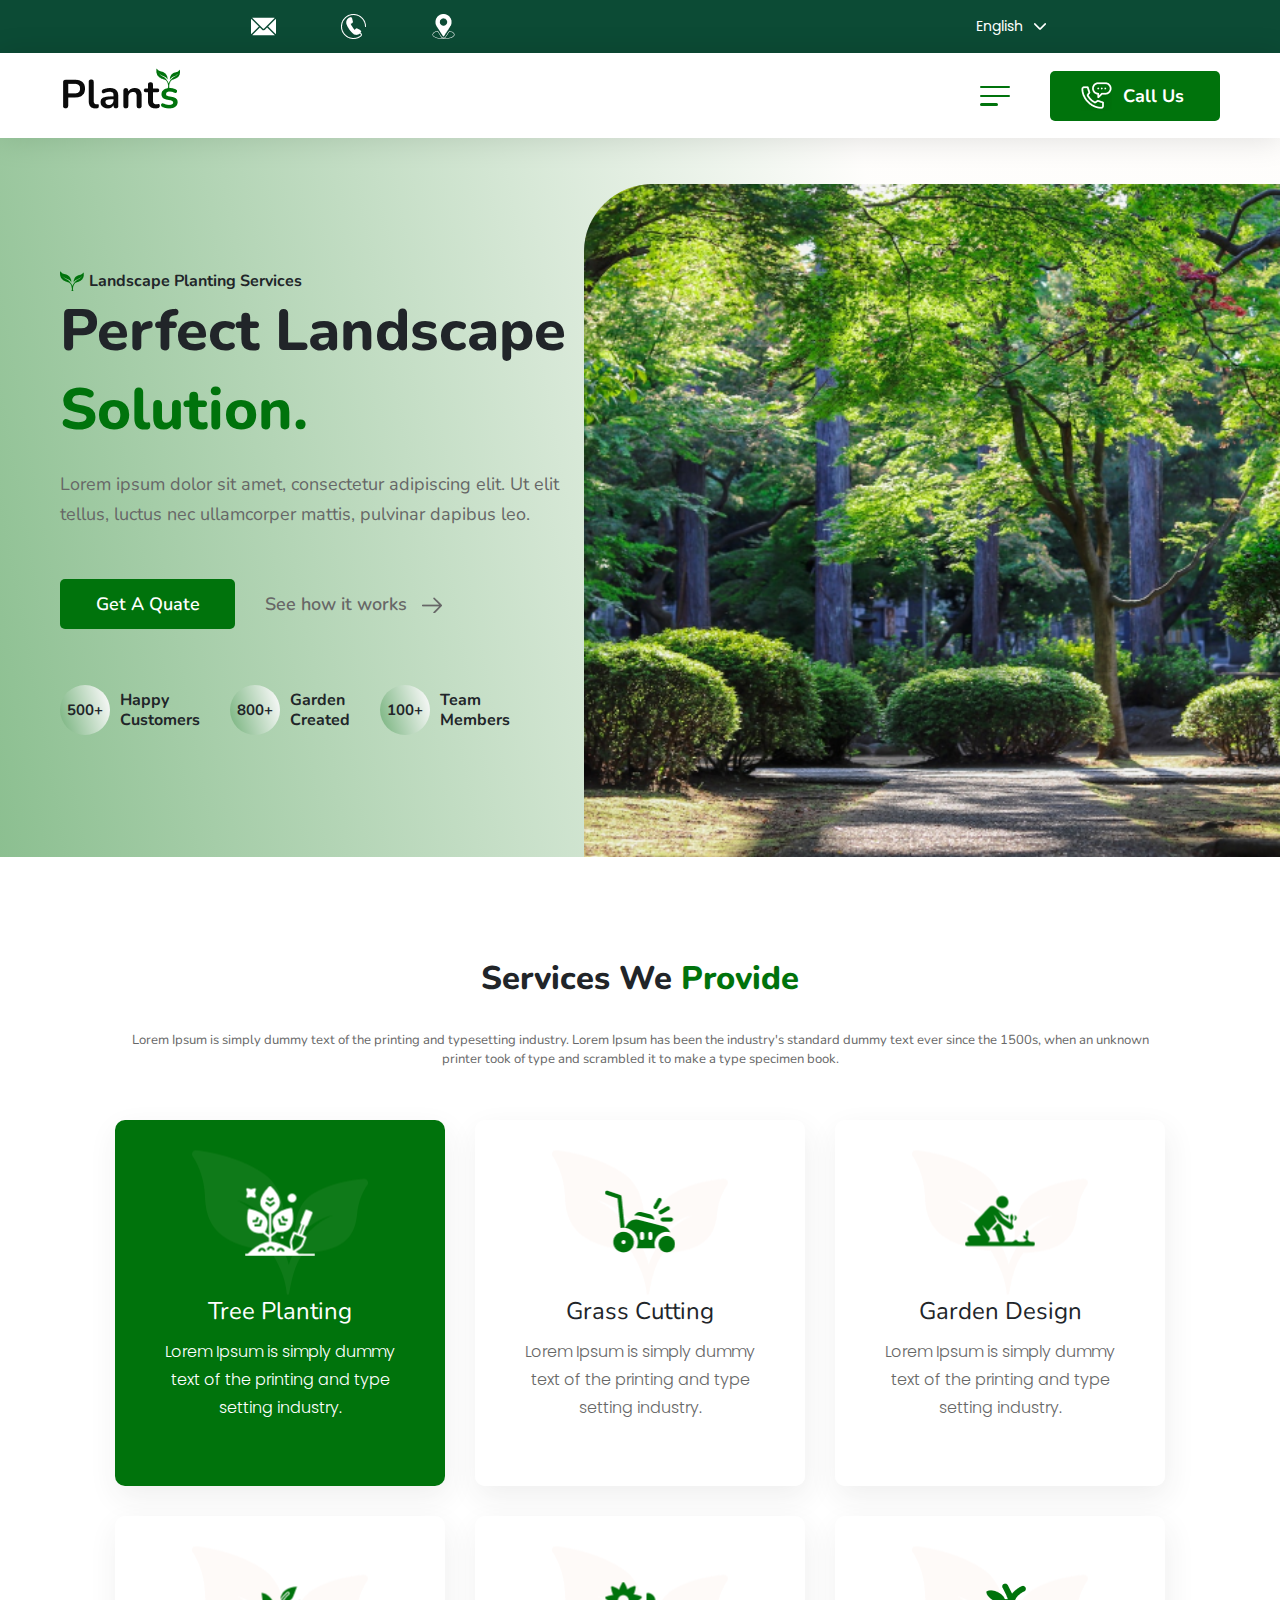
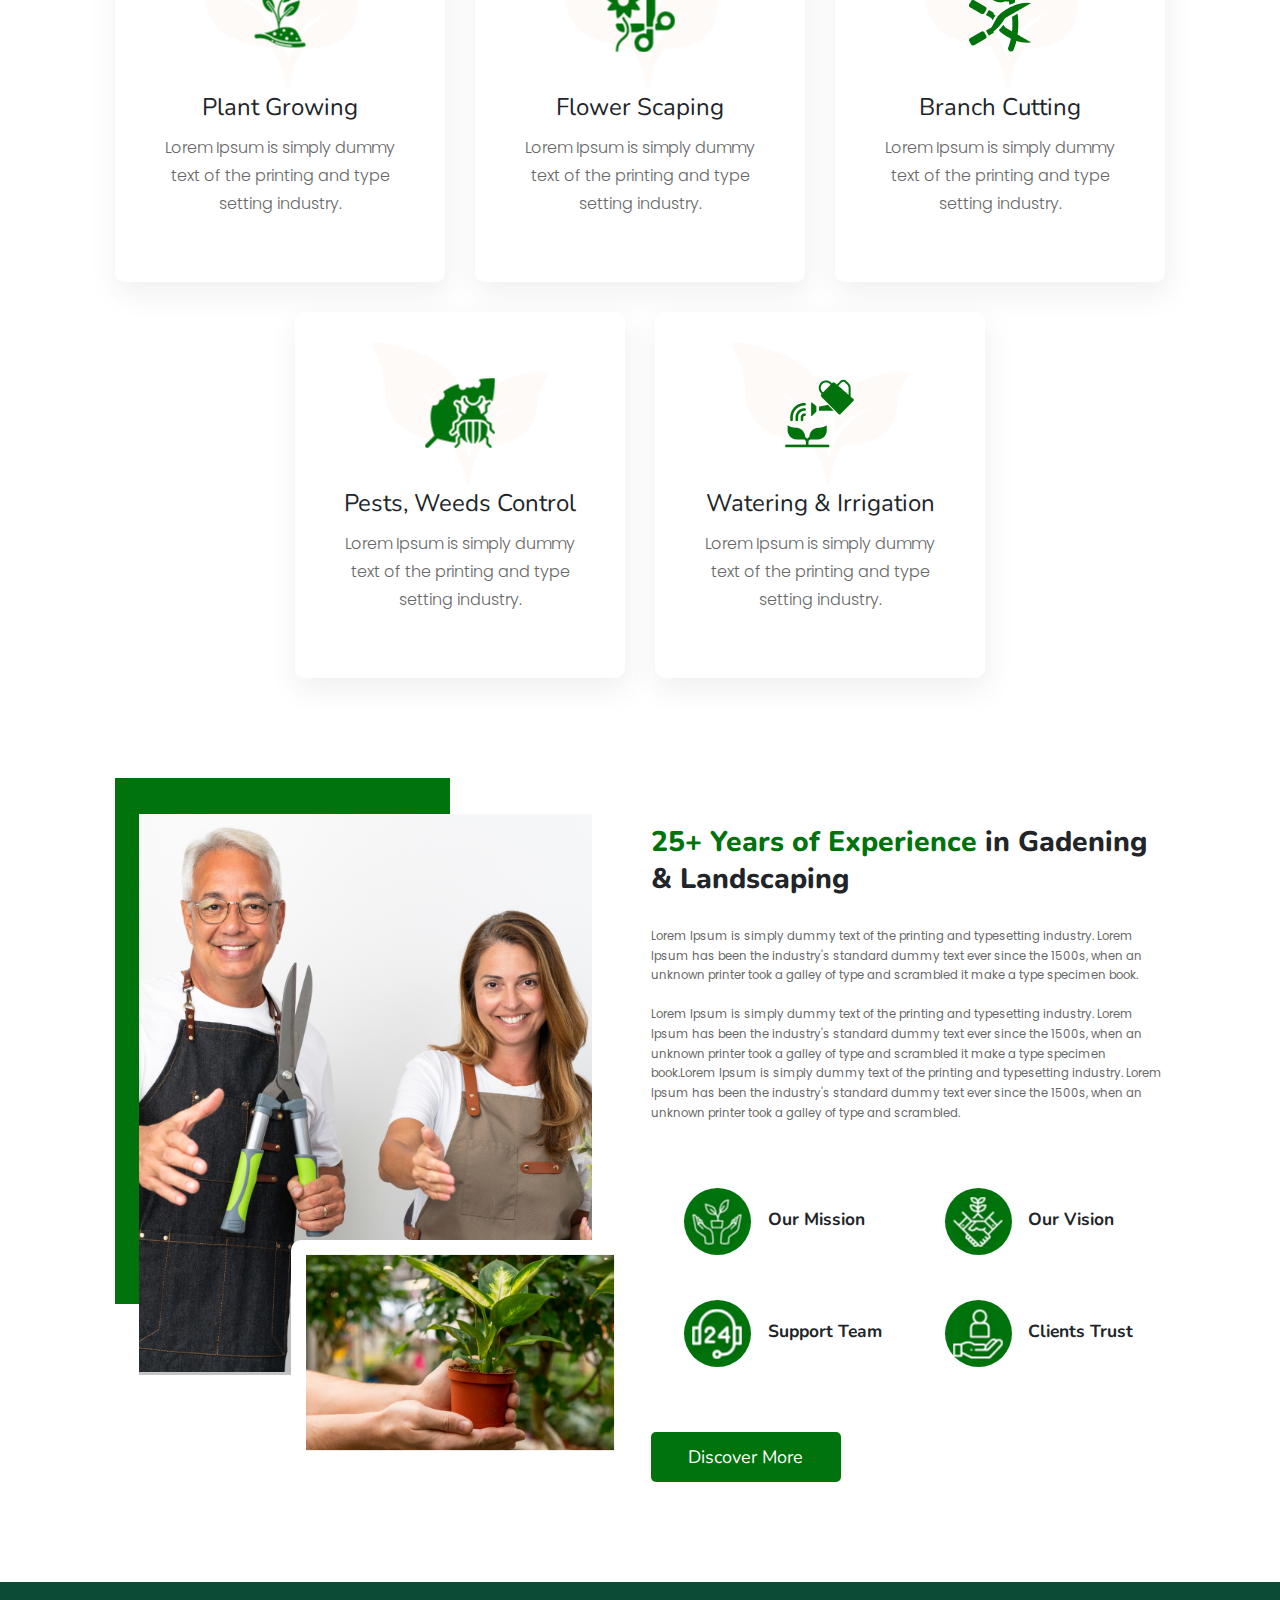
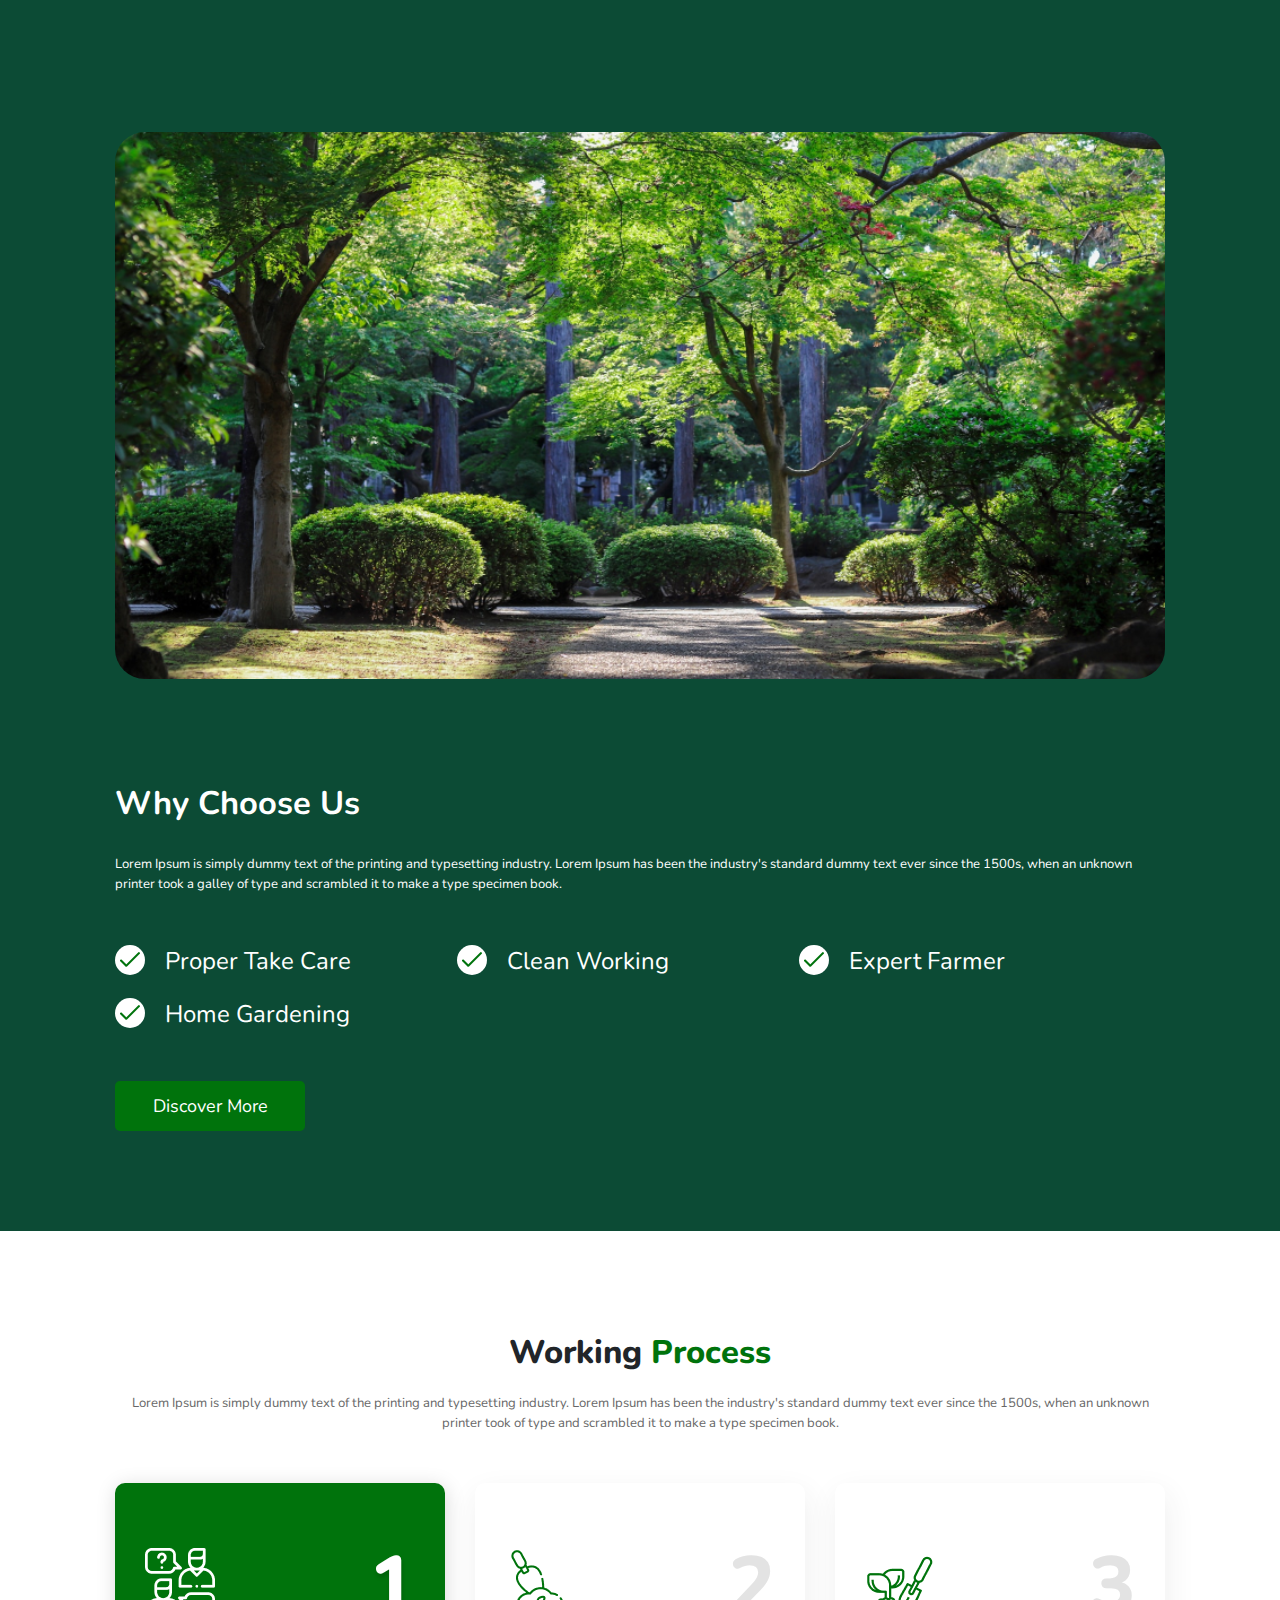
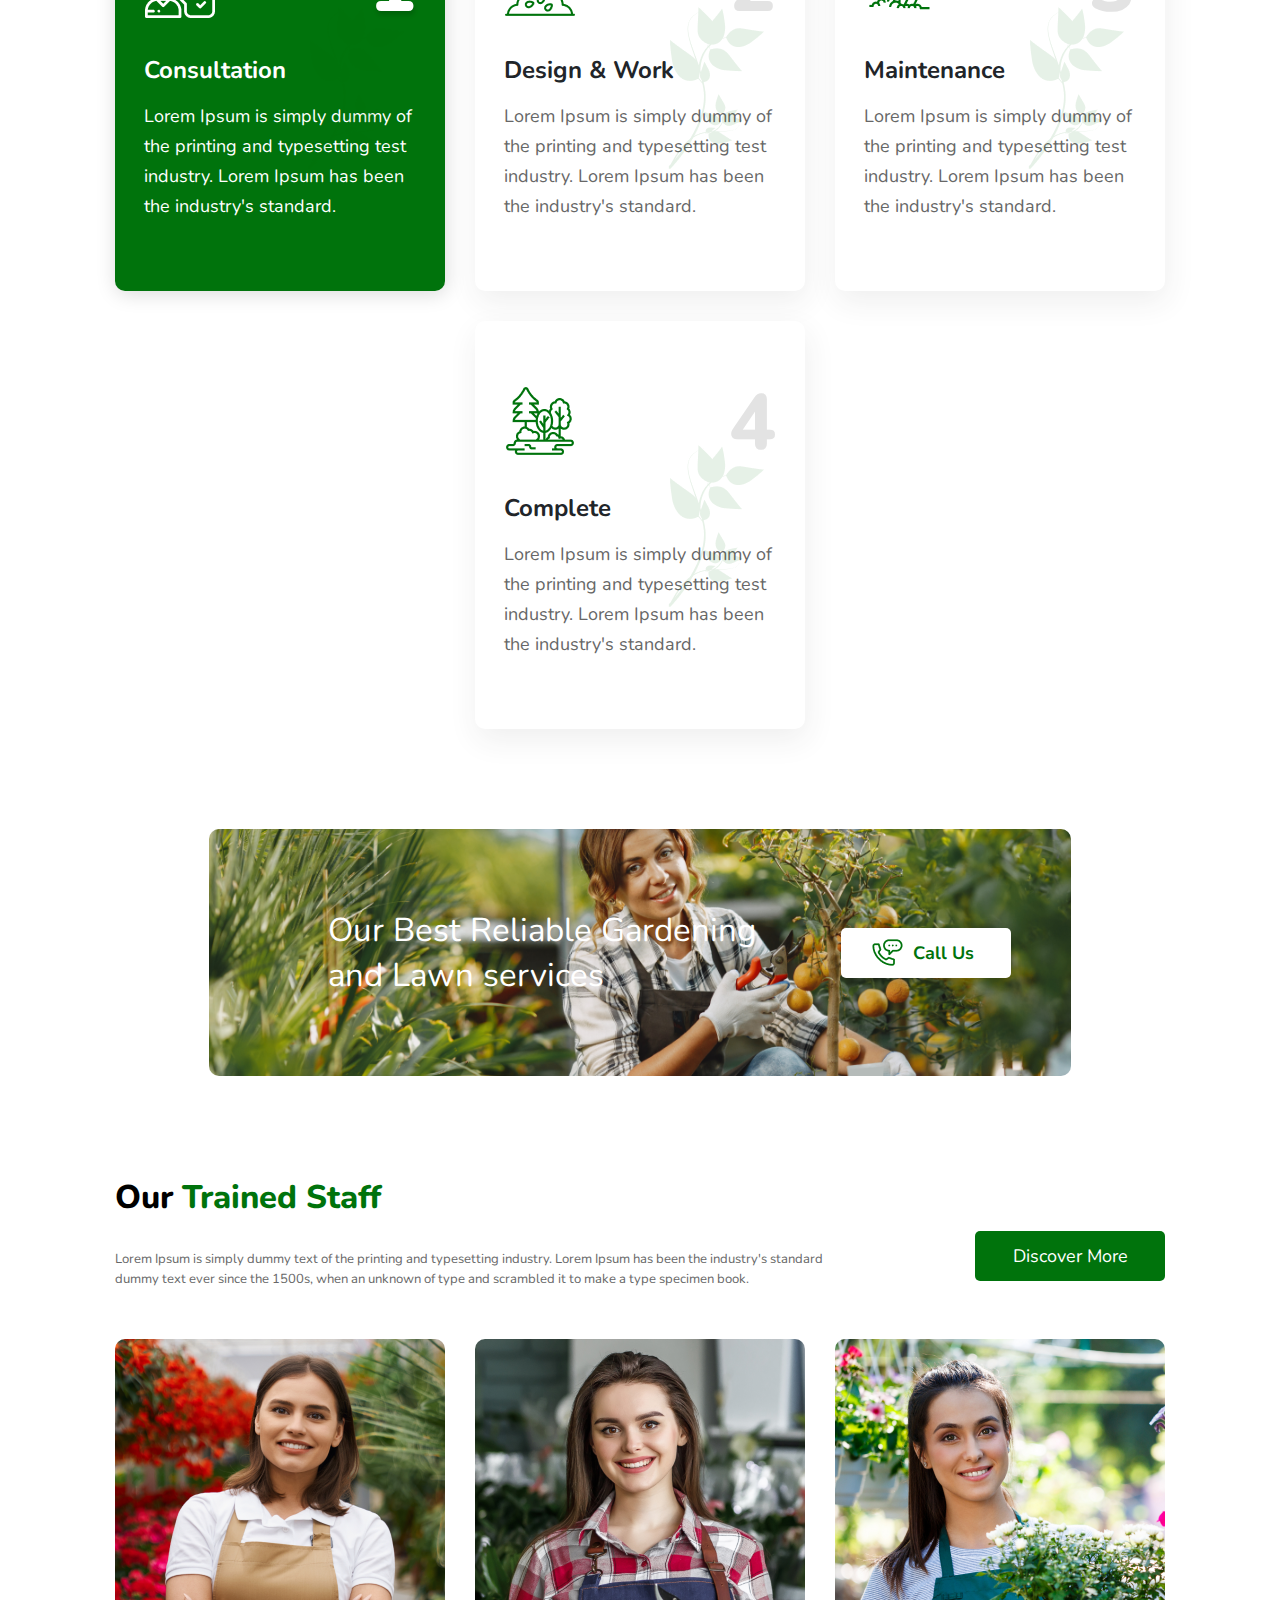
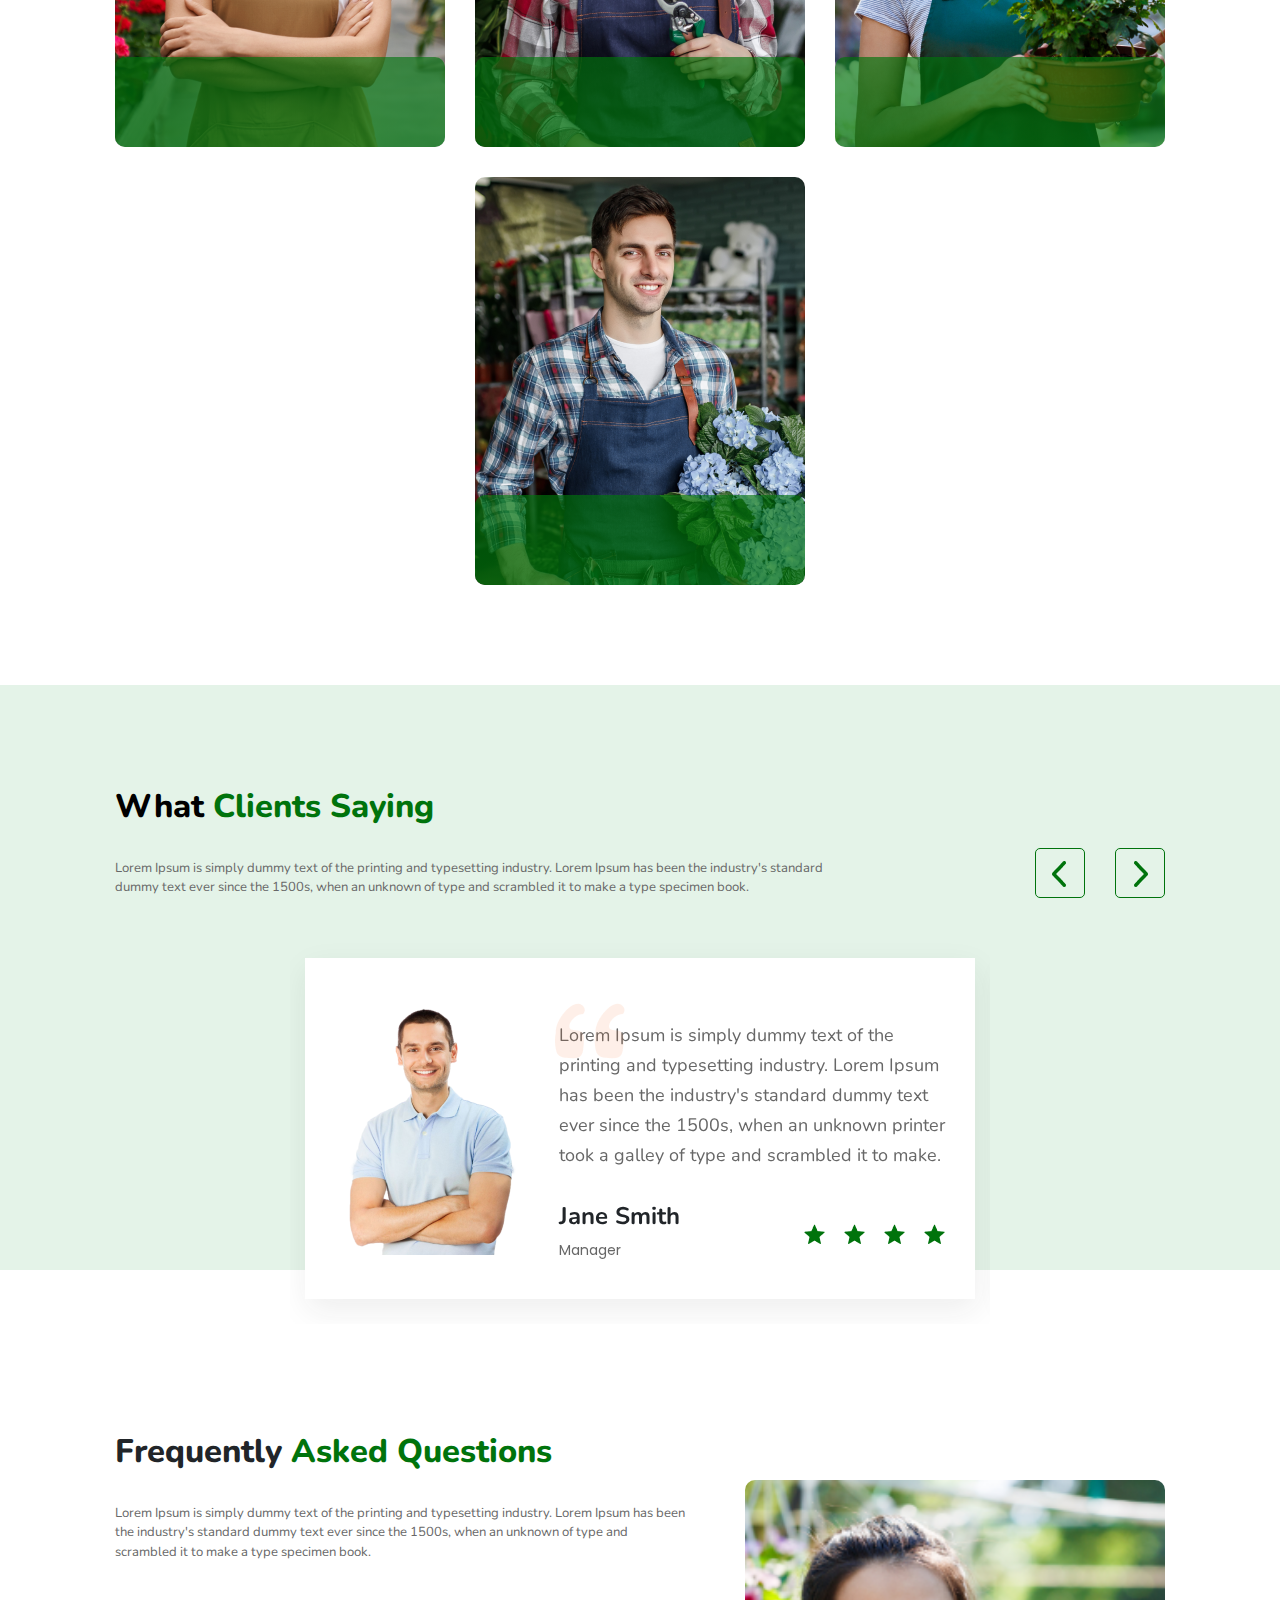
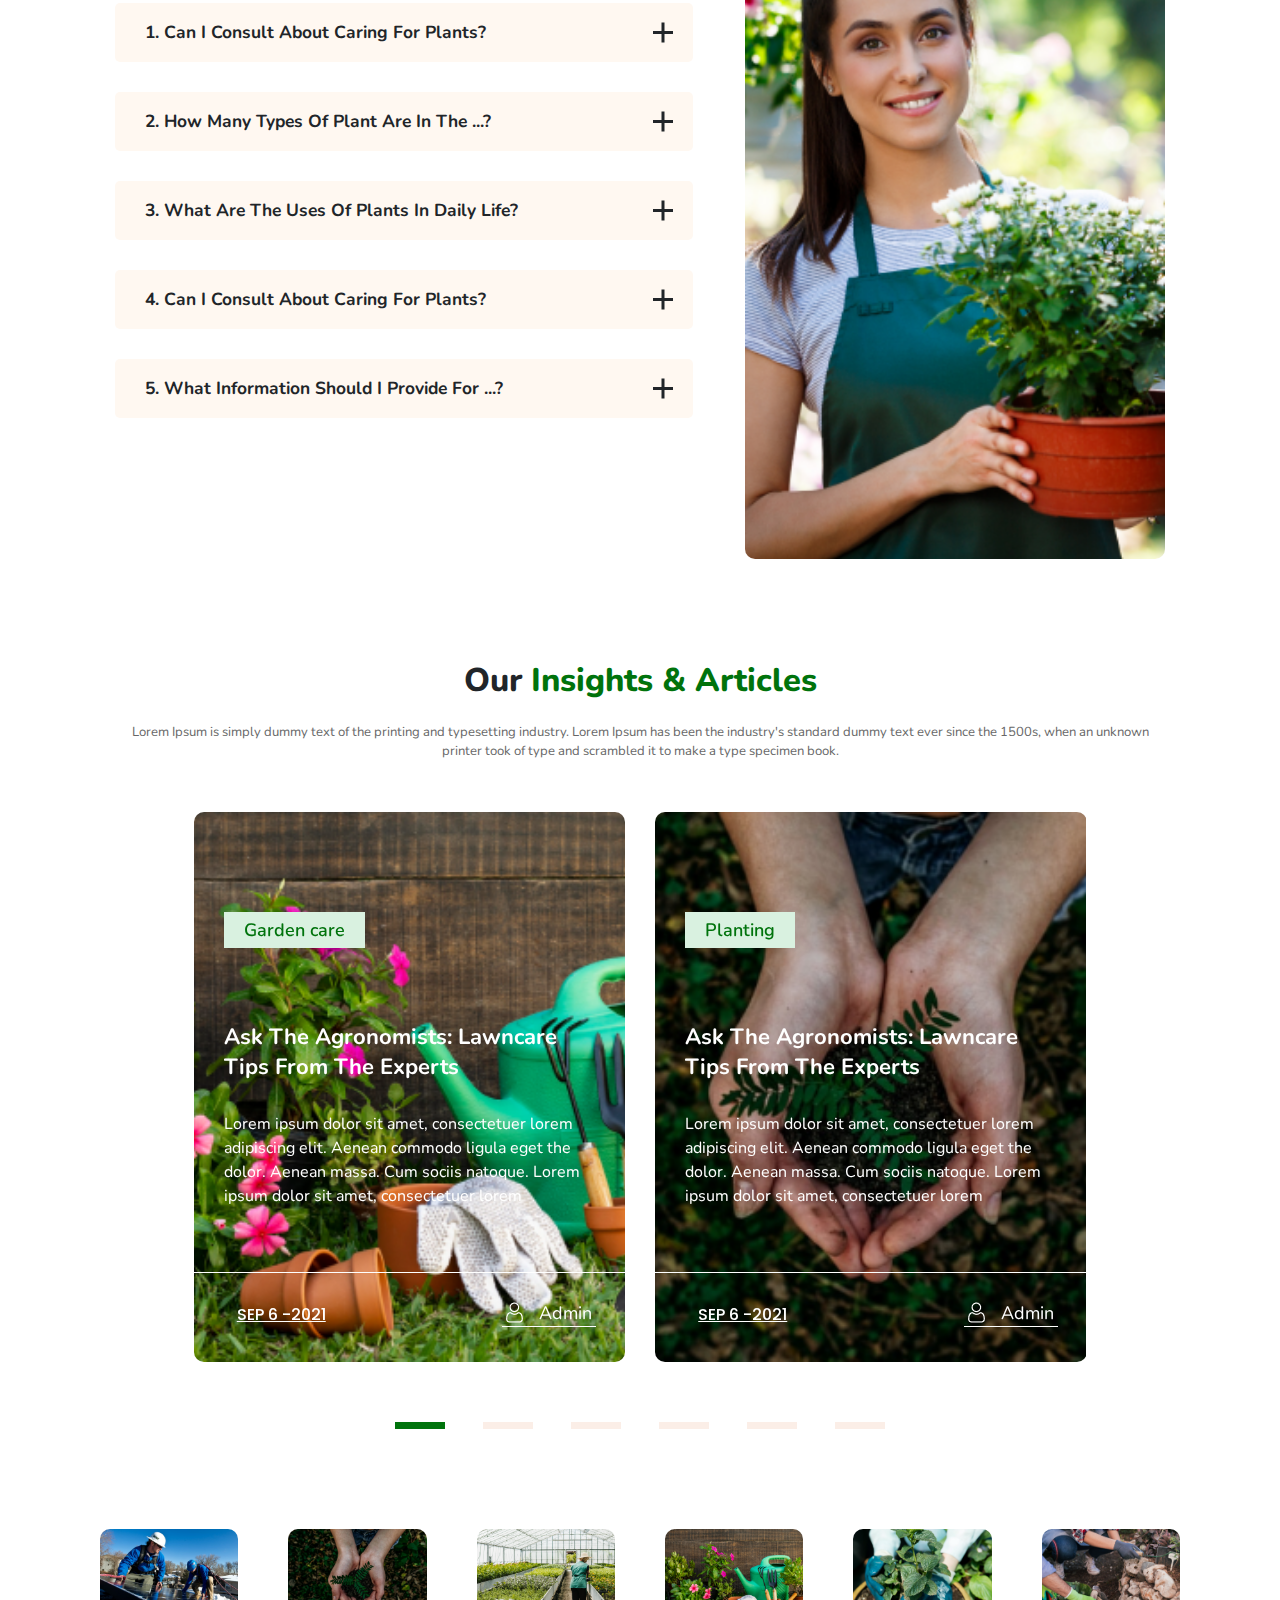
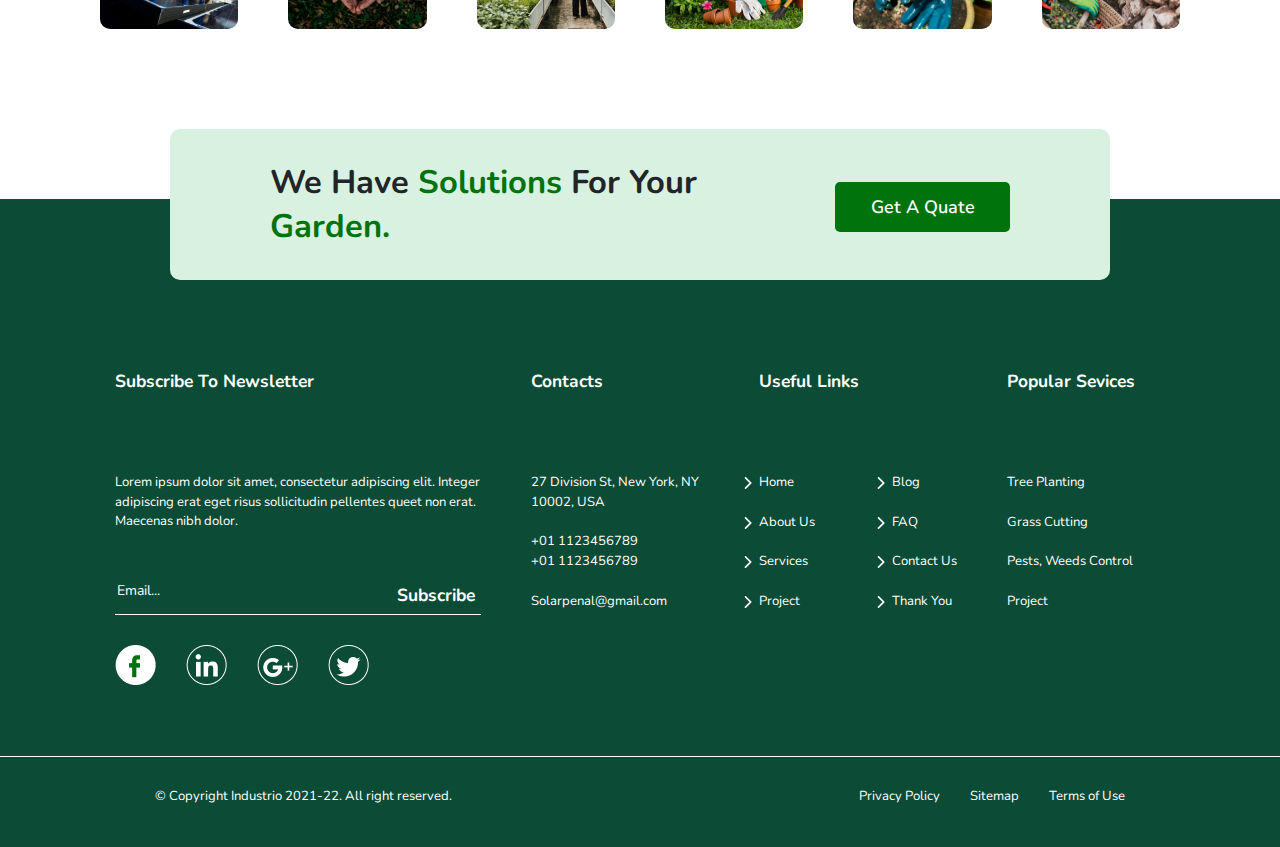
<file: index.html>
<!DOCTYPE html>
<html lang="en">
<head>
    <meta charset="UTF-8">
    <meta http-equiv="X-UA-Compatible" content="IE=edge">
    <meta name="viewport" content="width=device-width, initial-scale=1.0">
    <title>Home</title>
    <link rel="stylesheet" href="https://cdn.jsdelivr.net/npm/swiper@8/swiper-bundle.min.css"/>
    <link rel="stylesheet" href="home-page/style.css">
    <link rel="stylesheet" href="additionals/reset.css">
</head>
<body>
    
    <header class="header">
        <nav class="inform">
            <div class="container-inform">
                <div class="email"><div class="img-header-contacts-email"></div><span class="element-header-text" id="header-contacts-1">Email: Plantingservice@7oroof.com</span></div>
                <div class="number"><div class="img-header-contacts-number"></div><span class="element-header-text" id="header-contacts-2">+01 123456789</span></div>
                <div class="location"><div class="img-header-contacts-location"></div><span class="element-header-text" id="header-contacts-3">2072 Pinnickinick Street, WA 98370</span></div>
            </div>
            <div class="change-lang">
                <button class="change-lang-btn">English</button>
                <ul class="change-lang-list">
                    <li class="change-lang-item" data-value="Ukrainian">Ukrainian</li>
                    <li class="change-lang-item" data-value="French">French</li>
                    <li class="change-lang-item" data-value="Spanish">Spanish</li>
                </ul>
                <input type="text" name="change-lang" value="" class="change-lang-input">
            </div>
        </nav>
        <div class="container-logo-menu">
            <a href="index.html" class="logo"><img src="assets/home-page-02/LOGO.png" alt="Plants-logo"></a>
            <div class="container-menu-btn">
                <div class="container-scroll-mobile-menu">
                    <div class="menu">
                        <ul>
                            <li class="submenu">
                                <a href="index.html">Home</a>
                                <p></p>
                            </li>
                            <li class="submenu hoverMenu">
                                <a>Company</a>
                                <p></p>
                                <ul class="submenu-2">
                                    <li>
                                        <a href="about-us/about.html">About Us</a>
                                    </li>
                                    <li>
                                        <a href="#">Thank you</a>
                                    </li>
                                    <li>
                                        <a href="#">Terms & Conditions</a>
                                    </li>
                                    <li>
                                        <a href="#">Privacy Policy</a>
                                    </li>
                                    <li>
                                        <a href="#">Site Map</a>
                                    </li>
                                    <li>
                                        <a href="#">Disclaimer</a>
                                    </li>
                                    <li>
                                        <a href="#">404 Error</a>
                                    </li>
                                </ul>
                            </li>
                            <li class="submenu hoverMenu">
                                <a>More</a>
                                <p></p>
                                <ul class="submenu-6">
                                    <li class="sub-submenu">
                                        <a href="projects/projects.html">Project</a>
                                        <ul class="sub-submenu-1">
                                            <li>
                                                <a href="./projects/project-details.html">Project details</a>
                                            </li>
                                        </ul>
                                    </li>
                                    <li class="sub-submenu">
                                        <a href="#">Blog</a>
                                        <ul class="sub-submenu-2">
                                            <li>
                                                <a href="#">Blog details</a>
                                            </li>
                                        </ul>
                                    </li>
                                    <li>
                                        <a href="contact-us/contact.html">Contact</a>
                                    </li>
                                </ul>
                            </li>
                            <li class="submenu hoverMenu">
                                <a>Services</a>
                                <p></p>
                                <ul class="submenu-3">
                                    <li>
                                        <a href="services/service.html">Service</a>
                                    </li>
                                    <li>
                                        <a href="services/service-details.html">Service details</a>
                                    </li>
                                </ul>
                            </li>
                            <li class="submenu hoverMenu">
                                <a>Project</a>
                                <p></p>
                                <ul class="submenu-4">
                                    <li>
                                        <a href="projects/projects.html">Project</a>
                                    </li>
                                    <li>
                                        <a href="projects/project-details.html">Project Details</a>
                                    </li>
                                </ul>
                            </li>
                            <li class="submenu hoverMenu">
                                <a>Blog</a>
                                <p></p>
                                <ul class="submenu-5">
                                    <li>
                                        <a href="#">Blog</a>
                                    </li>
                                    <li>
                                        <a href="#">Blog details</a>
                                    </li>
                                </ul>
                            </li>
                            <li class="menu-contacts-func"><a href="contact-us/contact.html">Contact</a></li>
                        </ul>
                        <div class="contacts-links-mobile-menu">
                            <div>
                                <a href="#" class="fb-mobile-menu"></a>
                                <a href="#" class="in-mobile-menu"></a>
                                <a href="#" class="gplus-mobile-menu"></a>
                                <a href="#" class="tw-mobile-menu"></a>
                            </div>
                            <div>
                                © Copyright Plant Store 2021-22. All right reserved.<br>Design by Themadbrains
                            </div>
                        </div>
                    </div>
                </div>
                <div class="hb-menu">
                    <span></span>
                </div>
                <div class="btn-call-us">
                    <button><i>Call Us</i></button>
                </div>
            </div>
        </div>
        <div class="container-big-inform">
            <div class="aside-img">
                <img src="assets/backgrounds/plents-mario.png" alt="197 x 278">
            </div>
            <div class="big-inform">
                <h4>landscape planting services</h4>
                <h2>Perfect Landscape <br><span>Solution.</span></h2>
                <p>Lorem ipsum dolor sit amet, consectetur adipiscing elit. Ut elit tellus, luctus nec ullamcorper mattis, pulvinar dapibus leo.</p>
                <div class="btn-link">
                    <button>Get A Quate</button>
                    <a href="#">See how it works</a>
                </div>
                <div class="container-that-was-done">
                    <div>
                        <div class="field">500+</div>
                        <p>Happy <br>Customers</p>
                        <p>Happy Customers</p>
                    </div>
                    <div>
                        <div class="field">800+</div>
                        <p>Garden <br>Created</p>
                        <p>Garden Created</p>
                    </div>
                    <div>
                        <div class="field">100+</div>
                        <p>Team <br>Members</p>
                        <p>Team Members</p>
                    </div>
                </div>
            </div>
            <div>
                <div class="aside-img-right">
                    <img src="assets/backgrounds/unsplash_o7BeB6LE04E.png" alt="1013 x 673">
                </div>
            </div>
        </div>
    </header>

    <main class="main">
        <div class="services">
            <h3>Services We <span>Provide</span></h3>
            <p>Lorem Ipsum is simply dummy text of the printing and typesetting industry. Lorem Ipsum has been the industry's standard dummy text ever since the 1500s, when an unknown printer took of type and scrambled it to make a type specimen book.</p>
            <div class="container-to-services-block">
                <div class="block-serv">
                    <div class="icon-descr-1"></div>
                    <h5>Tree Planting</h5>
                    <p>Lorem Ipsum is simply dummy text of the printing and type setting industry.</p>
                </div>
                <div class="block-serv">
                    <div class="icon-descr-2"></div>
                    <h5>Grass Cutting</h5>
                    <p>Lorem Ipsum is simply dummy text of the printing and type setting industry.</p>
                </div>
                <div class="block-serv">
                    <div class="icon-descr-3"></div>
                    <h5>Garden Design</h5>
                    <p>Lorem Ipsum is simply dummy text of the printing and type setting industry.</p>
                </div>
                <div class="block-serv">
                    <div class="icon-descr-4"></div>
                    <h5>Plant Growing</h5>
                    <p>Lorem Ipsum is simply dummy text of the printing and type setting industry.</p>
                </div>
                <div class="block-serv">
                    <div class="icon-descr-5"></div>
                    <h5>Flower Scaping</h5>
                    <p>Lorem Ipsum is simply dummy text of the printing and type setting industry.</p>
                </div>
                <div class="block-serv">
                    <div class="icon-descr-6"></div>
                    <h5>Branch cutting</h5>
                    <p>Lorem Ipsum is simply dummy text of the printing and type setting industry.</p>
                </div>
                <div class="block-serv">
                    <div class="icon-descr-7"></div>
                    <h5>Pests, Weeds Control</h5>
                    <p>Lorem Ipsum is simply dummy text of the printing and type setting industry.</p>
                </div>
                <div class="block-serv">
                    <div class="icon-descr-8"></div>
                    <h5>Watering & Irrigation</h5>
                    <p>Lorem Ipsum is simply dummy text of the printing and type setting industry.</p>
                </div>
            </div>
        </div>
        <div class="time-of-companys-existence-container">
            <div class="time-of-companys-existence">
                <div class="images">
                    <div></div>
                    <div class="img-compn-exstnc-1">
                        <img src="assets/backgrounds/middle-age-gardeners-holding-plant-scissors-isolated-white-background-shaking-hands-closing-good-deal 1.png" alt="601 x 741">
                    </div>
                    <div class="img-compn-exstnc-2">
                        <img src="assets/backgrounds/close-up-hands-holding-house-plant.png" alt="456 x 356">
                    </div>
                </div>
                <div class="about-our-exp">
                    <div class="descr-inf">
                        <h3><span>25+ Years of Experience</span> in Gadening & Landscaping</h3>
                        <p>
                            Lorem Ipsum is simply dummy text of the printing and typesetting industry. Lorem Ipsum has been the industry's standard dummy text ever since the 1500s, when an unknown printer took a galley of type and scrambled it make a type specimen book.
                            <br>
                            <br>
                            Lorem Ipsum is simply dummy text of the printing and typesetting industry. Lorem Ipsum has been the industry's standard dummy text ever since the 1500s, when an unknown printer took a galley of type and scrambled it make a type specimen book.Lorem Ipsum is simply dummy text of the printing and typesetting industry. Lorem Ipsum has been the industry's standard dummy text ever since the 1500s, when an unknown printer took a galley of type and scrambled.
                        </p>
                    </div>
                    <div class="container-our-goals-functions">
                        <div>
                            <a href="#">Our Mission</a>
                        </div>
                        <div>
                            <a href="#">Our Vision</a>
                        </div>
                        <div>
                            <a href="#">Support Team</a>
                        </div>
                        <div>
                            <a href="#">Clients Trust</a>
                        </div>
                    </div>
                    <div class="btn-more">
                        <button>Discover More</button>
                    </div>
                </div>
            </div>
        </div>
        <div class="why-choose-us">
            <div class="container-choose-us">
                <div>
                    <h3>Why Choose Us</h3>
                    <p>
                        Lorem Ipsum is simply dummy text of the printing and typesetting industry. Lorem Ipsum has been the industry's standard dummy text ever since the 1500s, when an unknown printer took a galley of type and scrambled it to make a type specimen book.
                    </p>
                </div>
                <div class="given-functs">
                    <div class="func-1">Proper Take Care</div>
                    <div class="func-2">Clean Working</div>
                    <div class="func-3">Expert Farmer</div>
                    <div class="func-4">Home Gardening</div>
                </div>
                <div class="btn-more">
                    <button>Discover More</button>
                </div>
            </div>
            <div class="container-image-choose-us">
                <div class="image-choose-us">
                    <img src="assets/backgrounds/unsplash_o7BeB6LE04E.png" alt="672 x 426">
                </div>
                
            </div>
        </div>
        <div class="working-process">
            <div class="descr-work-proc">
                <h3>Working <span>Process</span></h3>
                <p>
                    Lorem Ipsum is simply dummy text of the printing and typesetting industry. Lorem Ipsum has been the industry's
                    standard dummy text ever since the 1500s, when an unknown printer took of type and scrambled it to make a type
                    specimen book.
                </p>
            </div>
            <div class="blocks-work-proc">
                <div class="block-work-proc-1">
                    <div>1</div>
                    <h4>Consultation</h4>
                    <p>
                        Lorem Ipsum is simply dummy of the printing and typesetting test industry. Lorem Ipsum has been the industry's standard.
                    </p>
                </div>
                <div class="block-work-proc-2">
                    <div>2</div>
                    <h4>Design & Work</h4>
                    <p>
                        Lorem Ipsum is simply dummy of the printing and typesetting test industry. Lorem Ipsum has been the industry's standard.
                    </p>
                </div>
                <div class="block-work-proc-3">
                    <div>3</div>
                    <h4>Maintenance</h4>
                    <p>
                        Lorem Ipsum is simply dummy of the printing and typesetting test industry. Lorem Ipsum has been the industry's standard.
                    </p>
                </div>
                <div class="block-work-proc-4">
                    <div>4</div>
                    <h4>Complete </h4>
                    <p>
                        Lorem Ipsum is simply dummy of the printing and typesetting test industry. Lorem Ipsum has been the industry's standard.
                    </p>
                </div>
            </div>
        </div>
        <div class="img-propose-to-call">
            <div class="container-propose">
                <div class="img-propose">
                    <h4>Our Best Reliable Gardening<br>and Lawn services</h4>
                    <div class="btn-call-us white-color">
                        <button><i>Call Us</i></button>
                    </div>
                </div>
            </div>
        </div>
        <div class="trained-staff">
            <div class="descrb-btn-train-staff">
                <div class="descrb-train">
                    <h3>Our <span>Trained Staff</span></h3>
                    <p>
                        Lorem Ipsum is simply dummy text of the printing and typesetting industry. Lorem Ipsum has been the industry's standard dummy text ever since the 1500s, when an unknown of type and scrambled it to make a type specimen book.
                    </p>
                </div>
                <div class="btn-more">
                    <button>Discover More</button>
                </div>
            </div>
            <div class="slider-train-container">
                <div class="slider-train swiper">
                    <div class="blocks-train-staff swiper-wrapper">
                        <div class="block-personal-1 swiper-slide">
                            <div class="inner-block-1">
                                <h4>Doris Jordan</h4>
                                <p>Design Expert</p>
                                <div class="links-member-of-pers">
                                    <a href="#"></a>
                                    <a href="#"></a>
                                    <a href="#"></a>
                                    <a href="#"></a>
                                    <a href="#"></a>
                                </div>
                            </div>
                        </div>
                        <div class="block-personal-2 swiper-slide">
                            <div class="inner-block-2">
                                <h4>Doris Jordan</h4>
                                <p>Design Expert</p>
                                <div class="links-member-of-pers">
                                    <a href="#"></a>
                                    <a href="#"></a>
                                    <a href="#"></a>
                                    <a href="#"></a>
                                    <a href="#"></a>
                                </div>
                            </div>
                        </div>
                        <div class="block-personal-3 swiper-slide">
                            <div class="inner-block-3">
                                <h4>Doris Jordan</h4>
                                <p>Design Expert</p>
                                <div class="links-member-of-pers">
                                    <a href="#"></a>
                                    <a href="#"></a>
                                    <a href="#"></a>
                                    <a href="#"></a>
                                    <a href="#"></a>
                                </div>
                            </div>
                        </div>
                        <div class="block-personal-4 swiper-slide">
                            <div class="inner-block-4">
                                <h4>Doris Jordan</h4>
                                <p>Design Expert</p>
                                <div class="links-member-of-pers">
                                    <a href="#"></a>
                                    <a href="#"></a>
                                    <a href="#"></a>
                                    <a href="#"></a>
                                    <a href="#"></a>
                                </div>
                            </div>
                        </div>
                    </div>
                    <div class="slider-switchers swiper-pagination">
                        <div class="slider-switch-1"></div>
                        <div class="slider-switch-2"></div>
                        <div class="slider-switch-3"></div>
                        <div class="slider-switch-4"></div>
                        <div class="slider-switch-5"></div>
                    </div>
                </div>
            </div>
            
        </div>
        <div class="customer-feedback">
            <div class="cust-feedb-descr-btn">
                <div class="cust-feedb-descr">
                    <h3>What <span>Clients Saying</span></h3>
                    <p>
                        Lorem Ipsum is simply dummy text of the printing and typesetting industry. Lorem Ipsum has been the industry's standard dummy text ever since the 1500s, when an unknown of type and scrambled it to make a type specimen book.
                    </p>
                </div>
                <div class="btns-slider">
                    <div class="prev"></div>
                    <div class="next"></div>
                </div>
            </div>
            <div class="container-slider">
                <div class="slider-1 swiper">
                    <div class="slider-line swiper-wrapper">
                        <div class="slide swiper-slide">
                            <div class="container-details-slide">
                                <div class="img-slide">
                                    <img src="assets/backgrounds/client.png" alt="193 x 276">
                                </div>
                                <div class="inform-slide">
                                    <p>
                                        Lorem Ipsum is simply dummy text of the printing and typesetting industry. Lorem Ipsum has been the industry's standard dummy text ever since the 1500s, when an unknown printer took a galley of type and scrambled it to make.
                                    </p>
                                    <div class="name-rating">
                                        <div class="name-position">
                                            <h4>Jane Smith</h4>
                                            <p>Manager</p>
                                        </div>
                                        <div class="rating">
                                            <div class="star"></div>
                                            <div class="star"></div>
                                            <div class="star"></div>
                                            <div class="star"></div>
                                        </div>
                                    </div>
                                </div>
                            </div>
                        </div>
                        <div class="slide swiper-slide">
                            <div class="container-details-slide">
                                <div class="img-slide">
                                    <img src="assets/backgrounds/client2.png"" alt="193 x 276">
                                </div>
                                <div class="inform-slide">
                                    <p>
                                        Lorem Ipsum is simply dummy text of the printing and typesetting industry. Lorem Ipsum has been the industry's standard dummy text ever since the 1500s, when an unknown printer took a galley of type and scrambled it to make.
                                    </p>
                                    <div class="name-rating">
                                        <div class="name-position">
                                            <h4>Jane Smith</h4>
                                            <p>Manager</p>
                                        </div>
                                        <div class="rating">
                                            <div class="star"></div>
                                            <div class="star"></div>
                                            <div class="star"></div>
                                            <div class="star"></div>
                                        </div>
                                    </div>
                                </div>
                            </div>
                        </div>
                        <div class="slide swiper-slide">
                            <div class="container-details-slide">
                                <div class="img-slide">
                                    <img src="assets/backgrounds/client.png"" alt="193 x 276">
                                </div>
                                <div class="inform-slide">
                                    <p>
                                        Lorem Ipsum is simply dummy text of the printing and typesetting industry. Lorem Ipsum has been the industry's standard dummy text ever since the 1500s, when an unknown printer took a galley of type and scrambled it to make.
                                    </p>
                                    <div class="name-rating">
                                        <div class="name-position">
                                            <h4>Jane Smith</h4>
                                            <p>Manager</p>
                                        </div>
                                        <div class="rating">
                                            <div class="star"></div>
                                            <div class="star"></div>
                                            <div class="star"></div>
                                            <div class="star"></div>
                                        </div>
                                    </div>
                                </div>
                            </div>
                        </div>
                        <div class="slide swiper-slide">
                            <div class="container-details-slide">
                                <div class="img-slide">
                                    <img src="assets/backgrounds/client2.png"" alt="193 x 276">
                                </div>
                                <div class="inform-slide">
                                    <p>
                                        Lorem Ipsum is simply dummy text of the printing and typesetting industry. Lorem Ipsum has been the industry's standard dummy text ever since the 1500s, when an unknown printer took a galley of type and scrambled it to make.
                                    </p>
                                    <div class="name-rating">
                                        <div class="name-position">
                                            <h4>Jane Smith</h4>
                                            <p>Manager</p>
                                        </div>
                                        <div class="rating">
                                            <div class="star"></div>
                                            <div class="star"></div>
                                            <div class="star"></div>
                                            <div class="star"></div>
                                        </div>
                                    </div>
                                </div>
                            </div>
                        </div>
                        <div class="slide swiper-slide">
                            <div class="container-details-slide">
                                <div class="img-slide">
                                    <img src="assets/backgrounds/client.png"" alt="193 x 276">
                                </div>
                                <div class="inform-slide">
                                    <p>
                                        Lorem Ipsum is simply dummy text of the printing and typesetting industry. Lorem Ipsum has been the industry's standard dummy text ever since the 1500s, when an unknown printer took a galley of type and scrambled it to make.
                                    </p>
                                    <div class="name-rating">
                                        <div class="name-position">
                                            <h4>Jane Smith</h4>
                                            <p>Manager</p>
                                        </div>
                                        <div class="rating">
                                            <div class="star"></div>
                                            <div class="star"></div>
                                            <div class="star"></div>
                                            <div class="star"></div>
                                        </div>
                                    </div>
                                </div>
                            </div>
                        </div>
                        <div class="slide swiper-slide">
                            <div class="container-details-slide">
                                <div class="img-slide">
                                    <img src="assets/backgrounds/client2.png"" alt="193 x 276">
                                </div>
                                <div class="inform-slide">
                                    <p>
                                        Lorem Ipsum is simply dummy text of the printing and typesetting industry. Lorem Ipsum has been the industry's standard dummy text ever since the 1500s, when an unknown printer took a galley of type and scrambled it to make.
                                    </p>
                                    <div class="name-rating">
                                        <div class="name-position">
                                            <h4>Jane Smith</h4>
                                            <p>Manager</p>
                                        </div>
                                        <div class="rating">
                                            <div class="star"></div>
                                            <div class="star"></div>
                                            <div class="star"></div>
                                            <div class="star"></div>
                                        </div>
                                    </div>
                                </div>
                            </div>
                        </div>
                    </div>
                </div>
            </div>
        </div>
        <div class="faq">
            <div class="faq-details">
                <div class="title-decrb-faq">
                    <h3>Frequently <span>Asked Questions</span></h3>
                    <p>
                        Lorem Ipsum is simply dummy text of the printing and typesetting industry. Lorem Ipsum has been the industry's standard dummy text ever since the 1500s, when an unknown of type and scrambled it to make a type specimen book.
                    </p>
                </div>
                <div class="faq-descrb">
                    <div class="quest-answ">
                        <div class="accordion-trigger">
                            <h4><i>1. Can i consult about caring for Plants?</i></h4>
                            <div class="plus">
                                <span></span>
                                <span></span>
                            </div>
                        </div>
                        <div class="faq-detail">
                            Lorem ipsum dolor sit amet, consectetur adipiscing elit. Integer adipiscing erat eget risus sollicitudin pellentes queet non erat. Maecenas nibh dolor, malesuada et bibendum a, sagittis accumsan ipsum. Pellentesque ultrices ultrices sapien, nec tincidunt nunc posuere ut. Lorem ipsum dolor sit amet, consectetur adipiscing elit. Name ultrices scelerisque tristique dolor vitae tincidunt. Aenean quis massa uada mi elementum elementum. Nec sapien convallis vulputate rhoncus vel dui.
                        </div>
                    </div>
                    <div class="quest-answ">
                        <div class="accordion-trigger">
                            <h4><i>2. How many types of plant are in the ...?</i></h4>
                            <div class="plus">
                                <span></span>
                                <span></span>
                            </div>
                        </div>
                        <div class="faq-detail">
                            Lorem ipsum dolor sit amet, consectetur adipiscing elit. Integer adipiscing erat eget risus sollicitudin pellentes queet non erat. Maecenas nibh dolor, malesuada et bibendum a, sagittis accumsan ipsum. Pellentesque ultrices ultrices sapien, nec tincidunt nunc posuere ut. Lorem ipsum dolor sit amet, consectetur adipiscing elit. Name ultrices scelerisque tristique dolor vitae tincidunt. Aenean quis massa uada mi elementum elementum. Nec sapien convallis vulputate rhoncus vel dui.
                        </div>
                    </div>
                    <div class="quest-answ">
                        <div class="accordion-trigger">
                            <h4><i>3. What are the uses of plants in daily life?</i></h4>
                            <div class="plus">
                                <span></span>
                                <span></span>
                            </div>
                        </div>
                        <div class="faq-detail">
                            Lorem ipsum dolor sit amet, consectetur adipiscing elit. Integer adipiscing erat eget risus sollicitudin pellentes queet non erat. Maecenas nibh dolor, malesuada et bibendum a, sagittis accumsan ipsum. Pellentesque ultrices ultrices sapien, nec tincidunt nunc posuere ut. Lorem ipsum dolor sit amet, consectetur adipiscing elit. Name ultrices scelerisque tristique dolor vitae tincidunt. Aenean quis massa
                            uada mi elementum elementum. Nec sapien convallis vulputate rhoncus vel dui.
                        </div>
                    </div>
                    <div class="quest-answ">
                        <div class="accordion-trigger">
                            <h4><i>4. Can i consult about caring for Plants?</i></h4>
                            <div class="plus">
                                <span></span>
                                <span></span>
                            </div>
                        </div>
                        <div class="faq-detail">
                            Lorem ipsum dolor sit amet, consectetur adipiscing elit. Integer adipiscing erat eget risus sollicitudin pellentes queet non erat. Maecenas nibh dolor, malesuada et bibendum a, sagittis accumsan ipsum. Pellentesque ultrices ultrices sapien, nec tincidunt nunc posuere ut. Lorem ipsum dolor sit amet, consectetur adipiscing elit. Name ultrices scelerisque tristique dolor vitae tincidunt. Aenean quis massa uada mi elementum elementum. Nec sapien convallis vulputate rhoncus vel dui.
                        </div>
                    </div>
                    <div class="quest-answ">
                        <div class="accordion-trigger">
                            <h4><i>5. What Information should i provide for ...?</i></h4>
                            <div class="plus">
                                <span></span>
                                <span></span>
                            </div>
                        </div>
                        <div class="faq-detail">
                            Lorem ipsum dolor sit amet, consectetur adipiscing elit. Integer adipiscing erat eget risus sollicitudin pellentes queet non erat. Maecenas nibh dolor, malesuada et bibendum a, sagittis accumsan ipsum. Pellentesque ultrices ultrices sapien, nec tincidunt nunc posuere ut. Lorem ipsum dolor sit amet, consectetur adipiscing elit. Name ultrices scelerisque tristique dolor vitae tincidunt. Aenean quis massa uada mi elementum elementum. Nec sapien convallis vulputate rhoncus vel dui.
                        </div>
                    </div>
                </div>
            </div>
            <div class="img-faq">
                <img src="assets/backgrounds/young-beautiful-florist-posing-smiling-among-flowers.png" alt="guy-with-instr">
            </div>
        </div>
        <div class="insights-articles">
            <div class="descp-our-artcs-ingts">
                <h3>Our <span>Insights & Articles</span></h3>
                <p>
                    Lorem Ipsum is simply dummy text of the printing and typesetting industry. Lorem Ipsum has been the industry's standard dummy text ever since the 1500s, when an unknown printer took of type and scrambled it to make a type specimen book.
                </p>
            </div>
            <div class="slider-2 swiper">
                <div class="slider-2-line swiper-wrapper">
                    <div class="slide-2-1 swiper-slide">
                        <div class="container-for-shadow hover">
                            <div class="chapter">Garden care</div>
                            <div class="container-inform">
                                <div class="container-for-hide">
                                    <a href="#">Ask The Agronomists: Lawncare Tips From The Experts</a>
                                    <p>
                                        Lorem ipsum dolor sit amet, consectetuer lorem adipiscing elit. Aenean commodo ligula eget the dolor. Aenean massa. Cum sociis natoque. Lorem ipsum dolor sit amet, consectetuer lorem adipiscing elit. Aenean commodo ligula eget the dolor. Aenean massa. Cum sociis natoque
                                    </p>
                                </div>
                            </div>
                            <div class="writer-inform">
                                <div class="date">Sep 6 -2021</div>
                                <div class="writer">Admin</div>
                            </div>
                        </div>
                    </div>
                    <div class="slide-2-2 swiper-slide">
                        <div class="container-for-shadow hover">
                            <div class="chapter">Planting</div>
                            <div class="container-inform">
                                <div class="container-for-hide">
                                    <a href="#">Ask The Agronomists: Lawncare Tips From The Experts</a>
                                    <p>
                                        Lorem ipsum dolor sit amet, consectetuer lorem adipiscing elit. Aenean commodo ligula eget the dolor. Aenean massa. Cum sociis natoque. Lorem ipsum dolor sit amet, consectetuer lorem adipiscing elit. Aenean commodo ligula eget the dolor. Aenean massa. Cum sociis natoque
                                    </p>
                                </div>
                            </div>
                            <div class="writer-inform">
                                <div class="date">Sep 6 -2021</div>
                                <div class="writer">Admin</div>
                            </div>
                        </div>
                    </div>
                    <div class="slide-2-3 swiper-slide">
                        <div class="container-for-shadow hover">
                            <div class="chapter">Garden care</div>
                            <div class="container-inform">
                                <div class="container-for-hide">
                                    <a href="#">Ask The Agronomists: Lawncare Tips From The Experts</a>
                                    <p>
                                        Lorem ipsum dolor sit amet, consectetuer lorem adipiscing elit. Aenean commodo ligula eget the dolor. Aenean massa. Cum sociis natoque. Lorem ipsum dolor sit amet, consectetuer lorem adipiscing elit. Aenean commodo ligula eget the dolor. Aenean massa. Cum sociis natoque
                                    </p>
                                </div>
                            </div>
                            <div class="writer-inform">
                                <div class="date">Sep 6 -2021</div>
                                <div class="writer">Admin</div>
                            </div>
                        </div>
                    </div>
                    <div class="slide-2-4 swiper-slide">
                        <div class="container-for-shadow hover">
                            <div class="chapter">Garden care</div>
                            <div class="container-inform">
                                <div class="container-for-hide">
                                    <a href="#">Ask The Agronomists: Lawncare Tips From The Experts</a>
                                    <p>
                                        Lorem ipsum dolor sit amet, consectetuer lorem adipiscing elit. Aenean commodo ligula eget the dolor. Aenean massa. Cum sociis natoque. Lorem ipsum dolor sit amet, consectetuer lorem adipiscing elit. Aenean commodo ligula eget the dolor. Aenean massa. Cum sociis natoque
                                    </p>
                                </div>
                            </div>
                            <div class="writer-inform">
                                <div class="date">Sep 6 -2021</div>
                                <div class="writer">Admin</div>
                            </div>
                        </div>
                    </div>
                    <div class="slide-2-5 swiper-slide">
                        <div class="container-for-shadow hover">
                            <div class="chapter">Planting</div>
                            <div class="container-inform">
                                <div class="container-for-hide">
                                    <a href="#">Ask The Agronomists: Lawncare Tips From The Experts</a>
                                    <p>
                                        Lorem ipsum dolor sit amet, consectetuer lorem adipiscing elit. Aenean commodo ligula eget the dolor. Aenean massa. Cum sociis natoque. Lorem ipsum dolor sit amet, consectetuer lorem adipiscing elit. Aenean commodo ligula eget the dolor. Aenean massa. Cum sociis natoque
                                    </p>
                                </div>
                            </div>
                            <div class="writer-inform">
                                <div class="date">Sep 6 -2021</div>
                                <div class="writer">Admin</div>
                            </div>
                        </div>
                    </div>
                    <div class="slide-2-6 swiper-slide">
                        <div class="container-for-shadow hover">
                            <div class="chapter">Garden care</div>
                            <div class="container-inform">
                                <div class="container-for-hide">
                                    <a href="#">Ask The Agronomists: Lawncare Tips From The Experts</a>
                                    <p>
                                        Lorem ipsum dolor sit amet, consectetuer lorem adipiscing elit. Aenean commodo ligula eget the dolor. Aenean massa. Cum sociis natoque. Lorem ipsum dolor sit amet, consectetuer lorem adipiscing elit. Aenean commodo ligula eget the dolor. Aenean massa. Cum sociis natoque
                                    </p>
                                </div>
                            </div>
                            <div class="writer-inform">
                                <div class="date">Sep 6 -2021</div>
                                <div class="writer">Admin</div>
                            </div>
                        </div>
                    </div>
                    <div class="slide-2-7 swiper-slide">
                        <div class="container-for-shadow hover">
                            <div class="chapter">Garden care</div>
                            <div class="container-inform">
                                <div class="container-for-hide">
                                    <a href="#">Ask The Agronomists: Lawncare Tips From The Experts</a>
                                    <p>
                                        Lorem ipsum dolor sit amet, consectetuer lorem adipiscing elit. Aenean commodo ligula eget the dolor. Aenean massa. Cum sociis natoque. Lorem ipsum dolor sit amet, consectetuer lorem adipiscing elit. Aenean commodo ligula eget the dolor. Aenean massa. Cum sociis natoque
                                    </p>
                                </div>
                            </div>
                            <div class="writer-inform">
                                <div class="date">Sep 6 -2021</div>
                                <div class="writer">Admin</div>
                            </div>
                        </div>
                    </div>
                    <div class="slide-2-8 swiper-slide">
                        <div class="container-for-shadow hover">
                            <div class="chapter">Planting</div>
                            <div class="container-inform">
                                <div class="container-for-hide">
                                    <a href="#">Ask The Agronomists: Lawncare Tips From The Experts</a>
                                    <p>
                                        Lorem ipsum dolor sit amet, consectetuer lorem adipiscing elit. Aenean commodo ligula eget the dolor. Aenean massa. Cum sociis natoque. Lorem ipsum dolor sit amet, consectetuer lorem adipiscing elit. Aenean commodo ligula eget the dolor. Aenean massa. Cum sociis natoque
                                    </p>
                                </div>
                            </div>
                            <div class="writer-inform">
                                <div class="date">Sep 6 -2021</div>
                                <div class="writer">Admin</div>
                            </div>
                        </div>
                    </div>
                    <div class="slide-2-9 swiper-slide">
                        <div class="container-for-shadow hover">
                            <div class="chapter">Garden care</div>
                            <div class="container-inform">
                                <div class="container-for-hide">
                                    <a href="#">Ask The Agronomists: Lawncare Tips From The Experts</a>
                                    <p>
                                        Lorem ipsum dolor sit amet, consectetuer lorem adipiscing elit. Aenean commodo ligula eget the dolor. Aenean massa. Cum sociis natoque. Lorem ipsum dolor sit amet, consectetuer lorem adipiscing elit. Aenean commodo ligula eget the dolor. Aenean massa. Cum sociis natoque
                                    </p>
                                </div>
                            </div>
                            <div class="writer-inform">
                                <div class="date">Sep 6 -2021</div>
                                <div class="writer">Admin</div>
                            </div>
                        </div>
                    </div>
                    <div class="slide-2-10 swiper-slide">
                        <div class="container-for-shadow hover">
                            <div class="chapter">Garden care</div>
                            <div class="container-inform">
                                <div class="container-for-hide">
                                    <a href="#">Ask The Agronomists: Lawncare Tips From The Experts</a>
                                    <p>
                                        Lorem ipsum dolor sit amet, consectetuer lorem adipiscing elit. Aenean commodo ligula eget the dolor. Aenean massa. Cum sociis natoque. Lorem ipsum dolor sit amet, consectetuer lorem adipiscing elit. Aenean commodo ligula eget the dolor. Aenean massa. Cum sociis natoque
                                    </p>
                                </div>
                            </div>
                            <div class="writer-inform">
                                <div class="date">Sep 6 -2021</div>
                                <div class="writer">Admin</div>
                            </div>
                        </div>
                    </div>
                    <div class="slide-2-11 swiper-slide">
                        <div class="container-for-shadow hover">
                            <div class="chapter">Planting</div>
                            <div class="container-inform">
                                <div class="container-for-hide">
                                    <a href="#">Ask The Agronomists: Lawncare Tips From The Experts</a>
                                    <p>
                                        Lorem ipsum dolor sit amet, consectetuer lorem adipiscing elit. Aenean commodo ligula eget the dolor. Aenean massa. Cum sociis natoque. Lorem ipsum dolor sit amet, consectetuer lorem adipiscing elit. Aenean commodo ligula eget the dolor. Aenean massa. Cum sociis natoque
                                    </p>
                                </div>
                            </div>
                            <div class="writer-inform">
                                <div class="date">Sep 6 -2021</div>
                                <div class="writer">Admin</div>
                            </div>
                        </div>
                    </div>
                    <div class="slide-2-12 swiper-slide">
                        <div class="container-for-shadow hover">
                            <div class="chapter">Garden care</div>
                            <div class="container-inform">
                                <div class="container-for-hide">
                                    <a href="#">Ask The Agronomists: Lawncare Tips From The Experts</a>
                                    <p>
                                        Lorem ipsum dolor sit amet, consectetuer lorem adipiscing elit. Aenean commodo ligula eget the dolor. Aenean massa. Cum sociis natoque. Lorem ipsum dolor sit amet, consectetuer lorem adipiscing elit. Aenean commodo ligula eget the dolor. Aenean massa. Cum sociis natoque
                                    </p>
                                </div>
                            </div>
                            <div class="writer-inform">
                                <div class="date">Sep 6 -2021</div>
                                <div class="writer">Admin</div>
                            </div>
                        </div>
                    </div>
                </div>
                <div class="switch-lines swiper-pagination">
                    <div class="switch-1"></div>
                    <div class="switch-2"></div>
                    <div class="switch-3"></div>
                    <div class="switch-4"></div>
                </div>
            </div>
        </div>
    </main>

    <footer class="footer">
        <div class="img-mobile">
            <div><img src="assets/backgrounds/footer-img-Morris-mobile.png" alt=""></div>
            <div><img src="assets/backgrounds/footer-img-forest-mobile.png" alt=""></div>
        </div>
        <div class="footer-imgs">
            <div><img src="assets/backgrounds/workers.png" alt=""></div>
            <div><img src="assets/backgrounds/two-hands-keep-plant.png" alt=""></div>
            <div><img src="assets/backgrounds/garden.png" alt=""></div>
            <div><img src="assets/backgrounds/instr.png" alt=""></div>
            <div><img src="assets/backgrounds/plant-with-hands.png" alt=""></div>
            <div><img src="assets/backgrounds/choose-us.png" alt=""></div>
        </div>
        <div class="bottom-of-footer">
            <div class="solutions">
                <h4>We Have <span>Solutions</span> For Your <span>Garden.</span></h4>
                <div class="btn-link">
                    <button>Get A Quate</button>
                </div>
            </div>
            <div class="main-block-footer">
                <div class="main-inform-footer">
                    <div class="subscr">
                        <h5>Subscribe To Newsletter</h5>
                        <p>Lorem ipsum dolor sit amet, consectetur adipiscing elit. Integer adipiscing erat eget risus sollicitudin pellentes queet non erat. Maecenas nibh dolor.</p>
                        <form class="subsc-email" method="post">
                            <input class="form-field" type="email" id="Email" placeholder="Email..." required>
                            <button class="submit-form-email" type="submit">Subscribe</button>
                        </form>
                        <div class="links-social">
                            <a href="#" class="fb"></a>
                            <a href="#" class="ld"></a>
                            <a href="#" class="gp"></a>
                            <a href="#" class="tw"></a>
                        </div>
                    </div>
                    <div class="contacts">
                        <h5>Contacts</h5>
                        <p>27 Division St, New York, NY 10002, USA</p>
                        <p>+01 1123456789</p>
                        <p>+01 1123456789</p>
                        <p>Solarpenal@gmail.com</p>
                    </div>
                    <div class="useful-links">
                        <h5>Useful Links</h5>
                        <div class="container-useful-links">
                            <div>
                                <a href="">Home</a>
                                <a href="">About Us</a>
                                <a href="">Services</a>
                                <a href="">Project</a>
                            </div>
                            <div>
                                <a href="">Blog</a>
                                <a href="">FAQ</a>
                                <a href="">Contact Us</a>
                                <a href="">Thank You</a>
                            </div>
                        </div>
                    </div>
                    <div class="popular-services">
                        <h5>Popular Sevices</h5>
                        <a href="#">Tree Planting</a>
                        <a href="#">Grass Cutting</a>
                        <a href="#">Pests, Weeds Control</a>
                        <a href="#">Project</a>
                    </div>
                </div>
                <div class="end-footer">
                    <p>&#169; Copyright Industrio 2021-22. All right reserved.</p>
                    <div class="terms-privacy-map">
                        <a href="#">Privacy Policy</a>
                        <a href="#">Sitemap</a>
                        <a href="#">Terms of Use</a>
                    </div>
                </div>
            </div>
        </div>
    </footer>

    <script src="https://cdn.jsdelivr.net/npm/swiper@8/swiper-bundle.min.js"></script>
    <script src="slider.js"></script>
    <script src="script.js"></script>
</body>
</html>
</file>
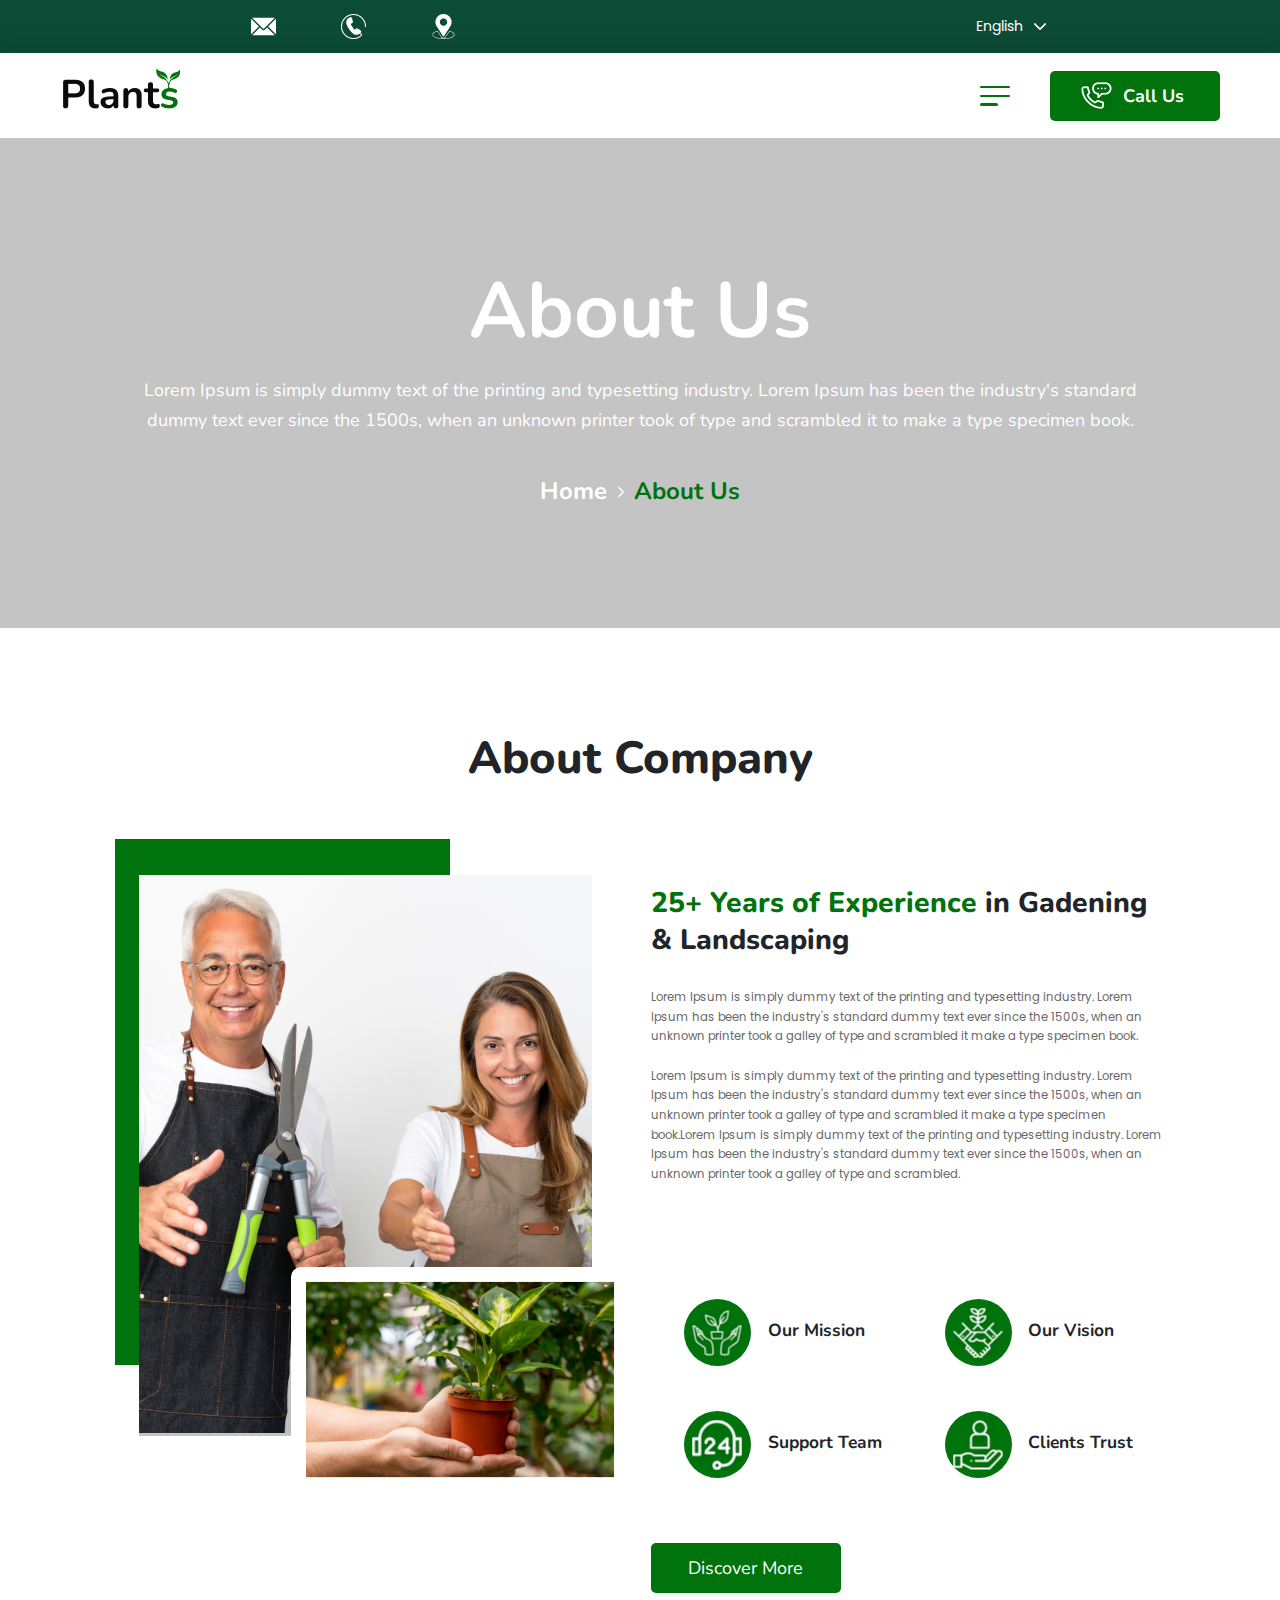
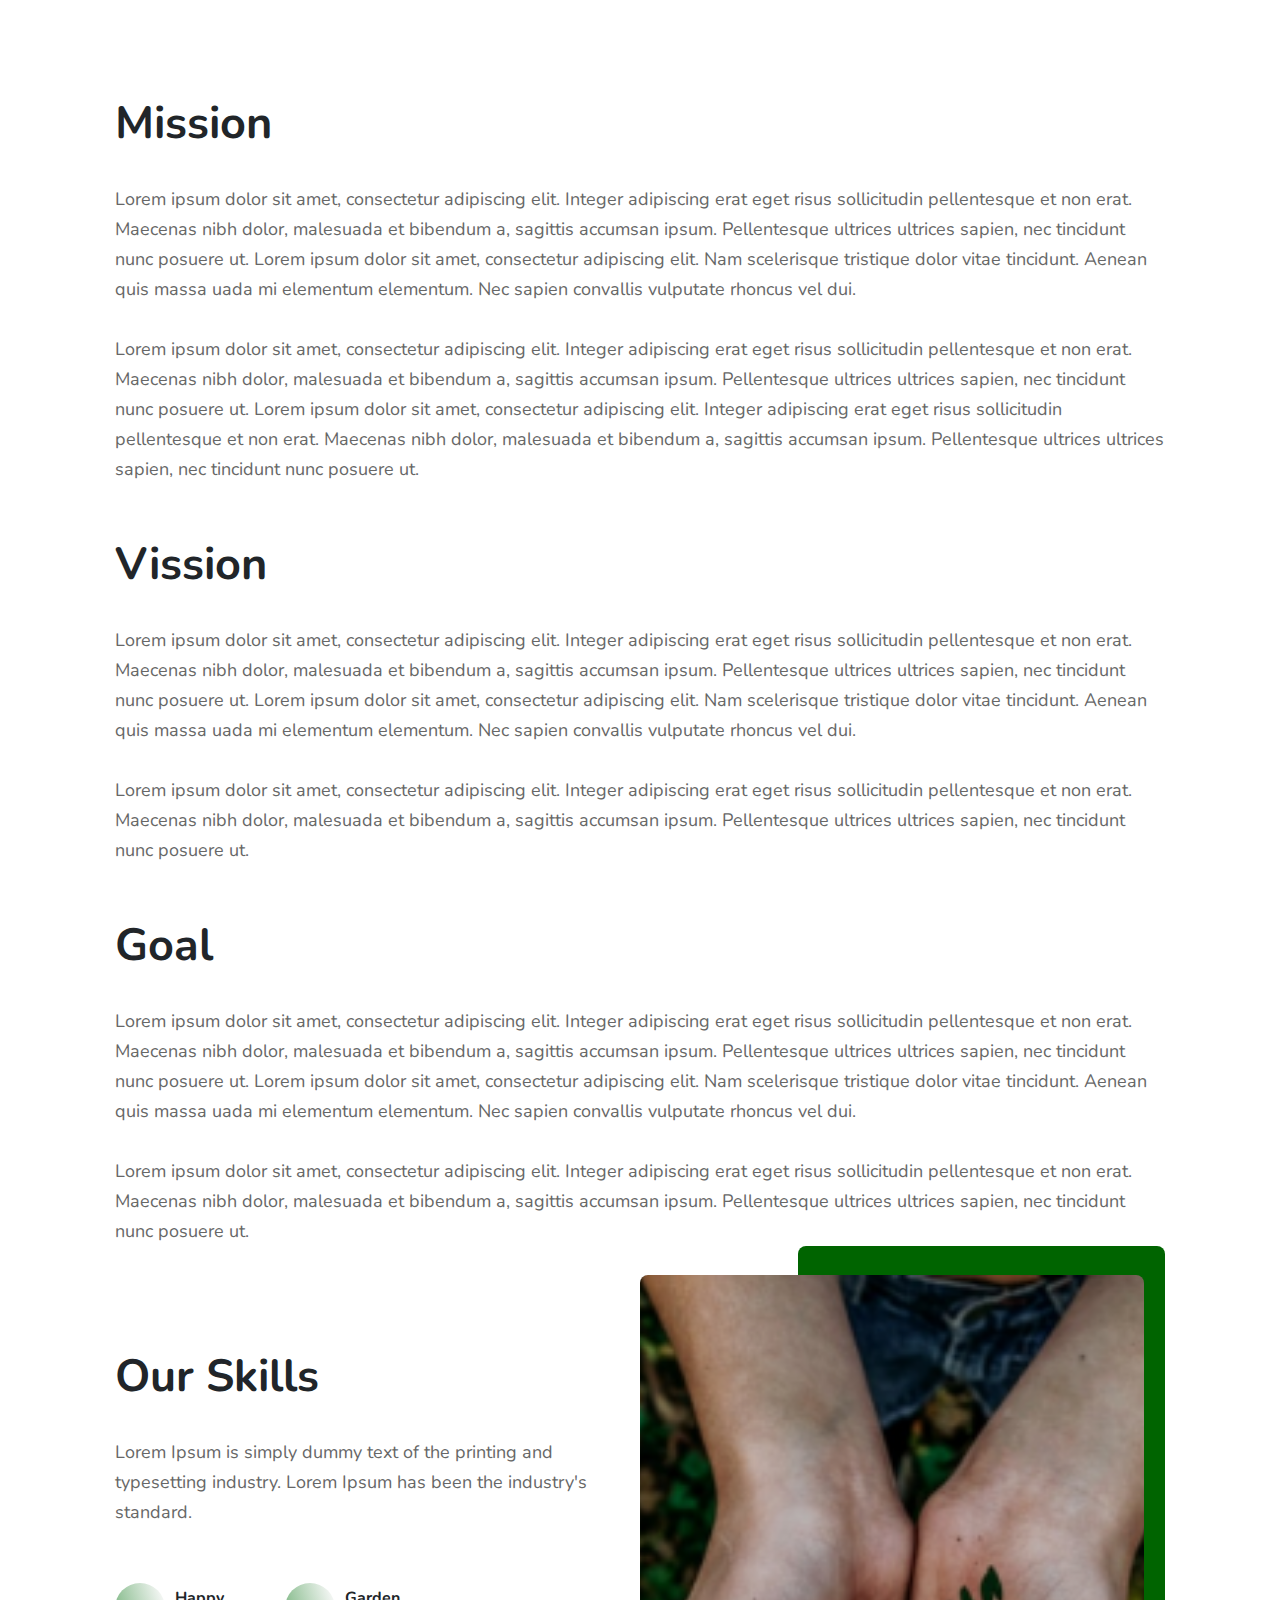
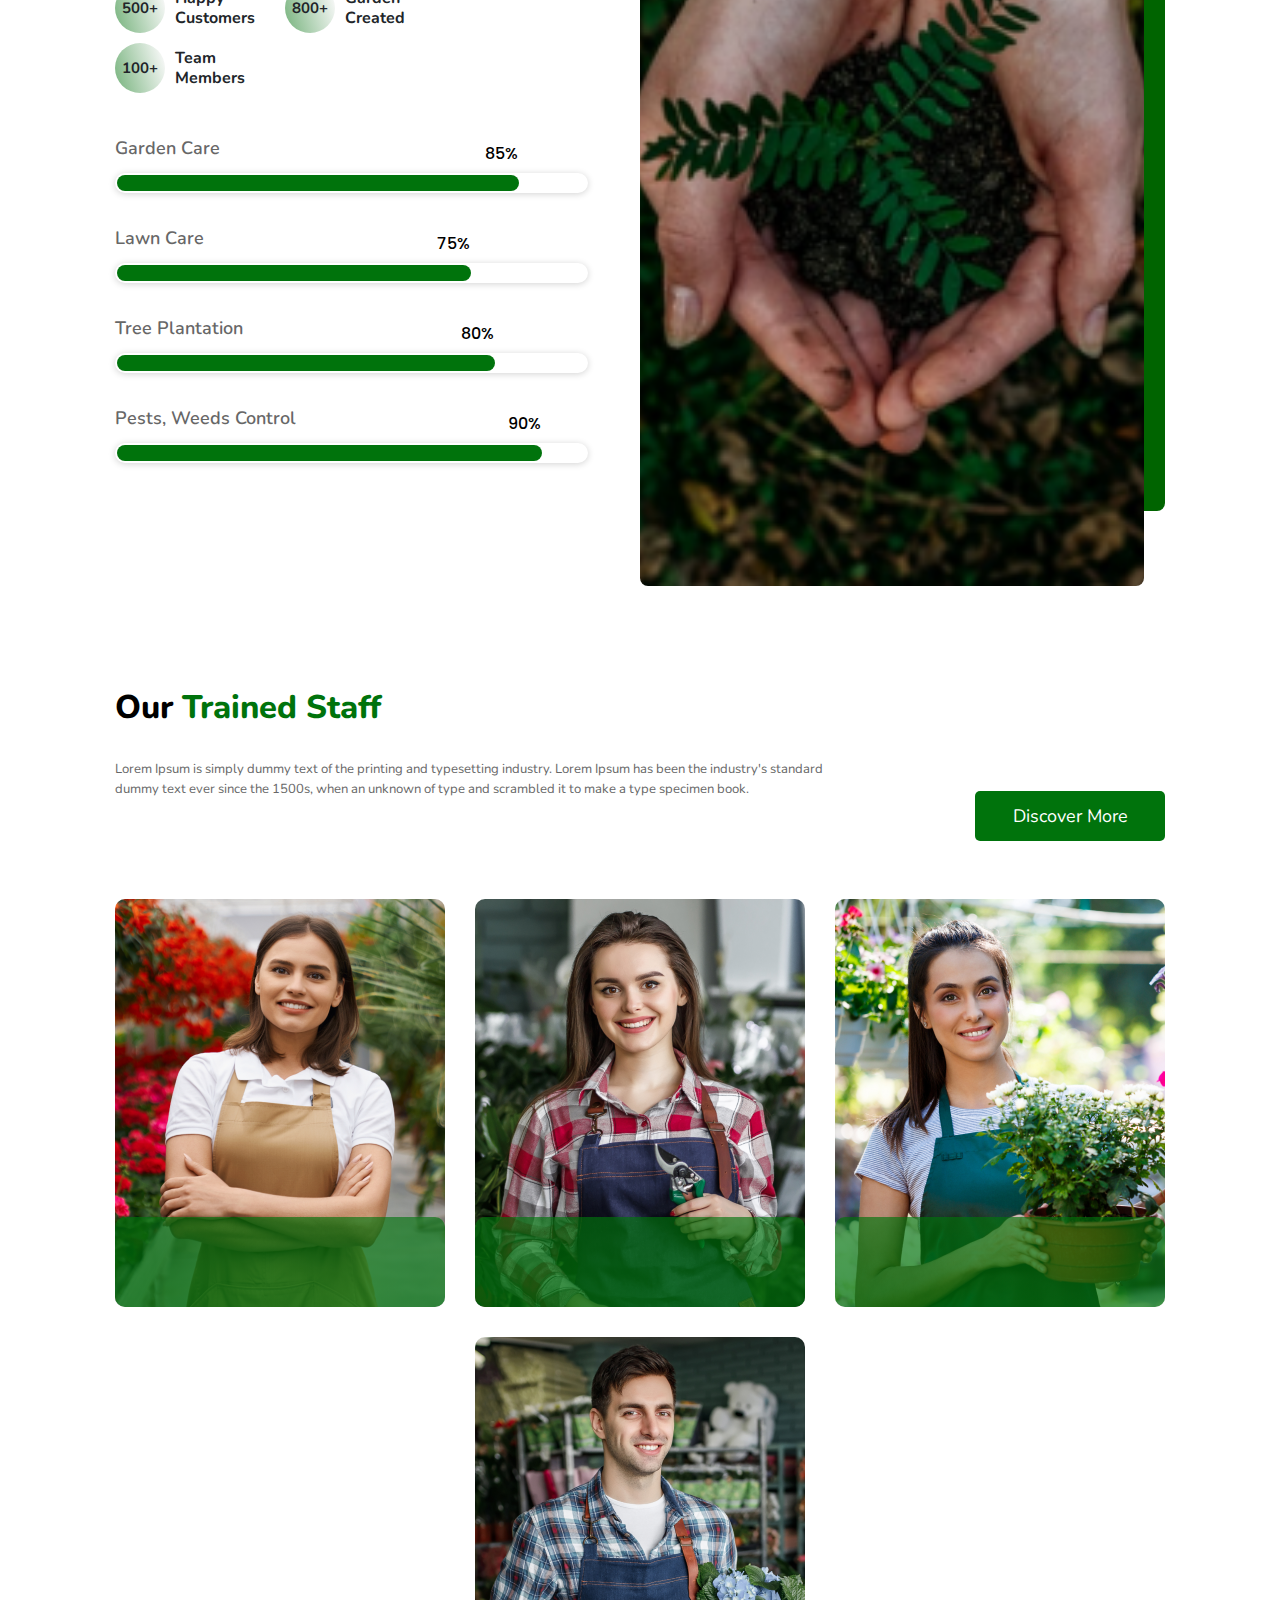
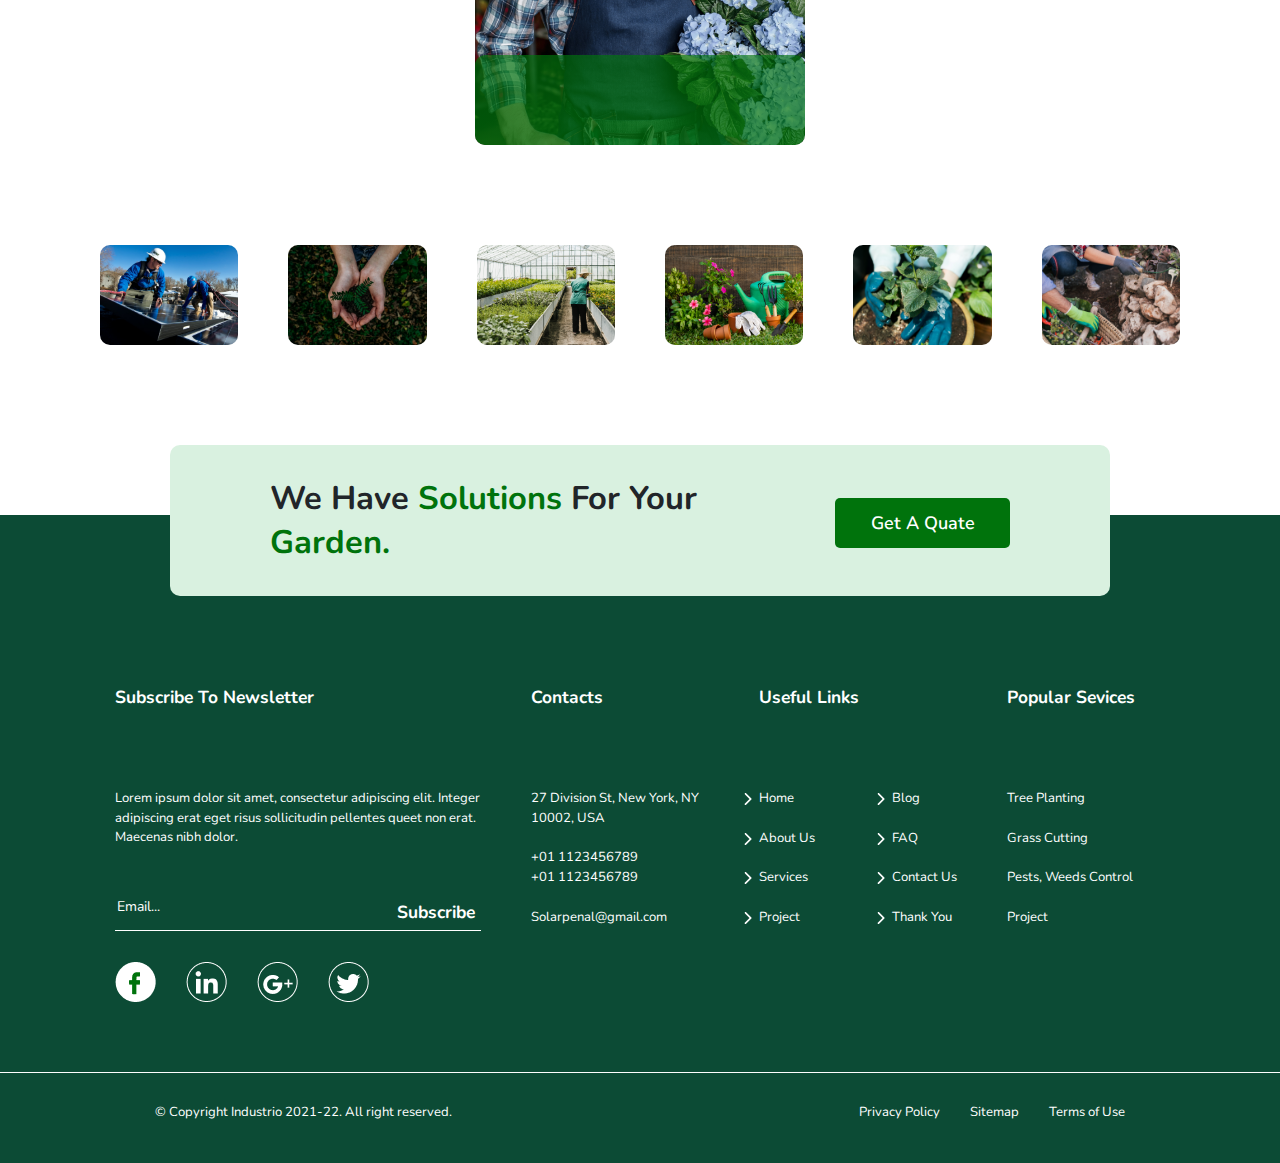
<file: about-us/about.html>
<!DOCTYPE html>
<html lang="en">
<head>
    <meta charset="UTF-8">
    <meta http-equiv="X-UA-Compatible" content="IE=edge">
    <meta name="viewport" content="width=device-width, initial-scale=1.0">
    <title>About Us</title>
    <link rel="stylesheet" href="https://cdn.jsdelivr.net/npm/swiper@8/swiper-bundle.min.css"/>
    <link rel="stylesheet" href="style.css">
    <link rel="stylesheet" href="../additionals/reset.css">
</head>
<body>

    <header class="header">
        <nav class="inform">
            <div class="container-inform">
                <div class="email"><div class="img-header-contacts-email"></div><span class="element-header-text" id="header-contacts-1">Email: Plantingservice@7oroof.com</span></div>
                <div class="number"><div class="img-header-contacts-number"></div><span class="element-header-text" id="header-contacts-2">+01 123456789</span></div>
                <div class="location"><div class="img-header-contacts-location"></div><span class="element-header-text" id="header-contacts-3">2072 Pinnickinick Street, WA 98370</span></div>
            </div>
            <div class="change-lang">
                <button class="change-lang-btn">English</button>
                <ul class="change-lang-list">
                    <li class="change-lang-item" data-value="Ukrainian">Ukrainian</li>
                    <li class="change-lang-item" data-value="French">French</li>
                    <li class="change-lang-item" data-value="Spanish">Spanish</li>
                </ul>
                <input type="text" name="change-lang" value="" class="change-lang-input">
            </div>
        </nav>
        <div class="container-logo-menu">
            <a href="about.html" class="logo"><img src="../assets/home-page-02/LOGO.png" alt="Plants-logo"></a>
            <div class="container-menu-btn">
                <div class="container-scroll-mobile-menu">
                    <div class="menu">
                        <ul>
                            <li class="submenu">
                                <a href="../index.html">Home</a>
                                <p></p>
                            </li>
                            <li class="submenu hoverMenu">
                                <a>Company</a>
                                <p></p>
                                <ul class="submenu-2">
                                    <li>
                                        <a href="about.html">About Us</a>
                                    </li>
                                    <li>
                                        <a href="#">Thank you</a>
                                    </li>
                                    <li>
                                        <a href="#">Terms & Conditions</a>
                                    </li>
                                    <li>
                                        <a href="#">Privacy Policy</a>
                                    </li>
                                    <li>
                                        <a href="#">Site Map</a>
                                    </li>
                                    <li>
                                        <a href="#">Disclaimer</a>
                                    </li>
                                    <li>
                                        <a href="#">404 Error</a>
                                    </li>
                                </ul>
                            </li>
                            <li class="submenu hoverMenu">
                                <a>More</a>
                                <p></p>
                                <ul class="submenu-6">
                                    <li class="sub-submenu">
                                        <a href="../projects/projects.html">Project</a>
                                        <ul class="sub-submenu-1">
                                            <li>
                                                <a href="../projects/project-details.html">Project details</a>
                                            </li>
                                        </ul>
                                    </li>
                                    <li class="sub-submenu">
                                        <a href="#">Blog</a>
                                        <ul class="sub-submenu-2">
                                            <li>
                                                <a href="#">Blog details</a>
                                            </li>
                                        </ul>
                                    </li>
                                    <li>
                                        <a href="../contact-us/contact.html">Contact</a>
                                    </li>
                                </ul>
                            </li>
                            <li class="submenu hoverMenu">
                                <a>Services</a>
                                <p></p>
                                <ul class="submenu-3">
                                    <li>
                                        <a href="../services/service.html">Service</a>
                                    </li>
                                    <li>
                                        <a href="../services/service-details.html">Service details</a>
                                    </li>
                                </ul>
                            </li>
                            <li class="submenu hoverMenu">
                                <a>Project</a>
                                <p></p>
                                <ul class="submenu-4">
                                    <li>
                                        <a href="../projects/projects.html">Project</a>
                                    </li>
                                    <li>
                                        <a href="../projects/project-details.html">Project Details</a>
                                    </li>
                                </ul>
                            </li>
                            <li class="submenu hoverMenu">
                                <a>Blog</a>
                                <p></p>
                                <ul class="submenu-5">
                                    <li>
                                        <a href="#">Blog</a>
                                    </li>
                                    <li>
                                        <a href="#">Blog details</a>
                                    </li>
                                </ul>
                            </li>
                            <li class="menu-contacts-func"><a href="../contact-us/contact.html">Contact</a></li>
                        </ul>
                        <div class="contacts-links-mobile-menu">
                            <div class="links-mobile">
                                <a href="#" class="fb-mobile-menu"></a>
                                <a href="#" class="in-mobile-menu"></a>
                                <a href="#" class="gplus-mobile-menu"></a>
                                <a href="#" class="tw-mobile-menu"></a>
                            </div>
                            <div>
                                © Copyright Plant Store 2021-22. All right reserved.<br>Design by Themadbrains
                            </div>
                        </div>
                    </div>
                </div>
                <div class="hb-menu">
                    <span></span>
                </div>
                <div class="btn-call-us">
                    <button><i>Call Us</i></button>
                </div>
            </div>
        </div>
       <div class="inform-about-page">
            <div class="container-position-inform">
                <h2>About Us</h2>
                <p>
                    Lorem Ipsum is simply dummy text of the printing and typesetting industry. Lorem Ipsum has been the industry's standard dummy text ever since the 1500s, when an unknown printer took of type and scrambled it to make a type specimen book.
                </p>
                <nav>
                    <a href="../index.html">Home</a>
                    <a href="about.html">About Us</a>
                </nav>
            </div>
       </div>
    </header>

    <main class="main">
        <h1><span>About</span> Company</h1>
        <div class="time-of-companys-existence-container">
            <div class="time-of-companys-existence">
                <div class="images">
                    <div></div>
                    <div class="img-compn-exstnc-1">
                        <img src="../assets/backgrounds/middle-age-gardeners-holding-plant-scissors-isolated-white-background-shaking-hands-closing-good-deal 1.png" alt="601 x 741">
                    </div>
                    <div class="img-compn-exstnc-2">
                        <img src="../assets/backgrounds/close-up-hands-holding-house-plant.png" alt="456 x 356">
                    </div>
                </div>
                <div class="about-our-exp">
                    <div class="descr-inf">
                        <h3><span>25+ Years of Experience</span> in Gadening & Landscaping</h3>
                        <p>
                            Lorem Ipsum is simply dummy text of the printing and typesetting industry. Lorem Ipsum has been the industry's standard dummy text ever since the 1500s, when an unknown printer took a galley of type and scrambled it make a type specimen book.
                            <br>
                            <br>
                            Lorem Ipsum is simply dummy text of the printing and typesetting industry. Lorem Ipsum has been the industry's standard dummy text ever since the 1500s, when an unknown printer took a galley of type and scrambled it make a type specimen book.Lorem Ipsum is simply dummy text of the printing and typesetting industry. Lorem Ipsum has been the industry's standard dummy text ever since the 1500s, when an unknown printer took a galley of type and scrambled.
                        </p>
                    </div>
                    <div class="container-our-goals-functions">
                        <div>
                            <a href="#">Our Mission</a>
                        </div>
                        <div>
                            <a href="#">Our Vision</a>
                        </div>
                        <div>
                            <a href="#">Support Team</a>
                        </div>
                        <div>
                            <a href="#">Clients Trust</a>
                        </div>
                    </div>
                    <div class="btn-more">
                        <button>Discover More</button>
                    </div>
                </div>
            </div>
        </div>
        <div class="descr-missions">
            <div class="mission">
                <h2>Mission</h2>
                <p>
                    Lorem ipsum dolor sit amet, consectetur adipiscing elit. Integer adipiscing erat eget risus sollicitudin pellentesque et non erat. Maecenas nibh dolor, malesuada et bibendum a, sagittis accumsan ipsum. Pellentesque ultrices ultrices sapien, nec tincidunt nunc posuere ut. Lorem ipsum dolor sit amet, consectetur adipiscing elit. Nam scelerisque tristique dolor vitae tincidunt. Aenean quis massa uada mi elementum elementum. Nec sapien convallis vulputate rhoncus vel dui.
                </p>
                <p>
                    Lorem ipsum dolor sit amet, consectetur adipiscing elit. Integer adipiscing erat eget risus sollicitudin pellentesque et non erat. Maecenas nibh dolor, malesuada et bibendum a, sagittis accumsan ipsum. Pellentesque ultrices ultrices sapien, nec tincidunt nunc posuere ut. Lorem ipsum dolor sit amet, consectetur adipiscing elit. Integer adipiscing erat eget risus sollicitudin pellentesque et non erat. Maecenas nibh dolor, malesuada et bibendum a, sagittis accumsan ipsum. Pellentesque ultrices ultrices sapien, nec tincidunt nunc posuere ut.
                </p>
            </div>
            <div class="vission">
                <h2>Vission</h2>
                <p>
                    Lorem ipsum dolor sit amet, consectetur adipiscing elit. Integer adipiscing erat eget risus sollicitudin pellentesque et non erat. Maecenas nibh dolor, malesuada et bibendum a, sagittis accumsan ipsum. Pellentesque ultrices ultrices sapien, nec tincidunt nunc posuere ut. Lorem ipsum dolor sit amet, consectetur adipiscing elit. Nam scelerisque tristique dolor vitae tincidunt. Aenean quis massa uada mi elementum elementum. Nec sapien convallis vulputate rhoncus vel dui.
                </p>
                <p>
                    Lorem ipsum dolor sit amet, consectetur adipiscing elit. Integer adipiscing erat eget risus sollicitudin pellentesque et non erat. Maecenas nibh dolor, malesuada et bibendum a, sagittis accumsan ipsum. Pellentesque ultrices ultrices sapien, nec tincidunt nunc posuere ut. 
                </p>
            </div>
            <div class="goal">
                <h2>Goal</h2>
                <p>
                    Lorem ipsum dolor sit amet, consectetur adipiscing elit. Integer adipiscing erat eget risus sollicitudin pellentesque et non erat. Maecenas nibh dolor, malesuada et bibendum a, sagittis accumsan ipsum. Pellentesque ultrices ultrices sapien, nec tincidunt nunc posuere ut. Lorem ipsum dolor sit amet, consectetur adipiscing elit. Nam scelerisque 
                    tristique dolor vitae tincidunt. Aenean quis massa uada mi elementum elementum. Nec sapien convallis vulputate rhoncus vel dui.
                </p>
                <p>
                    Lorem ipsum dolor sit amet, consectetur adipiscing elit. Integer adipiscing erat eget risus sollicitudin pellentesque et non erat. Maecenas nibh dolor, malesuada et bibendum a, sagittis accumsan ipsum. Pellentesque ultrices ultrices sapien, nec tincidunt nunc posuere ut. 
                </p>
            </div>
        </div>
        <div class="our-skills">
            <div class="skills-descr">
                <div class="descr-skills">
                    <h3>Our Skills</h3>
                    <p>
                        Lorem Ipsum is simply dummy text of the printing and typesetting industry. Lorem Ipsum has been the industry's standard.
                    </p>
                </div>
                <div class="container-that-was-done">
                    <div>
                        <div class="field">500+</div>
                        <p>Happy <br>Customers</p>
                        <p>Happy Customers</p>
                    </div>
                    <div>
                        <div class="field">800+</div>
                        <p>Garden <br>Created</p>
                        <p>Garden Created</p>
                    </div>
                    <div>
                        <div class="field">100+</div>
                        <p>Team <br>Members</p>
                        <p>Team Members</p>
                    </div>
                </div>
                <div class="skill-bars">
                    <div class="skill-bar">
                        <p>Garden Care</p>
                        <div class="bar">
                            <div class="filling-bar garden-care"></div>
                        </div>
                    </div>
                    <div class="skill-bar">
                        <p>Lawn Care</p>
                        <div class="bar">
                            <div class="filling-bar lawn-care"></div>
                        </div>
                    </div>
                    <div class="skill-bar">
                        <p>Tree Plantation</p>
                        <div class="bar">
                            <div class="filling-bar tree-plantation"></div>
                        </div>
                    </div>
                    <div class="skill-bar">
                        <p>Pests, Weeds Control</p>
                        <div class="bar">
                            <div class="filling-bar pests-weeds-control"></div>
                        </div>
                    </div>
                </div>
            </div>
            <div class="skills-img">
                <div></div>
                <img src="../assets/backgrounds/two-hands-keep-plant.png" alt="601x741">
            </div>
        </div>
        <div class="trained-staff">
            <div class="descrb-btn-train-staff">
                <div class="descrb-train">
                    <h3>Our <span>Trained Staff</span></h3>
                    <p>
                        Lorem Ipsum is simply dummy text of the printing and typesetting industry. Lorem Ipsum has been the industry's standard dummy text ever since the 1500s, when an unknown of type and scrambled it to make a type specimen book.
                    </p>
                </div>
                <div class="btn-more">
                    <button>Discover More</button>
                </div>
            </div>
            <div class="slider-train-container">
                <div class="slider-train swiper">
                    <div class="blocks-train-staff swiper-wrapper">
                        <div class="block-personal-1 swiper-slide">
                            <div class="inner-block-1">
                                <h4>Doris Jordan</h4>
                                <p>Design Expert</p>
                                <div class="links-member-of-pers">
                                    <a href="#"></a>
                                    <a href="#"></a>
                                    <a href="#"></a>
                                    <a href="#"></a>
                                    <a href="#"></a>
                                </div>
                            </div>
                        </div>
                        <div class="block-personal-2 swiper-slide">
                            <div class="inner-block-2">
                                <h4>Doris Jordan</h4>
                                <p>Design Expert</p>
                                <div class="links-member-of-pers">
                                    <a href="#"></a>
                                    <a href="#"></a>
                                    <a href="#"></a>
                                    <a href="#"></a>
                                    <a href="#"></a>
                                </div>
                            </div>
                        </div>
                        <div class="block-personal-3 swiper-slide">
                            <div class="inner-block-3">
                                <h4>Doris Jordan</h4>
                                <p>Design Expert</p>
                                <div class="links-member-of-pers">
                                    <a href="#"></a>
                                    <a href="#"></a>
                                    <a href="#"></a>
                                    <a href="#"></a>
                                    <a href="#"></a>
                                </div>
                            </div>
                        </div>
                        <div class="block-personal-4 swiper-slide">
                            <div class="inner-block-4">
                                <h4>Doris Jordan</h4>
                                <p>Design Expert</p>
                                <div class="links-member-of-pers">
                                    <a href="#"></a>
                                    <a href="#"></a>
                                    <a href="#"></a>
                                    <a href="#"></a>
                                    <a href="#"></a>
                                </div>
                            </div>
                        </div>
                    </div>
                    <div class="slider-switchers swiper-pagination">
                        <div class="slider-switch-1"></div>
                        <div class="slider-switch-2"></div>
                        <div class="slider-switch-3"></div>
                        <div class="slider-switch-4"></div>
                        <div class="slider-switch-5"></div>
                    </div>
                </div>
            </div>
            
        </div>
    </main>

    <footer class="footer">
        <div class="img-mobile">
            <div><img src="../assets/backgrounds/footer-img-Morris-mobile.png" alt=""></div>
            <div><img src="../assets/backgrounds/footer-img-forest-mobile.png" alt=""></div>
        </div>
        <div class="footer-imgs">
            <div><img src="../assets/backgrounds/workers.png" alt=""></div>
            <div><img src="../assets/backgrounds/two-hands-keep-plant.png" alt=""></div>
            <div><img src="../assets/backgrounds/garden.png" alt=""></div>
            <div><img src="../assets/backgrounds/instr.png" alt=""></div>
            <div><img src="../assets/backgrounds/plant-with-hands.png" alt=""></div>
            <div><img src="../assets/backgrounds/choose-us.png" alt=""></div>
        </div>
        <div class="bottom-of-footer">
            <div class="solutions">
                <h4>We Have <span>Solutions</span> For Your <span>Garden.</span></h4>
                <div class="btn-link">
                    <button>Get A Quate</button>
                </div>
            </div>
            <div class="main-block-footer">
                <div class="main-inform-footer">
                    <div class="subscr">
                        <h5>Subscribe To Newsletter</h5>
                        <p>Lorem ipsum dolor sit amet, consectetur adipiscing elit. Integer adipiscing erat eget risus sollicitudin pellentes queet non erat. Maecenas nibh dolor.</p>
                        <form class="subsc-email" method="post">
                            <input class="form-field" type="email" id="Email" placeholder="Email..." required>
                            <button class="submit-form-email" type="submit">Subscribe</button>
                        </form>
                        <div class="links-social">
                            <a href="#" class="fb"></a>
                            <a href="#" class="ld"></a>
                            <a href="#" class="gp"></a>
                            <a href="#" class="tw"></a>
                        </div>
                    </div>
                    <div class="contacts">
                        <h5>Contacts</h5>
                        <p>27 Division St, New York, NY 10002, USA</p>
                        <p>+01 1123456789</p>
                        <p>+01 1123456789</p>
                        <p>Solarpenal@gmail.com</p>
                    </div>
                    <div class="useful-links">
                        <h5>Useful Links</h5>
                        <div class="container-useful-links">
                            <div>
                                <a href="">Home</a>
                                <a href="">About Us</a>
                                <a href="">Services</a>
                                <a href="">Project</a>
                            </div>
                            <div>
                                <a href="">Blog</a>
                                <a href="">FAQ</a>
                                <a href="">Contact Us</a>
                                <a href="">Thank You</a>
                            </div>
                        </div>
                    </div>
                    <div class="popular-services">
                        <h5>Popular Sevices</h5>
                        <a href="#">Tree Planting</a>
                        <a href="#">Grass Cutting</a>
                        <a href="#">Pests, Weeds Control</a>
                        <a href="#">Project</a>
                    </div>
                </div>
                <div class="end-footer">
                    <p>&#169; Copyright Industrio 2021-22. All right reserved.</p>
                    <div class="terms-privacy-map">
                        <a href="#">Privacy Policy</a>
                        <a href="#">Sitemap</a>
                        <a href="#">Terms of Use</a>
                    </div>
                </div>
            </div>
        </div>
    </footer>

    <script src="https://cdn.jsdelivr.net/npm/swiper@8/swiper-bundle.min.js"></script>
    <script src="../script.js"></script>
    <script src="../slider.js"></script>
</body>
</html>
</file>
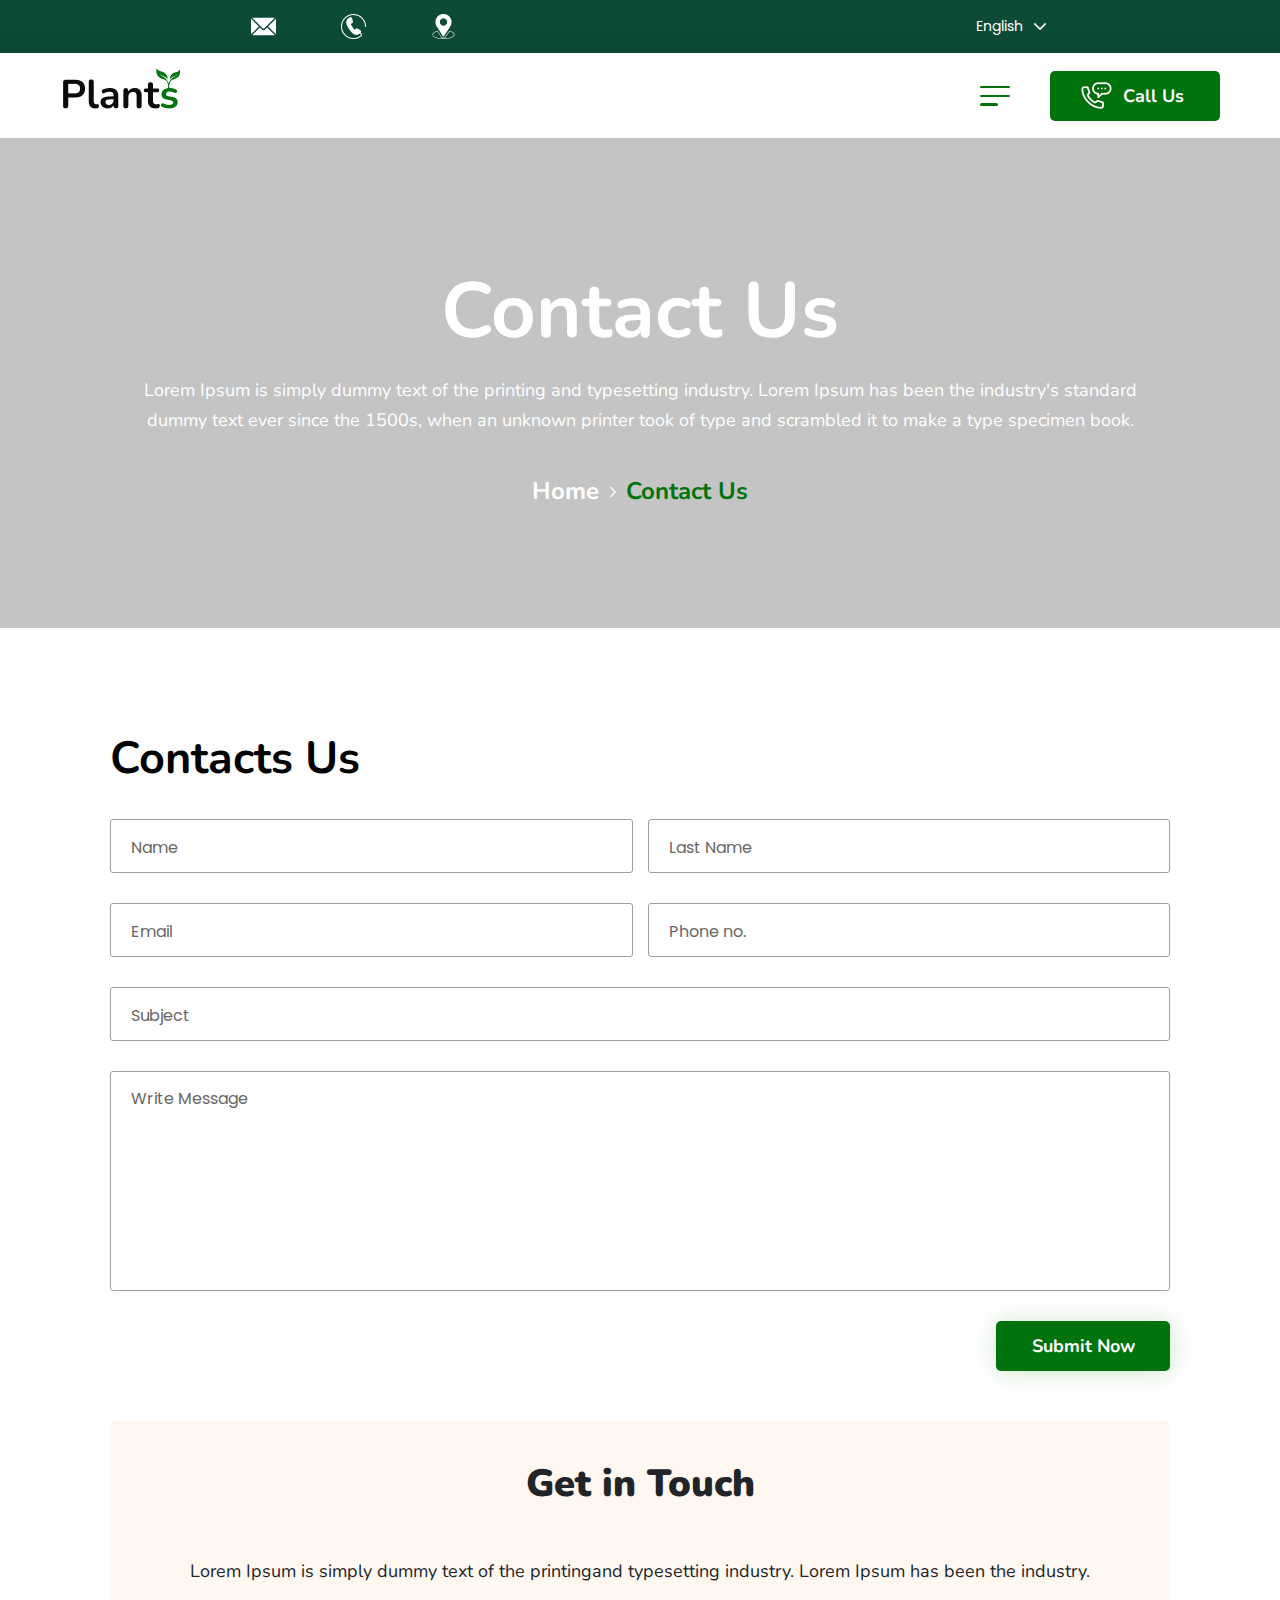
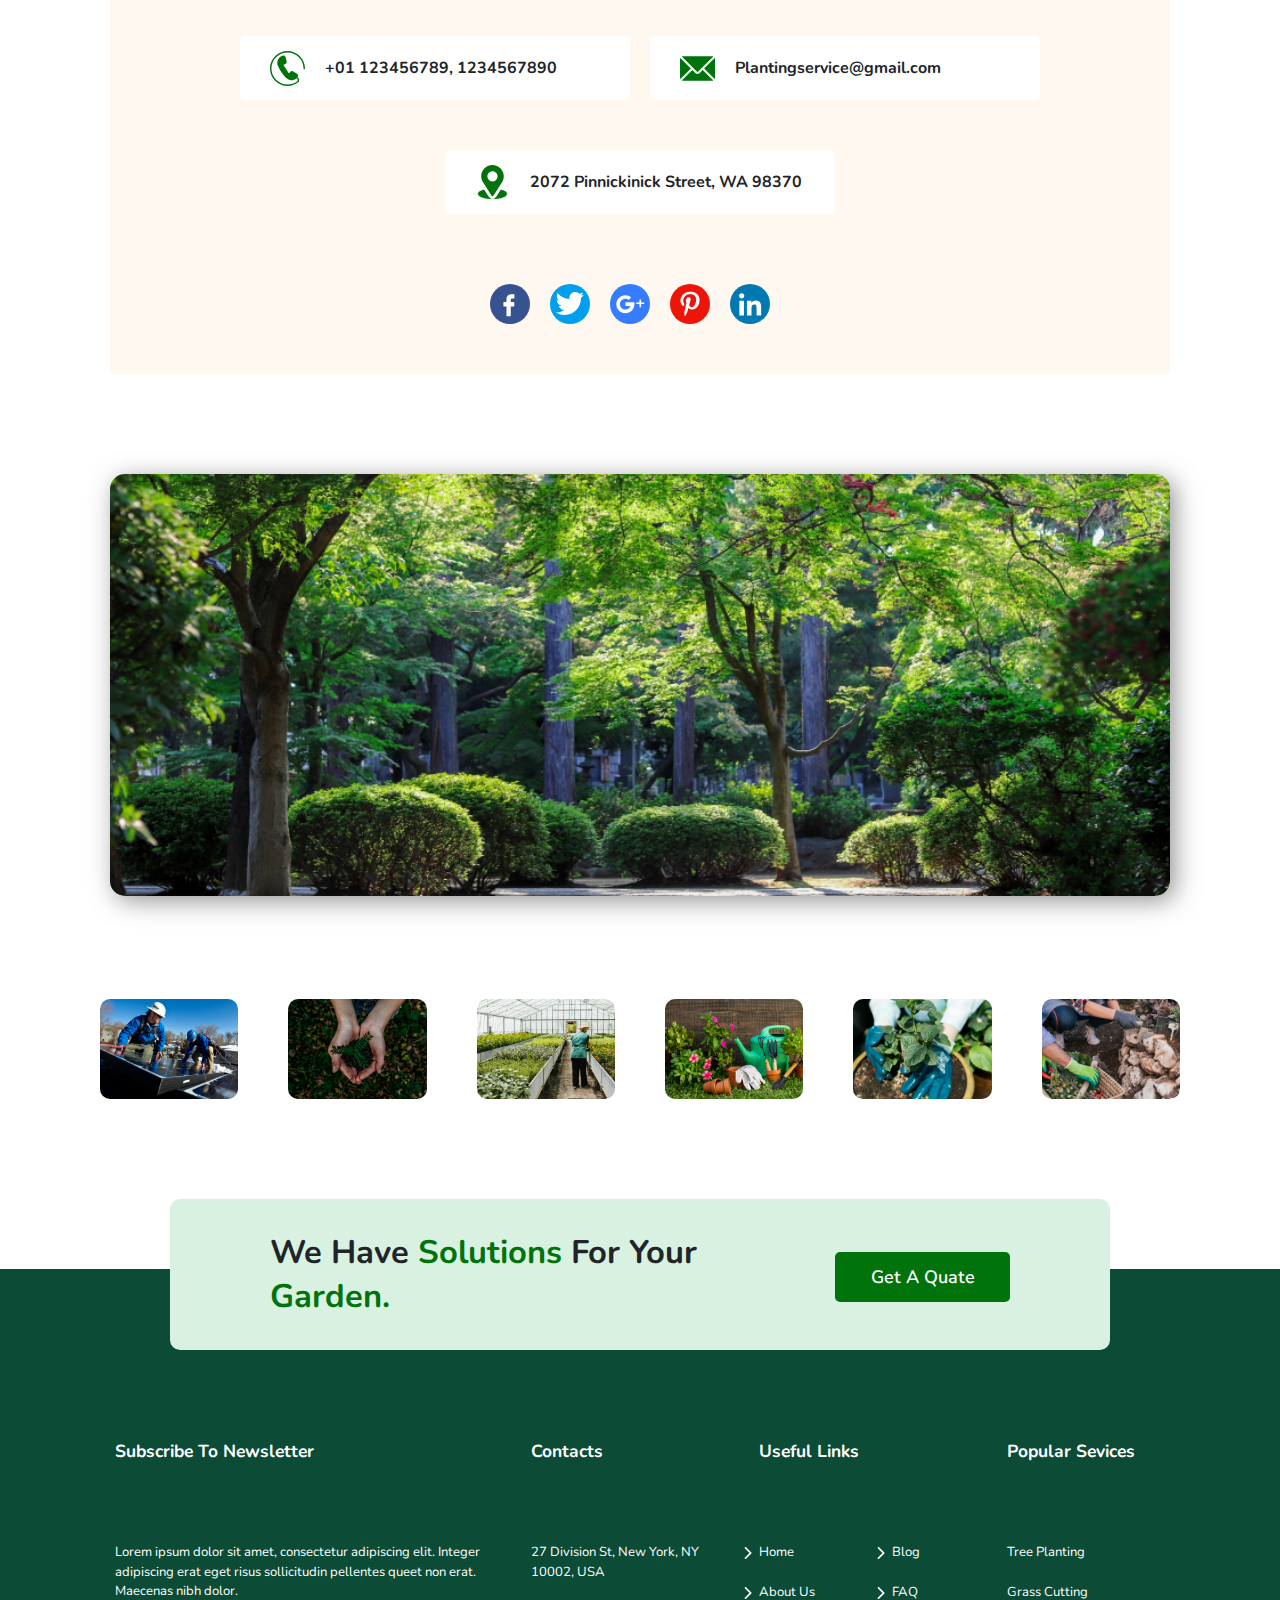
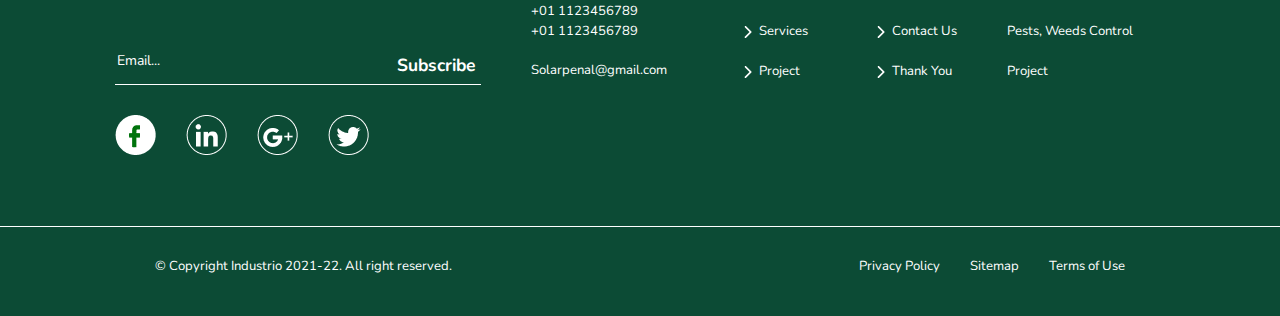
<file: contact-us/contact.html>
<!DOCTYPE html>
<html lang="en">
<head>
    <meta charset="UTF-8">
    <meta http-equiv="X-UA-Compatible" content="IE=edge">
    <meta name="viewport" content="width=device-width, initial-scale=1.0">
    <title>Contact Us</title>
    <link rel="stylesheet" href="style.css">
    <link rel="stylesheet" href="../additionals/reset.css">
</head>
<body>

    <header class="header">
        <nav class="inform">
            <div class="container-inform">
                <div class="email"><div class="img-header-contacts-email"></div><span class="element-header-text" id="header-contacts-1">Email: Plantingservice@7oroof.com</span></div>
                <div class="number"><div class="img-header-contacts-number"></div><span class="element-header-text" id="header-contacts-2">+01 123456789</span></div>
                <div class="location"><div class="img-header-contacts-location"></div><span class="element-header-text" id="header-contacts-3">2072 Pinnickinick Street, WA 98370</span></div>
            </div>
            <div class="change-lang">
                <button class="change-lang-btn">English</button>
                <ul class="change-lang-list">
                    <li class="change-lang-item" data-value="Ukrainian">Ukrainian</li>
                    <li class="change-lang-item" data-value="French">French</li>
                    <li class="change-lang-item" data-value="Spanish">Spanish</li>
                </ul>
                <input type="text" name="change-lang" value="" class="change-lang-input">
            </div>
        </nav>
        <div class="container-logo-menu">
            <a href="contact.html" class="logo"><img src="../assets/home-page-02/LOGO.png" alt="Plants-logo"></a>
            <div class="container-menu-btn">
                <div class="container-scroll-mobile-menu">
                    <div class="menu">
                        <ul>
                            <li class="submenu">
                                <a href="../index.html">Home</a>
                                <p></p>
                            </li>
                            <li class="submenu hoverMenu">
                                <a>Company</a>
                                <p></p>
                                <ul class="submenu-2">
                                    <li>
                                        <a href="../about-us/about.html">About Us</a>
                                    </li>
                                    <li>
                                        <a href="#">Thank you</a>
                                    </li>
                                    <li>
                                        <a href="#">Terms & Conditions</a>
                                    </li>
                                    <li>
                                        <a href="#">Privacy Policy</a>
                                    </li>
                                    <li>
                                        <a href="#">Site Map</a>
                                    </li>
                                    <li>
                                        <a href="#">Disclaimer</a>
                                    </li>
                                    <li>
                                        <a href="#">404 Error</a>
                                    </li>
                                </ul>
                            </li>
                            <li class="submenu hoverMenu">
                                <a>More</a>
                                <p></p>
                                <ul class="submenu-6">
                                    <li class="sub-submenu">
                                        <a href="../projects/projects.html">Project</a>
                                        <ul class="sub-submenu-1">
                                            <li>
                                                <a href="../projects/project-details.html">Project details</a>
                                            </li>
                                        </ul>
                                    </li>
                                    <li class="sub-submenu">
                                        <a href="#">Blog</a>
                                        <ul class="sub-submenu-2">
                                            <li>
                                                <a href="#">Blog details</a>
                                            </li>
                                        </ul>
                                    </li>
                                    <li>
                                        <a href="contact.html">Contact</a>
                                    </li>
                                </ul>
                            </li>
                            <li class="submenu hoverMenu">
                                <a>Services</a>
                                <p></p>
                                <ul class="submenu-3">
                                    <li>
                                        <a href="../services/service.html">Service</a>
                                    </li>
                                    <li>
                                        <a href="../services/service-details.html">Service details</a>
                                    </li>
                                </ul>
                            </li>
                            <li class="submenu hoverMenu">
                                <a>Project</a>
                                <p></p>
                                <ul class="submenu-4">
                                    <li>
                                        <a href="../projects/projects.html">Project</a>
                                    </li>
                                    <li>
                                        <a href="../projects/project-details.html">Project Details</a>
                                    </li>
                                </ul>
                            </li>
                            <li class="submenu hoverMenu">
                                <a>Blog</a>
                                <p></p>
                                <ul class="submenu-5">
                                    <li>
                                        <a href="#">Blog</a>
                                    </li>
                                    <li>
                                        <a href="#">Blog details</a>
                                    </li>
                                </ul>
                            </li>
                            <li class="menu-contacts-func"><a href="contact.html">Contact</a></li>
                        </ul>
                        <div class="contacts-links-mobile-menu">
                            <div class="links-mobile">
                                <a href="#" class="fb-mobile-menu"></a>
                                <a href="#" class="in-mobile-menu"></a>
                                <a href="#" class="gplus-mobile-menu"></a>
                                <a href="#" class="tw-mobile-menu"></a>
                            </div>
                            <div>
                                © Copyright Plant Store 2021-22. All right reserved.<br>Design by Themadbrains
                            </div>
                        </div>
                    </div>
                </div>
                <div class="hb-menu">
                    <span></span>
                </div>
                <div class="btn-call-us">
                    <button><i>Call Us</i></button>
                </div>
            </div>
        </div>
       <div class="inform-about-page">
            <div class="container-position-inform">
                <h2>Contact Us</h2>
                <p>
                    Lorem Ipsum is simply dummy text of the printing and typesetting industry. Lorem Ipsum has been the industry's standard dummy text ever since the 1500s, when an unknown printer took of type and scrambled it to make a type specimen book.
                </p>
                <nav>
                    <a href="../index.html">Home</a>
                    <a href="contact.html">Contact Us</a>
                </nav>
            </div>
       </div>
    </header>

    <main class="main">
        <div class="form-contacts">
            <div class="form-contact">
                <h3>Contacts Us</h3>
                <form method="post">
                    <div class="full-name">
                        <input type="text" placeholder="Name" value="" required>
                        <input type="text" placeholder="Last Name" value="" required>
                    </div>
                    <div class="contacts">
                        <input type="text" placeholder="Email" value="" required>
                        <input type="text" placeholder="Phone no." value="" required>
                    </div>
                    <input type="text" placeholder="Subject" value="" required>
                    <textarea name="message" id="message" cols="30" rows="10" placeholder="Write Message" maxlength="300" required></textarea>
                    <div class="container-btn">
                        <button class="submit" type="submit">Submit Now</button>
                    </div>
                </form>
            </div>
            <div class="get-in-touch">
                <h4>Get in Touch</h4>
                <p>
                    Lorem Ipsum is simply dummy text of the printingand typesetting industry. Lorem Ipsum has been the industry.
                </p>
                <div class="contact-container">
                    <div class="contact">
                        <svg width="20" height="20" viewBox="0 0 20 20" fill="none" xmlns="http://www.w3.org/2000/svg">
                            <path d="M9.99916 0.000976562C4.48544 0.000976562 0 4.48642 0 10.0001C0 15.5139 4.48544 19.9993 9.99916 19.9993C12.2223 19.9993 14.3271 19.2852 16.107 17.9162C16.8136 17.2962 16.8011 16.4113 16.4744 15.8096C16.2678 15.4289 15.9528 15.168 15.587 15.0397L15.7545 14.8522C16.0045 14.5714 16.1145 14.1973 16.0553 13.8265C15.997 13.4557 15.777 13.1332 15.4528 12.9424L13.2522 11.6542C12.7531 11.3625 12.0715 11.47 11.6873 11.9017L11.1991 12.4508C11.1191 12.5408 11.0083 12.5908 10.8883 12.5908C10.7458 12.5908 10.6191 12.5225 10.5408 12.4041L7.85852 8.35695C7.79021 8.25446 7.77185 8.13197 7.8052 8.01366C7.83852 7.89449 7.91851 7.80118 8.031 7.74951L8.79844 7.39286C9.33757 7.1437 9.62755 6.54293 9.48838 5.9663L8.89093 3.48818C8.71263 2.74743 7.8477 2.32328 7.15026 2.64743L6.46532 2.96491C5.4529 3.43487 4.70714 4.32229 4.41881 5.40052L4.29382 5.87048C4.06802 6.71623 4.14633 7.61952 4.51462 8.41359L5.13039 9.7418C6.03363 11.6908 7.26689 13.444 8.79508 14.9539L9.30336 15.4555C10.0583 16.2013 11.0574 16.6312 12.1181 16.6654L12.2556 16.6679C13.1739 16.6679 14.0588 16.3637 14.7812 15.8196C14.7954 15.8171 14.8095 15.8205 14.8245 15.8163C15.3912 15.658 15.6711 16.0763 15.7428 16.208C15.9111 16.5196 15.9194 16.9746 15.5795 17.2746C13.9679 18.5128 12.0389 19.1677 10.0008 19.1677C4.94701 19.1677 0.834852 15.0556 0.834852 10.0018C0.834852 4.94806 4.94708 0.835906 10.0008 0.835906C15.0546 0.835906 19.1667 4.94806 19.1667 10.0018C19.1667 10.2318 19.3534 10.4185 19.5834 10.4185C19.8134 10.4185 20 10.2318 20 10.0018C19.9983 4.48646 15.512 0.000976562 9.99916 0.000976562Z" fill="white"/>
                        </svg>
                        <i>+01 123456789, 1234567890</i>
                    </div>
                    <div class="contact">
                        <svg width="20" height="20" viewBox="0 0 20 20" fill="none" xmlns="http://www.w3.org/2000/svg">
                            <path d="M12.9592 10.8301L11.2841 12.5108C10.6049 13.1924 9.40973 13.2071 8.71578 12.5108L7.04066 10.8301L1.02441 16.8659C1.24836 16.9694 1.49527 17.0312 1.75777 17.0312H18.2421C18.5046 17.0312 18.7515 16.9695 18.9753 16.8659L12.9592 10.8301Z" fill="white"/>
                            <path d="M18.2421 2.96875H1.7577C1.4952 2.96875 1.24828 3.03055 1.02441 3.1341L7.4532 9.58422C7.45363 9.58465 7.45414 9.58473 7.45457 9.58516C7.455 9.58559 7.45508 9.58617 7.45508 9.58617L9.54543 11.6834C9.76746 11.9055 10.2324 11.9055 10.4544 11.6834L12.5443 9.58652C12.5443 9.58652 12.5448 9.58559 12.5453 9.58516C12.5453 9.58516 12.5462 9.58465 12.5466 9.58422L18.9753 3.13406C18.7514 3.03047 18.5046 2.96875 18.2421 2.96875Z" fill="white"/>
                            <path d="M0.186953 3.95361C0.0710937 4.18791 0 4.44799 0 4.72658V15.2735C0 15.552 0.0710156 15.8121 0.186914 16.0464L6.21359 10.0002L0.186953 3.95361Z" fill="white"/>
                            <path d="M19.8127 3.95361L13.7861 10.0003L19.8127 16.0466C19.9286 15.8123 19.9997 15.5522 19.9997 15.2735V4.72666C19.9997 4.44799 19.9286 4.18791 19.8127 3.95361Z" fill="white"/>
                        </svg>
                        <i>Plantingservice@gmail.com</i>
                    </div>
                    <div class="contact">
                        <svg width="20" height="20" viewBox="0 0 20 20" fill="none" xmlns="http://www.w3.org/2000/svg">
                            <path d="M10 0C6.48574 0 3.55469 2.83086 3.55469 6.44531C3.55469 7.82039 3.96789 9.04656 4.7609 10.1955L9.50676 17.601C9.73699 17.961 10.2635 17.9603 10.4932 17.601L15.2597 10.1704C16.0356 9.07344 16.4453 7.78543 16.4453 6.44531C16.4453 2.89137 13.5539 0 10 0ZM10 9.375C8.38465 9.375 7.07031 8.06066 7.07031 6.44531C7.07031 4.82996 8.38465 3.51562 10 3.51562C11.6154 3.51562 12.9297 4.82996 12.9297 6.44531C12.9297 8.06066 11.6154 9.375 10 9.375Z" fill="white"/>
                            <path d="M11.8406 18.2126L11.8408 18.2123L14.6956 13.749C15.8989 14.0422 16.857 14.4425 17.5165 14.9101C18.2082 15.4005 18.5391 15.939 18.5391 16.4846C18.5391 16.9635 18.3042 17.4056 17.8488 17.8105C17.3907 18.2178 16.7243 18.5724 15.9083 18.8633C14.2779 19.4445 12.1106 19.7502 10 19.7502C7.88938 19.7502 5.72214 19.4445 4.09168 18.8633C3.27567 18.5724 2.60928 18.2178 2.15119 17.8105C1.6958 17.4056 1.46094 16.9635 1.46094 16.4846C1.46094 15.9394 1.7913 15.4013 2.48208 14.9111C3.14068 14.4438 4.09743 14.0436 5.29918 13.7503L8.15872 18.2136L8.15875 18.2137C9.01699 19.5525 10.9784 19.5569 11.8406 18.2126Z" stroke="white" stroke-width="0.5"/>
                        </svg>
                        <i>2072 Pinnickinick Street, WA 98370</i>
                    </div>
                </div>
                <div class="links">
                    <a href="#" class="fb"></a>
                    <a href="#" class="tw"></a>
                    <a href="#" class="gplus"></a>
                    <a href="#" class="pinterest"></a>
                    <a href="#" class="in"></a>
                </div>
            </div>
        </div>
        <img src="../assets/backgrounds/unsplash_o7BeB6LE04E.png" alt="contact us">
    </main>

    <footer class="footer">
        <div class="img-mobile">
            <div><img src="../assets/backgrounds/footer-img-Morris-mobile.png" alt=""></div>
            <div><img src="../assets/backgrounds/footer-img-forest-mobile.png" alt=""></div>
        </div>
        <div class="footer-imgs">
            <div><img src="../assets/backgrounds/workers.png" alt=""></div>
            <div><img src="../assets/backgrounds/two-hands-keep-plant.png" alt=""></div>
            <div><img src="../assets/backgrounds/garden.png" alt=""></div>
            <div><img src="../assets/backgrounds/instr.png" alt=""></div>
            <div><img src="../assets/backgrounds/plant-with-hands.png" alt=""></div>
            <div><img src="../assets/backgrounds/choose-us.png" alt=""></div>
        </div>
        <div class="bottom-of-footer">
            <div class="solutions">
                <h4>We Have <span>Solutions</span> For Your <span>Garden.</span></h4>
                <div class="btn-link">
                    <button>Get A Quate</button>
                </div>
            </div>
            <div class="main-block-footer">
                <div class="main-inform-footer">
                    <div class="subscr">
                        <h5>Subscribe To Newsletter</h5>
                        <p>Lorem ipsum dolor sit amet, consectetur adipiscing elit. Integer adipiscing erat eget risus sollicitudin pellentes queet non erat. Maecenas nibh dolor.</p>
                        <form class="subsc-email" method="post">
                            <input class="form-field" type="email" id="Email" placeholder="Email..." required>
                            <button class="submit-form-email" type="submit">Subscribe</button>
                        </form>
                        <div class="links-social">
                            <a href="#" class="fb"></a>
                            <a href="#" class="ld"></a>
                            <a href="#" class="gp"></a>
                            <a href="#" class="tw"></a>
                        </div>
                    </div>
                    <div class="contacts">
                        <h5>Contacts</h5>
                        <p>27 Division St, New York, NY 10002, USA</p>
                        <p>+01 1123456789</p>
                        <p>+01 1123456789</p>
                        <p>Solarpenal@gmail.com</p>
                    </div>
                    <div class="useful-links">
                        <h5>Useful Links</h5>
                        <div class="container-useful-links">
                            <div>
                                <a href="">Home</a>
                                <a href="">About Us</a>
                                <a href="">Services</a>
                                <a href="">Project</a>
                            </div>
                            <div>
                                <a href="">Blog</a>
                                <a href="">FAQ</a>
                                <a href="">Contact Us</a>
                                <a href="">Thank You</a>
                            </div>
                        </div>
                    </div>
                    <div class="popular-services">
                        <h5>Popular Sevices</h5>
                        <a href="#">Tree Planting</a>
                        <a href="#">Grass Cutting</a>
                        <a href="#">Pests, Weeds Control</a>
                        <a href="#">Project</a>
                    </div>
                </div>
                <div class="end-footer">
                    <p>&#169; Copyright Industrio 2021-22. All right reserved.</p>
                    <div class="terms-privacy-map">
                        <a href="#">Privacy Policy</a>
                        <a href="#">Sitemap</a>
                        <a href="#">Terms of Use</a>
                    </div>
                </div>
            </div>
        </div>
    </footer>

    <script src="../script.js"></script>
</body>
</html>
</file>
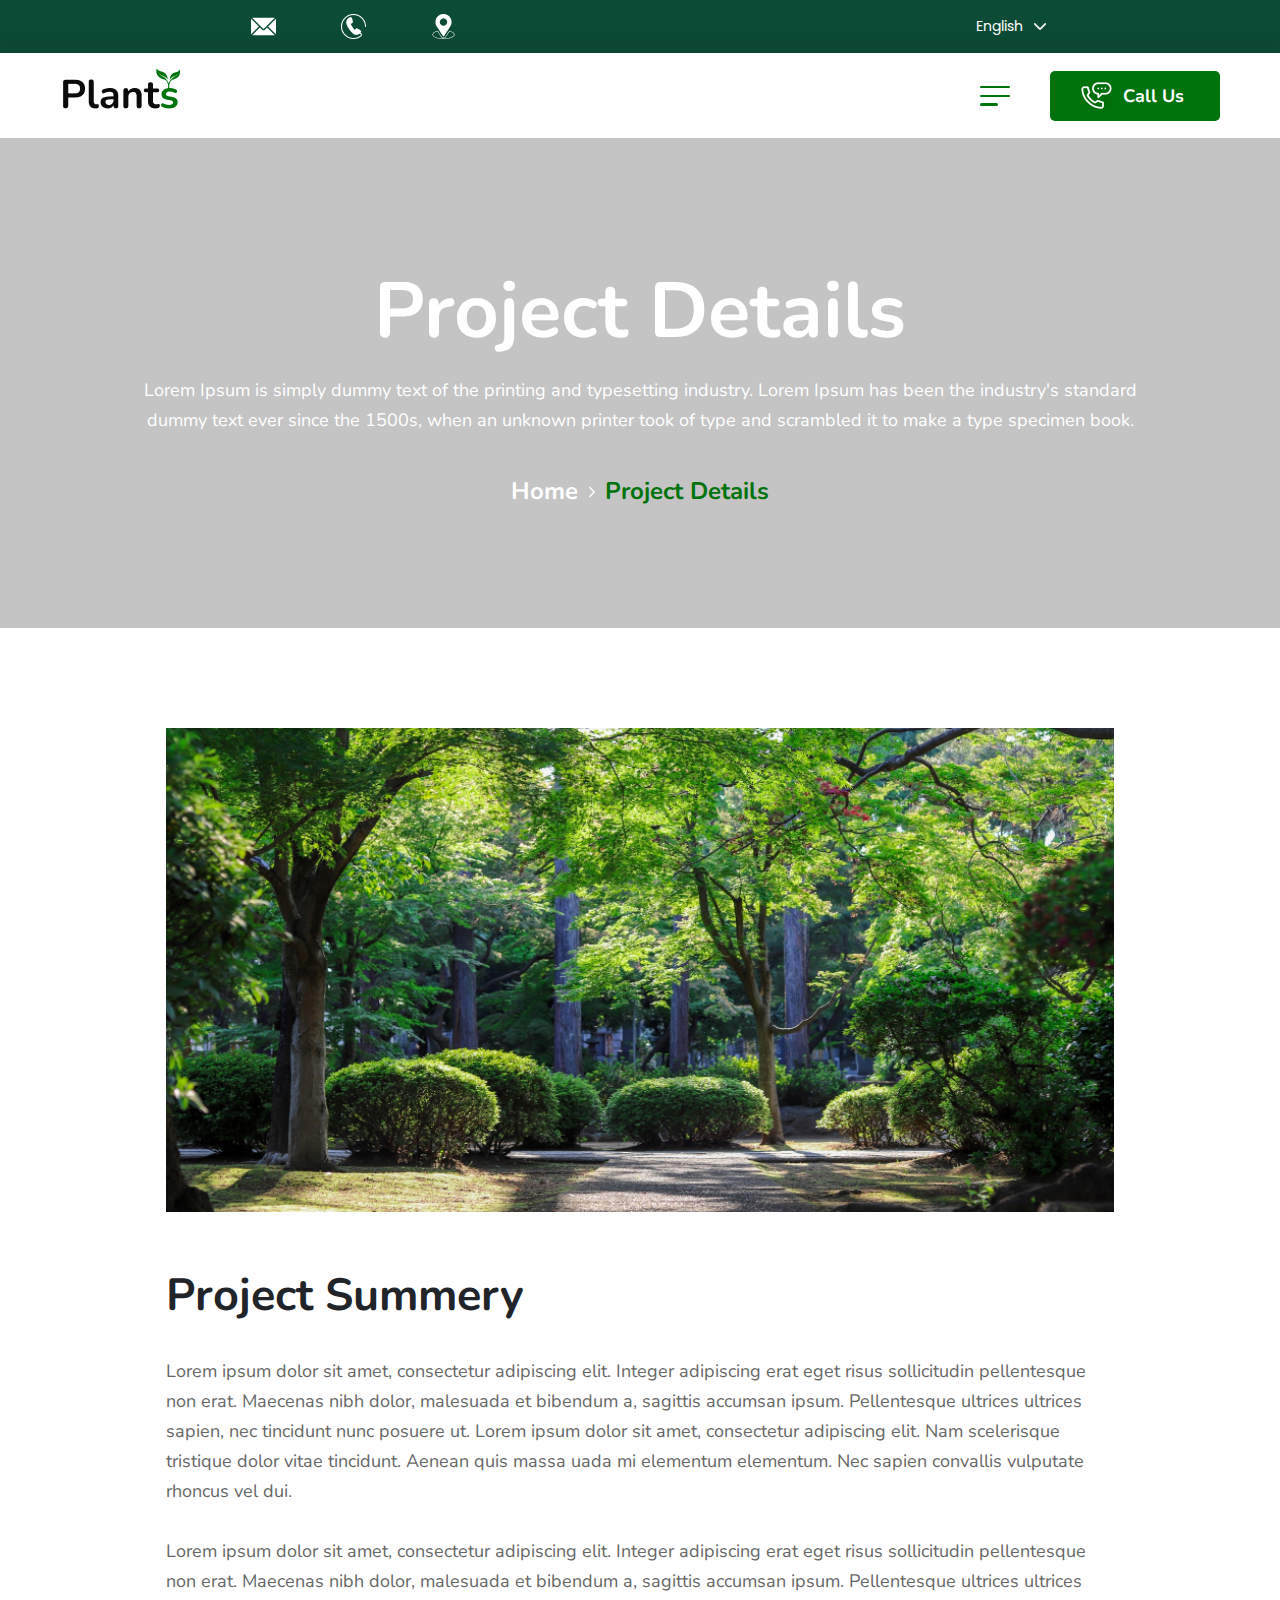
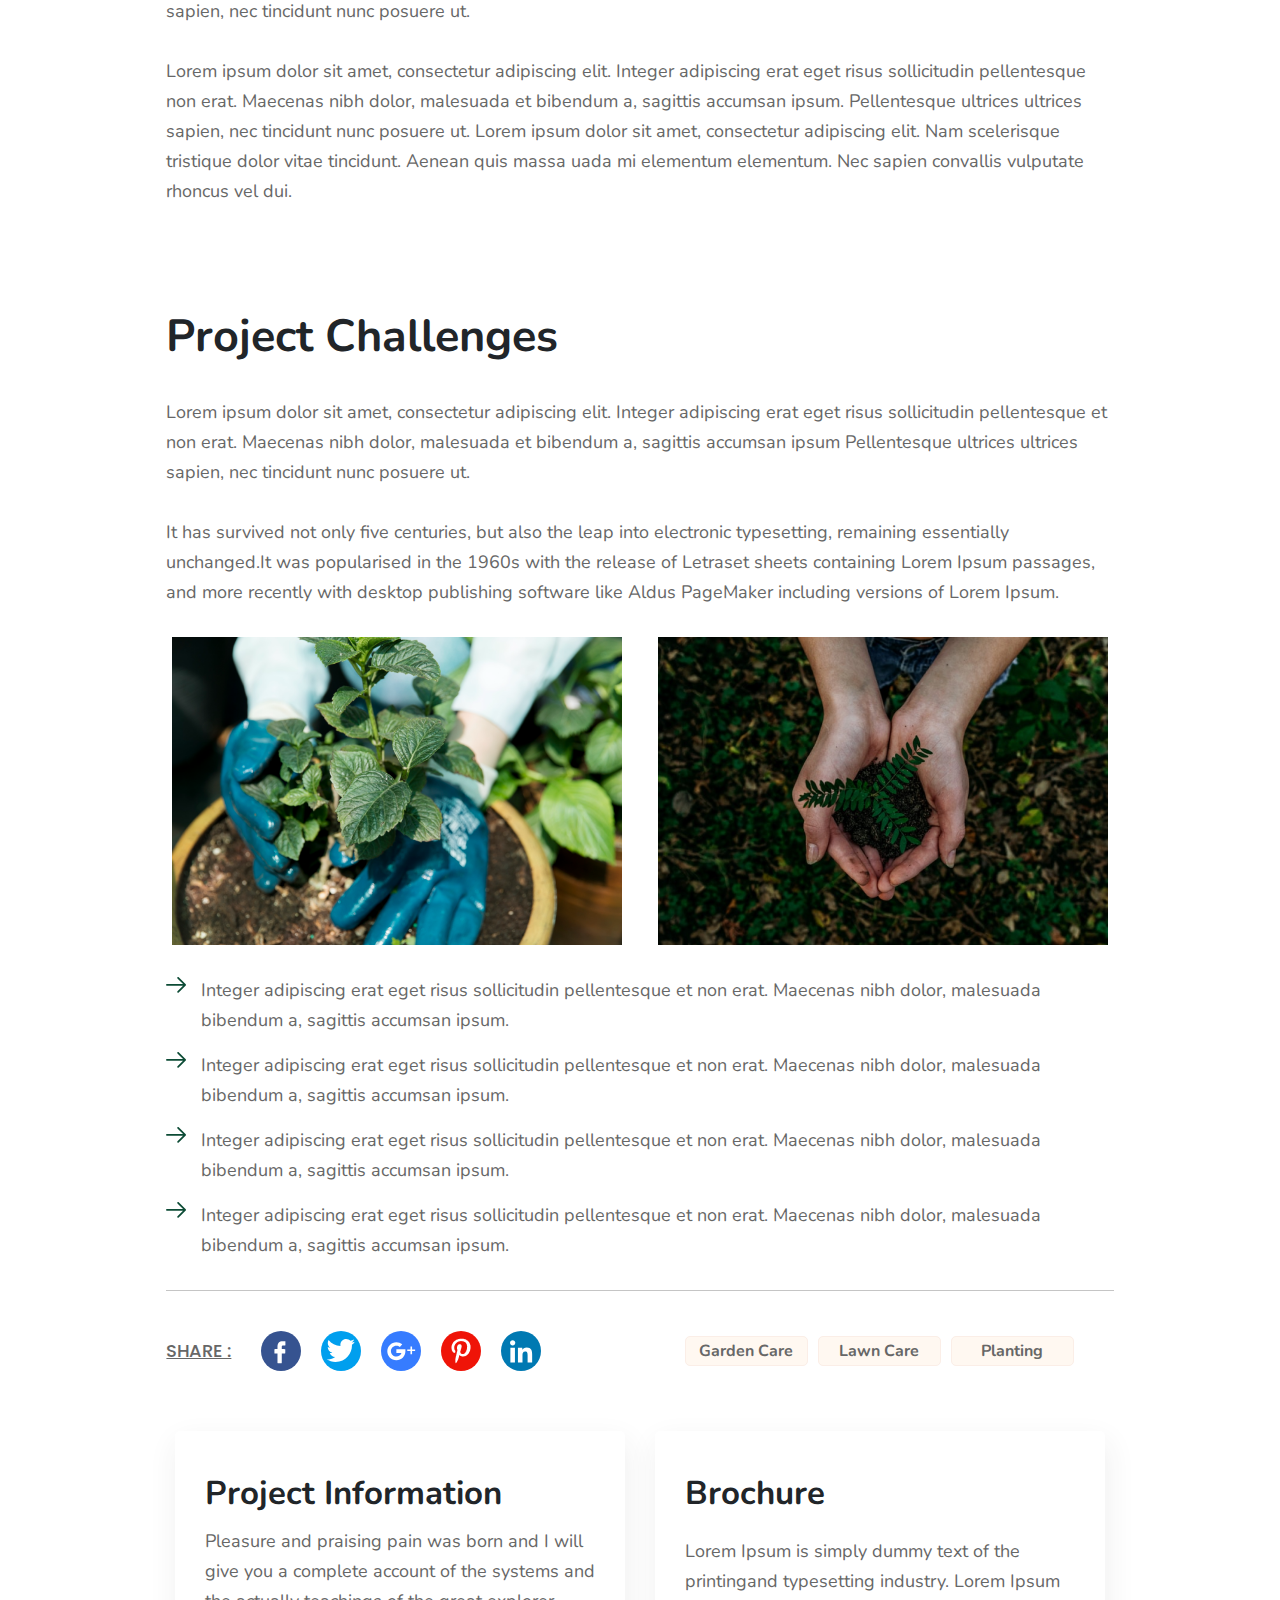
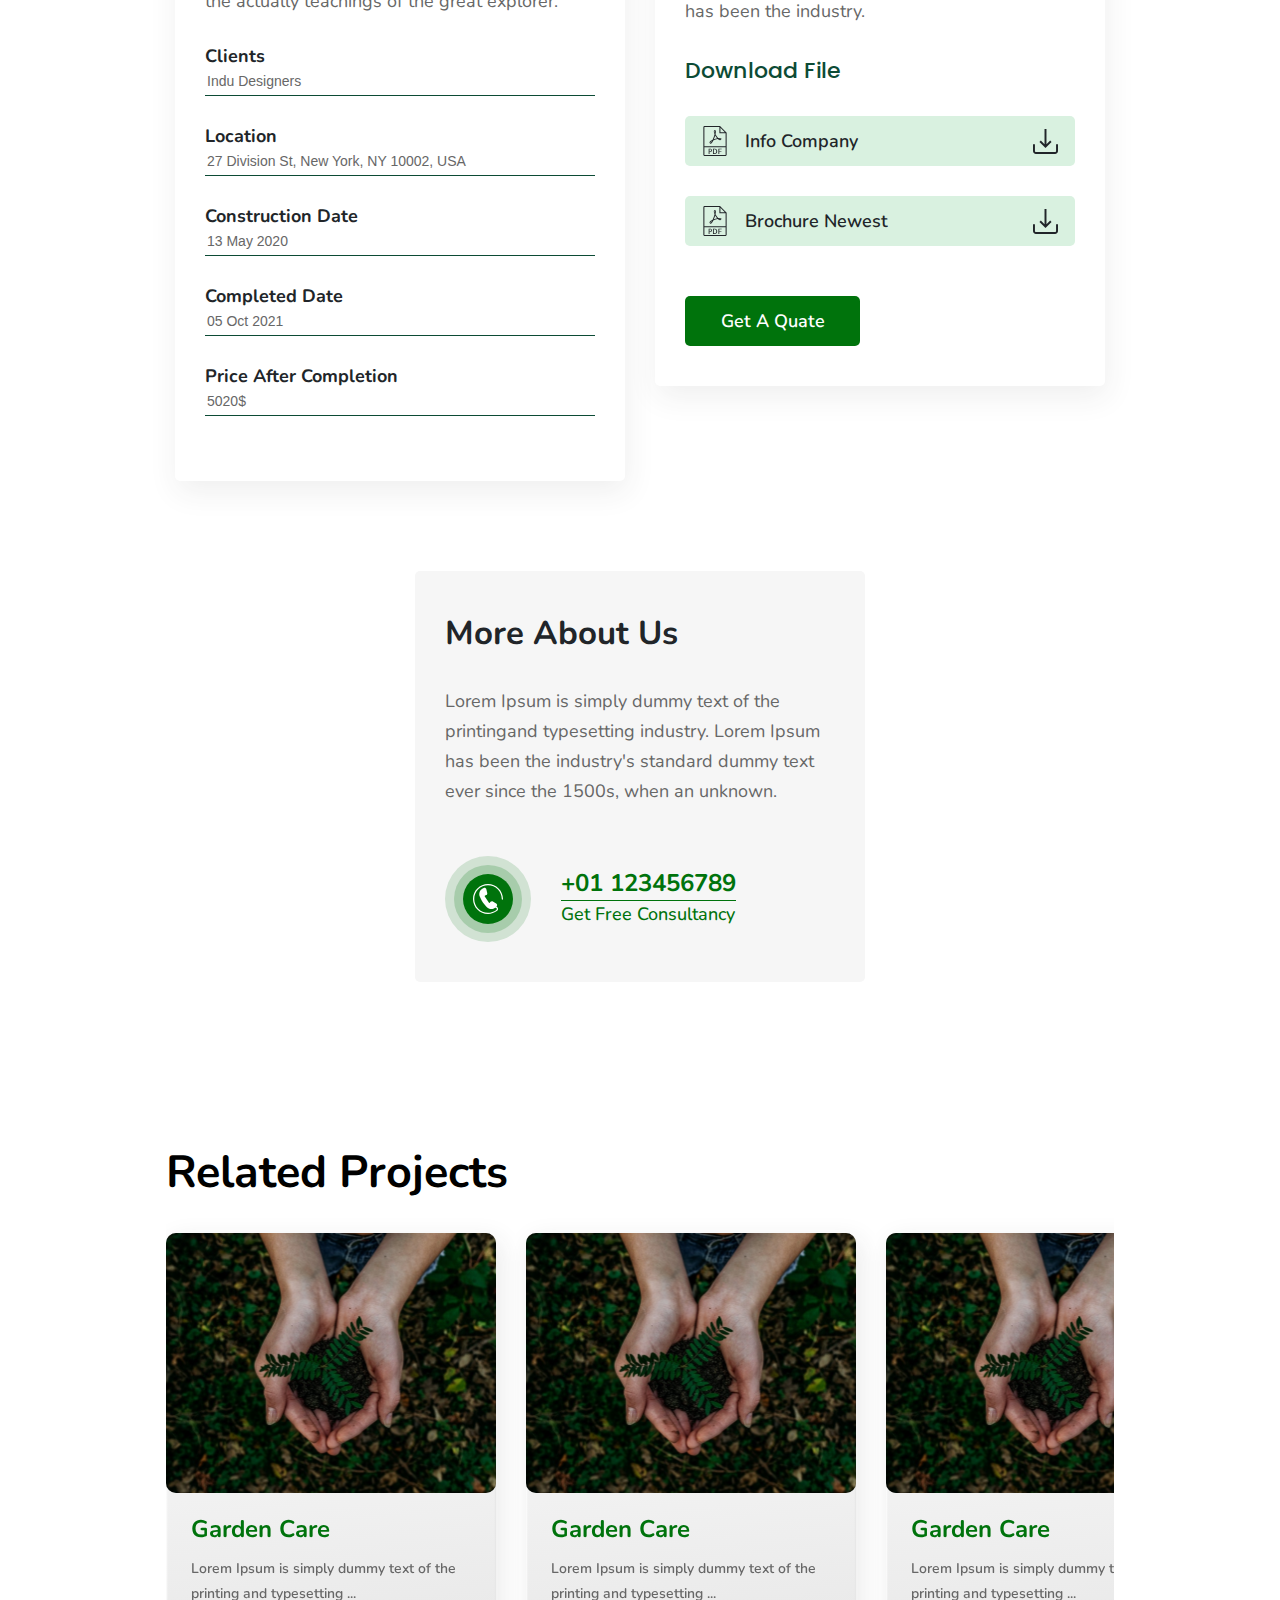
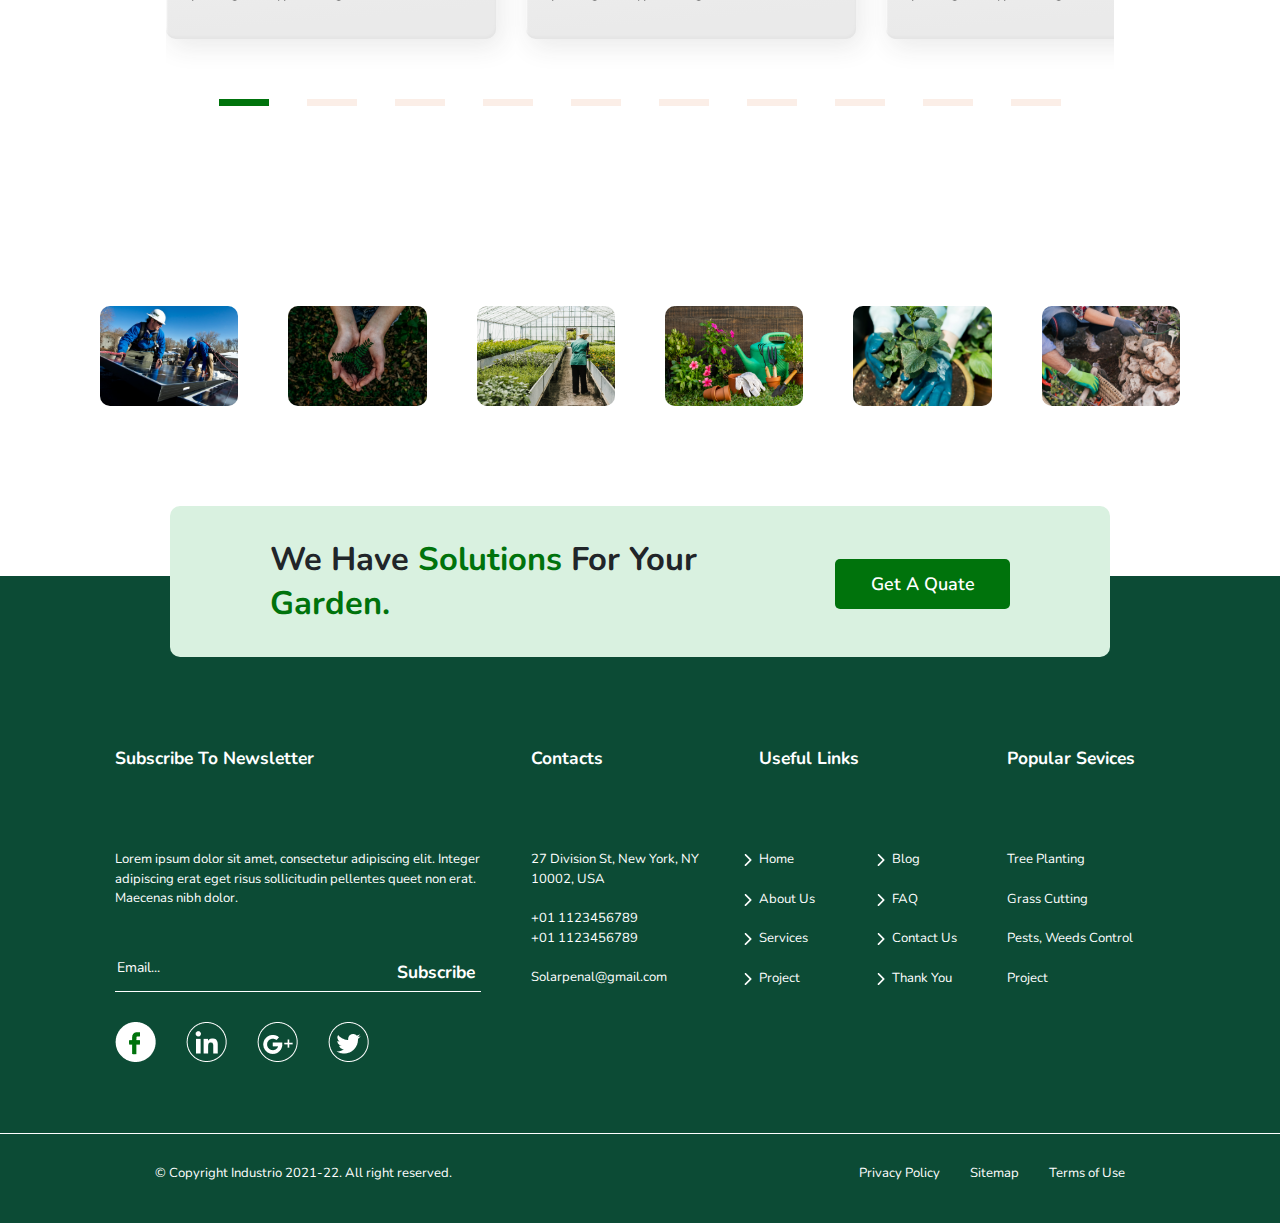
<file: projects/project-details.html>
<!DOCTYPE html>
<html lang="en">
<head>
    <meta charset="UTF-8">
    <meta http-equiv="X-UA-Compatible" content="IE=edge">
    <meta name="viewport" content="width=device-width, initial-scale=1.0">
    <title>Projects details</title>
    <link rel="stylesheet" href="https://cdn.jsdelivr.net/npm/swiper@8/swiper-bundle.min.css"/>
    <link rel="stylesheet" href="style-details.css">
    <link rel="stylesheet" href="../additionals/reset.css">
</head>
<body>  
    
    <header class="header">
        <nav class="inform">
            <div class="container-inform">
                <div class="email"><div class="img-header-contacts-email"></div><span class="element-header-text" id="header-contacts-1">Email: Plantingservice@7oroof.com</span></div>
                <div class="number"><div class="img-header-contacts-number"></div><span class="element-header-text" id="header-contacts-2">+01 123456789</span></div>
                <div class="location"><div class="img-header-contacts-location"></div><span class="element-header-text" id="header-contacts-3">2072 Pinnickinick Street, WA 98370</span></div>
            </div>
            <div class="change-lang">
                <button class="change-lang-btn">English</button>
                <ul class="change-lang-list">
                    <li class="change-lang-item" data-value="Ukrainian">Ukrainian</li>
                    <li class="change-lang-item" data-value="French">French</li>
                    <li class="change-lang-item" data-value="Spanish">Spanish</li>
                </ul>
                <input type="text" name="change-lang" value="" class="change-lang-input">
            </div>
        </nav>
        <div class="container-logo-menu">
            <a href="project-details.html" class="logo"><img src="../assets/home-page-02/LOGO.png" alt="Plants-logo"></a>
            <div class="container-menu-btn">
                <div class="container-scroll-mobile-menu">
                    <div class="menu">
                        <ul>
                            <li class="submenu">
                                <a href="../index.html">Home</a>
                                <p></p>
                            </li>
                            <li class="submenu hoverMenu">
                                <a>Company</a>
                                <p></p>
                                <ul class="submenu-2">
                                    <li>
                                        <a href="../about-us/about.html">About Us</a>
                                    </li>
                                    <li>
                                        <a href="#">Thank you</a>
                                    </li>
                                    <li>
                                        <a href="#">Terms & Conditions</a>
                                    </li>
                                    <li>
                                        <a href="#">Privacy Policy</a>
                                    </li>
                                    <li>
                                        <a href="#">Site Map</a>
                                    </li>
                                    <li>
                                        <a href="#">Disclaimer</a>
                                    </li>
                                    <li>
                                        <a href="#">404 Error</a>
                                    </li>
                                </ul>
                            </li>
                            <li class="submenu hoverMenu">
                                <a>More</a>
                                <p></p>
                                <ul class="submenu-6">
                                    <li class="sub-submenu">
                                        <a href="projects.html">Project</a>
                                        <ul class="sub-submenu-1">
                                            <li>
                                                <a href="projects-details.html">Project details</a>
                                            </li>
                                        </ul>
                                    </li>
                                    <li class="sub-submenu">
                                        <a href="#">Blog</a>
                                        <ul class="sub-submenu-2">
                                            <li>
                                                <a href="#">Blog details</a>
                                            </li>
                                        </ul>
                                    </li>
                                    <li>
                                        <a href="../contact-us/contact.html">Contact</a>
                                    </li>
                                </ul>
                            </li>
                            <li class="submenu hoverMenu">
                                <a>Services</a>
                                <p></p>
                                <ul class="submenu-3">
                                    <li>
                                        <a href="../services/service.html">Service</a>
                                    </li>
                                    <li>
                                        <a href="../services/service-details.html">Service details</a>
                                    </li>
                                </ul>
                            </li>
                            <li class="submenu hoverMenu">
                                <a>Project</a>
                                <p></p>
                                <ul class="submenu-4">
                                    <li>
                                        <a href="projects.html">Project</a>
                                    </li>
                                    <li>
                                        <a href="project-details.html">Project Details</a>
                                    </li>
                                </ul>
                            </li>
                            <li class="submenu hoverMenu">
                                <a>Blog</a>
                                <p></p>
                                <ul class="submenu-5">
                                    <li>
                                        <a href="#">Blog</a>
                                    </li>
                                    <li>
                                        <a href="#">Blog details</a>
                                    </li>
                                </ul>
                            </li>
                            <li class="menu-contacts-func"><a href="../contact-us/contact.html">Contact</a></li>
                        </ul>
                        <div class="contacts-links-mobile-menu">
                            <div class="links-mobile">
                                <a href="#" class="fb-mobile-menu"></a>
                                <a href="#" class="in-mobile-menu"></a>
                                <a href="#" class="gplus-mobile-menu"></a>
                                <a href="#" class="tw-mobile-menu"></a>
                            </div>
                            <div>
                                © Copyright Plant Store 2021-22. All right reserved.<br>Design by Themadbrains
                            </div>
                        </div>
                    </div>
                </div>
                <div class="hb-menu">
                    <span></span>
                </div>
                <div class="btn-call-us">
                    <button><i>Call Us</i></button>
                </div>
            </div>
        </div>
       <div class="inform-about-page">
            <div class="container-position-inform">
                <h2>Project Details</h2>
                <p>
                    Lorem Ipsum is simply dummy text of the printing and typesetting industry. Lorem Ipsum has been the industry's standard dummy text ever since the 1500s, when an unknown printer took of type and scrambled it to make a type specimen book.
                </p>
                <nav>
                    <a href="../index.html">Home</a>
                    <a href="projects.html">Project Details</a>
                </nav>
            </div>
       </div>
    </header>

    <main class="main">
        <div class="block-inform">
            <div class="main-inform">
                <img src="../assets/backgrounds/unsplash_o7BeB6LE04E.png" alt="photo-project">
                <div class="project-summery">
                    <h2>Project Summery</h2>
                    <p>
                        Lorem ipsum dolor sit amet, consectetur adipiscing elit. Integer adipiscing erat eget risus sollicitudin pellentesque non erat. Maecenas nibh dolor, malesuada et bibendum a, sagittis accumsan ipsum. Pellentesque ultrices ultrices sapien, nec tincidunt nunc posuere ut. Lorem ipsum dolor sit amet, consectetur adipiscing elit. Nam scelerisque tristique dolor vitae tincidunt. Aenean quis massa uada mi elementum elementum. Nec sapien convallis vulputate rhoncus vel dui.
                    </p>
                    <p>
                        Lorem ipsum dolor sit amet, consectetur adipiscing elit. Integer adipiscing erat eget risus sollicitudin pellentesque non erat. Maecenas nibh dolor, malesuada et bibendum a, sagittis accumsan ipsum. Pellentesque ultrices ultrices sapien, nec tincidunt nunc posuere ut.
                    </p>
                    <p>
                        Lorem ipsum dolor sit amet, consectetur adipiscing elit. Integer adipiscing erat eget risus sollicitudin pellentesque non erat. Maecenas nibh dolor, malesuada et bibendum a, sagittis accumsan ipsum. Pellentesque ultrices ultrices sapien, nec tincidunt nunc posuere ut. Lorem ipsum dolor sit amet, consectetur adipiscing elit. Nam scelerisque tristique dolor vitae tincidunt. Aenean quis massa uada mi elementum elementum. Nec sapien convallis vulputate rhoncus vel dui.
                    </p>
                </div>
                <div class="project-challenges">
                    <div class="project-challenges-desc">
                        <h2>Project Challenges</h2>
                        <p>
                            Lorem ipsum dolor sit amet, consectetur adipiscing elit. Integer adipiscing erat eget risus sollicitudin pellentesque et non erat. Maecenas nibh dolor, malesuada et bibendum a, sagittis accumsan ipsum Pellentesque ultrices ultrices sapien, nec tincidunt nunc posuere ut.
                        </p>
                        <p>
                            It has survived not only five centuries, but also the leap into electronic typesetting, remaining essentially unchanged.It was popularised in the 1960s with the release of Letraset sheets containing Lorem Ipsum passages, and more recently with desktop publishing software like Aldus PageMaker including versions of Lorem Ipsum.
                        </p>
                    </div>
                    <div class="images-project-challenges">
                        <img src="../assets/backgrounds/plant-with-hands.png" alt="photo-project"></img>
                        <img src="../assets/backgrounds/two-hands-keep-plant.png" alt="photo-project"></img>
                    </div>
                    <div class="option-of-challenges">
                        <p>
                            Integer adipiscing erat eget risus sollicitudin pellentesque et non erat. Maecenas nibh dolor, malesuada bibendum a, sagittis accumsan ipsum.
                        </p>
                        <p>
                            Integer adipiscing erat eget risus sollicitudin pellentesque et non erat. Maecenas nibh dolor, malesuada bibendum a, sagittis accumsan ipsum.
                        </p>
                        <p>
                            Integer adipiscing erat eget risus sollicitudin pellentesque et non erat. Maecenas nibh dolor, malesuada bibendum a, sagittis accumsan ipsum.
                        </p>
                        <p>
                            Integer adipiscing erat eget risus sollicitudin pellentesque et non erat. Maecenas nibh dolor, malesuada bibendum a, sagittis accumsan ipsum.
                        </p>
                    </div>
                </div>
                <div class="share-chapters">
                    <div class="share-links">
                        <p>Share :</p>
                        <div class="links">
                            <a href="#" class="fb"></a>
                            <a href="#" class="tw"></a>
                            <a href="#" class="gplus"></a>
                            <a href="#" class="pinterest"></a>
                            <a href="#" class="in"></a>
                        </div>
                    </div>
                    <div class="chapters">
                        <span>Garden Care</span>
                        <span>Lawn Care</span>
                        <span>Planting</span>
                    </div>
                </div>
            </div>
            <div class="aside-inform">
                <form class="project-information">
                    <div class="desc-project-inf">
                        <h3>Project Information</h3>
                        <p>
                            Pleasure and praising pain was born and I will give you a complete account of the systems and the actually teachings of the great explorer.
                        </p>
                    </div>
                    <div class="clients">
                        <h4>Clients</h4>
                        <input type="text" value="" placeholder="Indu Designers">
                    </div>
                    <div class="location">
                        <h4>Location</h4>
                        <input type="text" value="" placeholder="27 Division St, New York, NY 10002, USA">
                    </div>
                    <div class="construction-date">
                        <h4>Construction Date</h4>
                        <input type="text" value="" placeholder="13 May 2020">
                    </div>
                    <div class="completed-date">
                        <h4>Completed Date</h4>
                        <input type="text" value="" placeholder="05 Oct 2021">
                    </div>
                    <div class="price-after-completion">
                        <h4>Price After Completion</h4>
                        <input type="text" value="" placeholder="5020$">
                    </div>
                </form>
                <div class="brochure">
                    <div class="brochure-desc">
                        <h3>Brochure</h3>
                        <p>
                            Lorem Ipsum is simply dummy text of the printingand typesetting industry. Lorem Ipsum has been the industry.
                        </p>
                    </div>
                    <div class="download-info-company-newest">
                        <p>Download File</p>
                        <a href="../assets/home-page-02/Admin.png" download><i>Info Company</i></a>
                        <a href="../assets/home-page-02/Admin-green.png" download><i>Brochure Newest</i></a>
                    </div>
                    <div class="btn-link">
                        <button>Get A Quate</button>
                    </div>
                </div>
                <div class="more-about-us">
                    <h3>More About Us</h3>
                    <p>
                        Lorem Ipsum is simply dummy text of the printingand typesetting industry. Lorem Ipsum has been the industry's standard dummy text ever since the 1500s, when an unknown.
                    </p>
                    <div class="number">
                        <div class="container-phone">
                            <div class="phone">
                                <span />
                            </div>
                        </div>
                        <p>+01 123456789</p>
                    </div>
                </div>
            </div>
        </div>
        <div class="slider-title">
            <h3>Related Projects</h3>
            <div class="slider-related-projects">
                <div class="slider-wrapper-related-projects swiper-wrapper">
                    
                </div>
                <div class="switch-lines swiper-pagination">
                    <div class="switch-1"></div>
                    <div class="switch-2"></div>
                    <div class="switch-3"></div>
                    <div class="switch-4"></div>
                </div>
            </div>
        </div>
        
    </main>

    <footer class="footer">
        <div class="img-mobile">
            <div><img src="../assets/backgrounds/footer-img-Morris-mobile.png" alt=""></div>
            <div><img src="../assets/backgrounds/footer-img-forest-mobile.png" alt=""></div>
        </div>
        <div class="footer-imgs">
            <div><img src="../assets/backgrounds/workers.png" alt=""></div>
            <div><img src="../assets/backgrounds/two-hands-keep-plant.png" alt=""></div>
            <div><img src="../assets/backgrounds/garden.png" alt=""></div>
            <div><img src="../assets/backgrounds/instr.png" alt=""></div>
            <div><img src="../assets/backgrounds/plant-with-hands.png" alt=""></div>
            <div><img src="../assets/backgrounds/choose-us.png" alt=""></div>
        </div>
        <div class="bottom-of-footer">
            <div class="solutions">
                <h4>We Have <span>Solutions</span> For Your <span>Garden.</span></h4>
                <div class="btn-link">
                    <button>Get A Quate</button>
                </div>
            </div>
            <div class="main-block-footer">
                <div class="main-inform-footer">
                    <div class="subscr">
                        <h5>Subscribe To Newsletter</h5>
                        <p>Lorem ipsum dolor sit amet, consectetur adipiscing elit. Integer adipiscing erat eget risus sollicitudin pellentes queet non erat. Maecenas nibh dolor.</p>
                        <form class="subsc-email" method="post">
                            <input class="form-field" type="email" id="Email" placeholder="Email..." required>
                            <button class="submit-form-email" type="submit">Subscribe</button>
                        </form>
                        <div class="links-social">
                            <a href="#" class="fb"></a>
                            <a href="#" class="ld"></a>
                            <a href="#" class="gp"></a>
                            <a href="#" class="tw"></a>
                        </div>
                    </div>
                    <div class="contacts">
                        <h5>Contacts</h5>
                        <p>27 Division St, New York, NY 10002, USA</p>
                        <p>+01 1123456789</p>
                        <p>+01 1123456789</p>
                        <p>Solarpenal@gmail.com</p>
                    </div>
                    <div class="useful-links">
                        <h5>Useful Links</h5>
                        <div class="container-useful-links">
                            <div>
                                <a href="">Home</a>
                                <a href="">About Us</a>
                                <a href="">Services</a>
                                <a href="">Project</a>
                            </div>
                            <div>
                                <a href="">Blog</a>
                                <a href="">FAQ</a>
                                <a href="">Contact Us</a>
                                <a href="">Thank You</a>
                            </div>
                        </div>
                    </div>
                    <div class="popular-services">
                        <h5>Popular Sevices</h5>
                        <a href="#">Tree Planting</a>
                        <a href="#">Grass Cutting</a>
                        <a href="#">Pests, Weeds Control</a>
                        <a href="#">Project</a>
                    </div>
                </div>
                <div class="end-footer">
                    <p>&#169; Copyright Industrio 2021-22. All right reserved.</p>
                    <div class="terms-privacy-map">
                        <a href="#">Privacy Policy</a>
                        <a href="#">Sitemap</a>
                        <a href="#">Terms of Use</a>
                    </div>
                </div>
            </div>
        </div>
    </footer>

    <script src="https://cdn.jsdelivr.net/npm/swiper@8/swiper-bundle.min.js"></script>
    <script src="../script.js"></script>
    <script src="scriptArcticles.js" type="module"></script>
</body>
</html>
</file>
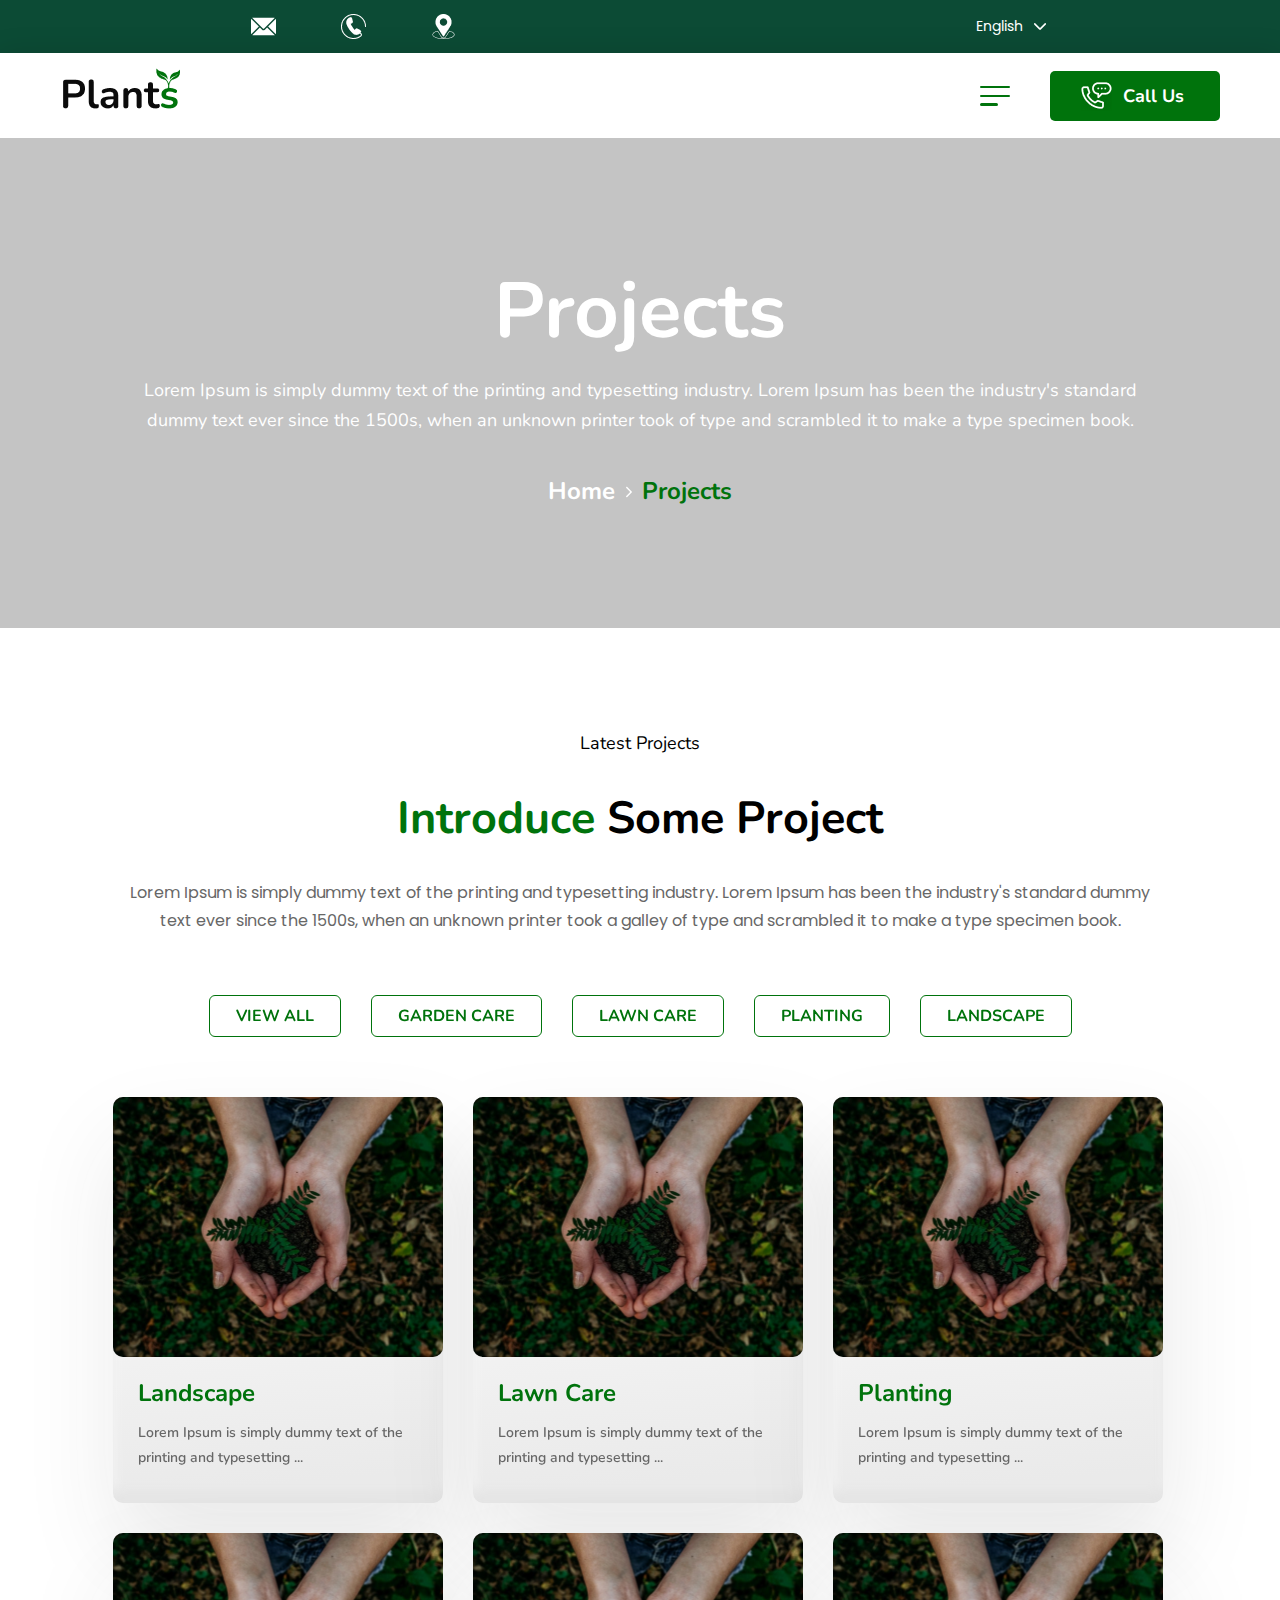
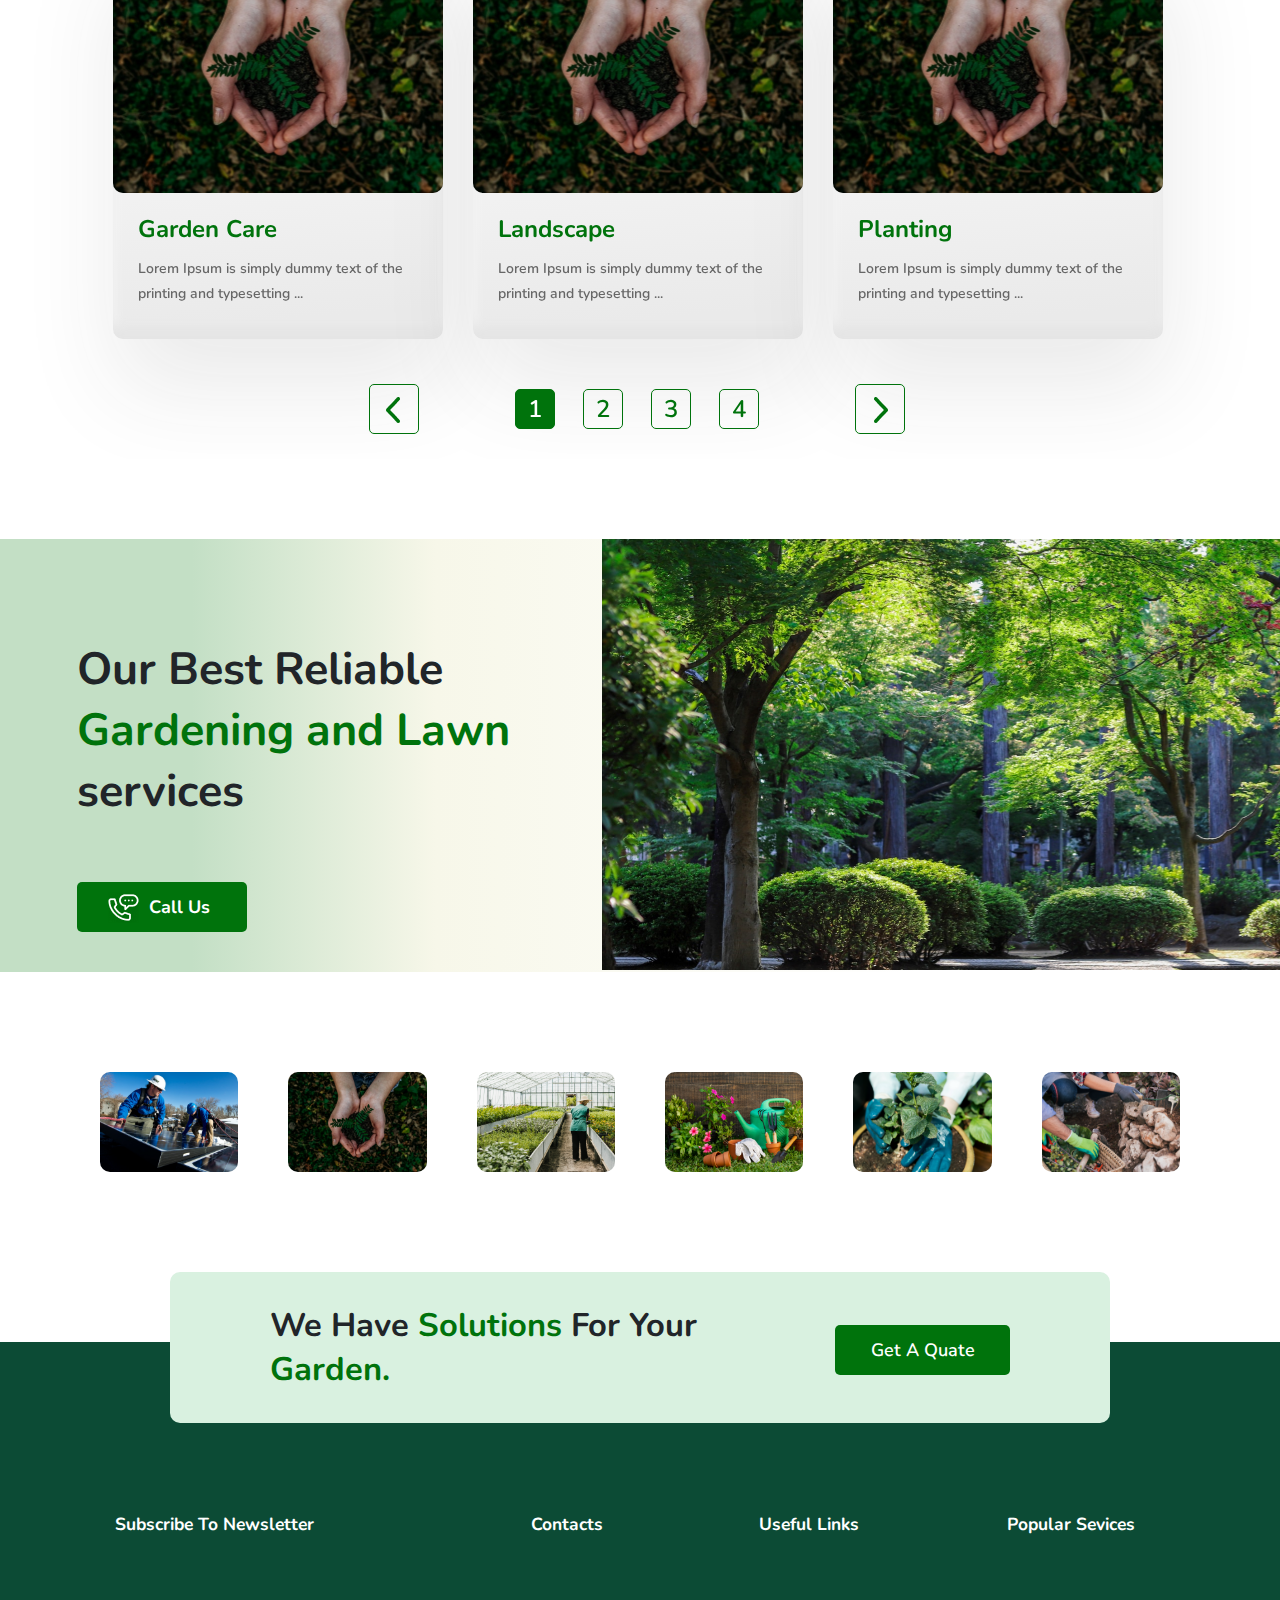
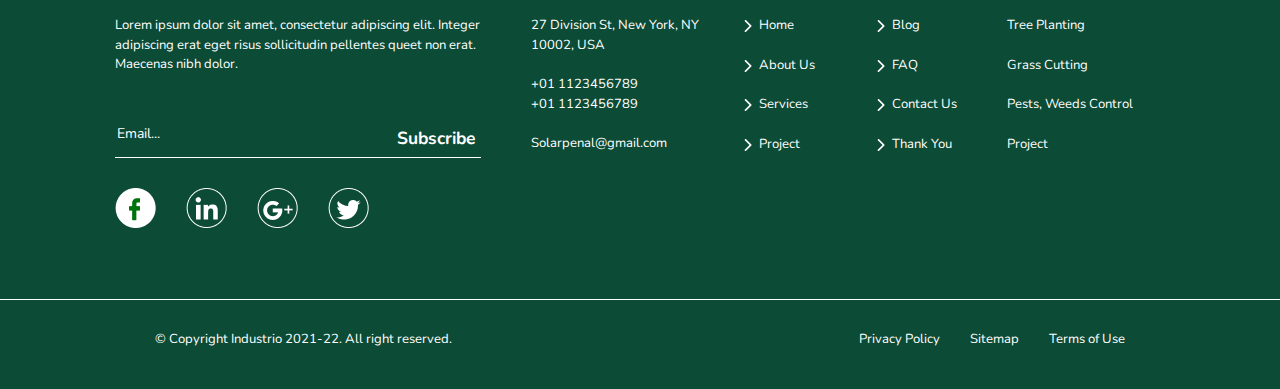
<file: projects/projects.html>
<!DOCTYPE html>
<html lang="en">
<head>
    <meta charset="UTF-8">
    <meta http-equiv="X-UA-Compatible" content="IE=edge">
    <meta name="viewport" content="width=device-width, initial-scale=1.0">
    <title>Projects</title>
    <link rel="stylesheet" href="https://cdn.jsdelivr.net/npm/swiper@8/swiper-bundle.min.css"/>
    <link rel="stylesheet" href="style.css">
    <link rel="stylesheet" href="../additionals/reset.css">
</head>
<body>  
    
    <header class="header">
        <nav class="inform">
            <div class="container-inform">
                <div class="email"><div class="img-header-contacts-email"></div><span class="element-header-text" id="header-contacts-1">Email: Plantingservice@7oroof.com</span></div>
                <div class="number"><div class="img-header-contacts-number"></div><span class="element-header-text" id="header-contacts-2">+01 123456789</span></div>
                <div class="location"><div class="img-header-contacts-location"></div><span class="element-header-text" id="header-contacts-3">2072 Pinnickinick Street, WA 98370</span></div>
            </div>
            <div class="change-lang">
                <button class="change-lang-btn">English</button>
                <ul class="change-lang-list">
                    <li class="change-lang-item" data-value="Ukrainian">Ukrainian</li>
                    <li class="change-lang-item" data-value="French">French</li>
                    <li class="change-lang-item" data-value="Spanish">Spanish</li>
                </ul>
                <input type="text" name="change-lang" value="" class="change-lang-input">
            </div>
        </nav>
        <div class="container-logo-menu">
            <a href="projects.html" class="logo"><img src="../assets/home-page-02/LOGO.png" alt="Plants-logo"></a>
            <div class="container-menu-btn">
                <div class="container-scroll-mobile-menu">
                    <div class="menu">
                        <ul>
                            <li class="submenu">
                                <a href="../index.html">Home</a>
                                <p></p>
                            </li>
                            <li class="submenu hoverMenu">
                                <a>Company</a>
                                <p></p>
                                <ul class="submenu-2">
                                    <li>
                                        <a href="../about-us/about.html">About Us</a>
                                    </li>
                                    <li>
                                        <a href="#">Thank you</a>
                                    </li>
                                    <li>
                                        <a href="#">Terms & Conditions</a>
                                    </li>
                                    <li>
                                        <a href="#">Privacy Policy</a>
                                    </li>
                                    <li>
                                        <a href="#">Site Map</a>
                                    </li>
                                    <li>
                                        <a href="#">Disclaimer</a>
                                    </li>
                                    <li>
                                        <a href="#">404 Error</a>
                                    </li>
                                </ul>
                            </li>
                            <li class="submenu hoverMenu">
                                <a>More</a>
                                <p></p>
                                <ul class="submenu-6">
                                    <li class="sub-submenu">
                                        <a href="projects.html">Project</a>
                                        <ul class="sub-submenu-1">
                                            <li>
                                                <a href="project-details.html">Project details</a>
                                            </li>
                                        </ul>
                                    </li>
                                    <li class="sub-submenu">
                                        <a href="#">Blog</a>
                                        <ul class="sub-submenu-2">
                                            <li>
                                                <a href="#">Blog details</a>
                                            </li>
                                        </ul>
                                    </li>
                                    <li>
                                        <a href="../contact-us/contact.html">Contact</a>
                                    </li>
                                </ul>
                            </li>
                            <li class="submenu hoverMenu">
                                <a>Services</a>
                                <p></p>
                                <ul class="submenu-3">
                                    <li>
                                        <a href="../services/service.html">Service</a>
                                    </li>
                                    <li>
                                        <a href="../services/service-details.html">Service details</a>
                                    </li>
                                </ul>
                            </li>
                            <li class="submenu hoverMenu">
                                <a>Project</a>
                                <p></p>
                                <ul class="submenu-4">
                                    <li>
                                        <a href="projects.html">Project</a>
                                    </li>
                                    <li>
                                        <a href="project-details.html">Project Details</a>
                                    </li>
                                </ul>
                            </li>
                            <li class="submenu hoverMenu">
                                <a>Blog</a>
                                <p></p>
                                <ul class="submenu-5">
                                    <li>
                                        <a href="#">Blog</a>
                                    </li>
                                    <li>
                                        <a href="#">Blog details</a>
                                    </li>
                                </ul>
                            </li>
                            <li class="menu-contacts-func"><a href="../contact-us/contact.html">Contact</a></li>
                        </ul>
                        <div class="contacts-links-mobile-menu">
                            <div class="links-mobile">
                                <a href="#" class="fb-mobile-menu"></a>
                                <a href="#" class="in-mobile-menu"></a>
                                <a href="#" class="gplus-mobile-menu"></a>
                                <a href="#" class="tw-mobile-menu"></a>
                            </div>
                            <div>
                                © Copyright Plant Store 2021-22. All right reserved.<br>Design by Themadbrains
                            </div>
                        </div>
                    </div>
                </div>
                <div class="hb-menu">
                    <span></span>
                </div>
                <div class="btn-call-us">
                    <button><i>Call Us</i></button>
                </div>
            </div>
        </div>
       <div class="inform-about-page">
            <div class="container-position-inform">
                <h2>Projects</h2>
                <p>
                    Lorem Ipsum is simply dummy text of the printing and typesetting industry. Lorem Ipsum has been the industry's standard dummy text ever since the 1500s, when an unknown printer took of type and scrambled it to make a type specimen book.
                </p>
                <nav>
                    <a href="../index.html">Home</a>
                    <a href="projects.html">Projects</a>
                </nav>
            </div>
       </div>
    </header>

    <main class="main">
        <div class="title">
            <div class="descr-title">
                <p class="chapters-name">Latest Projects</p>
                <h1><span>Introduce </span>Some Project</h1>
                <p>
                    Lorem Ipsum is simply dummy text of the printing and typesetting industry. Lorem Ipsum has been the industry's standard dummy text ever since the 1500s, when an unknown printer took a galley of type and scrambled it to make a type specimen book.
                </p>
            </div>
            <div class="sort-projects swiper">
                <div class="swiper-wrapper">
                    <div id="viewall" class="btn-sort swiper-slide"><i>view all</i></div>
                    <div id="gardencare" class="btn-sort swiper-slide"><i>garden care</i></div>
                    <div id="lawncare" class="btn-sort swiper-slide"><i>lawn care</i></div>
                    <div id="planting" class="btn-sort swiper-slide"><i>planting</i></div>
                    <div id="landscape" class="btn-sort swiper-slide"><i>landscape</i></div>
                </div>
            </div>
        </div>
        <div class="slider-projects swiper">
            <div class="slider-wrapper-projects swiper-wrapper">
            </div>
            <div class="prev"></div>
            <div class="next"></div>
            <div class="swiper-pagination"></div>
        </div>
        <div class="block-our-best-services">
            <div class="descr-block">
                <h3>Our Best Reliable <span>Gardening and Lawn</span> services</h3>
                <div class="btn-call-us">
                    <button>
                        <i>Call Us</i>
                    </button>
                </div>
            </div>
            <span / class="back-img">
        </div>
    </main>

    <footer class="footer">
        <div class="img-mobile">
            <div><img src="../assets/backgrounds/footer-img-Morris-mobile.png" alt=""></div>
            <div><img src="../assets/backgrounds/footer-img-forest-mobile.png" alt=""></div>
        </div>
        <div class="footer-imgs">
            <div><img src="../assets/backgrounds/workers.png" alt=""></div>
            <div><img src="../assets/backgrounds/two-hands-keep-plant.png" alt=""></div>
            <div><img src="../assets/backgrounds/garden.png" alt=""></div>
            <div><img src="../assets/backgrounds/instr.png" alt=""></div>
            <div><img src="../assets/backgrounds/plant-with-hands.png" alt=""></div>
            <div><img src="../assets/backgrounds/choose-us.png" alt=""></div>
        </div>
        <div class="bottom-of-footer">
            <div class="solutions">
                <h4>We Have <span>Solutions</span> For Your <span>Garden.</span></h4>
                <div class="btn-link">
                    <button>Get A Quate</button>
                </div>
            </div>
            <div class="main-block-footer">
                <div class="main-inform-footer">
                    <div class="subscr">
                        <h5>Subscribe To Newsletter</h5>
                        <p>Lorem ipsum dolor sit amet, consectetur adipiscing elit. Integer adipiscing erat eget risus sollicitudin pellentes queet non erat. Maecenas nibh dolor.</p>
                        <form class="subsc-email" method="post">
                            <input class="form-field" type="email" id="Email" placeholder="Email..." required>
                            <button class="submit-form-email" type="submit">Subscribe</button>
                        </form>
                        <div class="links-social">
                            <a href="#" class="fb"></a>
                            <a href="#" class="ld"></a>
                            <a href="#" class="gp"></a>
                            <a href="#" class="tw"></a>
                        </div>
                    </div>
                    <div class="contacts">
                        <h5>Contacts</h5>
                        <p>27 Division St, New York, NY 10002, USA</p>
                        <p>+01 1123456789</p>
                        <p>+01 1123456789</p>
                        <p>Solarpenal@gmail.com</p>
                    </div>
                    <div class="useful-links">
                        <h5>Useful Links</h5>
                        <div class="container-useful-links">
                            <div>
                                <a href="">Home</a>
                                <a href="">About Us</a>
                                <a href="">Services</a>
                                <a href="">Project</a>
                            </div>
                            <div>
                                <a href="">Blog</a>
                                <a href="">FAQ</a>
                                <a href="">Contact Us</a>
                                <a href="">Thank You</a>
                            </div>
                        </div>
                    </div>
                    <div class="popular-services">
                        <h5>Popular Sevices</h5>
                        <a href="#">Tree Planting</a>
                        <a href="#">Grass Cutting</a>
                        <a href="#">Pests, Weeds Control</a>
                        <a href="#">Project</a>
                    </div>
                </div>
                <div class="end-footer">
                    <p>&#169; Copyright Industrio 2021-22. All right reserved.</p>
                    <div class="terms-privacy-map">
                        <a href="#">Privacy Policy</a>
                        <a href="#">Sitemap</a>
                        <a href="#">Terms of Use</a>
                    </div>
                </div>
            </div>
        </div>
    </footer>

    <script src="https://cdn.jsdelivr.net/npm/swiper@8/swiper-bundle.min.js"></script>
    <script src="../script.js"></script>
    <script src="scriptArcticles.js" type="module"></script>
</body>
</html>
</file>
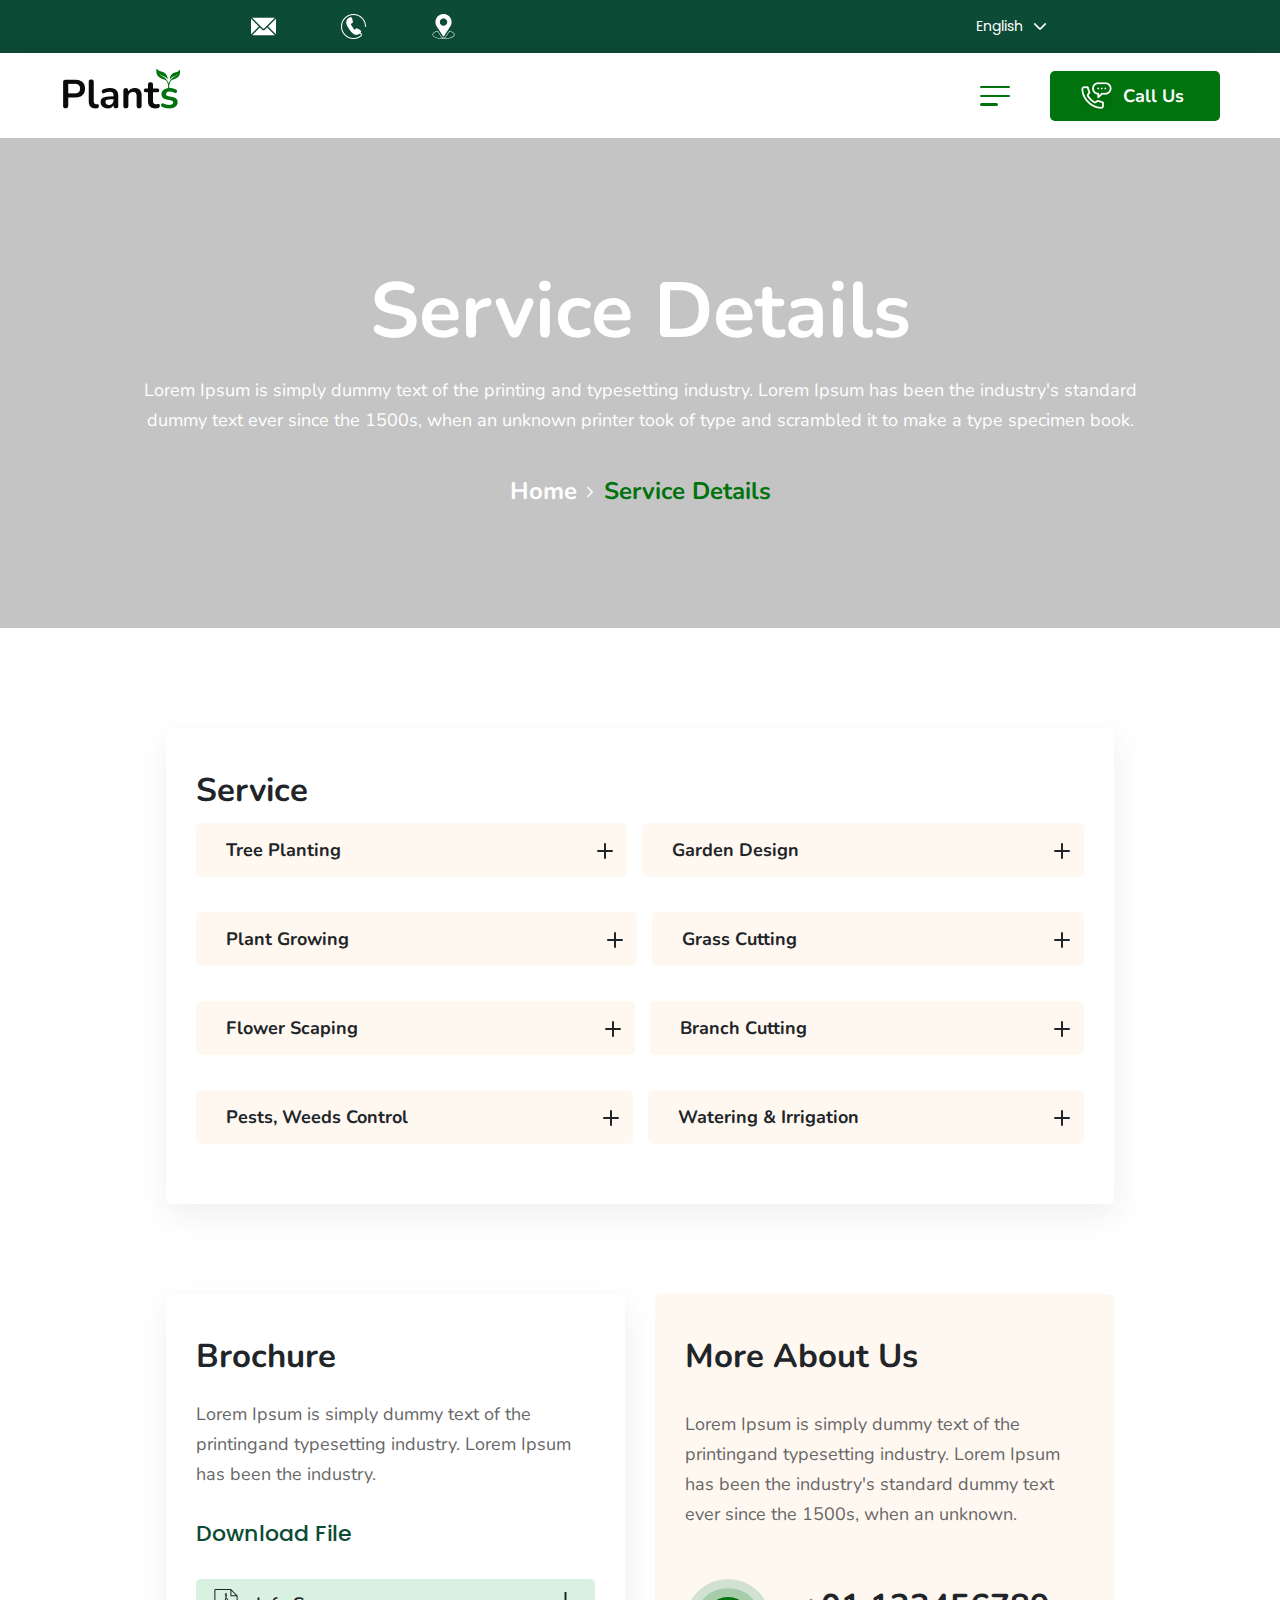
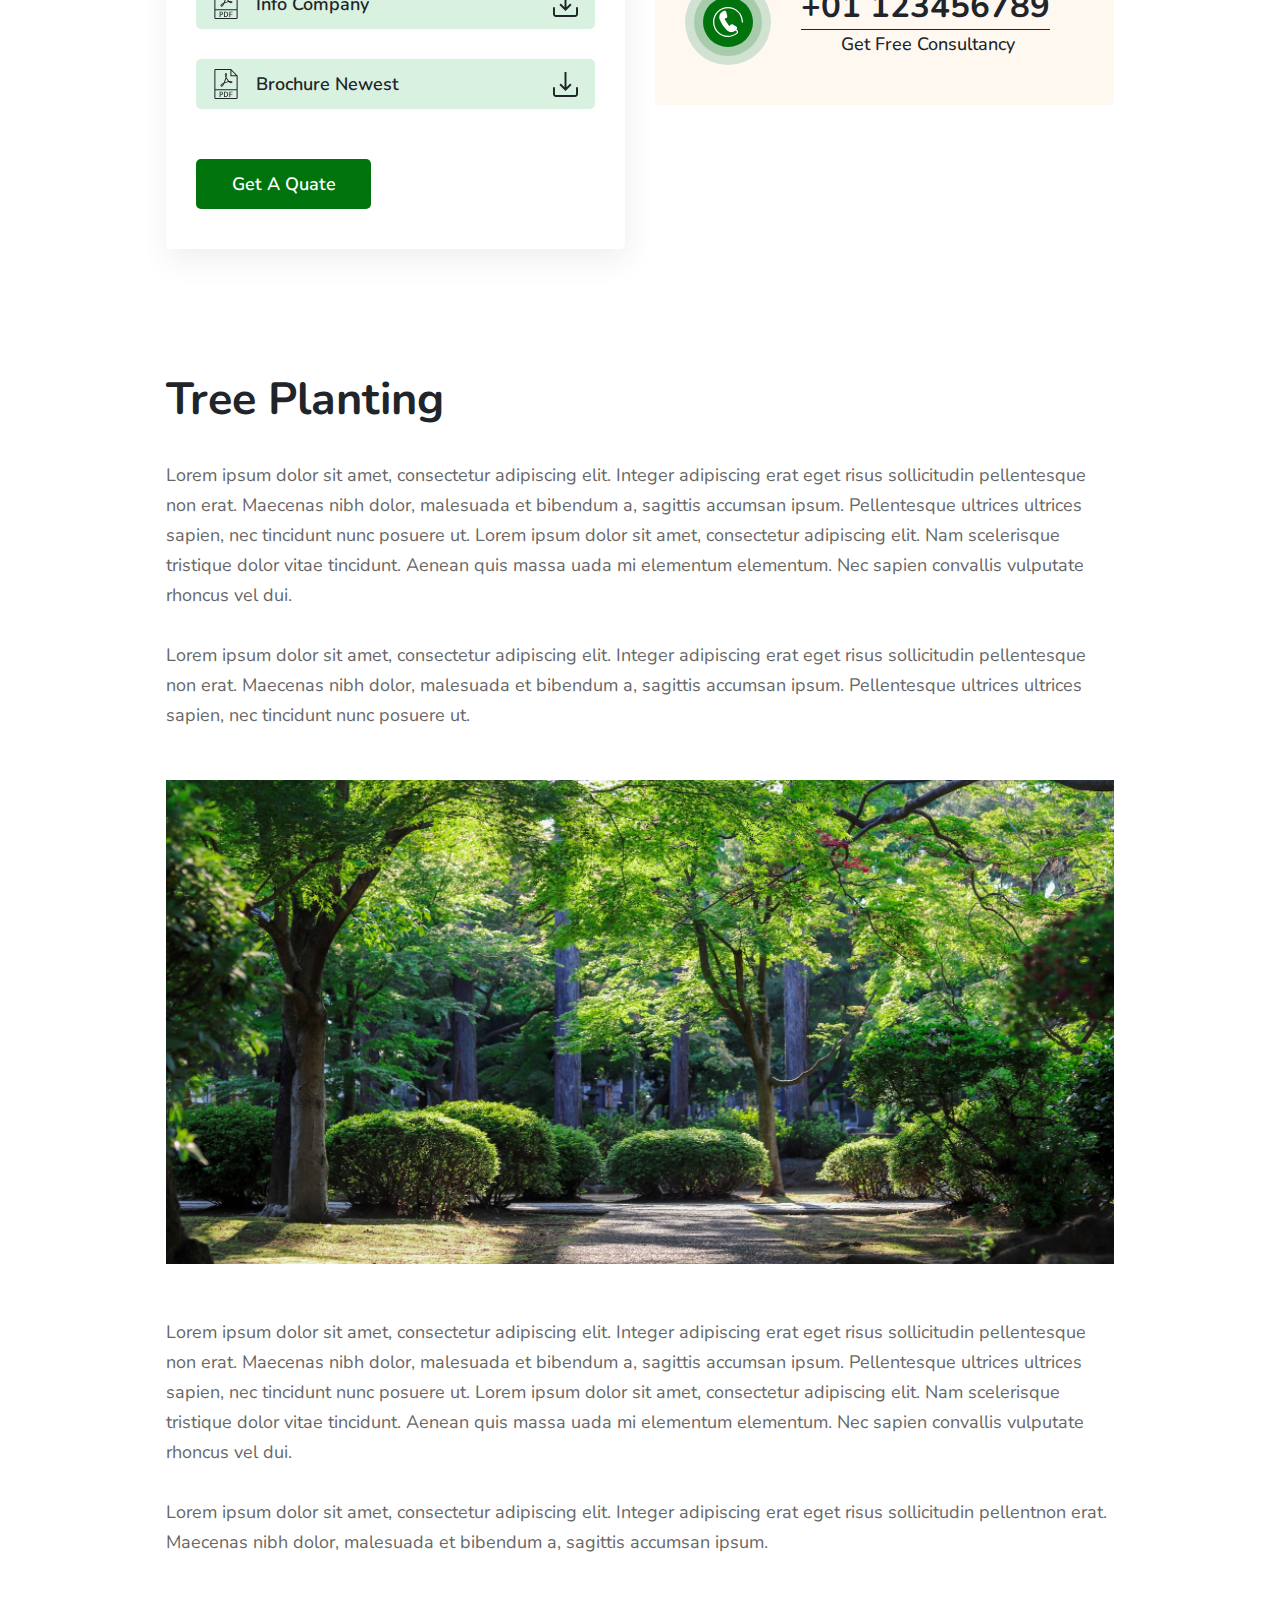
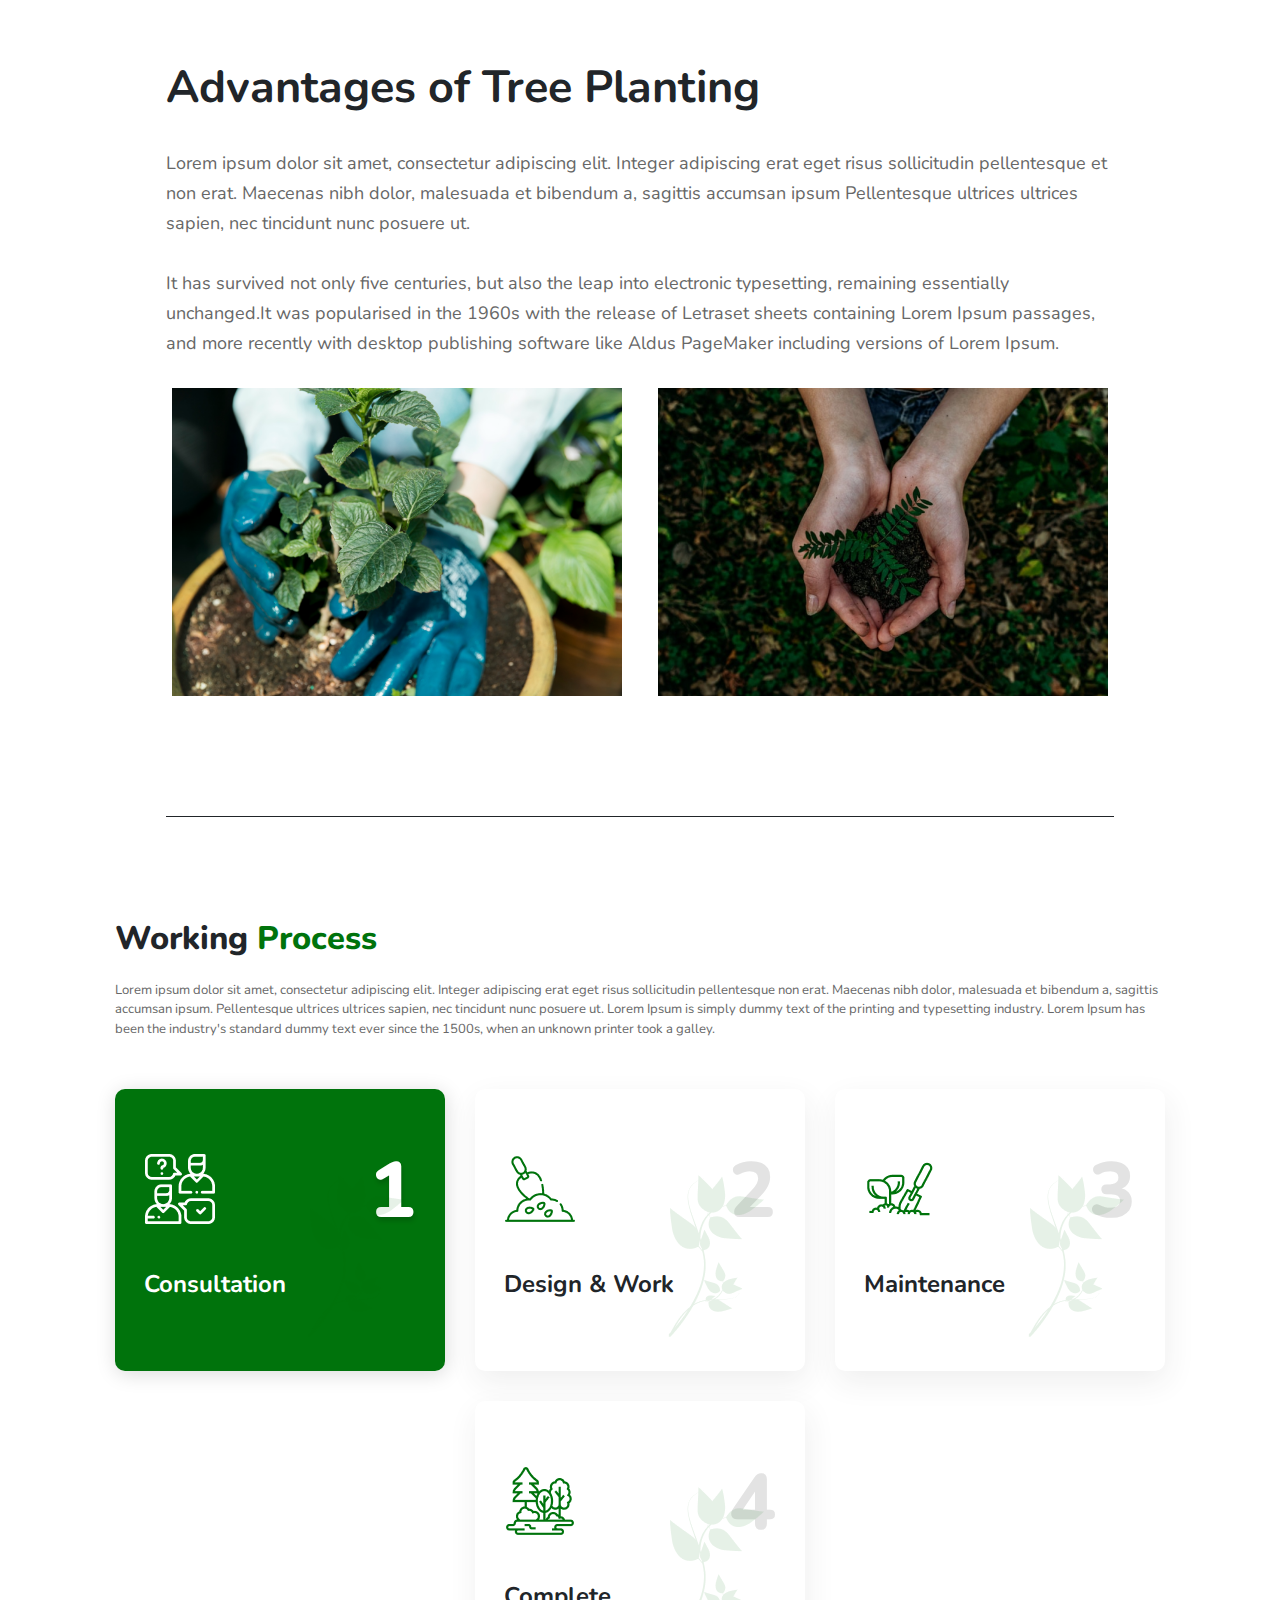
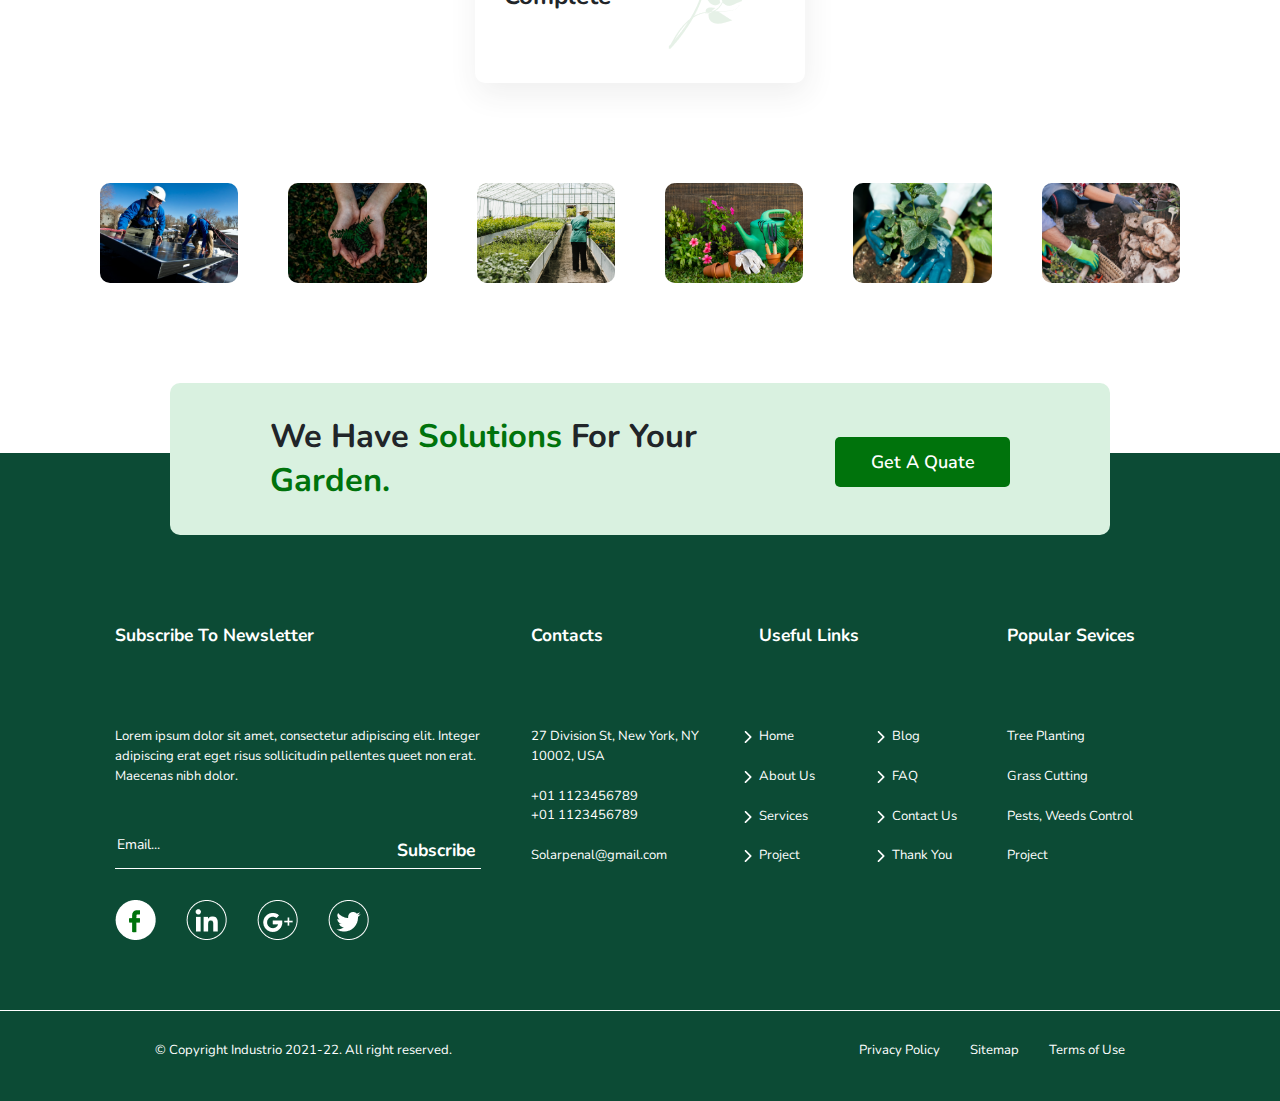
<file: services/service-details.html>
<!DOCTYPE html>
<html lang="en">
<head>
    <meta charset="UTF-8">
    <meta http-equiv="X-UA-Compatible" content="IE=edge">
    <meta name="viewport" content="width=device-width, initial-scale=1.0">
    <title>Service-details</title>
    <link rel="stylesheet" href="style-details.css">
    <link rel="stylesheet" href="../additionals/reset.css">
</head>
<body>  

    <header class="header">
        <nav class="inform">
            <div class="container-inform">
                <div class="email"><div class="img-header-contacts-email"></div><span class="element-header-text" id="header-contacts-1">Email: Plantingservice@7oroof.com</span></div>
                <div class="number"><div class="img-header-contacts-number"></div><span class="element-header-text" id="header-contacts-2">+01 123456789</span></div>
                <div class="location"><div class="img-header-contacts-location"></div><span class="element-header-text" id="header-contacts-3">2072 Pinnickinick Street, WA 98370</span></div>
            </div>
            <div class="change-lang">
                <button class="change-lang-btn">English</button>
                <ul class="change-lang-list">
                    <li class="change-lang-item" data-value="Ukrainian">Ukrainian</li>
                    <li class="change-lang-item" data-value="French">French</li>
                    <li class="change-lang-item" data-value="Spanish">Spanish</li>
                </ul>
                <input type="text" name="change-lang" value="" class="change-lang-input">
            </div>
        </nav>
        <div class="container-logo-menu">
            <a href="projects.html" class="logo"><img src="../assets/home-page-02/LOGO.png" alt="Plants-logo"></a>
            <div class="container-menu-btn">
                <div class="container-scroll-mobile-menu">
                    <div class="menu">
                        <ul>
                            <li class="submenu">
                                <a href="../index.html">Home</a>
                                <p></p>
                            </li>
                            <li class="submenu hoverMenu">
                                <a>Company</a>
                                <p></p>
                                <ul class="submenu-2">
                                    <li>
                                        <a href="../about-us/about.html">About Us</a>
                                    </li>
                                    <li>
                                        <a href="#">Thank you</a>
                                    </li>
                                    <li>
                                        <a href="#">Terms & Conditions</a>
                                    </li>
                                    <li>
                                        <a href="#">Privacy Policy</a>
                                    </li>
                                    <li>
                                        <a href="#">Site Map</a>
                                    </li>
                                    <li>
                                        <a href="#">Disclaimer</a>
                                    </li>
                                    <li>
                                        <a href="#">404 Error</a>
                                    </li>
                                </ul>
                            </li>
                            <li class="submenu hoverMenu">
                                <a>More</a>
                                <p></p>
                                <ul class="submenu-6">
                                    <li class="sub-submenu">
                                        <a href="../projects/projects.html">Project</a>
                                        <ul class="sub-submenu-1">
                                            <li>
                                                <a href="../projects/project-details.html">Project details</a>
                                            </li>
                                        </ul>
                                    </li>
                                    <li class="sub-submenu">
                                        <a href="#">Blog</a>
                                        <ul class="sub-submenu-2">
                                            <li>
                                                <a href="#">Blog details</a>
                                            </li>
                                        </ul>
                                    </li>
                                    <li>
                                        <a href="../contact-us/contact.html">Contact</a>
                                    </li>
                                </ul>
                            </li>
                            <li class="submenu hoverMenu">
                                <a>Services</a>
                                <p></p>
                                <ul class="submenu-3">
                                    <li>
                                        <a href="service.html">Service</a>
                                    </li>
                                    <li>
                                        <a href="service-details.html">Service details</a>
                                    </li>
                                </ul>
                            </li>
                            <li class="submenu hoverMenu">
                                <a>Project</a>
                                <p></p>
                                <ul class="submenu-4">
                                    <li>
                                        <a href="../projects/projects.html">Project</a>
                                    </li>
                                    <li>
                                        <a href="../projects/project-details.html">Project Details</a>
                                    </li>
                                </ul>
                            </li>
                            <li class="submenu hoverMenu">
                                <a>Blog</a>
                                <p></p>
                                <ul class="submenu-5">
                                    <li>
                                        <a href="#">Blog</a>
                                    </li>
                                    <li>
                                        <a href="#">Blog details</a>
                                    </li>
                                </ul>
                            </li>
                            <li class="menu-contacts-func"><a href="../contact-us/contact.html">Contact</a></li>
                        </ul>
                        <div class="contacts-links-mobile-menu">
                            <div class="links-mobile">
                                <a href="#" class="fb-mobile-menu"></a>
                                <a href="#" class="in-mobile-menu"></a>
                                <a href="#" class="gplus-mobile-menu"></a>
                                <a href="#" class="tw-mobile-menu"></a>
                            </div>
                            <div>
                                © Copyright Plant Store 2021-22. All right reserved.<br>Design by Themadbrains
                            </div>
                        </div>
                    </div>
                </div>
                <div class="hb-menu">
                    <span></span>
                </div>
                <div class="btn-call-us">
                    <button><i>Call Us</i></button>
                </div>
            </div>
        </div>
       <div class="inform-about-page">
            <div class="container-position-inform">
                <h2>Service Details</h2>
                <p>
                    Lorem Ipsum is simply dummy text of the printing and typesetting industry. Lorem Ipsum has been the industry's standard dummy text ever since the 1500s, when an unknown printer took of type and scrambled it to make a type specimen book.
                </p>
                <nav>
                    <a href="../index.html">Home</a>
                    <a href="service.html">Service Details</a>
                </nav>
            </div>
       </div>
    </header>

    <main class="main">
        <div class="block-inform">
            <div class="options-descriptions">
                <div class="option-description" id="tree-planting">
                    <h2><span>Tree</span> Planting</h2>
                    <p>
                        Lorem ipsum dolor sit amet, consectetur adipiscing elit. Integer adipiscing erat eget risus sollicitudin pellentesque non erat. Maecenas nibh dolor, malesuada et bibendum a, sagittis accumsan ipsum. Pellentesque ultrices ultrices sapien, nec tincidunt nunc posuere ut. Lorem ipsum dolor sit amet, consectetur adipiscing elit. Nam scelerisque tristique dolor vitae tincidunt. Aenean quis massa uada mi elementum elementum. Nec sapien convallis vulputate rhoncus vel dui.
                    </p>
                    <p>
                        Lorem ipsum dolor sit amet, consectetur adipiscing elit. Integer adipiscing erat eget risus sollicitudin pellentesque non erat. Maecenas nibh dolor, malesuada et bibendum a, sagittis accumsan ipsum. Pellentesque ultrices ultrices sapien, nec tincidunt nunc posuere ut.
                    </p>
                    <img src="../assets/backgrounds/unsplash_o7BeB6LE04E.png" alt="photo-project">
                    <p>
                        Lorem ipsum dolor sit amet, consectetur adipiscing elit. Integer adipiscing erat eget risus sollicitudin pellentesque non erat. Maecenas nibh dolor, malesuada et bibendum a, sagittis accumsan ipsum. Pellentesque ultrices ultrices sapien, nec tincidunt nunc posuere ut. Lorem ipsum dolor sit amet, consectetur adipiscing elit. Nam scelerisque tristique dolor vitae tincidunt. Aenean quis massa uada mi elementum elementum. Nec sapien convallis vulputate rhoncus vel dui.
                    </p>
                    <p>
                        Lorem ipsum dolor sit amet, consectetur adipiscing elit. Integer adipiscing erat eget risus sollicitudin pellentnon erat. Maecenas nibh dolor, malesuada et bibendum a, sagittis accumsan ipsum.
                    </p>
                </div>
                <div class="advantages">
                    <div class="advantages-desc">
                        <h2>Advantages of Tree Planting</h2>
                        <p>
                            Lorem ipsum dolor sit amet, consectetur adipiscing elit. Integer adipiscing erat eget risus sollicitudin pellentesque et non erat. Maecenas nibh dolor, malesuada et bibendum a, sagittis accumsan ipsum Pellentesque ultrices ultrices sapien, nec tincidunt nunc posuere ut.
                        </p>
                        <p>
                            It has survived not only five centuries, but also the leap into electronic typesetting, remaining essentially unchanged.It was popularised in the 1960s with the release of Letraset sheets containing Lorem Ipsum passages, and more recently with desktop publishing software like Aldus PageMaker including versions of Lorem Ipsum.
                        </p>
                    </div>
                    <div class="images-advantages">
                        <img src="../assets/backgrounds/plant-with-hands.png" alt="photo-project"></img>
                        <img src="../assets/backgrounds/two-hands-keep-plant.png" alt="photo-project"></img>
                    </div>
                </div>
                
            </div>
            <div class="aside-inform">
                <div class="service">
                    <h3>Service</h3>
                    <div class="service-options">
                        <div class="option" id="tree-planting">Tree Planting<span / class="cross"></div>
                        <div class="option" id="garden-design">Garden Design<span / class="cross"></div>
                        <div class="option" id="plant-growing">Plant Growing<span / class="cross"></div>
                        <div class="option" id="grass-cutting">Grass Cutting<span / class="cross"></div>
                        <div class="option" id="flower-scaping">Flower Scaping<span / class="cross"></div>
                        <div class="option" id="branch-cutting">Branch Cutting<span / class="cross"></div>
                        <div class="option" id="pests-weeds-control">Pests, Weeds Control<span / class="cross"></div>
                        <div class="option" id="watering-irrigation">Watering & Irrigation<span / class="cross"></div>
                    </div>
                </div>
                <div class="brochure">
                    <div class="brochure-desc">
                        <h3>Brochure</h3>
                        <p>
                            Lorem Ipsum is simply dummy text of the printingand typesetting industry. Lorem Ipsum has been the industry.
                        </p>
                    </div>
                    <div class="download-info-company-newest">
                        <p>Download File</p>
                        <a href="../assets/home-page-02/Admin.png" download><i>Info Company</i></a>
                        <a href="../assets/home-page-02/Admin-green.png" download><i>Brochure Newest</i></a>
                    </div>
                    <div class="btn-link">
                        <button>Get A Quate</button>
                    </div>
                </div>
                <div class="more-about-us">
                    <h3>More About Us</h3>
                    <p>
                        Lorem Ipsum is simply dummy text of the printingand typesetting industry. Lorem Ipsum has been the industry's standard dummy text ever since the 1500s, when an unknown.
                    </p>
                    <div class="number">
                        <div class="container-phone">
                            <div class="phone">
                                <span />
                            </div>
                        </div>
                        <p>+01 123456789</p>
                    </div>
                </div>
            </div>
        </div>
        <div class="working-process">
            <div class="descr-work-proc">
                <h3>Working <span>Process</span></h3>
                <p>
                    Lorem ipsum dolor sit amet, consectetur adipiscing elit. Integer adipiscing erat eget risus sollicitudin pellentesque non erat. Maecenas nibh dolor, malesuada et bibendum a, sagittis accumsan ipsum. Pellentesque ultrices ultrices sapien, nec tincidunt nunc posuere ut. Lorem Ipsum is simply dummy text of the printing and typesetting industry. Lorem Ipsum has been the industry's standard dummy text ever since the 1500s, when an unknown printer took a galley.
                </p>
            </div>
            <div class="blocks-work-proc">
                <div class="block-work-proc-1">
                    <div>1</div>
                    <h4>Consultation</h4>
                </div>
                <div class="block-work-proc-2">
                    <div>2</div>
                    <h4>Design & Work</h4>
                </div>
                <div class="block-work-proc-3">
                    <div>3</div>
                    <h4>Maintenance</h4>
                </div>
                <div class="block-work-proc-4">
                    <div>4</div>
                    <h4>Complete </h4>
                </div>
            </div>
        </div>
    </main>

    <footer class="footer">
        <div class="img-mobile">
            <div><img src="../assets/backgrounds/footer-img-Morris-mobile.png" alt=""></div>
            <div><img src="../assets/backgrounds/footer-img-forest-mobile.png" alt=""></div>
        </div>
        <div class="footer-imgs">
            <div><img src="../assets/backgrounds/workers.png" alt=""></div>
            <div><img src="../assets/backgrounds/two-hands-keep-plant.png" alt=""></div>
            <div><img src="../assets/backgrounds/garden.png" alt=""></div>
            <div><img src="../assets/backgrounds/instr.png" alt=""></div>
            <div><img src="../assets/backgrounds/plant-with-hands.png" alt=""></div>
            <div><img src="../assets/backgrounds/choose-us.png" alt=""></div>
        </div>
        <div class="bottom-of-footer">
            <div class="solutions">
                <h4>We Have <span>Solutions</span> For Your <span>Garden.</span></h4>
                <div class="btn-link">
                    <button>Get A Quate</button>
                </div>
            </div>
            <div class="main-block-footer">
                <div class="main-inform-footer">
                    <div class="subscr">
                        <h5>Subscribe To Newsletter</h5>
                        <p>Lorem ipsum dolor sit amet, consectetur adipiscing elit. Integer adipiscing erat eget risus sollicitudin pellentes queet non erat. Maecenas nibh dolor.</p>
                        <form class="subsc-email" method="post">
                            <input class="form-field" type="email" id="Email" placeholder="Email..." required>
                            <button class="submit-form-email" type="submit">Subscribe</button>
                        </form>
                        <div class="links-social">
                            <a href="#" class="fb"></a>
                            <a href="#" class="ld"></a>
                            <a href="#" class="gp"></a>
                            <a href="#" class="tw"></a>
                        </div>
                    </div>
                    <div class="contacts">
                        <h5>Contacts</h5>
                        <p>27 Division St, New York, NY 10002, USA</p>
                        <p>+01 1123456789</p>
                        <p>+01 1123456789</p>
                        <p>Solarpenal@gmail.com</p>
                    </div>
                    <div class="useful-links">
                        <h5>Useful Links</h5>
                        <div class="container-useful-links">
                            <div>
                                <a href="">Home</a>
                                <a href="">About Us</a>
                                <a href="">Services</a>
                                <a href="">Project</a>
                            </div>
                            <div>
                                <a href="">Blog</a>
                                <a href="">FAQ</a>
                                <a href="">Contact Us</a>
                                <a href="">Thank You</a>
                            </div>
                        </div>
                    </div>
                    <div class="popular-services">
                        <h5>Popular Sevices</h5>
                        <a href="#">Tree Planting</a>
                        <a href="#">Grass Cutting</a>
                        <a href="#">Pests, Weeds Control</a>
                        <a href="#">Project</a>
                    </div>
                </div>
                <div class="end-footer">
                    <p>&#169; Copyright Industrio 2021-22. All right reserved.</p>
                    <div class="terms-privacy-map">
                        <a href="#">Privacy Policy</a>
                        <a href="#">Sitemap</a>
                        <a href="#">Terms of Use</a>
                    </div>
                </div>
            </div>
        </div>
    </footer>

    <script src="../script.js"></script>
</body>
</html>
</file>
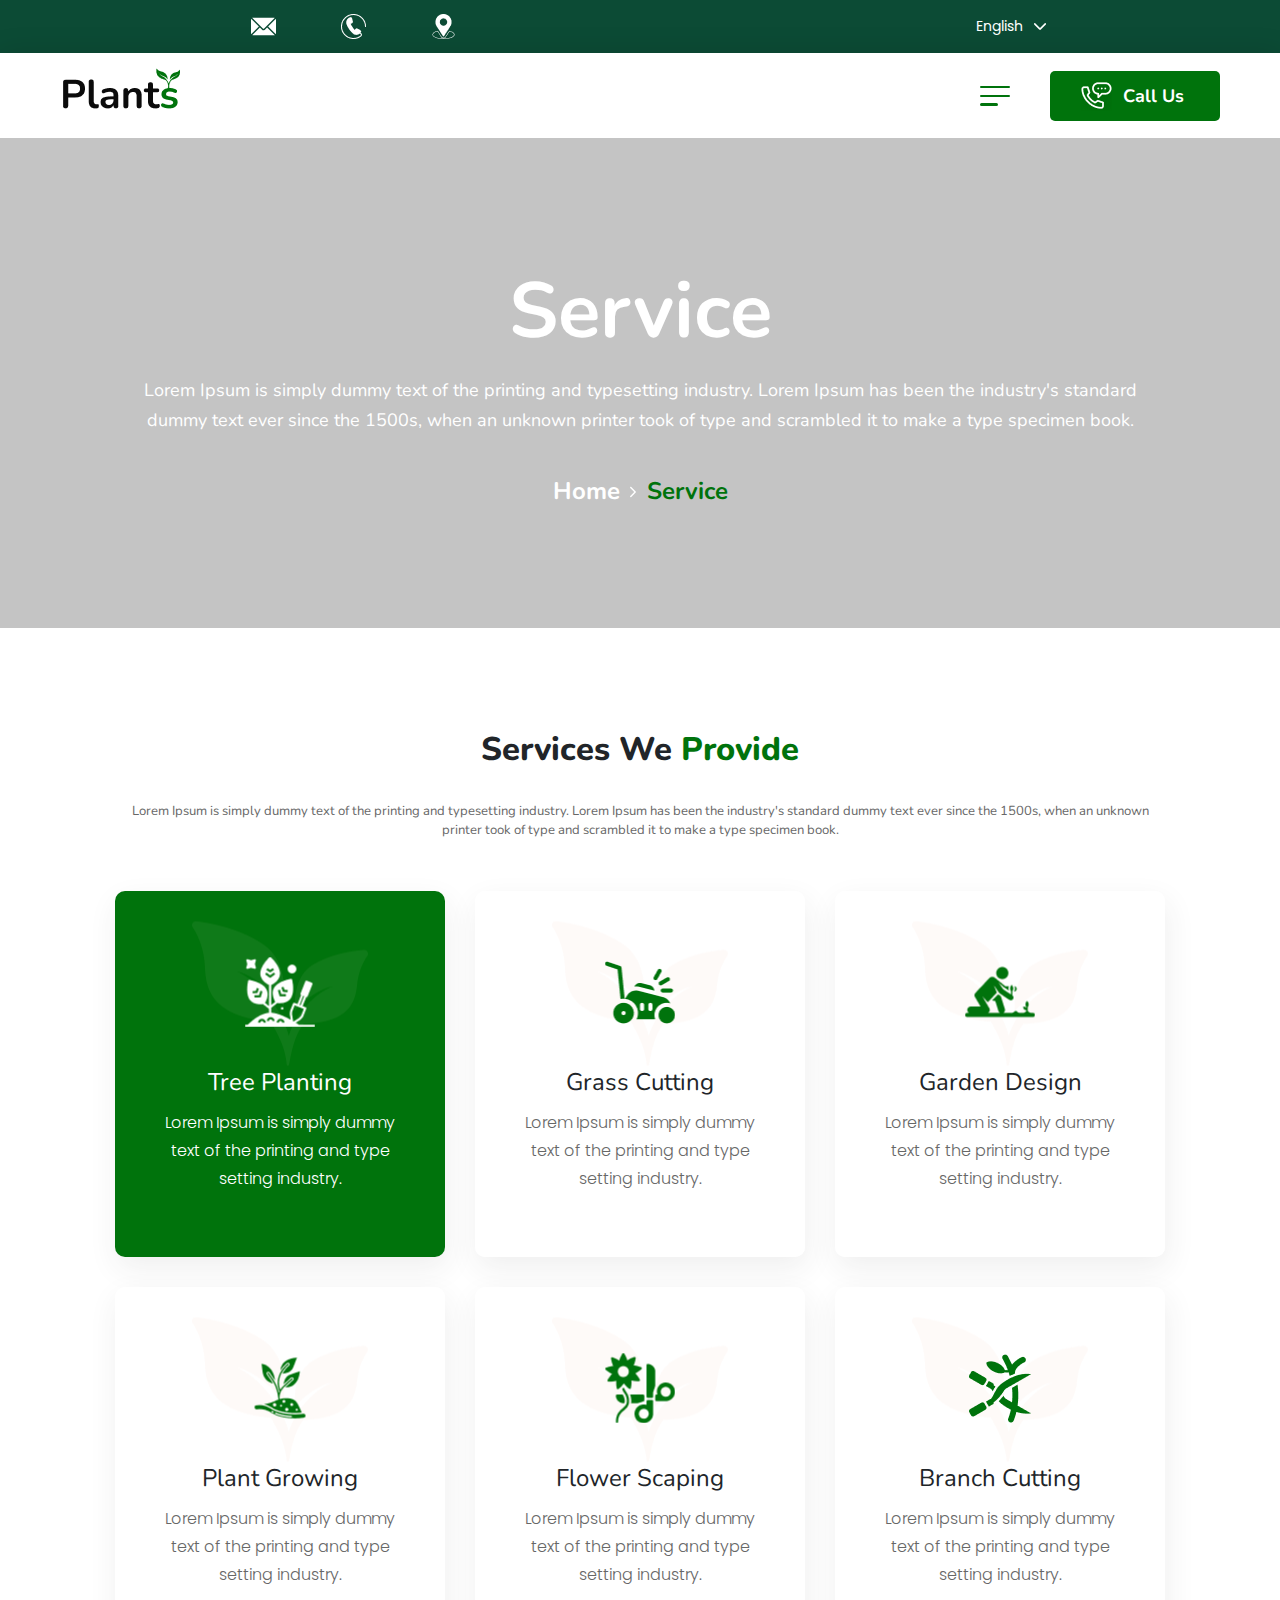
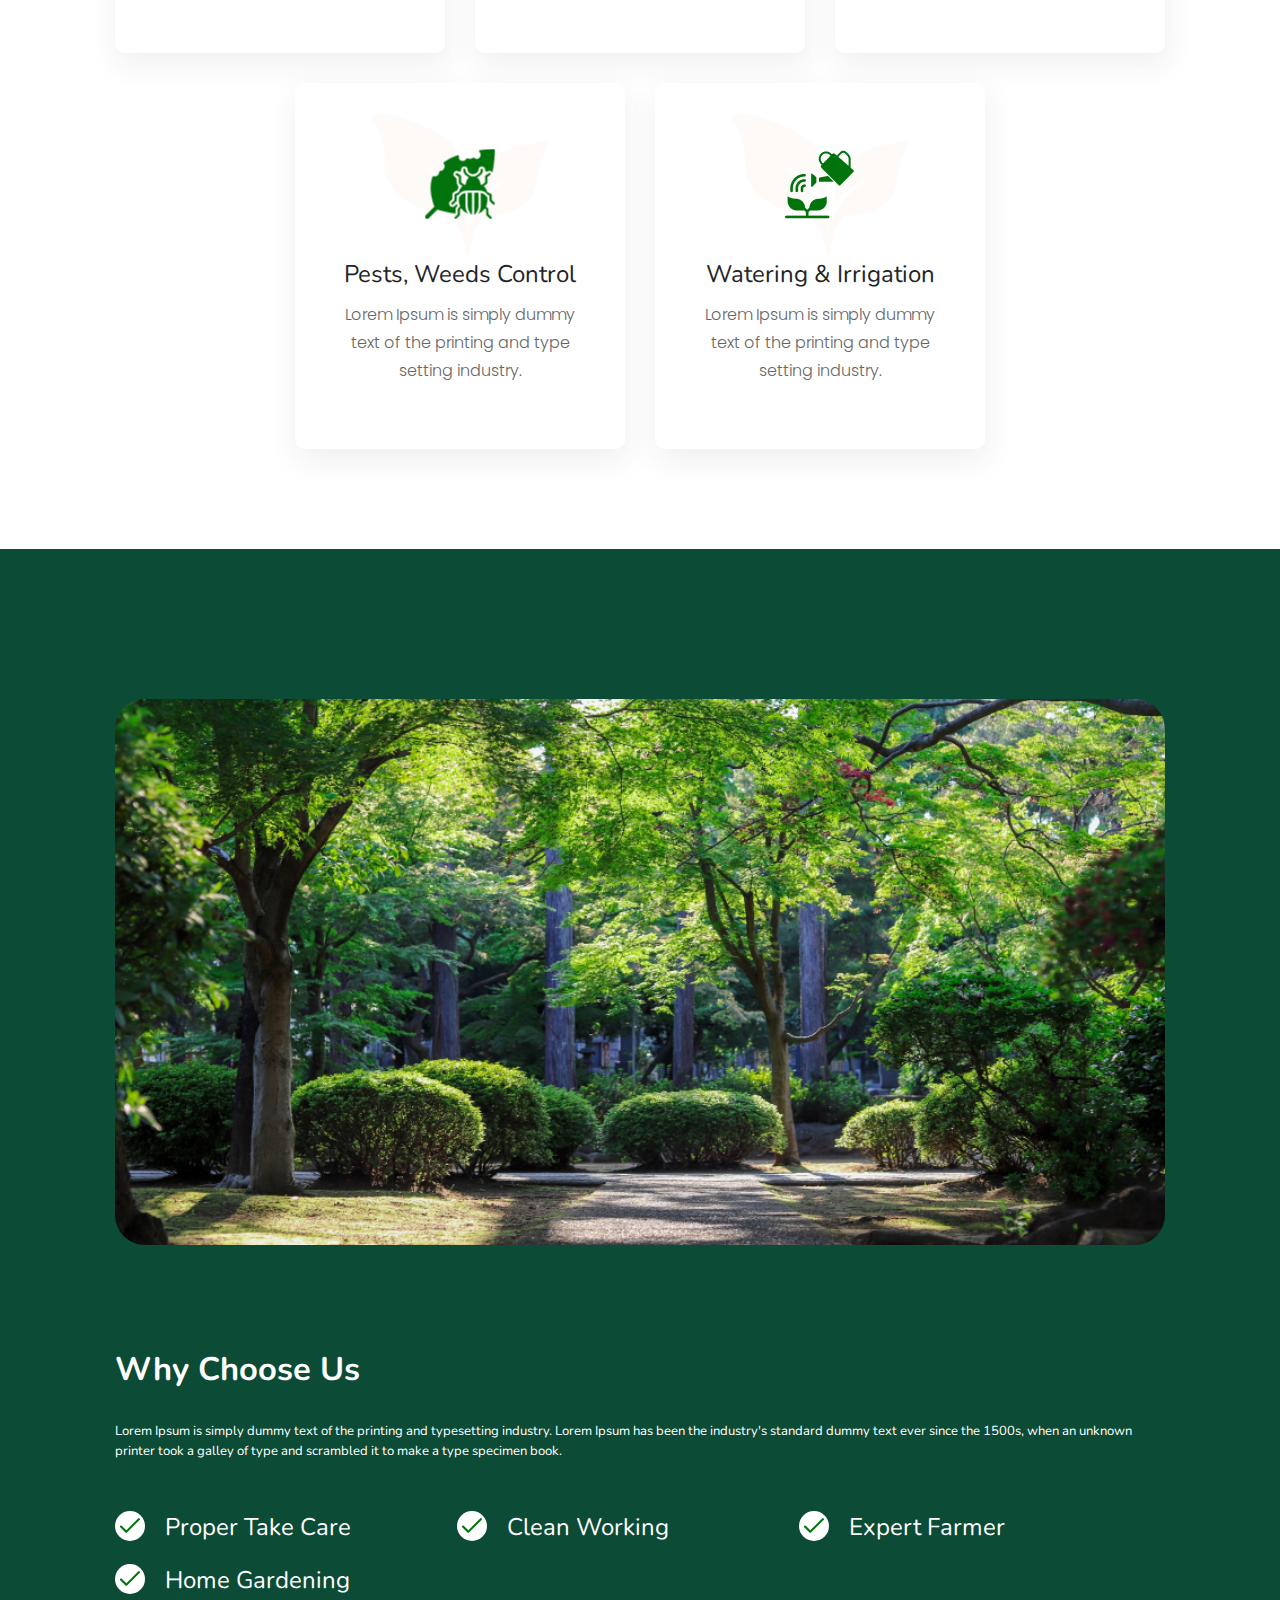
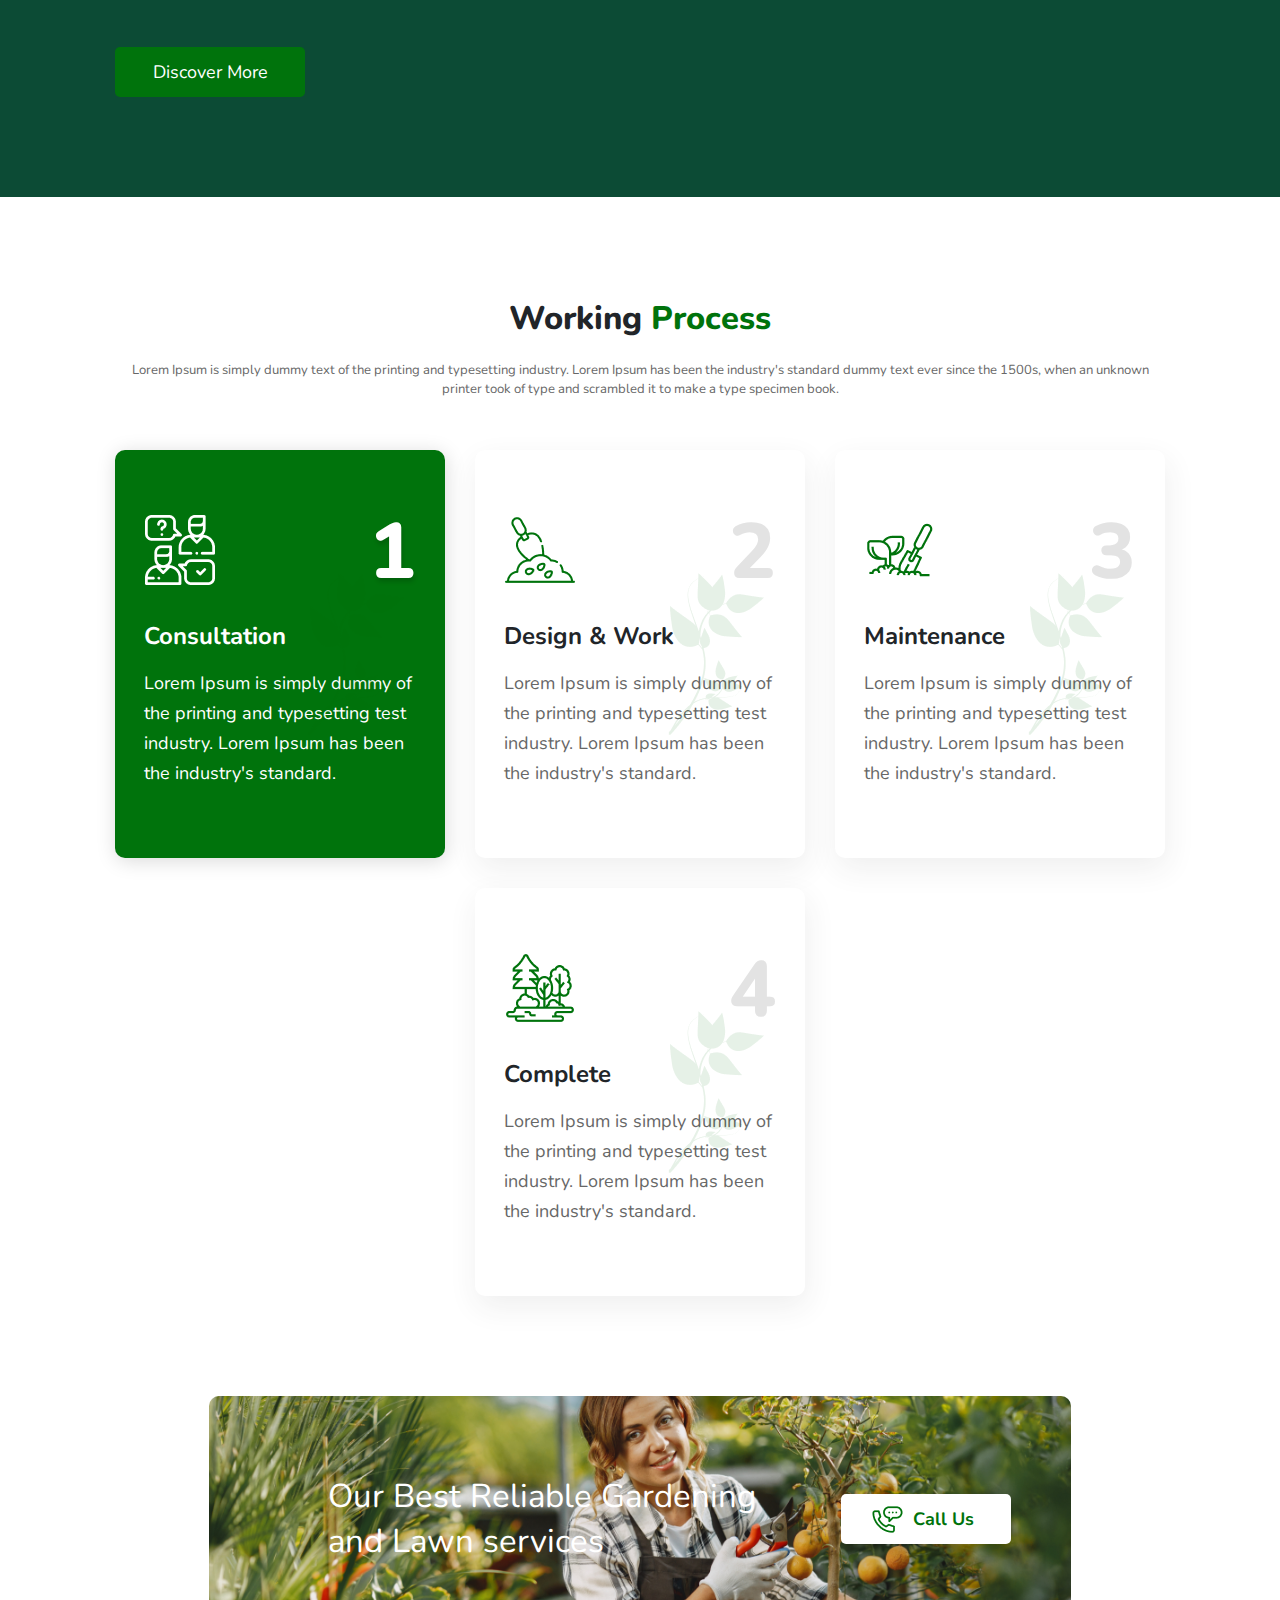
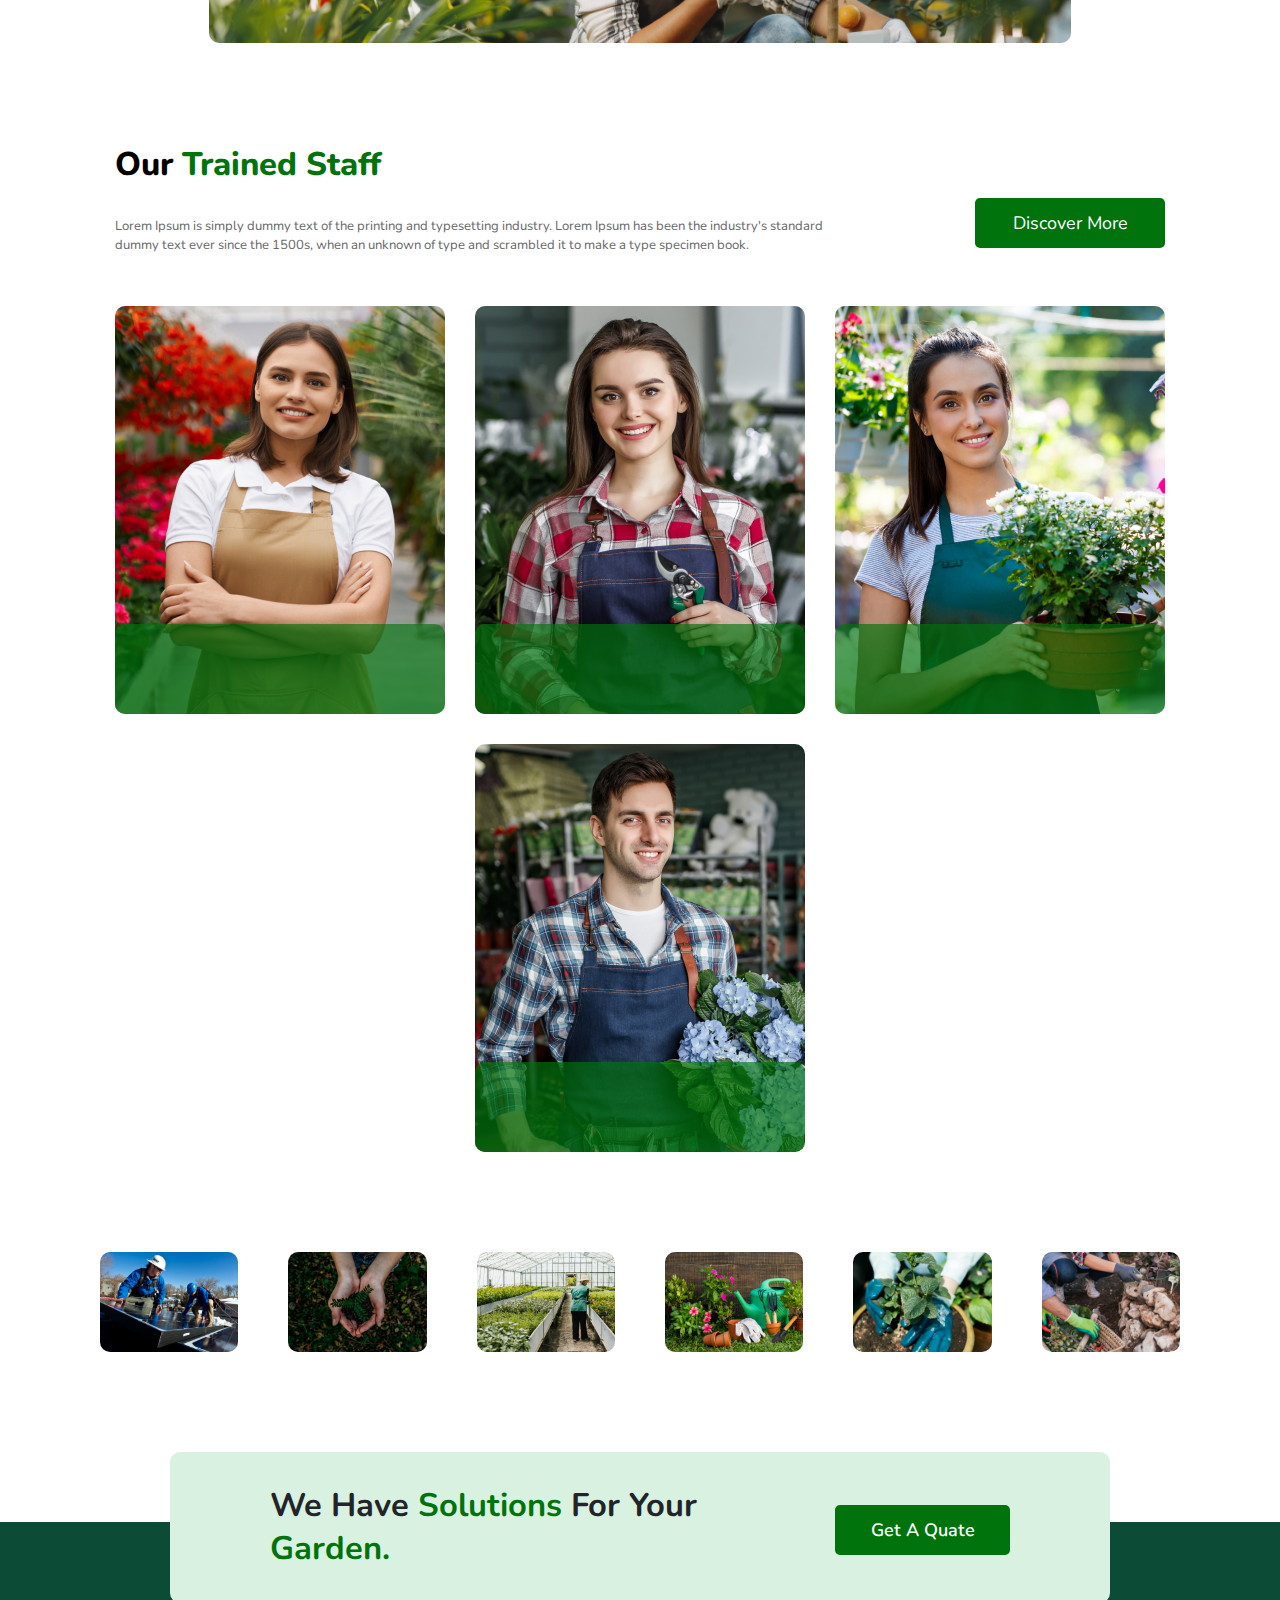
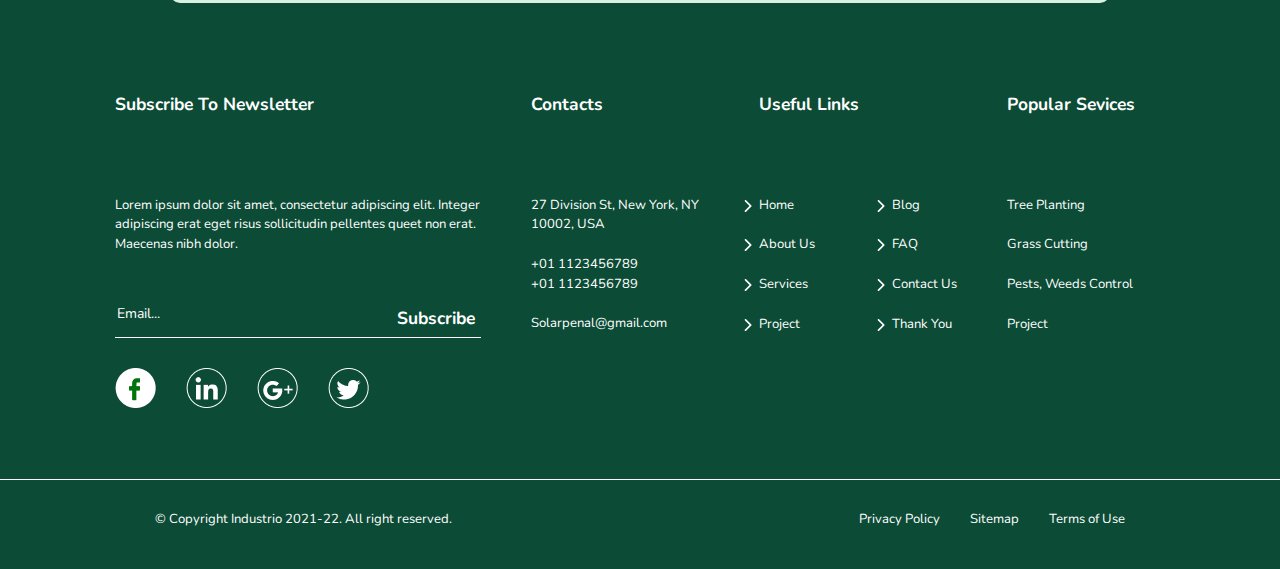
<file: services/service.html>
<!DOCTYPE html>
<html lang="en">
<head>
    <meta charset="UTF-8">
    <meta http-equiv="X-UA-Compatible" content="IE=edge">
    <meta name="viewport" content="width=device-width, initial-scale=1.0">
    <title>Service</title>
    <link rel="stylesheet" href="https://cdn.jsdelivr.net/npm/swiper@8/swiper-bundle.min.css"/>
    <link rel="stylesheet" href="style.css">
    <link rel="stylesheet" href="../additionals/reset.css">
</head>
<body>  
    
    <header class="header">
        <nav class="inform">
            <div class="container-inform">
                <div class="email"><div class="img-header-contacts-email"></div><span class="element-header-text" id="header-contacts-1">Email: Plantingservice@7oroof.com</span></div>
                <div class="number"><div class="img-header-contacts-number"></div><span class="element-header-text" id="header-contacts-2">+01 123456789</span></div>
                <div class="location"><div class="img-header-contacts-location"></div><span class="element-header-text" id="header-contacts-3">2072 Pinnickinick Street, WA 98370</span></div>
            </div>
            <div class="change-lang">
                <button class="change-lang-btn">English</button>
                <ul class="change-lang-list">
                    <li class="change-lang-item" data-value="Ukrainian">Ukrainian</li>
                    <li class="change-lang-item" data-value="French">French</li>
                    <li class="change-lang-item" data-value="Spanish">Spanish</li>
                </ul>
                <input type="text" name="change-lang" value="" class="change-lang-input">
            </div>
        </nav>
        <div class="container-logo-menu">
            <a href="projects.html" class="logo"><img src="../assets/home-page-02/LOGO.png" alt="Plants-logo"></a>
            <div class="container-menu-btn">
                <div class="container-scroll-mobile-menu">
                    <div class="menu">
                        <ul>
                            <li class="submenu">
                                <a href="../index.html">Home</a>
                                <p></p>
                            </li>
                            <li class="submenu hoverMenu">
                                <a>Company</a>
                                <p></p>
                                <ul class="submenu-2">
                                    <li>
                                        <a href="../about-us/about.html">About Us</a>
                                    </li>
                                    <li>
                                        <a href="#">Thank you</a>
                                    </li>
                                    <li>
                                        <a href="#">Terms & Conditions</a>
                                    </li>
                                    <li>
                                        <a href="#">Privacy Policy</a>
                                    </li>
                                    <li>
                                        <a href="#">Site Map</a>
                                    </li>
                                    <li>
                                        <a href="#">Disclaimer</a>
                                    </li>
                                    <li>
                                        <a href="#">404 Error</a>
                                    </li>
                                </ul>
                            </li>
                            <li class="submenu hoverMenu">
                                <a>More</a>
                                <p></p>
                                <ul class="submenu-6">
                                    <li class="sub-submenu">
                                        <a href="projects.html">Project</a>
                                        <ul class="sub-submenu-1">
                                            <li>
                                                <a href="project-details.html">Project details</a>
                                            </li>
                                        </ul>
                                    </li>
                                    <li class="sub-submenu">
                                        <a href="#">Blog</a>
                                        <ul class="sub-submenu-2">
                                            <li>
                                                <a href="#">Blog details</a>
                                            </li>
                                        </ul>
                                    </li>
                                    <li>
                                        <a href="../contact-us/contact.html">Contact</a>
                                    </li>
                                </ul>
                            </li>
                            <li class="submenu hoverMenu">
                                <a>Services</a>
                                <p></p>
                                <ul class="submenu-3">
                                    <li>
                                        <a href="service.html">Service</a>
                                    </li>
                                    <li>
                                        <a href="service-details.html">Service details</a>
                                    </li>
                                </ul>
                            </li>
                            <li class="submenu hoverMenu">
                                <a>Project</a>
                                <p></p>
                                <ul class="submenu-4">
                                    <li>
                                        <a href="../projects/projects.html">Project</a>
                                    </li>
                                    <li>
                                        <a href="../projects/project-details.html">Project Details</a>
                                    </li>
                                </ul>
                            </li>
                            <li class="submenu hoverMenu">
                                <a>Blog</a>
                                <p></p>
                                <ul class="submenu-5">
                                    <li>
                                        <a href="#">Blog</a>
                                    </li>
                                    <li>
                                        <a href="#">Blog details</a>
                                    </li>
                                </ul>
                            </li>
                            <li class="menu-contacts-func"><a href="../contact-us/contact.html">Contact</a></li>
                        </ul>
                        <div class="contacts-links-mobile-menu">
                            <div class="links-mobile">
                                <a href="#" class="fb-mobile-menu"></a>
                                <a href="#" class="in-mobile-menu"></a>
                                <a href="#" class="gplus-mobile-menu"></a>
                                <a href="#" class="tw-mobile-menu"></a>
                            </div>
                            <div>
                                © Copyright Plant Store 2021-22. All right reserved.<br>Design by Themadbrains
                            </div>
                        </div>
                    </div>
                </div>
                <div class="hb-menu">
                    <span></span>
                </div>
                <div class="btn-call-us">
                    <button><i>Call Us</i></button>
                </div>
            </div>
        </div>
       <div class="inform-about-page">
            <div class="container-position-inform">
                <h2>Service</h2>
                <p>
                    Lorem Ipsum is simply dummy text of the printing and typesetting industry. Lorem Ipsum has been the industry's standard dummy text ever since the 1500s, when an unknown printer took of type and scrambled it to make a type specimen book.
                </p>
                <nav>
                    <a href="../index.html">Home</a>
                    <a href="service.html">Service</a>
                </nav>
            </div>
       </div>
    </header>

    <main class="main">
        <div class="services">
            <h3>Services We <span>Provide</span></h3>
            <p>Lorem Ipsum is simply dummy text of the printing and typesetting industry. Lorem Ipsum has been the industry's standard dummy text ever since the 1500s, when an unknown printer took of type and scrambled it to make a type specimen book.</p>
            <div class="container-to-services-block">
                <div class="block-serv">
                    <div class="icon-descr-1"></div>
                    <h5>Tree Planting</h5>
                    <p>Lorem Ipsum is simply dummy text of the printing and type setting industry.</p>
                </div>
                <div class="block-serv">
                    <div class="icon-descr-2"></div>
                    <h5>Grass Cutting</h5>
                    <p>Lorem Ipsum is simply dummy text of the printing and type setting industry.</p>
                </div>
                <div class="block-serv">
                    <div class="icon-descr-3"></div>
                    <h5>Garden Design</h5>
                    <p>Lorem Ipsum is simply dummy text of the printing and type setting industry.</p>
                </div>
                <div class="block-serv">
                    <div class="icon-descr-4"></div>
                    <h5>Plant Growing</h5>
                    <p>Lorem Ipsum is simply dummy text of the printing and type setting industry.</p>
                </div>
                <div class="block-serv">
                    <div class="icon-descr-5"></div>
                    <h5>Flower Scaping</h5>
                    <p>Lorem Ipsum is simply dummy text of the printing and type setting industry.</p>
                </div>
                <div class="block-serv">
                    <div class="icon-descr-6"></div>
                    <h5>Branch cutting</h5>
                    <p>Lorem Ipsum is simply dummy text of the printing and type setting industry.</p>
                </div>
                <div class="block-serv">
                    <div class="icon-descr-7"></div>
                    <h5>Pests, Weeds Control</h5>
                    <p>Lorem Ipsum is simply dummy text of the printing and type setting industry.</p>
                </div>
                <div class="block-serv">
                    <div class="icon-descr-8"></div>
                    <h5>Watering & Irrigation</h5>
                    <p>Lorem Ipsum is simply dummy text of the printing and type setting industry.</p>
                </div>
            </div>
        </div>
        <div class="why-choose-us">
            <div class="container-choose-us">
                <div>
                    <h3>Why Choose Us</h3>
                    <p>
                        Lorem Ipsum is simply dummy text of the printing and typesetting industry. Lorem Ipsum has been the industry's standard dummy text ever since the 1500s, when an unknown printer took a galley of type and scrambled it to make a type specimen book.
                    </p>
                </div>
                <div class="given-functs">
                    <div class="func-1">Proper Take Care</div>
                    <div class="func-2">Clean Working</div>
                    <div class="func-3">Expert Farmer</div>
                    <div class="func-4">Home Gardening</div>
                </div>
                <div class="btn-more">
                    <button>Discover More</button>
                </div>
            </div>
            <div class="container-image-choose-us">
                <div class="image-choose-us">
                    <img src="../assets/backgrounds/unsplash_o7BeB6LE04E.png" alt="672 x 426">
                </div>
                
            </div>
        </div>
        <div class="working-process">
            <div class="descr-work-proc">
                <h3>Working <span>Process</span></h3>
                <p>
                    Lorem Ipsum is simply dummy text of the printing and typesetting industry. Lorem Ipsum has been the industry's
                    standard dummy text ever since the 1500s, when an unknown printer took of type and scrambled it to make a type
                    specimen book.
                </p>
            </div>
            <div class="blocks-work-proc">
                <div class="block-work-proc-1">
                    <div>1</div>
                    <h4>Consultation</h4>
                    <p>
                        Lorem Ipsum is simply dummy of the printing and typesetting test industry. Lorem Ipsum has been the industry's standard.
                    </p>
                </div>
                <div class="block-work-proc-2">
                    <div>2</div>
                    <h4>Design & Work</h4>
                    <p>
                        Lorem Ipsum is simply dummy of the printing and typesetting test industry. Lorem Ipsum has been the industry's standard.
                    </p>
                </div>
                <div class="block-work-proc-3">
                    <div>3</div>
                    <h4>Maintenance</h4>
                    <p>
                        Lorem Ipsum is simply dummy of the printing and typesetting test industry. Lorem Ipsum has been the industry's standard.
                    </p>
                </div>
                <div class="block-work-proc-4">
                    <div>4</div>
                    <h4>Complete </h4>
                    <p>
                        Lorem Ipsum is simply dummy of the printing and typesetting test industry. Lorem Ipsum has been the industry's standard.
                    </p>
                </div>
            </div>
        </div>
        <div class="img-propose-to-call">
            <div class="container-propose">
                <div class="img-propose">
                    <h4>Our Best Reliable Gardening<br>and Lawn services</h4>
                    <div class="btn-call-us white-color">
                        <button><i>Call Us</i></button>
                    </div>
                </div>
            </div>
        </div>
        <div class="trained-staff">
            <div class="descrb-btn-train-staff">
                <div class="descrb-train">
                    <h3>Our <span>Trained Staff</span></h3>
                    <p>
                        Lorem Ipsum is simply dummy text of the printing and typesetting industry. Lorem Ipsum has been the industry's standard dummy text ever since the 1500s, when an unknown of type and scrambled it to make a type specimen book.
                    </p>
                </div>
                <div class="btn-more">
                    <button>Discover More</button>
                </div>
            </div>
            <div class="slider-train-container">
                <div class="slider-train swiper">
                    <div class="blocks-train-staff swiper-wrapper">
                        <div class="block-personal-1 swiper-slide">
                            <div class="inner-block-1">
                                <h4>Doris Jordan</h4>
                                <p>Design Expert</p>
                                <div class="links-member-of-pers">
                                    <a href="#"></a>
                                    <a href="#"></a>
                                    <a href="#"></a>
                                    <a href="#"></a>
                                    <a href="#"></a>
                                </div>
                            </div>
                        </div>
                        <div class="block-personal-2 swiper-slide">
                            <div class="inner-block-2">
                                <h4>Doris Jordan</h4>
                                <p>Design Expert</p>
                                <div class="links-member-of-pers">
                                    <a href="#"></a>
                                    <a href="#"></a>
                                    <a href="#"></a>
                                    <a href="#"></a>
                                    <a href="#"></a>
                                </div>
                            </div>
                        </div>
                        <div class="block-personal-3 swiper-slide">
                            <div class="inner-block-3">
                                <h4>Doris Jordan</h4>
                                <p>Design Expert</p>
                                <div class="links-member-of-pers">
                                    <a href="#"></a>
                                    <a href="#"></a>
                                    <a href="#"></a>
                                    <a href="#"></a>
                                    <a href="#"></a>
                                </div>
                            </div>
                        </div>
                        <div class="block-personal-4 swiper-slide">
                            <div class="inner-block-4">
                                <h4>Doris Jordan</h4>
                                <p>Design Expert</p>
                                <div class="links-member-of-pers">
                                    <a href="#"></a>
                                    <a href="#"></a>
                                    <a href="#"></a>
                                    <a href="#"></a>
                                    <a href="#"></a>
                                </div>
                            </div>
                        </div>
                    </div>
                    <div class="slider-switchers swiper-pagination">
                        <div class="slider-switch-1"></div>
                        <div class="slider-switch-2"></div>
                        <div class="slider-switch-3"></div>
                        <div class="slider-switch-4"></div>
                        <div class="slider-switch-5"></div>
                    </div>
                </div>
            </div>
            
        </div>
    </main>

    <footer class="footer">
        <div class="img-mobile">
            <div><img src="../assets/backgrounds/footer-img-Morris-mobile.png" alt=""></div>
            <div><img src="../assets/backgrounds/footer-img-forest-mobile.png" alt=""></div>
        </div>
        <div class="footer-imgs">
            <div><img src="../assets/backgrounds/workers.png" alt=""></div>
            <div><img src="../assets/backgrounds/two-hands-keep-plant.png" alt=""></div>
            <div><img src="../assets/backgrounds/garden.png" alt=""></div>
            <div><img src="../assets/backgrounds/instr.png" alt=""></div>
            <div><img src="../assets/backgrounds/plant-with-hands.png" alt=""></div>
            <div><img src="../assets/backgrounds/choose-us.png" alt=""></div>
        </div>
        <div class="bottom-of-footer">
            <div class="solutions">
                <h4>We Have <span>Solutions</span> For Your <span>Garden.</span></h4>
                <div class="btn-link">
                    <button>Get A Quate</button>
                </div>
            </div>
            <div class="main-block-footer">
                <div class="main-inform-footer">
                    <div class="subscr">
                        <h5>Subscribe To Newsletter</h5>
                        <p>Lorem ipsum dolor sit amet, consectetur adipiscing elit. Integer adipiscing erat eget risus sollicitudin pellentes queet non erat. Maecenas nibh dolor.</p>
                        <form class="subsc-email" method="post">
                            <input class="form-field" type="email" id="Email" placeholder="Email..." required>
                            <button class="submit-form-email" type="submit">Subscribe</button>
                        </form>
                        <div class="links-social">
                            <a href="#" class="fb"></a>
                            <a href="#" class="ld"></a>
                            <a href="#" class="gp"></a>
                            <a href="#" class="tw"></a>
                        </div>
                    </div>
                    <div class="contacts">
                        <h5>Contacts</h5>
                        <p>27 Division St, New York, NY 10002, USA</p>
                        <p>+01 1123456789</p>
                        <p>+01 1123456789</p>
                        <p>Solarpenal@gmail.com</p>
                    </div>
                    <div class="useful-links">
                        <h5>Useful Links</h5>
                        <div class="container-useful-links">
                            <div>
                                <a href="">Home</a>
                                <a href="">About Us</a>
                                <a href="">Services</a>
                                <a href="">Project</a>
                            </div>
                            <div>
                                <a href="">Blog</a>
                                <a href="">FAQ</a>
                                <a href="">Contact Us</a>
                                <a href="">Thank You</a>
                            </div>
                        </div>
                    </div>
                    <div class="popular-services">
                        <h5>Popular Sevices</h5>
                        <a href="#">Tree Planting</a>
                        <a href="#">Grass Cutting</a>
                        <a href="#">Pests, Weeds Control</a>
                        <a href="#">Project</a>
                    </div>
                </div>
                <div class="end-footer">
                    <p>&#169; Copyright Industrio 2021-22. All right reserved.</p>
                    <div class="terms-privacy-map">
                        <a href="#">Privacy Policy</a>
                        <a href="#">Sitemap</a>
                        <a href="#">Terms of Use</a>
                    </div>
                </div>
            </div>
        </div>
    </footer>

    <script src="https://cdn.jsdelivr.net/npm/swiper@8/swiper-bundle.min.js"></script>
    <script src="../slider.js"></script>
    <script src="../script.js"></script>
</body>
</html>
</file>
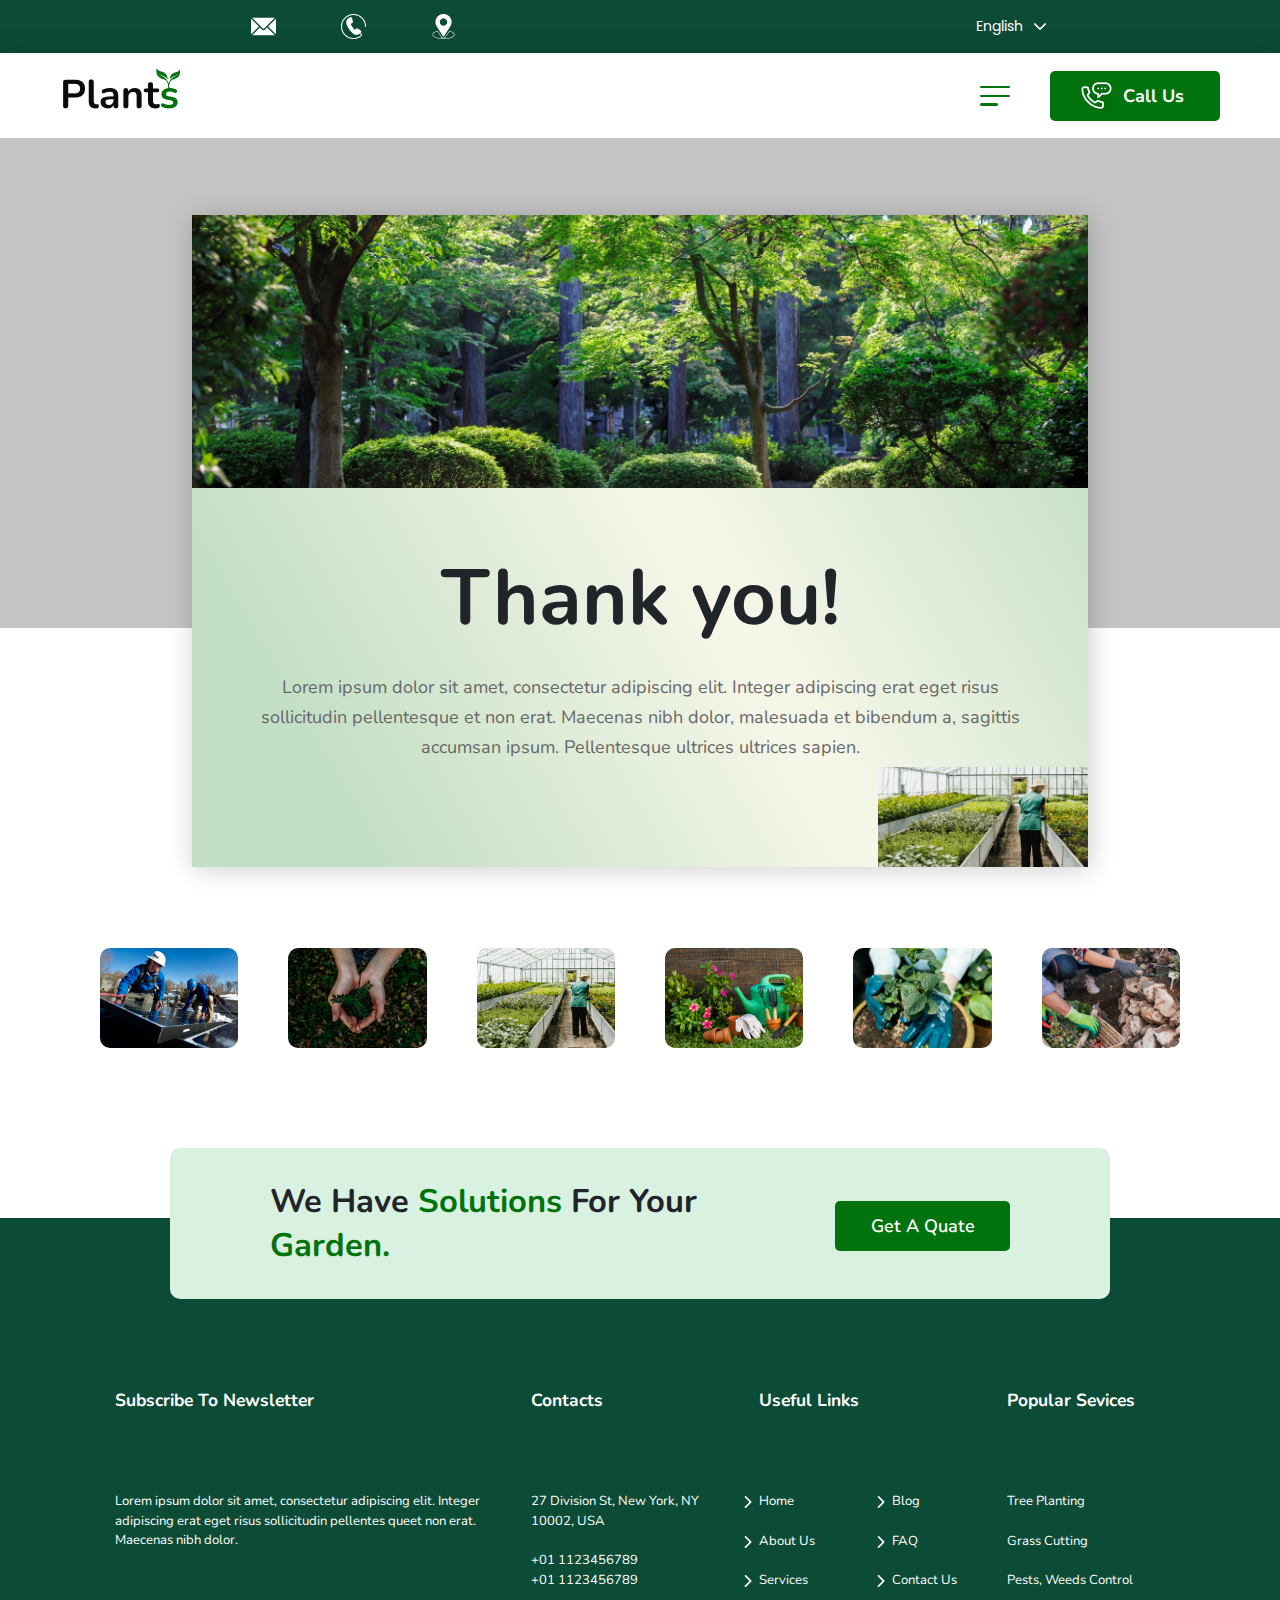
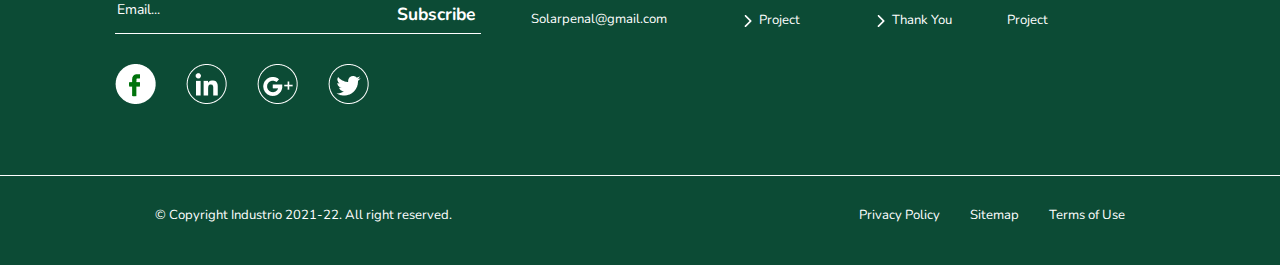
<file: thank-page/thank.html>
<!DOCTYPE html>
<html lang="en">
<head>
    <meta charset="UTF-8">
    <meta http-equiv="X-UA-Compatible" content="IE=edge">
    <meta name="viewport" content="width=device-width, initial-scale=1.0">
    <title>Thank you</title>
    <link rel="stylesheet" href="style.css">
    <link rel="stylesheet" href="../additionals/reset.css">
</head>
<body>

    <header class="header">
        <nav class="inform">
            <div class="container-inform">
                <div class="email"><div class="img-header-contacts-email"></div><span class="element-header-text" id="header-contacts-1">Email: Plantingservice@7oroof.com</span></div>
                <div class="number"><div class="img-header-contacts-number"></div><span class="element-header-text" id="header-contacts-2">+01 123456789</span></div>
                <div class="location"><div class="img-header-contacts-location"></div><span class="element-header-text" id="header-contacts-3">2072 Pinnickinick Street, WA 98370</span></div>
            </div>
            <div class="change-lang">
                <button class="change-lang-btn">English</button>
                <ul class="change-lang-list">
                    <li class="change-lang-item" data-value="Ukrainian">Ukrainian</li>
                    <li class="change-lang-item" data-value="French">French</li>
                    <li class="change-lang-item" data-value="Spanish">Spanish</li>
                </ul>
                <input type="text" name="change-lang" value="" class="change-lang-input">
            </div>
        </nav>
        <div class="container-logo-menu">
            <a href="about.html" class="logo"><img src="../assets/home-page-02/LOGO.png" alt="Plants-logo"></a>
            <div class="container-menu-btn">
                <div class="container-scroll-mobile-menu">
                    <div class="menu">
                        <ul>
                            <li class="submenu">
                                <a href="../index.html">Home</a>
                                <p></p>
                            </li>
                            <li class="submenu hoverMenu">
                                <a>Company</a>
                                <p></p>
                                <ul class="submenu-2">
                                    <li>
                                        <a href="../about-us/about.html">About Us</a>
                                    </li>
                                    <li>
                                        <a href="#">Thank you</a>
                                    </li>
                                    <li>
                                        <a href="#">Terms & Conditions</a>
                                    </li>
                                    <li>
                                        <a href="#">Privacy Policy</a>
                                    </li>
                                    <li>
                                        <a href="#">Site Map</a>
                                    </li>
                                    <li>
                                        <a href="#">Disclaimer</a>
                                    </li>
                                    <li>
                                        <a href="#">404 Error</a>
                                    </li>
                                </ul>
                            </li>
                            <li class="submenu hoverMenu">
                                <a>More</a>
                                <p></p>
                                <ul class="submenu-6">
                                    <li class="sub-submenu">
                                        <a href="../projects/projects.html">Project</a>
                                        <ul class="sub-submenu-1">
                                            <li>
                                                <a href="../projects/project-details.html">Project details</a>
                                            </li>
                                        </ul>
                                    </li>
                                    <li class="sub-submenu">
                                        <a href="#">Blog</a>
                                        <ul class="sub-submenu-2">
                                            <li>
                                                <a href="#">Blog details</a>
                                            </li>
                                        </ul>
                                    </li>
                                    <li>
                                        <a href="contact.html">Contact</a>
                                    </li>
                                </ul>
                            </li>
                            <li class="submenu hoverMenu">
                                <a>Services</a>
                                <p></p>
                                <ul class="submenu-3">
                                    <li>
                                        <a href="../services/service.html">Service</a>
                                    </li>
                                    <li>
                                        <a href="../services/service-details.html">Service details</a>
                                    </li>
                                </ul>
                            </li>
                            <li class="submenu hoverMenu">
                                <a>Project</a>
                                <p></p>
                                <ul class="submenu-4">
                                    <li>
                                        <a href="../projects/projects.html">Project</a>
                                    </li>
                                    <li>
                                        <a href="../projects/project-details.html">Project Details</a>
                                    </li>
                                </ul>
                            </li>
                            <li class="submenu hoverMenu">
                                <a>Blog</a>
                                <p></p>
                                <ul class="submenu-5">
                                    <li>
                                        <a href="#">Blog</a>
                                    </li>
                                    <li>
                                        <a href="#">Blog details</a>
                                    </li>
                                </ul>
                            </li>
                            <li class="menu-contacts-func"><a href="contact.html">Contact</a></li>
                        </ul>
                        <div class="contacts-links-mobile-menu">
                            <div class="links-mobile">
                                <a href="#" class="fb-mobile-menu"></a>
                                <a href="#" class="in-mobile-menu"></a>
                                <a href="#" class="gplus-mobile-menu"></a>
                                <a href="#" class="tw-mobile-menu"></a>
                            </div>
                            <div>
                                © Copyright Plant Store 2021-22. All right reserved.<br>Design by Themadbrains
                            </div>
                        </div>
                    </div>
                </div>
                <div class="hb-menu">
                    <span></span>
                </div>
                <div class="btn-call-us">
                    <button><i>Call Us</i></button>
                </div>
            </div>
        </div>
       <div class="inform-about-page">
            <div class="container-position-inform">
            </div>
       </div>
    </header>

    <main class="main">
        <div class="container">
            <img src="../assets/backgrounds/unsplash_o7BeB6LE04E.png" alt="contact us">
            <img src="../assets/backgrounds/thank-logo.svg" alt="contact us">
            <div class="description-block">
                <h1>Thank you!</h1>
                <p>
                    Lorem ipsum dolor sit amet, consectetur adipiscing elit. Integer adipiscing erat eget risus sollicitudin pellentesque et non erat. Maecenas nibh dolor, malesuada et bibendum a, sagittis accumsan ipsum. Pellentesque ultrices ultrices sapien.
                </p>
                
            </div>
            <div><span /></div>
        </div>
    </main>

    <footer class="footer">
        <div class="img-mobile">
            <div><img src="../assets/backgrounds/footer-img-Morris-mobile.png" alt=""></div>
            <div><img src="../assets/backgrounds/footer-img-forest-mobile.png" alt=""></div>
        </div>
        <div class="footer-imgs">
            <div><img src="../assets/backgrounds/workers.png" alt=""></div>
            <div><img src="../assets/backgrounds/two-hands-keep-plant.png" alt=""></div>
            <div><img src="../assets/backgrounds/garden.png" alt=""></div>
            <div><img src="../assets/backgrounds/instr.png" alt=""></div>
            <div><img src="../assets/backgrounds/plant-with-hands.png" alt=""></div>
            <div><img src="../assets/backgrounds/choose-us.png" alt=""></div>
        </div>
        <div class="bottom-of-footer">
            <div class="solutions">
                <h4>We Have <span>Solutions</span> For Your <span>Garden.</span></h4>
                <div class="btn-link">
                    <button>Get A Quate</button>
                </div>
            </div>
            <div class="main-block-footer">
                <div class="main-inform-footer">
                    <div class="subscr">
                        <h5>Subscribe To Newsletter</h5>
                        <p>Lorem ipsum dolor sit amet, consectetur adipiscing elit. Integer adipiscing erat eget risus sollicitudin pellentes queet non erat. Maecenas nibh dolor.</p>
                        <form class="subsc-email" method="post">
                            <input class="form-field" type="email" id="Email" placeholder="Email..." required>
                            <button class="submit-form-email" type="submit">Subscribe</button>
                        </form>
                        <div class="links-social">
                            <a href="#" class="fb"></a>
                            <a href="#" class="ld"></a>
                            <a href="#" class="gp"></a>
                            <a href="#" class="tw"></a>
                        </div>
                    </div>
                    <div class="contacts">
                        <h5>Contacts</h5>
                        <p>27 Division St, New York, NY 10002, USA</p>
                        <p>+01 1123456789</p>
                        <p>+01 1123456789</p>
                        <p>Solarpenal@gmail.com</p>
                    </div>
                    <div class="useful-links">
                        <h5>Useful Links</h5>
                        <div class="container-useful-links">
                            <div>
                                <a href="">Home</a>
                                <a href="">About Us</a>
                                <a href="">Services</a>
                                <a href="">Project</a>
                            </div>
                            <div>
                                <a href="">Blog</a>
                                <a href="">FAQ</a>
                                <a href="">Contact Us</a>
                                <a href="">Thank You</a>
                            </div>
                        </div>
                    </div>
                    <div class="popular-services">
                        <h5>Popular Sevices</h5>
                        <a href="#">Tree Planting</a>
                        <a href="#">Grass Cutting</a>
                        <a href="#">Pests, Weeds Control</a>
                        <a href="#">Project</a>
                    </div>
                </div>
                <div class="end-footer">
                    <p>&#169; Copyright Industrio 2021-22. All right reserved.</p>
                    <div class="terms-privacy-map">
                        <a href="#">Privacy Policy</a>
                        <a href="#">Sitemap</a>
                        <a href="#">Terms of Use</a>
                    </div>
                </div>
            </div>
        </div>
    </footer>

    <script src="../script.js"></script>
</body>
</html>
</file>
<file: home-page/style.css>
@import url("https://fonts.googleapis.com/css2?family=Nunito:wght@400;600;700;800&display=swap");
@import url("https://fonts.googleapis.com/css2?family=Poppins:wght@400;600;700;800&display=swap");
header {
  display: flex;
  flex-direction: column;
  align-items: flex-start;
  padding: 0px;
  width: 100%;
}
header .inform {
  display: flex;
  align-items: center;
  justify-content: space-between;
  height: 53px;
  background: #0C4B35;
  padding: 0 251px;
  z-index: 60;
}
header .inform .container-inform {
  display: flex;
  align-items: center;
}
header .inform .container-inform > div {
  display: flex;
  margin-right: 55px;
  position: relative;
  cursor: pointer;
}
header .inform .container-inform > div .element-header-text {
  font-family: "Poppins";
  font-style: normal;
  font-weight: 400;
  font-size: 14px;
  line-height: 25px;
  color: #FFFFFF;
}
header .inform .container-inform > div .img-header-contacts-email,
header .inform .container-inform > div .img-header-contacts-number,
header .inform .container-inform > div .img-header-contacts-location {
  cursor: pointer;
  background-repeat: no-repeat;
  background-position: center;
  width: 25px;
  height: 25px;
  margin-right: 10px;
}
header .inform .container-inform > div .img-header-contacts-email {
  background-image: url(../assets/home-page-02/email.png);
}
header .inform .container-inform > div .img-header-contacts-number {
  background-image: url(../assets/home-page-02/phone-call.png);
}
header .inform .container-inform > div .img-header-contacts-location {
  background-image: url(../assets/home-page-02/location.png);
}
header .inform .change-lang {
  height: 100%;
  display: flex;
  align-items: center;
  position: relative;
}
header .inform .change-lang .change-lang-input {
  display: none;
}
header .inform .change-lang .change-lang-btn {
  position: relative;
  font-family: "Poppins", sans-serif;
  font-style: normal;
  font-weight: 400;
  font-size: 14px;
  line-height: 25px;
  border: 0;
  background-color: unset;
  color: #FFFFFF;
  cursor: pointer;
}
header .inform .change-lang .change-lang-btn::after {
  content: "";
  cursor: pointer;
  position: absolute;
  background-image: url(../assets/home-page-02/arrow-white.png);
  background-position: center;
  background-repeat: no-repeat;
  height: 7px;
  width: 12px;
  top: 10px;
  right: -17px;
  transition: all 0.3s ease-out;
}
header .inform .change-lang .change-lang-btn.active::after {
  transform: rotate(90deg);
}
header .inform .change-lang .change-lang-list.active {
  display: flex;
  align-items: center;
}
header .inform .change-lang .change-lang-list {
  position: absolute;
  display: none;
  left: -300px;
  z-index: 25;
}
header .inform .change-lang .change-lang-list .change-lang-item {
  cursor: pointer;
  font-family: "Poppins", sans-serif;
  font-style: normal;
  font-weight: 400;
  font-size: 14px;
  line-height: 25px;
  color: white;
  padding: 0 15px;
}
header .inform .change-lang .change-lang-list .change-lang-item:last-child {
  border-right: 2px solid rgb(255, 255, 255);
}
header .inform .change-lang .change-lang-list .change-lang-item:hover {
  text-decoration: underline;
}
header .inform.activeMenu {
  display: flex !important;
}
header .container-logo-menu.activeMenu {
  display: flex !important;
  top: 53px;
}
header .container-logo-menu {
  display: flex;
  justify-content: space-between;
  align-items: center;
  padding: 0 256px;
  height: 85px;
  z-index: 60;
  background: #FFFFFF;
  box-shadow: 0px 2px 30px rgba(0, 0, 0, 0.15);
}
header .container-logo-menu .logo img {
  width: 100%;
  height: 100%;
}
header .container-logo-menu .container-menu-btn {
  display: flex;
  align-items: center;
}
header .container-logo-menu .container-menu-btn .menu {
  margin-right: 100px;
}
header .container-logo-menu .container-menu-btn .menu .contacts-links-mobile-menu {
  display: none;
}
header .container-logo-menu .container-menu-btn .menu ul {
  display: flex;
}
header .container-logo-menu .container-menu-btn .menu ul > li:hover > a {
  color: #00730C;
}
header .container-logo-menu .container-menu-btn .menu ul .menu-contacts-func,
header .container-logo-menu .container-menu-btn .menu ul a {
  font-family: "Nunito";
  font-style: normal;
  font-weight: 700;
  font-size: 16px;
  line-height: 20px;
  text-transform: capitalize;
  color: #212529;
  text-decoration: none;
  cursor: pointer;
}
header .container-logo-menu .container-menu-btn .menu ul:last-child {
  margin-right: 100px;
}
header .container-logo-menu .container-menu-btn .menu ul .submenu.activeMenuItem p {
  transform: rotate(180deg);
}
header .container-logo-menu .container-menu-btn .menu ul .submenu.activeMenuItem > a {
  color: white;
}
header .container-logo-menu .container-menu-btn .menu ul .submenu.activeMenuItem [class*=submenu-] {
  margin: 0 0 10px 35px;
  position: static;
  display: block;
}
header .container-logo-menu .container-menu-btn .menu ul .submenu.activeMenuItem [class*=submenu-] li {
  border-bottom: none;
}
header .container-logo-menu .container-menu-btn .menu ul .submenu.activeMenuItem [class*=submenu-] a {
  font-weight: 300;
  font-size: 14px;
  line-height: 22px;
}
header .container-logo-menu .container-menu-btn .menu ul .submenu.activeMenuItem .submenu-2 {
  left: 0;
}
header .container-logo-menu .container-menu-btn .menu ul .hoverMenu:hover.submenu p {
  background-image: url(../assets/home-page-02/menu-arrow-green.png);
}
header .container-logo-menu .container-menu-btn .menu ul .hoverMenu:hover.submenu > [class*=submenu-] {
  display: flex;
}
header .container-logo-menu .container-menu-btn .menu ul .hoverMenu .submenu > li:hover > a {
  color: #00730C;
}
header .container-logo-menu .container-menu-btn .menu ul .submenu {
  position: relative;
  margin-right: 60px;
}
header .container-logo-menu .container-menu-btn .menu ul .submenu:nth-child(1):hover p {
  background-image: none;
}
header .container-logo-menu .container-menu-btn .menu ul .submenu:nth-child(1) p {
  background-image: none;
}
header .container-logo-menu .container-menu-btn .menu ul .submenu:nth-child(3) {
  display: none;
}
header .container-logo-menu .container-menu-btn .menu ul .submenu p {
  content: "";
  position: absolute;
  display: block;
  cursor: pointer;
  background-image: url(../assets/home-page-02/menu-arrow.png);
  background-position: center;
  background-repeat: no-repeat;
  width: 12px;
  height: 7px;
  right: -17px;
  top: 7px;
}
header .container-logo-menu .container-menu-btn .menu ul .submenu .submenu-2 {
  flex-direction: row;
  left: -180px;
}
header .container-logo-menu .container-menu-btn .menu ul [class*=submenu-] {
  flex-direction: column;
  position: absolute;
  display: none;
  z-index: 30;
}
header .container-logo-menu .container-menu-btn .menu ul [class*=submenu-] li {
  width: 115px;
  margin-top: 15px;
}
header .container-logo-menu .container-menu-btn .menu ul [class*=submenu-] [class*=sub-submenu] {
  position: relative;
}
header .container-logo-menu .container-menu-btn .menu ul [class*=submenu-] [class*=sub-submenu]:hover [class*=sub-submenu-] {
  display: block;
}
header .container-logo-menu .container-menu-btn .menu ul [class*=submenu-] [class*=sub-submenu] [class*=sub-submenu-] {
  cursor: pointer;
  position: absolute;
  top: -15px;
  left: 70px;
  display: none;
}
header .container-logo-menu .container-menu-btn .menu ul [class*=submenu-] [class*=sub-submenu] [class*=sub-submenu-] > li:hover > a {
  color: #00730C;
}
header .container-logo-menu .container-menu-btn .menu ul [class*=submenu-] [class*=sub-submenu] [class*=sub-submenu-] a {
  font-family: "Nunito";
  font-style: normal;
  font-weight: 700;
  font-size: 16px;
  line-height: 20px;
  text-transform: capitalize;
  color: #212529;
}

body.lock {
  overflow: hidden;
}

.btn-call-us button {
  position: relative;
  display: flex;
  justify-content: center;
  align-items: center;
  padding: 10px 35px;
  width: 170px;
  height: 50px;
  background: #00730C;
  border-radius: 5px;
  border: 0;
  cursor: pointer;
}
.btn-call-us button i {
  position: relative;
  font-family: "Nunito";
  font-style: normal;
  font-weight: 700;
  font-size: 18px;
  line-height: 24px;
  text-transform: capitalize;
  color: #FFFFFF;
  left: 18px;
}
.btn-call-us button::after {
  content: "";
  display: block;
  position: absolute;
  background-image: url(../assets/home-page-02/phone.png);
  background-repeat: no-repeat;
  background-position: center;
  width: 31px;
  height: 31px;
  left: 31px;
}

.activeBlock {
  display: block !important;
}

.hb-menu {
  display: none;
  position: relative;
  width: 30px;
  cursor: pointer;
  height: 20px;
  margin-right: 60px;
}
.hb-menu span {
  position: absolute;
  top: 9px;
  width: 30px;
  height: 2.5px;
  background: #00730C;
  border-radius: 2px;
  transition: all 0.3s cubic-bezier(0.19, 1, 0.22, 1);
}
.hb-menu::after, .hb-menu::before {
  content: "";
  display: block;
  position: absolute;
  width: 30px;
  height: 2.5px;
  border-radius: 2px;
  background: #00730C;
  transition: all 0.3s cubic-bezier(0.175, 0.885, 0.32, 1.275);
}
.hb-menu::after {
  top: 0;
}
.hb-menu::before {
  width: 18px;
  bottom: 0;
}

.hb-menu.activeMenu::after {
  border-bottom-right-radius: 0;
  border-top-right-radius: 0;
  width: 13.5px;
  top: 3.5px;
  left: 1px;
  transform: rotate(45deg);
}
.hb-menu.activeMenu::before {
  border-bottom-left-radius: 0;
  border-top-left-radius: 0;
  width: 13px;
  bottom: 2.5px;
  left: 14px;
  transform: rotate(45deg);
}
.hb-menu.activeMenu span {
  transform: rotate(135deg);
}

.menu.activeMenu {
  left: 0 !important;
}

.activeMenu {
  display: block !important;
}

.white-color button {
  background: #FFFFFF;
  box-shadow: 1px 4px 10px rgba(0, 0, 0, 0.15);
  border-radius: 5px;
}
.white-color button i {
  color: #00730C;
}
.white-color button::after {
  background-image: url(../assets/home-page-02/phone-green.png);
}

.btn-more {
  margin-top: 50px;
}
.btn-more button {
  width: 190px;
  height: 50px;
  background: #00730C;
  border-radius: 5px;
  border: 0;
  font-family: "Nunito";
  font-style: normal;
  font-weight: 400;
  font-size: 18px;
  line-height: 24px;
  text-transform: capitalize;
  color: #FFFFFF;
  cursor: pointer;
}

@media (max-width: 1700px) {
  header .container-logo-menu .container-menu-btn .container-scroll-mobile-menu .menu {
    margin-right: 50px;
  }
  header .container-big-inform .aside-img {
    display: none;
  }
  header .inform .container-inform div span {
    display: none;
  }
  header .inform .container-inform div::after {
    top: -10px;
  }
}
@media (max-width: 1600px) {
  header .container-logo-menu .container-menu-btn .container-scroll-mobile-menu .menu ul:last-child {
    margin-right: 40px;
  }
  header .container-logo-menu .container-menu-btn .container-scroll-mobile-menu .menu ul .submenu {
    margin-right: 40px;
  }
}
@media (max-width: 1400px) {
  .hb-menu {
    display: block;
  }
  header .container-logo-menu {
    justify-content: space-between;
    padding: 0 60px;
  }
  header .container-logo-menu .container-menu-btn .menu {
    display: none;
  }
}
@media (max-width: 1280px) {
  .activeMenu {
    transform: translateX(0) !important;
  }
  header .container-logo-menu .container-menu-btn .container-scroll-mobile-menu.activeMenu {
    left: 0;
  }
  header .container-logo-menu .container-menu-btn .container-scroll-mobile-menu {
    padding: 0;
    transition: all 0.5s cubic-bezier(0.16, 0.08, 0, 0.69);
    width: 100%;
    height: 100%;
    overflow-x: hidden;
    position: fixed;
    left: -100%;
    top: 138px;
    transform: translateX(-100%);
    transition: all 0.5s cubic-bezier(0.165, 0.84, 0.44, 1);
    background: #0C4B35;
    z-index: 50;
  }
  header .container-logo-menu .container-menu-btn .container-scroll-mobile-menu .menu {
    position: relative;
    padding: 25px 15px 20px 15px;
    margin-bottom: 123px;
    height: 100%;
    z-index: 0;
    opacity: 0.99;
    margin-right: 0;
  }
  header .container-logo-menu .container-menu-btn .container-scroll-mobile-menu .menu .contacts-links-mobile-menu {
    position: absolute;
    display: flex;
    flex-direction: column;
    bottom: 30px;
  }
  header .container-logo-menu .container-menu-btn .container-scroll-mobile-menu .menu .contacts-links-mobile-menu div:first-child {
    display: flex;
    flex-direction: row;
    justify-content: center;
  }
  header .container-logo-menu .container-menu-btn .container-scroll-mobile-menu .menu .contacts-links-mobile-menu div:first-child a {
    background-position: center;
    background-repeat: no-repeat;
    width: 20px;
    height: 20px;
    text-decoration: none;
    margin: 0 20px 20px 0;
  }
  header .container-logo-menu .container-menu-btn .container-scroll-mobile-menu .menu .contacts-links-mobile-menu div:first-child .fb-mobile-menu {
    background-image: url(../assets/home-page-02/facebook-hm-mobile.svg);
  }
  header .container-logo-menu .container-menu-btn .container-scroll-mobile-menu .menu .contacts-links-mobile-menu div:first-child .in-mobile-menu {
    background-image: url(../assets/home-page-02/linkedin-hm-mobile.svg);
  }
  header .container-logo-menu .container-menu-btn .container-scroll-mobile-menu .menu .contacts-links-mobile-menu div:first-child .gplus-mobile-menu {
    background-image: url(../assets/home-page-02/Google-hm-mobile.svg);
    margin-top: 2px;
  }
  header .container-logo-menu .container-menu-btn .container-scroll-mobile-menu .menu .contacts-links-mobile-menu div:first-child .tw-mobile-menu {
    background-image: url(../assets/home-page-02/twitter-hm-mobile.svg);
    margin-top: 2px;
  }
  header .container-logo-menu .container-menu-btn .container-scroll-mobile-menu .menu .contacts-links-mobile-menu div:last-child {
    position: relative;
    font-family: "Nunito";
    font-style: normal;
    font-weight: 400;
    font-size: 10px;
    line-height: 14px;
    text-align: center;
    opacity: 0.9;
    color: #FFFFFF;
  }
  header .container-logo-menu .container-menu-btn .container-scroll-mobile-menu .menu ul {
    flex-direction: column;
    gap: 15px;
  }
  header .container-logo-menu .container-menu-btn .container-scroll-mobile-menu .menu ul > li:hover > a {
    color: rgba(255, 255, 255, 0.7);
  }
  header .container-logo-menu .container-menu-btn .container-scroll-mobile-menu .menu ul:last-child {
    margin-right: 0;
  }
  header .container-logo-menu .container-menu-btn .container-scroll-mobile-menu .menu ul .menu-contacts-func {
    display: block;
  }
  header .container-logo-menu .container-menu-btn .container-scroll-mobile-menu .menu ul .submenu.activeMenuItem a {
    color: white;
  }
  header .container-logo-menu .container-menu-btn .container-scroll-mobile-menu .menu ul .submenu.activeMenuItem::after {
    transform: rotate(0);
    opacity: 1;
  }
  header .container-logo-menu .container-menu-btn .container-scroll-mobile-menu .menu ul .submenu {
    position: relative;
    margin-right: 0;
  }
  header .container-logo-menu .container-menu-btn .container-scroll-mobile-menu .menu ul .submenu:first-child::after {
    display: none;
  }
  header .container-logo-menu .container-menu-btn .container-scroll-mobile-menu .menu ul .submenu::after {
    content: "";
    position: absolute;
    top: 8px;
    left: 60px;
    background: url(../assets/home-page-02/down-arrow-menu.svg) no-repeat center/cover;
    transform: rotate(180deg);
    width: 12px;
    height: 7px;
    opacity: 0.5;
    transition: all 0.5s cubic-bezier(0.23, 1, 0.32, 1);
  }
  header .container-logo-menu .container-menu-btn .container-scroll-mobile-menu .menu ul .submenu .submenu-2 {
    max-height: unset;
  }
  header .container-logo-menu .container-menu-btn .container-scroll-mobile-menu .menu ul .submenu:nth-child(2)::after {
    left: 84px;
  }
  header .container-logo-menu .container-menu-btn .container-scroll-mobile-menu .menu ul .submenu:nth-child(4)::after {
    left: 74px;
  }
  header .container-logo-menu .container-menu-btn .container-scroll-mobile-menu .menu ul .submenu:nth-child(5)::after {
    left: 64px;
  }
  header .container-logo-menu .container-menu-btn .container-scroll-mobile-menu .menu ul .submenu:nth-child(6)::after {
    left: 44px;
  }
  header .container-logo-menu .container-menu-btn .container-scroll-mobile-menu .menu ul .submenu p {
    display: none;
  }
  header .container-logo-menu .container-menu-btn .container-scroll-mobile-menu .menu ul li {
    border-bottom: 0.5px solid rgba(255, 255, 255, 0.2);
  }
  header .container-logo-menu .container-menu-btn .container-scroll-mobile-menu .menu ul a {
    position: relative;
    display: block;
    width: 100%;
    font-weight: 300;
    font-size: 16px;
    line-height: 35px;
    color: rgba(255, 255, 255, 0.7);
    margin-bottom: 8px;
  }
  .hb-menu {
    margin-right: 40px;
  }
}
@media (max-height: 2400px) and (min-height: 900px) and (max-width: 1280px) and (min-width: 501px) {
  header .container-logo-menu .container-menu-btn .container-scroll-mobile-menu .menu {
    padding: 50px;
  }
  header .container-logo-menu .container-menu-btn .container-scroll-mobile-menu .menu ul .submenu::after {
    width: 18px;
    height: 11px;
    top: 20px;
  }
  header .container-logo-menu .container-menu-btn .container-scroll-mobile-menu .menu ul .submenu:nth-child(2)::after {
    left: 112px;
  }
  header .container-logo-menu .container-menu-btn .container-scroll-mobile-menu .menu ul .submenu:nth-child(4)::after {
    left: 102px;
  }
  header .container-logo-menu .container-menu-btn .container-scroll-mobile-menu .menu ul .submenu:nth-child(5)::after {
    left: 84px;
  }
  header .container-logo-menu .container-menu-btn .container-scroll-mobile-menu .menu ul .submenu:nth-child(6)::after {
    left: 60px;
  }
  header .container-logo-menu .container-menu-btn .container-scroll-mobile-menu .menu .submenu.activeMenuItem [class*=submenu-] li {
    width: 100%;
    min-height: 40px;
    height: -webkit-max-content;
    height: -moz-max-content;
    height: max-content;
  }
  header .container-logo-menu .container-menu-btn .container-scroll-mobile-menu .menu .submenu.activeMenuItem [class*=submenu-] li a {
    width: 100%;
    font-size: 18px;
    font-weight: 500;
    line-height: 40px;
  }
  header .container-logo-menu .container-menu-btn .container-scroll-mobile-menu .menu .submenu,
header .container-logo-menu .container-menu-btn .container-scroll-mobile-menu .menu .menu-contacts-func {
    min-height: 60px;
    height: -webkit-max-content;
    height: -moz-max-content;
    height: max-content;
  }
  header .container-logo-menu .container-menu-btn .container-scroll-mobile-menu .menu .submenu a,
header .container-logo-menu .container-menu-btn .container-scroll-mobile-menu .menu .menu-contacts-func a {
    font-size: 24px;
    font-weight: 600;
    line-height: 52px;
  }
  header .container-logo-menu .container-menu-btn .container-scroll-mobile-menu .menu .contacts-links-mobile-menu {
    position: absolute;
    bottom: 40px;
    left: 32%;
  }
  header .container-logo-menu .container-menu-btn .container-scroll-mobile-menu .menu .contacts-links-mobile-menu div:first-child a {
    width: 30px;
    height: 30px;
    background-size: cover;
  }
  header .container-logo-menu .container-menu-btn .container-scroll-mobile-menu .menu .contacts-links-mobile-menu div:last-child {
    font-size: 18px;
    font-weight: 400;
    line-height: 30px;
  }
}
@media (max-height: 1050px) and (min-height: 900px) and (max-width: 1280px) and (min-width: 501px) {
  header .container-logo-menu .container-menu-btn .container-scroll-mobile-menu .menu {
    padding: 30px;
  }
  header .container-logo-menu .container-menu-btn .container-scroll-mobile-menu .menu .submenu.activeMenuItem [class*=submenu-] li {
    width: 100%;
    min-height: 40px;
    height: -webkit-max-content;
    height: -moz-max-content;
    height: max-content;
  }
  header .container-logo-menu .container-menu-btn .container-scroll-mobile-menu .menu .submenu.activeMenuItem [class*=submenu-] li a {
    width: 100%;
    font-size: 18px;
    font-weight: 500;
    line-height: 40px;
  }
  header .container-logo-menu .container-menu-btn .container-scroll-mobile-menu .menu .submenu,
header .container-logo-menu .container-menu-btn .container-scroll-mobile-menu .menu .menu-contacts-func {
    min-height: 50px;
    height: -webkit-max-content;
    height: -moz-max-content;
    height: max-content;
  }
  header .container-logo-menu .container-menu-btn .container-scroll-mobile-menu .menu .submenu a,
header .container-logo-menu .container-menu-btn .container-scroll-mobile-menu .menu .menu-contacts-func a {
    font-size: 22px;
    font-weight: 600;
    line-height: 42px;
  }
  header .container-logo-menu .container-menu-btn .container-scroll-mobile-menu .menu ul .submenu::after {
    width: 18px;
    height: 11px;
    top: 16px;
  }
  header .container-logo-menu .container-menu-btn .container-scroll-mobile-menu .menu ul .submenu:nth-child(2)::after {
    left: 100px;
  }
  header .container-logo-menu .container-menu-btn .container-scroll-mobile-menu .menu ul .submenu:nth-child(4)::after {
    left: 92px;
  }
  header .container-logo-menu .container-menu-btn .container-scroll-mobile-menu .menu ul .submenu:nth-child(5)::after {
    left: 78px;
  }
  header .container-logo-menu .container-menu-btn .container-scroll-mobile-menu .menu ul .submenu:nth-child(6)::after {
    left: 54px;
  }
}
@media (max-height: 960px) and (min-height: 900px) and (max-width: 1280px) and (min-width: 501px) {
  header .container-logo-menu .container-menu-btn .container-scroll-mobile-menu .menu {
    padding: 30px;
  }
  header .container-logo-menu .container-menu-btn .container-scroll-mobile-menu .menu .submenu.activeMenuItem [class*=submenu-] li {
    width: 100%;
    min-height: 30px;
    height: -webkit-max-content;
    height: -moz-max-content;
    height: max-content;
  }
  header .container-logo-menu .container-menu-btn .container-scroll-mobile-menu .menu .submenu.activeMenuItem [class*=submenu-] li a {
    width: 100%;
    font-size: 16px;
    font-weight: 400;
    line-height: 30px;
  }
  header .container-logo-menu .container-menu-btn .container-scroll-mobile-menu .menu .submenu,
header .container-logo-menu .container-menu-btn .container-scroll-mobile-menu .menu .menu-contacts-func {
    min-height: 40px;
    height: -webkit-max-content;
    height: -moz-max-content;
    height: max-content;
  }
  header .container-logo-menu .container-menu-btn .container-scroll-mobile-menu .menu .submenu a,
header .container-logo-menu .container-menu-btn .container-scroll-mobile-menu .menu .menu-contacts-func a {
    font-size: 20px;
    font-weight: 500;
    line-height: 42px;
  }
  header .container-logo-menu .container-menu-btn .container-scroll-mobile-menu .menu .contacts-links-mobile-menu {
    position: absolute;
    bottom: 30px;
  }
  header .container-logo-menu .container-menu-btn .container-scroll-mobile-menu .menu .contacts-links-mobile-menu div:first-child a {
    width: 30px;
    height: 30px;
    background-size: cover;
  }
  header .container-logo-menu .container-menu-btn .container-scroll-mobile-menu .menu .contacts-links-mobile-menu div:last-child {
    font-size: 18px;
    font-weight: 400;
    line-height: 30px;
  }
}
@media (max-height: 899px) and (min-height: 750px) and (max-width: 1280px) and (min-width: 501px) {
  header .container-logo-menu .container-menu-btn .container-scroll-mobile-menu .menu {
    padding: 30px;
  }
  header .container-logo-menu .container-menu-btn .container-scroll-mobile-menu .menu .contacts-links-mobile-menu {
    position: absolute;
    bottom: 20px;
    left: 34%;
  }
  header .container-logo-menu .container-menu-btn .container-scroll-mobile-menu .menu .contacts-links-mobile-menu div:first-child a {
    width: 20px;
    height: 20px;
    background-size: cover;
  }
  header .container-logo-menu .container-menu-btn .container-scroll-mobile-menu .menu .contacts-links-mobile-menu div:last-child {
    font-size: 16px;
    font-weight: 400;
    line-height: 20px;
  }
  header .container-logo-menu .container-menu-btn .container-scroll-mobile-menu .menu ul .submenu::after {
    width: 16px;
    height: 9px;
    top: 14px;
  }
  header .container-logo-menu .container-menu-btn .container-scroll-mobile-menu .menu ul .submenu:nth-child(2)::after {
    left: 78px;
  }
  header .container-logo-menu .container-menu-btn .container-scroll-mobile-menu .menu ul .submenu:nth-child(4)::after {
    left: 72px;
  }
  header .container-logo-menu .container-menu-btn .container-scroll-mobile-menu .menu ul .submenu:nth-child(5)::after {
    left: 60px;
  }
  header .container-logo-menu .container-menu-btn .container-scroll-mobile-menu .menu ul .submenu:nth-child(6)::after {
    left: 44px;
  }
}
@media (max-height: 749px) and (min-height: 560px) and (max-width: 1280px) and (min-width: 501px) {
  header .container-logo-menu .container-menu-btn .container-scroll-mobile-menu .menu {
    padding: 30px;
  }
  header .container-logo-menu .container-menu-btn .container-scroll-mobile-menu .menu .contacts-links-mobile-menu {
    position: relative;
    bottom: -80px;
  }
  header .container-logo-menu .container-menu-btn .container-scroll-mobile-menu .menu .contacts-links-mobile-menu div:first-child a {
    width: 20px;
    height: 20px;
    background-size: cover;
  }
  header .container-logo-menu .container-menu-btn .container-scroll-mobile-menu .menu .contacts-links-mobile-menu div:last-child {
    font-size: 16px;
    font-weight: 400;
    line-height: 20px;
  }
  header .container-logo-menu .container-menu-btn .container-scroll-mobile-menu .menu ul .submenu::after {
    width: 16px;
    height: 9px;
    top: 14px;
  }
  header .container-logo-menu .container-menu-btn .container-scroll-mobile-menu .menu ul .submenu:nth-child(2)::after {
    left: 78px;
  }
  header .container-logo-menu .container-menu-btn .container-scroll-mobile-menu .menu ul .submenu:nth-child(4)::after {
    left: 72px;
  }
  header .container-logo-menu .container-menu-btn .container-scroll-mobile-menu .menu ul .submenu:nth-child(5)::after {
    left: 60px;
  }
  header .container-logo-menu .container-menu-btn .container-scroll-mobile-menu .menu ul .submenu:nth-child(6)::after {
    left: 44px;
  }
}
@media (max-height: 559px) and (max-width: 1280px) {
  header .container-logo-menu .container-menu-btn .container-scroll-mobile-menu .menu {
    padding: 10px;
  }
  header .container-logo-menu .container-menu-btn .container-scroll-mobile-menu .menu .submenu.activeMenuItem [class*=submenu-] li {
    width: 100%;
    min-height: 20px;
    height: -webkit-max-content;
    height: -moz-max-content;
    height: max-content;
  }
  header .container-logo-menu .container-menu-btn .container-scroll-mobile-menu .menu .submenu.activeMenuItem [class*=submenu-] li a {
    width: 100%;
    font-size: 14px;
    font-weight: 400;
    line-height: 24px;
  }
  header .container-logo-menu .container-menu-btn .container-scroll-mobile-menu .menu .submenu,
header .container-logo-menu .container-menu-btn .container-scroll-mobile-menu .menu .menu-contacts-func {
    min-height: 30px;
    height: -webkit-max-content;
    height: -moz-max-content;
    height: max-content;
  }
  header .container-logo-menu .container-menu-btn .container-scroll-mobile-menu .menu .submenu a,
header .container-logo-menu .container-menu-btn .container-scroll-mobile-menu .menu .menu-contacts-func a {
    font-size: 18px;
    font-weight: 400;
    line-height: 22px;
  }
  header .container-logo-menu .container-menu-btn .container-scroll-mobile-menu .menu .contacts-links-mobile-menu {
    position: relative;
    bottom: -100px;
  }
  header .container-logo-menu .container-menu-btn .container-scroll-mobile-menu .menu .contacts-links-mobile-menu div:first-child a {
    width: 17px;
    height: 17px;
    background-size: cover;
  }
  header .container-logo-menu .container-menu-btn .container-scroll-mobile-menu .menu .contacts-links-mobile-menu div:last-child {
    font-size: 14px;
    font-weight: 300;
    line-height: 18px;
  }
}
@media (max-width: 1100px) {
  header .container-logo-menu .container-menu-btn .btn-call-us button {
    padding: 10px 30px;
    border-radius: 10px;
    width: -webkit-fit-content;
    width: -moz-fit-content;
    width: fit-content;
  }
  header .container-logo-menu .container-menu-btn .btn-call-us button::after {
    left: unset;
  }
  header .container-logo-menu .container-menu-btn .btn-call-us button i {
    display: none;
  }
  header .inform {
    padding: 0 120px;
  }
}
@media (max-width: 960px) and (min-height: 750px) {
  header .container-logo-menu .container-menu-btn .container-scroll-mobile-menu .menu .contacts-links-mobile-menu {
    left: 27%;
  }
}
@media (max-width: 840px) {
  header .inform {
    padding: 0 80px;
  }
}
@media (max-width: 767px) {
  header .container-logo-menu {
    padding: 0 15px;
  }
  header .inform {
    padding: 0 40px;
  }
  header .inform .container-inform > div {
    margin-right: 15px;
  }
  header .inform .change-lang .change-lang-list {
    left: -200px;
    height: 40px;
    background-color: #0C4B35;
  }
  header .inform .change-lang .change-lang-list .change-lang-item {
    padding: 5px;
  }
  header .inform .change-lang .change-lang-btn::after {
    top: 10px;
  }
}
@media (max-width: 750px) and (min-height: 750px) {
  header .container-logo-menu .container-menu-btn .container-scroll-mobile-menu .menu .contacts-links-mobile-menu {
    left: 19%;
  }
}
@media (max-width: 620px) and (min-height: 750px) {
  header .container-logo-menu .container-menu-btn .container-scroll-mobile-menu .menu .contacts-links-mobile-menu {
    left: 15%;
  }
}
@media (max-width: 500px) {
  .btn-more button {
    width: 167px;
    height: 40px;
    font-size: 16px;
    line-height: 20px;
  }
  .btn-link {
    flex-direction: column;
  }
  .btn-link button {
    font-size: 16px;
    line-height: 20px;
    width: 303px;
    height: 42px;
  }
  .btn-link a {
    margin: 20px 0 40px 0;
    font-size: 14px;
    line-height: 19px;
    color: #00730C;
  }
  .btn-link a::after {
    background-image: url(../assets/home-page-02/arrow-right-green-mobile-ver.png);
    width: 17px;
    height: 13px;
    top: 3px;
    right: -29px;
  }
  main {
    padding: 50px 0 0 0;
  }
  header {
    margin-top: 123px !important;
  }
  header .inform {
    position: fixed;
    width: 100%;
    top: 0;
    padding: 0 20px;
  }
  header .inform .container-inform > div {
    margin-right: 20px;
    width: 25px;
    height: 25px;
  }
  header .inform .container-inform > div .element-header-text {
    font-size: 12px;
    top: 0;
    left: 0;
    height: 50px;
    background-color: #0C4B35;
    z-index: 30;
    width: -webkit-max-content;
    width: -moz-max-content;
    width: max-content;
    position: absolute;
  }
  header .inform .container-inform > div .img-header-contacts-email,
header .inform .container-inform > div .img-header-contacts-number,
header .inform .container-inform > div .img-header-contacts-location {
    position: relative;
    background-size: contain;
    margin-right: 0;
  }
  header .inform .change-lang {
    margin-right: 20px;
  }
  header .inform .change-lang .change-lang-btn {
    font-size: 12px;
    line-height: 16px;
  }
  header .inform .change-lang .change-lang-btn::after {
    background-size: contain;
    right: -5px;
    top: 7px;
    width: 7px;
    height: 4px;
  }
  header .inform .change-lang .change-lang-list {
    height: 50px;
    background-color: #0C4B35;
    left: -385px;
  }
  header .inform .change-lang .change-lang-list .change-lang-item {
    padding: 0 35px;
    font-size: 12px;
  }
  header .container-logo-menu {
    width: 100%;
    position: fixed;
    top: 53px;
    padding: 0 15px;
    height: 70px;
  }
  header .container-logo-menu .logo {
    height: 40px;
    width: 90px;
  }
  header .container-logo-menu .logo img {
    -o-object-fit: cover;
       object-fit: cover;
  }
  header .container-logo-menu .container-menu-btn .container-scroll-mobile-menu.activeMenu {
    left: 0;
  }
  header .container-logo-menu .container-menu-btn .container-scroll-mobile-menu {
    padding: 0;
    transition: all 0.5s cubic-bezier(0.16, 0.08, 0, 0.69);
    width: 100%;
    height: 100%;
    overflow-x: hidden;
    position: fixed;
    left: -100%;
    top: 123px;
    background: #0C4B35;
  }
  header .container-logo-menu .container-menu-btn .container-scroll-mobile-menu .menu {
    position: relative;
    padding: 25px 15px 20px 15px;
    margin-bottom: 123px;
    height: 100%;
    z-index: 0;
    opacity: 0.99;
    margin-right: 0;
  }
  header .container-logo-menu .container-menu-btn .container-scroll-mobile-menu .menu .contacts-links-mobile-menu {
    position: relative;
    display: flex;
    flex-direction: column;
    bottom: -120px;
    left: 0;
  }
  header .container-logo-menu .container-menu-btn .container-scroll-mobile-menu .menu .contacts-links-mobile-menu div:first-child {
    display: flex;
    flex-direction: row;
    justify-content: center;
  }
  header .container-logo-menu .container-menu-btn .container-scroll-mobile-menu .menu .contacts-links-mobile-menu div:first-child a {
    background-position: center;
    background-repeat: no-repeat;
    width: 20px;
    height: 20px;
    text-decoration: none;
    margin: 0 20px 20px 0;
  }
  header .container-logo-menu .container-menu-btn .container-scroll-mobile-menu .menu .contacts-links-mobile-menu div:first-child .fb-mobile-menu {
    background-image: url(../assets/home-page-02/facebook-hm-mobile.svg);
  }
  header .container-logo-menu .container-menu-btn .container-scroll-mobile-menu .menu .contacts-links-mobile-menu div:first-child .in-mobile-menu {
    background-image: url(../assets/home-page-02/linkedin-hm-mobile.svg);
  }
  header .container-logo-menu .container-menu-btn .container-scroll-mobile-menu .menu .contacts-links-mobile-menu div:first-child .gplus-mobile-menu {
    background-image: url(../assets/home-page-02/Google-hm-mobile.svg);
    margin-top: 2px;
  }
  header .container-logo-menu .container-menu-btn .container-scroll-mobile-menu .menu .contacts-links-mobile-menu div:first-child .tw-mobile-menu {
    background-image: url(../assets/home-page-02/twitter-hm-mobile.svg);
    margin-top: 2px;
  }
  header .container-logo-menu .container-menu-btn .container-scroll-mobile-menu .menu .contacts-links-mobile-menu div:last-child {
    position: relative;
    font-family: "Nunito";
    font-style: normal;
    font-weight: 400;
    font-size: 10px;
    line-height: 14px;
    text-align: center;
    opacity: 0.9;
    color: #FFFFFF;
  }
  header .container-logo-menu .container-menu-btn .container-scroll-mobile-menu .menu ul {
    flex-direction: column;
    gap: 15px;
  }
  header .container-logo-menu .container-menu-btn .container-scroll-mobile-menu .menu ul > li:hover > a {
    color: rgba(255, 255, 255, 0.7);
  }
  header .container-logo-menu .container-menu-btn .container-scroll-mobile-menu .menu ul:last-child {
    margin-right: 0;
  }
  header .container-logo-menu .container-menu-btn .container-scroll-mobile-menu .menu ul .menu-contacts-func {
    display: block;
  }
  header .container-logo-menu .container-menu-btn .container-scroll-mobile-menu .menu ul .submenu {
    margin-right: 0;
  }
  header .container-logo-menu .container-menu-btn .container-scroll-mobile-menu .menu ul .submenu .submenu-2 {
    max-height: unset;
  }
  header .container-logo-menu .container-menu-btn .container-scroll-mobile-menu .menu ul .submenu::after {
    width: 16px;
    height: 9px;
    top: 14px;
  }
  header .container-logo-menu .container-menu-btn .container-scroll-mobile-menu .menu ul .submenu:nth-child(2)::after {
    left: 78px;
  }
  header .container-logo-menu .container-menu-btn .container-scroll-mobile-menu .menu ul .submenu:nth-child(4)::after {
    left: 72px;
  }
  header .container-logo-menu .container-menu-btn .container-scroll-mobile-menu .menu ul .submenu:nth-child(5)::after {
    left: 60px;
  }
  header .container-logo-menu .container-menu-btn .container-scroll-mobile-menu .menu ul .submenu:nth-child(6)::after {
    left: 44px;
  }
  header .container-logo-menu .container-menu-btn .container-scroll-mobile-menu .menu ul li {
    border-bottom: 0.5px solid rgba(255, 255, 255, 0.2);
  }
  header .container-logo-menu .container-menu-btn .container-scroll-mobile-menu .menu ul a {
    position: relative;
    font-weight: 300;
    font-size: 16px;
    line-height: 35px;
    color: rgba(255, 255, 255, 0.7);
    margin-bottom: 8px;
  }
  header .container-logo-menu .container-menu-btn .hb-menu {
    margin: 0 0 0 40px;
    order: 1;
  }
  header .container-logo-menu .container-menu-btn .btn-call-us {
    order: 0;
  }
  header .container-logo-menu .container-menu-btn .btn-call-us button {
    padding: 0;
    width: 40px;
    height: 34px;
  }
  header .container-logo-menu .container-menu-btn .btn-call-us button::after {
    width: 20px;
    height: 20px;
    background-size: cover;
  }
}
@media (max-height: 559px) and (max-width: 500px) {
  header .container-logo-menu .container-menu-btn .container-scroll-mobile-menu .menu .contacts-links-mobile-menu {
    bottom: -80px;
  }
  header .container-logo-menu .container-menu-btn .container-scroll-mobile-menu .menu ul .submenu::after {
    width: 16px;
    height: 9px;
    top: 8px;
  }
  header .container-logo-menu .container-menu-btn .container-scroll-mobile-menu .menu ul .submenu:nth-child(2)::after {
    left: 84px;
  }
  header .container-logo-menu .container-menu-btn .container-scroll-mobile-menu .menu ul .submenu:nth-child(4)::after {
    left: 76px;
  }
  header .container-logo-menu .container-menu-btn .container-scroll-mobile-menu .menu ul .submenu:nth-child(5)::after {
    left: 64px;
  }
  header .container-logo-menu .container-menu-btn .container-scroll-mobile-menu .menu ul .submenu:nth-child(6)::after {
    left: 48px;
  }
}
@media (max-width: 450px) {
  header .inform .change-lang .change-lang-list {
    left: -335px;
  }
  header .inform .change-lang .change-lang-list .change-lang-item {
    padding: 0 25px;
  }
}
@media (max-width: 420px) {
  header .container-logo-menu .container-menu-btn .container-scroll-mobile-menu .menu ul .submenu:nth-child(2) p {
    right: 275px;
  }
  header .container-logo-menu .container-menu-btn .container-scroll-mobile-menu .menu ul .submenu:nth-child(4) p {
    right: 285px;
  }
  header .container-logo-menu .container-menu-btn .container-scroll-mobile-menu .menu ul .submenu:nth-child(5) p {
    right: 295px;
  }
  header .container-logo-menu .container-menu-btn .container-scroll-mobile-menu .menu ul .submenu:nth-child(6) p {
    right: 310px;
  }
  header .inform .change-lang .change-lang-list {
    left: -310px;
  }
  header .inform .change-lang .change-lang-list .change-lang-item {
    padding: 0 20px;
  }
}
@media (max-width: 400px) {
  header .container-logo-menu .container-menu-btn .container-scroll-mobile-menu .menu ul .submenu:nth-child(2) p {
    right: 256px;
  }
  header .container-logo-menu .container-menu-btn .container-scroll-mobile-menu .menu ul .submenu:nth-child(4) p {
    right: 264px;
  }
  header .container-logo-menu .container-menu-btn .container-scroll-mobile-menu .menu ul .submenu:nth-child(5) p {
    right: 274px;
  }
  header .container-logo-menu .container-menu-btn .container-scroll-mobile-menu .menu ul .submenu:nth-child(6) p {
    right: 292px;
  }
  header .inform .container-inform .location .element-header-text {
    padding: 0 15px;
    left: 0px;
  }
  header .inform .container-inform > div .element-header-text {
    font-size: 14px;
    width: -webkit-max-content;
    width: -moz-max-content;
    width: max-content;
  }
  header .inform .change-lang .change-lang-list {
    left: -285px;
  }
  header .inform .change-lang .change-lang-list .change-lang-item {
    padding: 0 20px;
  }
}
@media (max-width: 380px) {
  header .container-logo-menu .container-menu-btn .container-scroll-mobile-menu .menu ul .submenu:nth-child(2) p {
    right: 236px;
  }
  header .container-logo-menu .container-menu-btn .container-scroll-mobile-menu .menu ul .submenu:nth-child(4) p {
    right: 244px;
  }
  header .container-logo-menu .container-menu-btn .container-scroll-mobile-menu .menu ul .submenu:nth-child(5) p {
    right: 254px;
  }
  header .container-logo-menu .container-menu-btn .container-scroll-mobile-menu .menu ul .submenu:nth-child(6) p {
    right: 272px;
  }
}
.container-that-was-done {
  display: flex;
  margin-top: 56px;
}
.container-that-was-done > div {
  display: flex;
  margin-right: 30px;
}
.container-that-was-done > div p {
  font-family: "Nunito";
  font-style: normal;
  font-weight: 700;
  font-size: 16px;
  line-height: 20px;
  text-transform: capitalize;
  color: #212529;
  align-self: center;
  margin-left: 10px;
}
.container-that-was-done > div p:last-child {
  display: none;
}
.container-that-was-done .field {
  display: flex;
  align-items: center;
  justify-content: center;
  padding: 15px 7px;
  width: 50px;
  height: 50px;
  background: linear-gradient(72.71deg, #00730C -83.5%, #F9F9F9 93.84%);
  border-radius: 35px;
  font-family: "Nunito";
  font-style: normal;
  font-weight: 700;
  font-size: 15px;
  line-height: 20px;
  color: #212529;
}

@media (max-width: 560px) {
  .container-that-was-done > div {
    margin-right: 10px;
  }
}
@media (max-width: 500px) {
  .container-that-was-done {
    justify-content: flex-end;
    margin-top: 0;
  }
  .container-that-was-done p {
    font-size: 10px;
    line-height: 14px;
  }
  .container-that-was-done > div {
    margin-right: 12px;
    padding: 0 10px;
    height: 32px;
    background: linear-gradient(180deg, #FFF8F1 0%, #CBE5CE 100%);
    border-radius: 32px;
  }
  .container-that-was-done > div:nth-child(1) {
    width: 140px;
  }
  .container-that-was-done > div:nth-child(2) {
    width: 133px;
  }
  .container-that-was-done > div .field {
    padding: 0;
    background: none;
    font-size: 12px;
    line-height: 16px;
    width: unset;
    height: unset;
  }
  .container-that-was-done > div p {
    display: flex;
    font-size: 10px;
    line-height: 14px;
    margin-left: 8px;
  }
  .container-that-was-done > div p:nth-child(2) {
    display: none;
  }
  .container-that-was-done > div p:last-child {
    display: flex;
  }
  .container-that-was-done > div:last-child {
    display: none;
  }
}
body {
  height: 100%;
}

* {
  box-sizing: border-box;
}

:root {
  --swiper-theme-color: #00730C;
  --swiper-pagination-bullet-inactive-color: #FBEEE7;
  --swiper-pagination-bullet-inactive-opacity: #00730C;
}

main {
  height: -webkit-fit-content;
  height: -moz-fit-content;
  height: fit-content;
  padding: 100px 0;
}

@media (max-width: 500px) {
  main {
    padding: 50px 0;
  }
}
footer {
  width: 100%;
  height: -webkit-fit-content;
  height: -moz-fit-content;
  height: fit-content;
}
footer .img-mobile {
  display: none;
}
footer .footer-imgs {
  display: flex;
  justify-content: center;
  margin: 0 100px 170px 100px;
  gap: 100px;
}
footer .footer-imgs div {
  width: 202px;
  height: 100px;
}
footer .footer-imgs div img {
  width: 100%;
  height: 100%;
  -o-object-fit: cover;
     object-fit: cover;
  border-radius: 10px;
}
footer .bottom-of-footer {
  position: relative;
  width: 100%;
  background-color: #0C4B35;
}
footer .bottom-of-footer .solutions {
  display: flex;
  justify-content: space-between;
  position: absolute;
  width: 73.438%;
  padding: 32px 100px;
  margin: 0 13.3%;
  top: -70px;
  background: #D9F1E0;
  border-radius: 10px;
}
footer .bottom-of-footer .solutions h4 {
  font-family: "Nunito";
  font-style: normal;
  font-weight: 800;
  font-size: calc((1vw + 1vh) * 1.5);
  line-height: calc((1vw + 1vh) * 2);
  font-weight: 700;
  color: #212529;
  margin-right: 20px;
}
footer .bottom-of-footer .solutions h4 span {
  color: #00730C;
}
footer .bottom-of-footer .solutions button {
  margin-top: 5px;
}
footer .bottom-of-footer .main-block-footer .main-inform-footer {
  display: flex;
  gap: 100px;
  padding-top: 170px;
  margin: 0 255px 50px 255px;
}
footer .bottom-of-footer .main-block-footer .main-inform-footer h5 {
  font-family: "Nunito";
  font-style: normal;
  font-weight: 700;
  font-size: calc((1vw + 1vh) * 0.8);
  line-height: calc((1vw + 1vh) * 1.1);
  text-transform: capitalize;
  color: #FFFFFF;
}
footer .bottom-of-footer .main-block-footer .main-inform-footer p, footer .bottom-of-footer .main-block-footer .main-inform-footer a {
  font-family: "Nunito";
  font-style: normal;
  font-weight: 400;
  font-size: calc((1vw + 1vh) * 0.6);
  line-height: calc((1vw + 1vh) * 0.9);
  color: #FFFFFF;
  text-decoration: none;
}
footer .bottom-of-footer .main-block-footer .main-inform-footer a {
  margin-bottom: 20px;
}
footer .bottom-of-footer .main-block-footer .main-inform-footer a:nth-child(1) {
  margin-top: 80px;
}
footer .bottom-of-footer .main-block-footer .main-inform-footer a:hover {
  text-decoration: underline;
}
footer .bottom-of-footer .main-block-footer .main-inform-footer .subscr {
  display: flex;
  flex-direction: column;
  width: 45%;
}
footer .bottom-of-footer .main-block-footer .main-inform-footer .subscr p {
  margin-top: 80px;
}
footer .bottom-of-footer .main-block-footer .main-inform-footer .subscr .subsc-email {
  display: flex;
  justify-content: space-between;
  margin-top: 45px;
  border-bottom: 1px solid white;
}
footer .bottom-of-footer .main-block-footer .main-inform-footer .subscr .subsc-email .form-field {
  flex: 2;
  outline: 0;
  border: 0;
  background-color: transparent;
  font-family: "Nunito";
  font-style: normal;
  font-weight: 400;
  font-size: 14px;
  line-height: 25px;
  color: #FFFFFF;
  margin-bottom: 10px;
}
footer .bottom-of-footer .main-block-footer .main-inform-footer .subscr .subsc-email .form-field::-moz-placeholder {
  font-family: "Nunito";
  font-style: normal;
  font-weight: 400;
  font-size: 14px;
  line-height: 25px;
  color: #FFFFFF;
}
footer .bottom-of-footer .main-block-footer .main-inform-footer .subscr .subsc-email .form-field:-ms-input-placeholder {
  font-family: "Nunito";
  font-style: normal;
  font-weight: 400;
  font-size: 14px;
  line-height: 25px;
  color: #FFFFFF;
}
footer .bottom-of-footer .main-block-footer .main-inform-footer .subscr .subsc-email .form-field::placeholder {
  font-family: "Nunito";
  font-style: normal;
  font-weight: 400;
  font-size: 14px;
  line-height: 25px;
  color: #FFFFFF;
}
footer .bottom-of-footer .main-block-footer .main-inform-footer .subscr .subsc-email .submit-form-email {
  font-family: "Nunito";
  font-style: normal;
  font-weight: 700;
  font-size: calc((1vw + 1vh) * 0.8);
  line-height: calc((1vw + 1vh) * 1.1);
  text-transform: capitalize;
  color: #FFFFFF;
  cursor: pointer;
  background-color: unset;
  border: 0;
}
footer .bottom-of-footer .main-block-footer .main-inform-footer .subscr .links-social {
  display: flex;
  margin-top: 30px;
  gap: 30px;
}
footer .bottom-of-footer .main-block-footer .main-inform-footer .subscr .links-social .fb,
footer .bottom-of-footer .main-block-footer .main-inform-footer .subscr .links-social .ld,
footer .bottom-of-footer .main-block-footer .main-inform-footer .subscr .links-social .gp,
footer .bottom-of-footer .main-block-footer .main-inform-footer .subscr .links-social .tw {
  width: 41px;
  height: 41px;
  background-position: center;
  background-repeat: no-repeat;
}
footer .bottom-of-footer .main-block-footer .main-inform-footer .subscr .links-social .fb {
  background-image: url(../assets/home-page-02/facebook.png);
  margin-top: 0;
}
footer .bottom-of-footer .main-block-footer .main-inform-footer .subscr .links-social .ld {
  background-image: url(../assets/home-page-02/linkedin.png);
}
footer .bottom-of-footer .main-block-footer .main-inform-footer .subscr .links-social .gp {
  background-image: url(../assets/home-page-02/Google.png);
}
footer .bottom-of-footer .main-block-footer .main-inform-footer .subscr .links-social .tw {
  background-image: url(../assets/home-page-02/twitter.png);
}
footer .bottom-of-footer .main-block-footer .main-inform-footer .contacts {
  width: 18%;
  display: flex;
  flex-direction: column;
}
footer .bottom-of-footer .main-block-footer .main-inform-footer .contacts p {
  margin-bottom: 20px;
}
footer .bottom-of-footer .main-block-footer .main-inform-footer .contacts p:nth-child(2) {
  margin-top: 80px;
}
footer .bottom-of-footer .main-block-footer .main-inform-footer .contacts p:nth-child(3) {
  margin-bottom: 0;
}
footer .bottom-of-footer .main-block-footer .main-inform-footer .useful-links {
  width: 20%;
}
footer .bottom-of-footer .main-block-footer .main-inform-footer .useful-links .container-useful-links {
  display: flex;
  justify-content: space-between;
}
footer .bottom-of-footer .main-block-footer .main-inform-footer .useful-links .container-useful-links div {
  display: flex;
  flex-direction: column;
}
footer .bottom-of-footer .main-block-footer .main-inform-footer .useful-links a {
  position: relative;
}
footer .bottom-of-footer .main-block-footer .main-inform-footer .useful-links a::after {
  content: "";
  position: absolute;
  width: 8px;
  height: 12px;
  background-image: url(../assets/home-page-02/footer-arrow.png);
  background-position: center;
  background-repeat: no-repeat;
  left: -15px;
  top: 8px;
}
footer .bottom-of-footer .main-block-footer .main-inform-footer .popular-services {
  width: 16%;
  display: flex;
  flex-direction: column;
}
footer .bottom-of-footer .main-block-footer .main-inform-footer .popular-services a:nth-child(2) {
  margin-top: 80px;
}
footer .bottom-of-footer .main-block-footer .end-footer {
  display: flex;
  justify-content: space-between;
  padding: 30px 360px 40px 360px;
  border-top: 1px solid white;
}
footer .bottom-of-footer .main-block-footer .end-footer p, footer .bottom-of-footer .main-block-footer .end-footer a {
  font-family: "Nunito";
  font-style: normal;
  font-weight: 400;
  font-size: calc((1vw + 1vh) * 0.6);
  line-height: calc((1vw + 1vh) * 0.9);
  text-decoration: none;
  color: #FFFFFF;
}
footer .bottom-of-footer .main-block-footer .end-footer a:hover {
  text-decoration: underline;
}
footer .bottom-of-footer .main-block-footer .end-footer .terms-privacy-map {
  display: flex;
  gap: 30px;
}

.btn-link {
  display: flex;
  align-items: center;
}
.btn-link button {
  display: flex;
  flex-direction: row;
  justify-content: center;
  align-items: center;
  padding: 13px 35px;
  width: 175px;
  height: 50px;
  background: #00730C;
  border-radius: 5px;
  border: 0;
  font-family: "Nunito";
  font-style: normal;
  font-weight: 600;
  font-size: 18px;
  line-height: 24px;
  text-transform: capitalize;
  color: #FFFFFF;
  cursor: pointer;
}
.btn-link a {
  position: relative;
  font-family: "Nunito";
  font-style: normal;
  font-weight: 600;
  font-size: 18px;
  line-height: 30px;
  color: #676767;
  text-decoration: none;
  align-self: center;
  margin-left: 30px;
}
.btn-link a::after {
  content: "";
  position: absolute;
  background-image: url(../assets/home-page-02/arrow-right-grey.png);
  width: 20px;
  height: 16px;
  top: 8px;
  right: -35px;
  cursor: pointer;
}

@media (max-width: 1920px) {
  footer .bottom-of-footer .main-block-footer .main-inform-footer {
    gap: 70px;
  }
}
@media (max-width: 1780px) {
  footer .bottom-of-footer .main-block-footer .main-inform-footer {
    gap: 50px;
  }
}
@media (max-width: 1680px) {
  footer .bottom-of-footer .main-block-footer .main-inform-footer .subscr {
    width: 37%;
  }
}
@media (max-width: 1620px) {
  footer .bottom-of-footer .main-block-footer .main-inform-footer .useful-links a::after {
    top: 6px;
  }
}
@media (max-width: 1560px) {
  footer .bottom-of-footer .main-block-footer .main-inform-footer {
    margin: 0 115px 50px 115px;
  }
  footer .bottom-of-footer .main-block-footer .main-inform-footer .useful-links a::after {
    top: 4px;
  }
}
@media (max-width: 1430px) {
  footer .bottom-of-footer .main-block-footer .end-footer {
    padding: 30px 155px 40px 155px;
  }
  footer .footer-imgs {
    gap: 50px;
  }
}
@media (max-width: 1140px) {
  footer .footer-imgs {
    gap: 30px;
  }
  footer .bottom-of-footer .main-block-footer .main-inform-footer {
    gap: 30px;
  }
  footer .bottom-of-footer .main-block-footer .main-inform-footer .useful-links a::after {
    top: 1px;
  }
}
@media (max-width: 1060px) {
  footer .bottom-of-footer .main-block-footer .main-inform-footer {
    margin: 0 60px 50px 60px;
  }
  footer .bottom-of-footer .main-block-footer .main-inform-footer .subscr {
    width: 40%;
  }
  footer .bottom-of-footer .main-block-footer .main-inform-footer .popular-services {
    width: 20%;
  }
}
@media (max-width: 960px) {
  footer .footer-imgs {
    display: none;
  }
  footer .bottom-of-footer .main-block-footer .main-inform-footer {
    flex-wrap: wrap;
    justify-content: center;
    padding-top: 120px;
  }
  footer .bottom-of-footer .main-block-footer .main-inform-footer h5 {
    font-size: calc((1vw + 1vh) * 1);
    line-height: calc((1vw + 1vh) * 1.3);
  }
  footer .bottom-of-footer .main-block-footer .main-inform-footer p, footer .bottom-of-footer .main-block-footer .main-inform-footer a {
    font-size: calc((1vw + 1vh) * 0.8);
    line-height: calc((1vw + 1vh) * 1.1);
  }
  footer .bottom-of-footer .main-block-footer .main-inform-footer .subscr,
footer .bottom-of-footer .main-block-footer .main-inform-footer .contacts,
footer .bottom-of-footer .main-block-footer .main-inform-footer .useful-links,
footer .bottom-of-footer .main-block-footer .main-inform-footer .popular-services {
    width: 30%;
  }
  footer .bottom-of-footer .main-block-footer .main-inform-footer .subscr .ld,
footer .bottom-of-footer .main-block-footer .main-inform-footer .contacts .ld,
footer .bottom-of-footer .main-block-footer .main-inform-footer .useful-links .ld,
footer .bottom-of-footer .main-block-footer .main-inform-footer .popular-services .ld {
    margin-top: 0 !important;
  }
  footer .bottom-of-footer .main-block-footer .main-inform-footer .subscr p:nth-child(2),
footer .bottom-of-footer .main-block-footer .main-inform-footer .contacts p:nth-child(2),
footer .bottom-of-footer .main-block-footer .main-inform-footer .useful-links p:nth-child(2),
footer .bottom-of-footer .main-block-footer .main-inform-footer .popular-services p:nth-child(2) {
    margin-top: 15px;
  }
  footer .bottom-of-footer .main-block-footer .main-inform-footer .subscr a:nth-child(1),
footer .bottom-of-footer .main-block-footer .main-inform-footer .contacts a:nth-child(1),
footer .bottom-of-footer .main-block-footer .main-inform-footer .useful-links a:nth-child(1),
footer .bottom-of-footer .main-block-footer .main-inform-footer .popular-services a:nth-child(1) {
    margin-top: 15px;
  }
  footer .bottom-of-footer .main-block-footer .main-inform-footer .subscr a:nth-child(2),
footer .bottom-of-footer .main-block-footer .main-inform-footer .contacts a:nth-child(2),
footer .bottom-of-footer .main-block-footer .main-inform-footer .useful-links a:nth-child(2),
footer .bottom-of-footer .main-block-footer .main-inform-footer .popular-services a:nth-child(2) {
    margin-top: 15px;
  }
  footer .bottom-of-footer .main-block-footer .main-inform-footer .subscr {
    width: 80%;
  }
  footer .bottom-of-footer .main-block-footer .main-inform-footer .useful-links {
    text-align: center;
  }
  footer .bottom-of-footer .main-block-footer .main-inform-footer .useful-links h5 {
    margin-right: 17px;
  }
  footer .bottom-of-footer .main-block-footer .main-inform-footer .useful-links a {
    align-self: flex-start;
  }
  footer .bottom-of-footer .main-block-footer .main-inform-footer .useful-links a:nth-child(2) {
    margin-top: 0;
  }
  footer .bottom-of-footer .main-block-footer .main-inform-footer .useful-links .container-useful-links {
    justify-content: center;
  }
  footer .bottom-of-footer .main-block-footer .main-inform-footer .useful-links .container-useful-links div {
    width: -webkit-fit-content;
    width: -moz-fit-content;
    width: fit-content;
  }
  footer .bottom-of-footer .main-block-footer .main-inform-footer .useful-links .container-useful-links div:first-child {
    margin-right: 45px;
  }
  footer .bottom-of-footer .main-block-footer .main-inform-footer .popular-services {
    width: 20%;
    align-items: flex-end;
  }
  footer .bottom-of-footer .main-block-footer .end-footer p, footer .bottom-of-footer .main-block-footer .end-footer a {
    font-size: calc((1vw + 1vh) * 0.8);
    line-height: calc((1vw + 1vh) * 1.1);
  }
}
@media (max-width: 860px) {
  footer .bottom-of-footer .main-block-footer .end-footer {
    padding: 30px 60px 40px 60px;
  }
  footer .bottom-of-footer .solutions {
    align-items: center;
    flex-direction: column;
    padding: 30px 50px;
    top: -90px;
  }
  footer .bottom-of-footer .solutions h4 {
    text-align: center;
    margin: 0 0 25px 0;
  }
  footer .bottom-of-footer .main-block-footer .end-footer .terms-privacy-map {
    gap: 10px;
  }
}
@media (max-width: 560px) {
  footer .bottom-of-footer .main-block-footer .main-inform-footer {
    gap: 20px;
  }
  footer .bottom-of-footer .main-block-footer .main-inform-footer .contacts,
footer .bottom-of-footer .main-block-footer .main-inform-footer .useful-links {
    width: 30%;
  }
  footer .bottom-of-footer .main-block-footer .main-inform-footer .popular-services {
    width: 23%;
  }
  footer .bottom-of-footer .main-block-footer .main-inform-footer .useful-links a::after {
    width: 5px;
    height: 9px;
    background-size: contain;
    top: 1px;
    left: -10px;
  }
  footer .bottom-of-footer .main-block-footer .main-inform-footer .useful-links .container-useful-links div:first-child {
    margin-right: 20px;
  }
}
@media (max-width: 500px) {
  footer .img-mobile {
    display: flex;
    justify-content: center;
    margin-bottom: 170px;
  }
  footer .img-mobile div img {
    mix-blend-mode: luminosity;
  }
  footer .img-mobile div:first-child {
    width: 141px;
    height: 70px;
    margin-right: 60px;
  }
  footer .img-mobile div:last-child {
    width: 112;
    height: 70px;
  }
  footer .bottom-of-footer .solutions {
    top: -1120px;
    width: 320px;
    height: 179px;
    margin: auto;
    left: 0;
    bottom: 0;
    right: 0;
  }
  footer .bottom-of-footer .solutions button {
    width: 153px;
    height: 40px;
    margin-top: 0;
    padding: 0;
  }
  footer .bottom-of-footer .solutions h4 {
    font-size: 20px;
    line-height: 27px;
  }
  footer .bottom-of-footer .main-block-footer {
    margin: 140px 15px 0 15px;
  }
  footer .bottom-of-footer .main-block-footer .main-inform-footer {
    justify-content: flex-start;
    gap: 40px;
    padding-top: 120px;
    margin: 0 0 40px 0;
  }
  footer .bottom-of-footer .main-block-footer .main-inform-footer .subscr {
    width: 100%;
  }
  footer .bottom-of-footer .main-block-footer .main-inform-footer .subscr h5 {
    font-size: 18px;
    line-height: 25px;
  }
  footer .bottom-of-footer .main-block-footer .main-inform-footer .subscr p {
    font-size: 14px;
    line-height: 22px;
  }
  footer .bottom-of-footer .main-block-footer .main-inform-footer .subscr .subsc-email .submit-form-email {
    font-size: 22px;
    line-height: 30px;
  }
  footer .bottom-of-footer .main-block-footer .main-inform-footer .subscr .subsc-email .form-field {
    align-self: flex-end;
    padding: 0;
    margin: 0;
    line-height: 22px;
  }
  footer .bottom-of-footer .main-block-footer .main-inform-footer .subscr .links-social {
    gap: 20px;
    margin-top: 15px;
  }
  footer .bottom-of-footer .main-block-footer .main-inform-footer .subscr .links-social a {
    width: 30px !important;
    height: 30px !important;
    background-size: contain;
    margin-bottom: 0;
  }
  footer .bottom-of-footer .main-block-footer .main-inform-footer .contacts,
footer .bottom-of-footer .main-block-footer .main-inform-footer .useful-links,
footer .bottom-of-footer .main-block-footer .main-inform-footer .popular-services {
    width: 100%;
    align-items: unset;
    text-align: unset;
  }
  footer .bottom-of-footer .main-block-footer .main-inform-footer .contacts h5,
footer .bottom-of-footer .main-block-footer .main-inform-footer .useful-links h5,
footer .bottom-of-footer .main-block-footer .main-inform-footer .popular-services h5 {
    font-size: 18px;
    line-height: 25px;
  }
  footer .bottom-of-footer .main-block-footer .main-inform-footer .contacts p, footer .bottom-of-footer .main-block-footer .main-inform-footer .contacts a,
footer .bottom-of-footer .main-block-footer .main-inform-footer .useful-links p,
footer .bottom-of-footer .main-block-footer .main-inform-footer .useful-links a,
footer .bottom-of-footer .main-block-footer .main-inform-footer .popular-services p,
footer .bottom-of-footer .main-block-footer .main-inform-footer .popular-services a {
    margin-bottom: 10px;
    font-size: 14px;
    line-height: 22px;
  }
  footer .bottom-of-footer .main-block-footer .main-inform-footer .useful-links a::after {
    background-size: contain;
    width: 6px;
    height: 10px;
    top: 4px;
  }
  footer .bottom-of-footer .main-block-footer .main-inform-footer .useful-links .container-useful-links {
    margin-left: 15px;
    justify-content: unset;
  }
  footer .bottom-of-footer .main-block-footer .end-footer {
    flex-direction: column;
    padding: 15px 30px 25px 15px;
  }
  footer .bottom-of-footer .main-block-footer .end-footer p {
    font-size: 12px;
    line-height: 16px;
    text-align: center;
    margin-bottom: 20px;
  }
  footer .bottom-of-footer .main-block-footer .end-footer .terms-privacy-map {
    justify-content: center;
  }
  footer .bottom-of-footer .main-block-footer .end-footer .terms-privacy-map p {
    margin-bottom: 0;
    font-weight: 600;
    font-size: 14px;
    line-height: 19px;
  }
}
main .services {
  display: flex;
  flex-direction: column;
  align-items: center;
  margin: 0 255px;
}
main .services h3 {
  font-family: "Nunito";
  font-style: normal;
  font-weight: 800;
  font-size: calc((1vw + 1vh) * 1.5);
  line-height: calc((1vw + 1vh) * 2);
  color: #212529;
  margin-bottom: 30px;
}
main .services h3 span {
  color: #00730C;
}
main .services p {
  font-family: "Nunito";
  font-style: normal;
  font-weight: 400;
  font-size: calc((1vw + 1vh) * 0.6);
  line-height: calc((1vw + 1vh) * 0.9);
  text-align: center;
  color: #676767;
}
main .services .container-to-services-block {
  display: flex;
  justify-content: center;
  gap: 30px;
  flex-wrap: wrap;
  margin-top: 50px;
}
main .services .container-to-services-block .block-serv {
  display: flex;
  flex-direction: column;
  justify-content: center;
  align-items: center;
  padding: 26px 44px 60px;
  width: 330px;
  height: 366px;
  background: linear-gradient(172.29deg, #FFFFFF -10.79%, #FFFFFF 94.04%);
  box-shadow: 2px 11px 30px rgba(51, 51, 51, 0.08);
  border-radius: 10px;
}
main .services .container-to-services-block .block-serv:nth-child(1) {
  background: #00730C;
}
main .services .container-to-services-block .block-serv:nth-child(1) h5 {
  color: #FFFFFF;
}
main .services .container-to-services-block .block-serv:nth-child(1) p {
  color: #FFFFFF;
}
main .services .container-to-services-block .block-serv h5 {
  font-family: "Nunito";
  font-style: normal;
  font-weight: 400;
  font-size: 24px;
  line-height: 33px;
  text-align: center;
  text-transform: capitalize;
  color: #212529;
  margin-bottom: 10px;
}
main .services .container-to-services-block .block-serv p {
  font-family: "Poppins";
  font-style: normal;
  font-weight: 300;
  font-size: 16px;
  line-height: 28px;
  text-align: center;
  color: #676767;
}
main .services .container-to-services-block .block-serv [class*=icon-descr-] {
  position: relative;
}
main .services .container-to-services-block .block-serv [class*=icon-descr-]::before {
  content: "";
  display: block;
  position: relative;
  width: 176px;
  height: 145px;
  background-image: url(../assets/home-page-02/leest.png);
  background-repeat: no-repeat;
  background-position: center;
}
main .services .container-to-services-block .block-serv [class*=icon-descr-]::after {
  content: "";
  position: absolute;
  width: 70px;
  height: 70px;
  top: 25%;
  left: 30%;
  background-repeat: no-repeat;
  background-position: center;
}
main .services .container-to-services-block .block-serv .icon-descr-1::after {
  background-image: url(../assets/home-page-02/Tree-Planting.png);
}
main .services .container-to-services-block .block-serv .icon-descr-1::before {
  opacity: 0.2;
}
main .services .container-to-services-block .block-serv .icon-descr-2::after {
  background-image: url(../assets/home-page-02/spec-mach.png);
}
main .services .container-to-services-block .block-serv .icon-descr-3::after {
  background-image: url(../assets/home-page-02/Garden-Design.png);
}
main .services .container-to-services-block .block-serv .icon-descr-4::after {
  background-image: url(../assets/home-page-02/Plant-Growing.png);
}
main .services .container-to-services-block .block-serv .icon-descr-5::after {
  background-image: url(../assets/home-page-02/Glyph.png);
}
main .services .container-to-services-block .block-serv .icon-descr-6::after {
  background-image: url(../assets/home-page-02/Cutting-Branch.png);
}
main .services .container-to-services-block .block-serv .icon-descr-7::after {
  background-image: url(../assets/home-page-02/Agricultural-pests.png);
}
main .services .container-to-services-block .block-serv .icon-descr-8::after {
  background-image: url(../assets/home-page-02/Growing-Money.png);
}

@media (max-width: 1460px) {
  main .services {
    margin: 0 115px;
  }
}
@media (max-width: 1240px) {
  main .services h3 {
    font-size: 45px;
    line-height: 61px;
  }
  main .services p {
    font-size: 18px;
    line-height: 30px;
  }
}
@media (max-width: 960px) {
  main .services .container-to-services-block .block-serv {
    width: 280px;
  }
}
@media (max-width: 767px) {
  main .services {
    margin: 0 60px;
  }
}
@media (max-width: 500px) {
  main .services {
    margin: 0 15px;
  }
  main .services h3 {
    font-weight: 700;
    font-size: 28px;
    line-height: 38px;
  }
  main .services p {
    font-size: 14px;
    line-height: 22px;
  }
  main .services .container-to-services-block {
    margin-top: 30px;
  }
  main .services .container-to-services-block .block-serv {
    display: flex;
    align-items: flex-start;
    width: 345px;
    height: 116px;
    background: linear-gradient(172.29deg, #FFFFFF -10.79%, #FFFFFF 94.04%);
    box-shadow: 2px 11px 30px rgba(51, 51, 51, 0.08);
    border-radius: 10px;
    padding: 20px 18px 20px 90px;
  }
  main .services .container-to-services-block .block-serv h5 {
    font-size: 16px;
    line-height: 22px;
    font-weight: 400;
  }
  main .services .container-to-services-block .block-serv p {
    text-align: start;
    font-family: "Nunito";
    font-size: 14px;
    line-height: 22px;
  }
  main .services .container-to-services-block .block-serv [class*=icon-descr-] {
    position: absolute;
  }
  main .services .container-to-services-block .block-serv [class*=icon-descr-]::after {
    width: 50px;
    height: 50px;
    top: 20px;
    left: -70px;
    background-size: contain;
  }
  main .services .container-to-services-block .block-serv [class*=icon-descr-]::before {
    width: 112px;
    height: 92px;
    background-size: cover;
    left: -90px;
  }
}
main .time-of-companys-existence-container {
  display: flex;
  flex-direction: column;
}
main .time-of-companys-existence-container .time-of-companys-existence {
  display: flex;
  justify-content: space-between;
  margin: 100px 255px 60px 255px;
}
main .time-of-companys-existence-container .time-of-companys-existence .images {
  width: 49%;
  position: relative;
}
main .time-of-companys-existence-container .time-of-companys-existence .images div:first-child {
  width: 65.2%;
  height: 83%;
  max-height: 706px;
  background: #00730C;
}
main .time-of-companys-existence-container .time-of-companys-existence .images .img-compn-exstnc-1 {
  position: absolute;
  max-width: 88%;
  max-height: 87.1%;
  background: #C4C4C4;
  top: 36px;
  left: 24px;
}
main .time-of-companys-existence-container .time-of-companys-existence .images .img-compn-exstnc-1 img {
  width: 100%;
  height: 100%;
}
main .time-of-companys-existence-container .time-of-companys-existence .images .img-compn-exstnc-2 {
  border-radius: 10px;
  max-width: 65.7%;
  max-height: 36%;
  position: absolute;
  bottom: 6.25%;
  left: 34.3%;
}
main .time-of-companys-existence-container .time-of-companys-existence .images .img-compn-exstnc-2 img {
  border-radius: 10px;
  width: 100%;
  height: 100%;
}
main .time-of-companys-existence-container .time-of-companys-existence .about-our-exp {
  width: 49%;
  display: flex;
  flex-direction: column;
}
main .time-of-companys-existence-container .time-of-companys-existence .about-our-exp .descr-inf {
  margin: 45px 0 50px 0;
}
main .time-of-companys-existence-container .time-of-companys-existence .about-our-exp .descr-inf h3 {
  font-family: "Nunito";
  font-style: normal;
  font-weight: 800;
  font-size: calc((1vw + 1vh) * 1.5);
  line-height: calc((1vw + 1vh) * 2);
  color: #212529;
}
main .time-of-companys-existence-container .time-of-companys-existence .about-our-exp .descr-inf h3 span {
  color: #00730C;
}
main .time-of-companys-existence-container .time-of-companys-existence .about-our-exp .descr-inf p {
  font-family: "Poppins";
  font-style: normal;
  font-weight: 400;
  font-size: calc((1vw + 1vh) * 0.53);
  line-height: calc((1vw + 1vh) * 0.9);
  color: #676767;
  margin-top: 30px;
}

.container-our-goals-functions {
  display: flex;
  justify-content: center;
  flex-wrap: wrap;
  gap: 30px;
}
.container-our-goals-functions div {
  position: relative;
  width: 47.8%;
  height: 97px;
  padding-left: 18.4%;
}
.container-our-goals-functions div:nth-child(1)::before {
  background-image: url(../assets/home-page-02/Our-Mission.png);
}
.container-our-goals-functions div:nth-child(2)::before {
  background-image: url(../assets/home-page-02/Our-Vision.png);
}
.container-our-goals-functions div:nth-child(3)::before {
  background-image: url(../assets/home-page-02/Supporting.png);
}
.container-our-goals-functions div:nth-child(4)::before {
  background-image: url(../assets/home-page-02/Clients-Trust.png);
}
.container-our-goals-functions div::after {
  content: "";
  position: absolute;
  width: 67px;
  height: 67px;
  background: #00730C;
  border-radius: 50%;
  left: 30px;
  top: 15px;
  z-index: 10;
}
.container-our-goals-functions div::before {
  content: "";
  position: absolute;
  background-position: center;
  background-repeat: no-repeat;
  width: 50px;
  height: 50px;
  top: 24px;
  left: 38px;
  z-index: 15;
}
.container-our-goals-functions div a {
  position: relative;
  top: 35%;
  text-decoration: none;
  font-family: "Nunito";
  font-style: normal;
  font-weight: 700;
  font-size: calc((1vw + 1vh) * 0.8);
  line-height: calc((1vw + 1vh) * 1.1);
  text-transform: capitalize;
  color: #212529;
  cursor: pointer;
}

@media (min-width: 1918px) {
  main .time-of-companys-existence-container .time-of-companys-existence .images .img-compn-exstnc-2 {
    bottom: -7.25%;
  }
  main .time-of-companys-existence-container .time-of-companys-existence .images div:first-child {
    max-width: 500px;
  }
}
@media (max-width: 1917px) {
  main .time-of-companys-existence-container .time-of-companys-existence .images .img-compn-exstnc-2 {
    bottom: -2.25%;
  }
  main .time-of-companys-existence-container .time-of-companys-existence .about-our-exp .container-our-goals-functions {
    gap: 15px;
  }
}
@media (max-width: 1805px) {
  main .time-of-companys-existence-container .time-of-companys-existence .images .img-compn-exstnc-2 {
    bottom: 2%;
  }
  main .time-of-companys-existence-container .time-of-companys-existence .images div:first-child {
    max-height: 606px;
  }
}
@media (max-width: 1700px) {
  main .time-of-companys-existence-container .time-of-companys-existence .about-our-exp .container-our-goals-functions div {
    padding-left: 22%;
  }
  main .time-of-companys-existence-container .time-of-companys-existence .images .img-compn-exstnc-2 {
    bottom: 13%;
  }
  main .time-of-companys-existence-container .time-of-companys-existence .images div:first-child {
    max-height: 556px;
  }
}
@media (max-width: 1570px) {
  main .time-of-companys-existence-container .time-of-companys-existence {
    margin-bottom: 0;
  }
  main .time-of-companys-existence-container .time-of-companys-existence .images div:first-child {
    max-height: 506px;
  }
}
@media (max-width: 1515px) {
  main .time-of-companys-existence-container .time-of-companys-existence .images .img-compn-exstnc-2 {
    bottom: 23%;
  }
}
@media (max-width: 1460px) {
  main .time-of-companys-existence-container .time-of-companys-existence {
    margin: 100px 115px 60px 115px;
  }
  main .time-of-companys-existence-container .time-of-companys-existence .images .img-compn-exstnc-2 {
    bottom: -10%;
  }
}
@media (max-width: 1430px) {
  main .time-of-companys-existence-container .hide-still-1450px .container-our-goals-functions {
    margin-top: 120px;
  }
  main .time-of-companys-existence-container .time-of-companys-existence .about-our-exp .descr-inf h3 {
    font-size: calc((1vh + 1vw) * 1.3);
    line-height: calc((1vh + 1vw) * 1.7);
  }
  main .time-of-companys-existence-container .time-of-companys-existence .images .img-compn-exstnc-2 {
    bottom: -12%;
  }
}
@media (max-width: 1350px) {
  main .time-of-companys-existence-container .hide-still-1450px .container-our-goals-functions {
    margin-top: 40px;
  }
  main .time-of-companys-existence-container .time-of-companys-existence {
    margin-bottom: 0;
  }
  main .time-of-companys-existence-container .time-of-companys-existence .about-our-exp .descr-inf h3 {
    font-size: calc((1vh + 1vw) * 1.3);
    line-height: calc((1vh + 1vw) * 1.7);
  }
  main .time-of-companys-existence-container .time-of-companys-existence .images .img-compn-exstnc-2 {
    bottom: 2%;
  }
  main .time-of-companys-existence-container .time-of-companys-existence .images div:first-child {
    max-height: 526px;
  }
}
@media (max-width: 1240px) {
  main .time-of-companys-existence-container .time-of-companys-existence {
    flex-direction: column;
  }
  main .time-of-companys-existence-container .time-of-companys-existence .about-our-exp {
    width: 100%;
  }
  main .time-of-companys-existence-container .time-of-companys-existence .about-our-exp .btn-more {
    align-self: center;
  }
  main .time-of-companys-existence-container .time-of-companys-existence .about-our-exp .descr-inf {
    display: flex;
    flex-direction: column;
    align-items: center;
    margin: 60px 0 0 0;
  }
  main .time-of-companys-existence-container .time-of-companys-existence .about-our-exp .descr-inf h3 {
    font-size: 45px;
    line-height: 61px;
  }
  main .time-of-companys-existence-container .time-of-companys-existence .about-our-exp .descr-inf p {
    font-size: 16px;
    line-height: 28px;
  }
  main .time-of-companys-existence-container .time-of-companys-existence .about-our-exp .container-our-goals-functions {
    margin-top: 40px;
    width: 100%;
  }
  main .time-of-companys-existence-container .time-of-companys-existence .about-our-exp .container-our-goals-functions div {
    display: flex;
    justify-content: center;
    width: 230px;
    height: 140px;
    padding: 15px;
    background: #FFFFFF;
    box-shadow: 2px 11px 30px rgba(51, 51, 51, 0.08);
    border-radius: 5px;
  }
  main .time-of-companys-existence-container .time-of-companys-existence .about-our-exp .container-our-goals-functions div::after {
    top: unset;
    left: unset;
  }
  main .time-of-companys-existence-container .time-of-companys-existence .about-our-exp .container-our-goals-functions div::before {
    left: unset;
  }
  main .time-of-companys-existence-container .time-of-companys-existence .about-our-exp .container-our-goals-functions div a {
    align-self: flex-end;
    text-align: center;
    top: unset;
  }
  main .time-of-companys-existence-container .time-of-companys-existence .images {
    display: flex;
    justify-content: center;
    width: 100%;
    margin-bottom: 150px;
  }
  main .time-of-companys-existence-container .time-of-companys-existence .images .img-compn-exstnc-1 {
    width: 40%;
    height: 450px;
    left: 25%;
    max-height: none;
  }
  main .time-of-companys-existence-container .time-of-companys-existence .images .img-compn-exstnc-2 {
    width: 37%;
    bottom: -20.25%;
    left: 50%;
  }
  main .time-of-companys-existence-container .time-of-companys-existence .images div:first-child {
    width: 37%;
    height: 386px;
    max-height: unset;
  }
}
@media (max-width: 1100px) {
  main .time-of-companys-existence-container .time-of-companys-existence .images {
    justify-content: unset;
    margin-left: 13%;
  }
  main .time-of-companys-existence-container .time-of-companys-existence .images .img-compn-exstnc-1 {
    width: 50%;
    left: 5%;
  }
  main .time-of-companys-existence-container .time-of-companys-existence .images .img-compn-exstnc-2 {
    left: 25%;
    bottom: -30%;
  }
}
@media (max-width: 960px) {
  main .time-of-companys-existence-container .time-of-companys-existence .about-our-exp .container-our-goals-functions div a {
    font-size: 14px;
    line-height: 19px;
  }
  main .time-of-companys-existence-container .time-of-companys-existence .images {
    justify-content: unset;
    margin-left: 0;
  }
  main .time-of-companys-existence-container .time-of-companys-existence .images .img-compn-exstnc-1 {
    width: 55%;
    left: 5%;
  }
  main .time-of-companys-existence-container .time-of-companys-existence .images .img-compn-exstnc-2 {
    left: 35%;
    bottom: -40%;
  }
  main .time-of-companys-existence-container .time-of-companys-existence .images div:first-child {
    width: 43%;
    height: 386px;
    max-height: unset;
  }
}
@media (max-width: 840px) {
  main .time-of-companys-existence-container .time-of-companys-existence .images {
    justify-content: unset;
    margin-left: 0;
  }
  main .time-of-companys-existence-container .time-of-companys-existence .images .img-compn-exstnc-1 {
    width: 65%;
    left: 5%;
  }
  main .time-of-companys-existence-container .time-of-companys-existence .images .img-compn-exstnc-2 {
    left: 45%;
    bottom: -40%;
  }
  main .time-of-companys-existence-container .time-of-companys-existence .images div:first-child {
    width: 53%;
    height: 386px;
    max-height: unset;
  }
}
@media (max-width: 767px) {
  main .time-of-companys-existence-container .time-of-companys-existence {
    margin: 100px 60px 60px 60px;
  }
}
@media (max-width: 660px) {
  main .time-of-companys-existence-container .time-of-companys-existence .images .img-compn-exstnc-1 {
    width: 80%;
  }
  main .time-of-companys-existence-container .time-of-companys-existence .images .img-compn-exstnc-2 {
    width: 50%;
    left: 50%;
  }
}
@media (max-width: 500px) {
  main .time-of-companys-existence-container .time-of-companys-existence {
    margin: 50px 15px 0 15px;
  }
  main .time-of-companys-existence-container .time-of-companys-existence .images div:first-child {
    width: 188px;
    height: 293px;
  }
  main .time-of-companys-existence-container .time-of-companys-existence .images .img-compn-exstnc-1 {
    max-width: unset;
    width: 291px;
    height: 358px;
    left: 12px;
    top: 12px;
  }
  main .time-of-companys-existence-container .time-of-companys-existence .images .img-compn-exstnc-2 {
    max-width: unset;
    max-height: unset;
    width: 241px;
    height: 162px;
    bottom: -170px;
    left: 100px;
  }
  main .time-of-companys-existence-container .time-of-companys-existence .about-our-exp .descr-inf h3 {
    text-align: center;
    font-weight: 700;
    font-size: 28px;
    line-height: 38px;
    font-weight: 700;
  }
  main .time-of-companys-existence-container .time-of-companys-existence .about-our-exp .descr-inf p {
    margin-top: 15px;
    font-size: 14px;
    line-height: 22px;
  }
  main .time-of-companys-existence-container .time-of-companys-existence .about-our-exp .container-our-goals-functions div {
    width: 162px;
    height: 94px;
  }
  main .time-of-companys-existence-container .time-of-companys-existence .about-our-exp .container-our-goals-functions div::after {
    width: 40px;
    height: 40px;
  }
  main .time-of-companys-existence-container .time-of-companys-existence .about-our-exp .container-our-goals-functions div::before {
    position: absolute;
    width: 30px;
    height: 30px;
    background-size: cover;
    top: 20px;
  }
  main .time-of-companys-existence-container .time-of-companys-existence .about-our-exp .container-our-goals-functions div a {
    font-size: 14px;
    line-height: 19px;
  }
}
main .why-choose-us {
  display: flex;
  justify-content: space-between;
  width: 100%;
  height: -webkit-fit-content;
  height: -moz-fit-content;
  height: fit-content;
  margin-top: 150px;
  background: #0C4B35;
}
main .why-choose-us .container-choose-us {
  display: flex;
  flex-direction: column;
  width: 48%;
  padding: 100px 0 100px 255px;
}
main .why-choose-us .container-choose-us:first-child h3 {
  font-family: "Nunito";
  font-style: normal;
  font-weight: 800;
  font-size: calc((1vw + 1vh) * 1.5);
  line-height: calc((1vw + 1vh) * 2);
  font-weight: 700;
  color: white;
  margin-bottom: 30px;
}
main .why-choose-us .container-choose-us:first-child p {
  font-family: "Nunito";
  font-style: normal;
  font-weight: 400;
  font-size: calc((1vw + 1vh) * 0.6);
  line-height: calc((1vw + 1vh) * 0.9);
  color: white;
  margin-bottom: 50px;
}
main .why-choose-us .container-choose-us .given-functs {
  display: flex;
  flex-wrap: wrap;
  gap: 20px 120px;
}
main .why-choose-us .container-choose-us .given-functs [class*=func-] {
  position: relative;
  width: 192px;
  font-family: "Nunito";
  font-style: normal;
  font-weight: 400;
  font-size: 24px;
  line-height: 33px;
  text-transform: capitalize;
  color: #FFFFFF;
  margin-left: 50px;
}
main .why-choose-us .container-choose-us .given-functs [class*=func-]::after {
  content: "";
  position: absolute;
  width: 30px;
  height: 30px;
  border-radius: 50%;
  background-color: white;
  left: -50px;
  z-index: 10;
}
main .why-choose-us .container-choose-us .given-functs [class*=func-]::before {
  content: "";
  position: absolute;
  background-image: url(../assets/home-page-02/Tick-green.png);
  background-position: center;
  background-repeat: no-repeat;
  width: 20px;
  height: 15px;
  top: 7px;
  left: -45px;
  z-index: 15;
}
main .why-choose-us .container-image-choose-us {
  display: flex;
  justify-content: flex-start;
  width: 48%;
  padding: 115px 0;
}
main .why-choose-us .container-image-choose-us .image-choose-us {
  max-width: 672px;
  max-height: 426px;
  background: #C4C4C4;
}
main .why-choose-us .container-image-choose-us .image-choose-us img {
  width: 100%;
  height: 100%;
}

@media (max-width: 1700px) {
  main .why-choose-us .container-choose-us {
    padding-left: 115px;
  }
}
@media (max-width: 1570px) {
  main .why-choose-us {
    flex-direction: column-reverse;
  }
  main .why-choose-us .container-choose-us {
    width: 100%;
    padding: 100px 115px;
  }
  main .why-choose-us .container-choose-us .given-functs {
    gap: 20px 100px;
  }
  main .why-choose-us .container-image-choose-us {
    width: 100%;
    justify-content: center;
    padding: 150px 115px 0 115px;
  }
  main .why-choose-us .container-image-choose-us .image-choose-us {
    background: unset;
    max-width: unset;
    max-height: unset;
    width: 100%;
    height: 100%;
  }
  main .why-choose-us .container-image-choose-us .image-choose-us img {
    border-radius: 30px;
    -o-object-fit: contain;
       object-fit: contain;
  }
}
@media (max-width: 1350px) {
  main .why-choose-us {
    margin-top: 100px;
  }
}
@media (max-width: 1240px) {
  main .why-choose-us .container-choose-us:first-child h3 {
    font-size: 45px;
    line-height: 61px;
  }
  main .why-choose-us .container-choose-us:first-child p {
    font-size: 18px;
    line-height: 30px;
  }
}
@media (max-width: 767px) {
  main .why-choose-us .container-image-choose-us {
    padding: 100px 50px 0px 50px;
  }
  main .why-choose-us .container-choose-us {
    padding: 40px 50px;
  }
}
@media (max-width: 500px) {
  main .why-choose-us {
    margin-top: 50px;
    padding: 50px 15px;
  }
  main .why-choose-us .container-choose-us {
    padding: 0;
  }
  main .why-choose-us .container-choose-us:first-child h3 {
    font-weight: 700;
    text-align: center;
    margin-top: 30px;
    font-size: 28px;
    line-height: 38px;
  }
  main .why-choose-us .container-choose-us:first-child p {
    text-align: center;
    font-size: 14px;
    line-height: 22px;
  }
  main .why-choose-us .container-choose-us .given-functs {
    justify-content: center;
    gap: 20px 30px;
  }
  main .why-choose-us .container-choose-us .given-functs [class*=func-] {
    width: 128px;
    margin-left: 29px;
    font-size: 16px;
    line-height: 22px;
  }
  main .why-choose-us .container-choose-us .given-functs [class*=func-]::after {
    width: 20px;
    height: 20px;
    left: -30px;
  }
  main .why-choose-us .container-choose-us .given-functs [class*=func-]::before {
    background-size: contain;
    width: 14px;
    height: 10px;
    top: 5px;
    left: -27px;
  }
  main .why-choose-us .container-choose-us .btn-more {
    margin-top: 30px;
    display: flex;
    justify-content: center;
  }
  main .why-choose-us .container-image-choose-us {
    padding: 0;
  }
  main .why-choose-us .container-image-choose-us .image-choose-us {
    width: 345px;
    height: 217px;
  }
  main .why-choose-us .container-image-choose-us .image-choose-us img {
    border-radius: 0;
    -o-object-fit: cover;
       object-fit: cover;
  }
}
main .working-process {
  margin: 100px 255px;
}
main .working-process .descr-work-proc {
  display: flex;
  flex-direction: column;
  align-items: center;
  padding: 0 140px;
  margin-bottom: 50px;
}
main .working-process .descr-work-proc h3 {
  font-family: "Nunito";
  font-style: normal;
  font-weight: 800;
  font-size: calc((1vw + 1vh) * 1.5);
  line-height: calc((1vw + 1vh) * 2);
  color: #212529;
  margin-bottom: 20px;
}
main .working-process .descr-work-proc h3 span {
  color: #00730C;
}
main .working-process .descr-work-proc p {
  font-family: "Nunito";
  font-style: normal;
  font-weight: 400;
  font-size: calc((1vw + 1vh) * 0.6);
  line-height: calc((1vw + 1vh) * 0.9);
  text-align: center;
  color: #676767;
}
main .working-process .blocks-work-proc {
  display: flex;
  justify-content: center;
  gap: 30px;
}
main .working-process .blocks-work-proc [class*=block-work-proc-] {
  display: flex;
  flex-direction: column;
  justify-content: space-between;
  position: relative;
  padding: 50px 29px 70px;
  width: 330px;
  height: 408px;
  background: #FFFFFF;
  box-shadow: 2px 11px 30px rgba(51, 51, 51, 0.08);
  border-radius: 10px;
  z-index: 10;
}
main .working-process .blocks-work-proc [class*=block-work-proc-]::after {
  content: "";
  position: absolute;
  display: block;
  background-image: url(../assets/home-page-02/branch-with-sheet.png);
  background-position: center;
  background-repeat: no-repeat;
  width: 111px;
  height: 164px;
  z-index: 15;
  right: 8%;
  top: 30%;
}
main .working-process .blocks-work-proc [class*=block-work-proc-]::before {
  content: "";
  position: absolute;
  background-position: center;
  background-repeat: no-repeat;
  width: 70px;
  height: 70px;
  top: 65px;
  left: 30px;
  z-index: 15;
}
main .working-process .blocks-work-proc [class*=block-work-proc-]:first-child {
  background: rgb(0, 115, 12);
  box-shadow: 1px 3px 20px rgba(0, 0, 0, 0.15);
}
main .working-process .blocks-work-proc [class*=block-work-proc-]:first-child div {
  color: #FFFFFF;
  text-shadow: 1px 4px 4px rgba(0, 0, 0, 0.15);
}
main .working-process .blocks-work-proc [class*=block-work-proc-]:first-child h4 {
  color: #FFFFFF;
}
main .working-process .blocks-work-proc [class*=block-work-proc-]:first-child p {
  color: #FFFFFF;
}
main .working-process .blocks-work-proc [class*=block-work-proc-] div {
  position: relative;
  align-self: flex-end;
  font-family: "Nunito";
  font-style: normal;
  font-weight: 800;
  font-size: 78px;
  line-height: 106px;
  color: #E3E3E3;
}
main .working-process .blocks-work-proc [class*=block-work-proc-] h4 {
  font-family: "Nunito";
  font-style: normal;
  font-weight: 700;
  font-size: 24px;
  line-height: 33px;
  text-transform: capitalize;
  color: #212529;
}
main .working-process .blocks-work-proc [class*=block-work-proc-] p {
  font-family: "Nunito";
  font-style: normal;
  font-weight: 400;
  font-size: 18px;
  line-height: 30px;
  color: #676767;
}
main .working-process .blocks-work-proc .block-work-proc-1::before {
  background-image: url(../assets/home-page-02/Consultation.png);
}
main .working-process .blocks-work-proc .block-work-proc-2::before {
  background-image: url(../assets/home-page-02/Design-and-Work.png);
}
main .working-process .blocks-work-proc .block-work-proc-3::before {
  background-image: url(../assets/home-page-02/Maintenance.png);
}
main .working-process .blocks-work-proc .block-work-proc-4::before {
  background-image: url(../assets/home-page-02/Complete.png);
}

@media (max-width: 1805px) {
  main .working-process .blocks-work-proc {
    flex-wrap: wrap;
  }
}
@media (max-width: 1700px) {
  main .working-process .descr-work-proc {
    padding: 0;
  }
}
@media (max-width: 1460px) {
  main .working-process {
    margin: 100px 115px;
  }
}
@media (max-width: 1240px) {
  main .working-process .descr-work-proc h3 {
    font-size: 45px;
    line-height: 61px;
  }
  main .working-process .descr-work-proc p {
    font-size: 18px;
    line-height: 30px;
  }
}
@media (max-width: 960px) {
  main .working-process .blocks-work-proc [class*=block-work-proc-] {
    width: 280px;
  }
}
@media (max-width: 767px) {
  main .working-process {
    margin: 100px 60px;
  }
}
@media (max-width: 500px) {
  main .working-process {
    margin: 50px 15px;
  }
  main .working-process .descr-work-proc {
    margin-bottom: 30px;
  }
  main .working-process .descr-work-proc h3 {
    font-weight: 700;
    font-size: 28px;
    line-height: 38px;
  }
  main .working-process .descr-work-proc p {
    font-size: 14px;
    line-height: 22px;
  }
  main .working-process .blocks-work-proc [class*=block-work-proc-] {
    padding: 15px;
    width: 345px;
    height: 208px;
  }
  main .working-process .blocks-work-proc [class*=block-work-proc-] div {
    font-size: 45px;
    line-height: 61px;
  }
  main .working-process .blocks-work-proc [class*=block-work-proc-] h4 {
    font-size: 16px;
    line-height: 22px;
  }
  main .working-process .blocks-work-proc [class*=block-work-proc-] p {
    font-size: 14px;
    line-height: 22px;
  }
  main .working-process .blocks-work-proc [class*=block-work-proc-]::before {
    width: 50px;
    height: 47px;
    top: 15px;
    left: 15px;
    background-size: contain;
  }
  main .working-process .blocks-work-proc [class*=block-work-proc-]::after {
    width: 76px;
    height: 112px;
    background-size: contain;
    top: 48px;
    right: 20px;
  }
}
main .img-propose-to-call {
  display: flex;
  justify-content: center;
  width: 100%;
}
main .img-propose-to-call .container-propose {
  margin: 0 255px;
  width: -webkit-fit-content;
  width: -moz-fit-content;
  width: fit-content;
  height: -webkit-fit-content;
  height: -moz-fit-content;
  height: fit-content;
}
main .img-propose-to-call .container-propose .img-propose {
  display: flex;
  align-items: center;
  justify-content: flex-end;
  width: calc((1vh + 1vw) * 46.7);
  height: 247px;
  background-image: url(../assets/backgrounds/worker-take-care-flowerpoots-girl-white-shirt-woman-gloves.png);
  background-position: center;
  background-repeat: no-repeat;
  background-size: cover;
  border-radius: 10px;
}
main .img-propose-to-call .container-propose .img-propose h4 {
  font-family: "Nunito";
  font-style: normal;
  font-weight: 400;
  font-size: 33px;
  line-height: 45px;
  color: #FFFFFF;
  margin-right: 85px;
}
main .img-propose-to-call .container-propose .img-propose button {
  margin-right: 60px;
}

@media (max-width: 1400px) {
  main .img-propose-to-call .container-propose .img-propose {
    width: calc((1vh + 1vw) * 39.5);
  }
}
@media (max-width: 767px) {
  main .img-propose-to-call .container-propose .img-propose h4 {
    font-size: 27px;
    line-height: 39px;
    margin-right: 20px;
  }
  main .img-propose-to-call .container-propose .img-propose button {
    margin-right: 20px;
  }
}
@media (max-width: 730px) {
  main .img-propose-to-call .container-propose .img-propose h4 {
    text-align: center;
    font-size: 24px;
    line-height: 36px;
    margin-right: 20px;
  }
  main .img-propose-to-call .container-propose .btn-call-us button {
    margin-right: 20px;
  }
}
@media (max-width: 570px) {
  main .img-propose-to-call .container-propose .img-propose {
    width: calc((1vh + 1vw) * 34);
  }
}
@media (max-width: 500px) {
  main .img-propose-to-call {
    display: block;
    margin: 0 15px;
    width: unset;
  }
  main .img-propose-to-call .container-propose {
    width: 100%;
    height: 224px;
    margin: 0;
  }
  main .img-propose-to-call .container-propose .img-propose {
    width: 100%;
    height: 100%;
    flex-direction: column;
    justify-content: space-between;
    padding: 50px 40px;
  }
  main .img-propose-to-call .container-propose .img-propose h4 {
    margin-right: 0;
    font-size: 20px;
    line-height: 27px;
    text-align: center;
  }
  main .img-propose-to-call .container-propose .img-propose button {
    width: 137px;
    height: 40px;
    margin-right: 0;
    padding: 10px 30px;
  }
  main .img-propose-to-call .container-propose .img-propose button i {
    font-size: 14px;
    line-height: 19px;
  }
  main .img-propose-to-call .container-propose .img-propose button::after {
    width: 20px;
    height: 18px;
    background-size: contain;
    left: 29px;
  }
}
main .trained-staff {
  display: flex;
  flex-direction: column;
  margin: 100px 255px;
  width: -webkit-fit-content;
  width: -moz-fit-content;
  width: fit-content;
  height: -webkit-fit-content;
  height: -moz-fit-content;
  height: fit-content;
}
main .trained-staff .descrb-btn-train-staff {
  display: flex;
  justify-content: space-between;
  margin-bottom: 50px;
}
main .trained-staff .descrb-btn-train-staff .descrb-train {
  width: 68%;
}
main .trained-staff .descrb-btn-train-staff .descrb-train h3 {
  font-family: "Nunito";
  font-style: normal;
  font-weight: 800;
  font-size: calc((1vw + 1vh) * 1.5);
  line-height: calc((1vw + 1vh) * 2);
  color: #000000;
  margin-bottom: 30px;
}
main .trained-staff .descrb-btn-train-staff .descrb-train h3 span {
  color: #00730C;
}
main .trained-staff .descrb-btn-train-staff .descrb-train p {
  font-family: "Nunito";
  font-style: normal;
  font-weight: 400;
  font-size: calc((1vw + 1vh) * 0.6);
  line-height: calc((1vw + 1vh) * 0.9);
  color: #676767;
}
main .trained-staff .descrb-btn-train-staff div:nth-child(2) {
  align-self: flex-end;
  margin-bottom: 8px;
}
main .trained-staff .blocks-train-staff {
  display: flex;
  justify-content: center;
  flex-wrap: wrap;
  gap: 30px;
}
main .trained-staff .blocks-train-staff [class*=block-personal] {
  max-width: 330px;
  max-height: 408px;
  background: #C4C4C4;
  border-radius: 10px;
  overflow: hidden;
  cursor: pointer;
}
main .trained-staff .blocks-train-staff [class*=block-personal]:nth-child(1) {
  background-image: url(../assets/backgrounds/beautiful-woman-apron-posing-among-flowers-orangery.png);
}
main .trained-staff .blocks-train-staff [class*=block-personal]:nth-child(2) {
  background-image: url(../assets/backgrounds/gardeners-with-plants-beautiful-garden-center.png);
}
main .trained-staff .blocks-train-staff [class*=block-personal]:nth-child(3) {
  background-image: url(../assets/backgrounds/young-beautiful-florist-posing-smiling-among-flowers.png);
}
main .trained-staff .blocks-train-staff [class*=block-personal]:nth-child(4) {
  background-image: url(../assets/backgrounds/portrait-happy-professional-gardener-holding-flowerpot-watering-can.png);
}
main .trained-staff .blocks-train-staff [class*=block-personal]:hover [class*=inner-block] {
  margin-top: 0px;
}
main .trained-staff .blocks-train-staff [class*=block-personal] [class*=inner-block] {
  margin-top: 318px;
  display: flex;
  flex-direction: column;
  justify-content: center;
  align-items: center;
  padding: 20px 27px;
  height: 408px;
  background: linear-gradient(6.68deg, #00730C 4.95%, rgba(251, 246, 238, 0) 264.79%);
  border-radius: 10px;
  transition: margin-top 0.5s;
}
main .trained-staff .blocks-train-staff [class*=block-personal] [class*=inner-block] h4 {
  font-family: "Nunito";
  font-style: normal;
  font-weight: 700;
  font-size: 24px;
  line-height: 33px;
  text-transform: capitalize;
  color: #FFFFFF;
}
main .trained-staff .blocks-train-staff [class*=block-personal] [class*=inner-block] p {
  font-family: "Nunito";
  font-style: normal;
  font-weight: 400;
  font-size: 18px;
  line-height: 30px;
  color: #FFFFFF;
}
main .trained-staff .blocks-train-staff [class*=block-personal] .links-member-of-pers {
  display: flex;
  gap: 25px;
  margin-top: 20px;
}
main .trained-staff .blocks-train-staff [class*=block-personal] .links-member-of-pers a {
  width: 30px;
  height: 30px;
  display: block;
  text-decoration: none;
  background-position: center;
  background-repeat: no-repeat;
}
main .trained-staff .blocks-train-staff [class*=block-personal] .links-member-of-pers a:nth-child(1) {
  background-image: url(../assets/home-page-02/Tr-Google.png);
}
main .trained-staff .blocks-train-staff [class*=block-personal] .links-member-of-pers a:nth-child(2) {
  background-image: url(../assets/home-page-02/Tr-facebook.png);
}
main .trained-staff .blocks-train-staff [class*=block-personal] .links-member-of-pers a:nth-child(3) {
  background-image: url(../assets/home-page-02/Tr-twitter.png);
}
main .trained-staff .blocks-train-staff [class*=block-personal] .links-member-of-pers a:nth-child(4) {
  background-image: url(../assets/home-page-02/pinterest.png);
}
main .trained-staff .blocks-train-staff [class*=block-personal] .links-member-of-pers a:nth-child(5) {
  background-image: url(../assets/home-page-02/Tr-linkedin.png);
}
main .trained-staff .swiper-pagination {
  display: none;
  justify-content: center;
  position: static;
  margin-top: 30px;
  width: 100%;
}
main .trained-staff .swiper-pagination [class*=swiper-pagination-bullet] {
  margin-right: 12px;
  width: 20px;
  height: 6px;
  background: #00730C;
  border-radius: 8px;
}
main .trained-staff .swiper-pagination-bullet.swiper-pagination-bullet-active {
  width: 50px;
  height: 6px;
  background: #00730C;
  border-radius: 8px;
  transition: all 0.6s cubic-bezier(0.5, 1, 0.32, 1);
}

@media (max-width: 1460px) {
  main .trained-staff {
    margin: 100px 115px;
  }
}
@media (max-width: 1240px) {
  main .trained-staff .descrb-btn-train-staff {
    flex-direction: column;
  }
  main .trained-staff .descrb-btn-train-staff .descrb-train {
    text-align: center;
    width: 100%;
  }
  main .trained-staff .descrb-btn-train-staff .descrb-train h3 {
    font-size: 45px;
    line-height: 61px;
  }
  main .trained-staff .descrb-btn-train-staff .descrb-train p {
    font-size: 18px;
    line-height: 30px;
  }
  main .trained-staff .descrb-btn-train-staff .btn-more {
    align-self: center !important;
  }
}
@media (max-width: 767px) {
  main .trained-staff {
    margin: 100px 60px;
  }
  main .trained-staff .slider-train-container {
    width: 100%;
  }
  main .trained-staff .slider-train-container .slider-train {
    width: 100%;
    max-width: 100%;
    min-height: 0;
    min-width: 0;
  }
}
@media (max-width: 500px) {
  main .trained-staff {
    margin: 50px 15px;
  }
  main .trained-staff .descrb-btn-train-staff .descrb-train h3 {
    font-weight: 700;
    font-size: 28px;
    line-height: 38px;
    margin-bottom: 15px;
  }
  main .trained-staff .descrb-btn-train-staff .descrb-train p {
    font-size: 14px;
    line-height: 22px;
    margin-bottom: 30px;
  }
  main .trained-staff .descrb-btn-train-staff .btn-more {
    margin-top: 0;
    margin-bottom: 0;
  }
  main .trained-staff .slider-train-container {
    width: 345px;
    margin: 0 auto;
    overflow: hidden;
  }
  main .trained-staff .slider-train-container .slider-train {
    width: -webkit-fit-content;
    width: -moz-fit-content;
    width: fit-content;
  }
  main .trained-staff .slider-train-container .slider-train .blocks-train-staff {
    flex-wrap: unset;
    gap: unset;
    width: -webkit-fit-content;
    width: -moz-fit-content;
    width: fit-content;
    position: relative;
    overflow: hidden;
  }
  main .trained-staff .slider-train-container .slider-train .blocks-train-staff [class*=block-personal] {
    max-width: unset;
    max-height: unset;
    width: 345px;
    height: 343px;
    background-size: cover;
    background-repeat: no-repeat;
  }
  main .trained-staff .slider-train-container .slider-train .blocks-train-staff [class*=block-personal] [class*=inner-block] {
    height: 343px;
    margin-top: 280px;
  }
  main .trained-staff .slider-train-container .slider-train .blocks-train-staff [class*=block-personal]:hover [class*=inner-block] {
    margin-top: 0;
  }
  main .trained-staff .slider-switchers {
    display: flex;
    width: 100% !important;
  }
}
main .customer-feedback {
  background-color: #E4F3E8;
  padding-top: 100px;
  width: 100%;
  height: 585px;
  margin-bottom: 60px;
}
main .customer-feedback .cust-feedb-descr-btn {
  display: flex;
  justify-content: space-between;
  margin: 0 255px 35px 255px;
}
main .customer-feedback .cust-feedb-descr-btn .cust-feedb-descr {
  width: 68%;
}
main .customer-feedback .cust-feedb-descr-btn .cust-feedb-descr h3 {
  font-family: "Nunito";
  font-style: normal;
  font-weight: 800;
  font-size: calc((1vw + 1vh) * 1.5);
  line-height: calc((1vw + 1vh) * 2);
  color: #000000;
  margin-bottom: 30px;
}
main .customer-feedback .cust-feedb-descr-btn .cust-feedb-descr h3 span {
  color: #00730C;
}
main .customer-feedback .cust-feedb-descr-btn .cust-feedb-descr p {
  font-family: "Nunito";
  font-style: normal;
  font-weight: 400;
  font-size: calc((1vw + 1vh) * 0.6);
  line-height: calc((1vw + 1vh) * 0.9);
  color: #676767;
}
main .customer-feedback .cust-feedb-descr-btn .btns-slider {
  display: flex;
  align-self: flex-end;
}
main .customer-feedback .cust-feedb-descr-btn .btns-slider div {
  position: relative;
  width: 50px;
  height: 50px;
  border-radius: 5px;
  background-color: transparent;
  border: 1px solid #00730C;
  cursor: pointer;
}
main .customer-feedback .cust-feedb-descr-btn .btns-slider div::after {
  content: "";
  position: absolute;
  background-position: center;
  background-repeat: no-repeat;
  width: 30px;
  height: 30px;
  top: 10px;
}
main .customer-feedback .cust-feedb-descr-btn .btns-slider .next::after {
  background-image: url(../assets/home-page-02/Arrow-slider-green-right.png);
  left: 10px;
}
main .customer-feedback .cust-feedb-descr-btn .btns-slider .prev {
  margin-right: 30px;
}
main .customer-feedback .cust-feedb-descr-btn .btns-slider .prev::after {
  background-image: url(../assets/home-page-02/Arrow-slider-green-left.png);
  right: 10px;
}
main .customer-feedback .cust-feedb-descr-btn .activeBtnPrev {
  background-color: #00730C !important;
}
main .customer-feedback .cust-feedb-descr-btn .activeBtnPrev::after {
  background-image: url(../assets/home-page-02/Arrow-slider-white-left.png) !important;
}
main .customer-feedback .cust-feedb-descr-btn .activeBtnNext {
  background-color: #00730C !important;
}
main .customer-feedback .cust-feedb-descr-btn .activeBtnNext::after {
  background-image: url(../assets/home-page-02/Arrow-slider-white-right.png) !important;
}
main .customer-feedback .container-slider {
  width: 1425px;
  margin: 0 auto;
  overflow: hidden;
}
main .customer-feedback .container-slider .slider-1 {
  position: relative;
  width: 100%;
  max-width: 100%;
  max-height: 100vh;
  min-height: 0;
  min-width: 0;
}
main .customer-feedback .container-slider .slider-1 .slider-line {
  display: flex;
  transition: all 0.5s cubic-bezier(0.455, 0.03, 0.515, 0.955);
}
main .customer-feedback .container-slider .slider-1 .slider-line .slide {
  display: flex;
  width: 720px;
  height: 391px;
  padding: 25px 15px;
}
main .customer-feedback .container-slider .slider-1 .slider-line .slide .container-details-slide {
  display: flex;
  position: relative;
  width: 690px;
  padding: 32px 28px;
  gap: 35px;
  background: #FFFFFF;
  box-shadow: 2px 11px 30px rgba(39, 39, 39, 0.08);
}
main .customer-feedback .container-slider .slider-1 .slider-line .slide .container-details-slide::after {
  content: "";
  position: absolute;
  background-image: url(../assets/home-page-02/quotes.png);
  width: 70px;
  height: 56px;
  top: 45px;
  left: 250px;
  opacity: 0.1;
}
main .customer-feedback .container-slider .slider-1 .slider-line .slide .container-details-slide .img-slide {
  width: 32.5%;
  height: 100%;
}
main .customer-feedback .container-slider .slider-1 .slider-line .slide .container-details-slide .inform-slide {
  margin-top: 30px;
  width: 67.5%;
}
main .customer-feedback .container-slider .slider-1 .slider-line .slide .container-details-slide .inform-slide p {
  font-family: "Nunito";
  font-style: normal;
  font-weight: 400;
  font-size: 18px;
  line-height: 30px;
  color: #676767;
}
main .customer-feedback .container-slider .slider-1 .slider-line .slide .container-details-slide .inform-slide .name-rating {
  display: flex;
  justify-content: space-between;
}
main .customer-feedback .container-slider .slider-1 .slider-line .slide .container-details-slide .inform-slide .name-rating .name-position {
  margin-top: 30px;
}
main .customer-feedback .container-slider .slider-1 .slider-line .slide .container-details-slide .inform-slide .name-rating .name-position h4 {
  font-family: "Nunito";
  font-style: normal;
  font-weight: 700;
  font-size: 24px;
  line-height: 33px;
  text-transform: capitalize;
  color: #212529;
  margin-bottom: 5px;
}
main .customer-feedback .container-slider .slider-1 .slider-line .slide .container-details-slide .inform-slide .name-rating .name-position p {
  font-family: "Poppins";
  font-style: normal;
  font-weight: 400;
  font-size: 14px;
  line-height: 25px;
  color: #676767;
}
main .customer-feedback .container-slider .slider-1 .slider-line .slide .container-details-slide .inform-slide .name-rating .rating {
  display: flex;
  align-self: center;
  position: relative;
  top: 20px;
  gap: 15px;
}
main .customer-feedback .container-slider .slider-1 .slider-line .slide .container-details-slide .inform-slide .name-rating .rating .star {
  background-image: url(../assets/home-page-02/star.png);
  background-position: center;
  background-repeat: no-repeat;
  width: 25px;
  height: 25px;
}

@media (max-width: 1460px) {
  main .customer-feedback .container-slider {
    width: 1250px;
  }
  main .customer-feedback .container-slider .slider-1 .slider-line .slide .container-details-slide {
    width: 590px;
  }
  main .customer-feedback .cust-feedb-descr-btn {
    margin: 0 115px 35px 115px;
  }
}
@media (max-width: 1350px) {
  main .customer-feedback .container-slider {
    width: 700px;
  }
  main .customer-feedback .container-slider .slider-1 .slider-line .slide .container-details-slide {
    width: 690px;
  }
}
@media (max-width: 1240px) {
  main .customer-feedback .cust-feedb-descr-btn .cust-feedb-descr h3 {
    font-size: 45px;
    line-height: 61px;
  }
  main .customer-feedback .cust-feedb-descr-btn .cust-feedb-descr p {
    font-size: 18px;
    line-height: 30px;
  }
}
@media (max-width: 960px) {
  main .customer-feedback .cust-feedb-descr-btn .btns-slider {
    display: none;
  }
  main .customer-feedback .cust-feedb-descr-btn .cust-feedb-descr {
    width: 100%;
  }
}
@media (max-width: 767px) {
  main .customer-feedback .container-slider {
    width: 700px;
  }
  main .customer-feedback .cust-feedb-descr-btn {
    margin: 0 60px 35px 60px;
  }
}
@media (max-width: 730px) {
  main .customer-feedback {
    padding: 50px 15px;
  }
  main .customer-feedback .cust-feedb-descr-btn {
    margin: 0;
  }
  main .customer-feedback .cust-feedb-descr-btn .cust-feedb-descr {
    width: 100%;
    text-align: center;
  }
  main .customer-feedback .container-slider {
    width: 375px;
  }
  main .customer-feedback .container-slider .slider-1 .slider-line .slide {
    width: 375px;
    height: 481px;
    padding: 25px 15px;
    min-width: unset;
  }
  main .customer-feedback .container-slider .slider-1 .slider-line .slide .container-details-slide {
    padding: 20px;
    flex-direction: column;
    width: 345px;
    gap: 0;
    box-shadow: 2px 11px 30px rgba(51, 51, 51, 0.08);
  }
  main .customer-feedback .container-slider .slider-1 .slider-line .slide .container-details-slide .img-slide {
    width: 135px;
    height: 183px;
  }
  main .customer-feedback .container-slider .slider-1 .slider-line .slide .container-details-slide .img-slide img {
    width: 100%;
    height: 100%;
  }
  main .customer-feedback .container-slider .slider-1 .slider-line .slide .container-details-slide .inform-slide {
    width: 100%;
    margin-top: 44px;
  }
  main .customer-feedback .container-slider .slider-1 .slider-line .slide .container-details-slide .inform-slide p {
    font-size: 14px;
    line-height: 22px;
  }
  main .customer-feedback .container-slider .slider-1 .slider-line .slide .container-details-slide .inform-slide .name-rating .name-position {
    margin-top: 15px;
  }
  main .customer-feedback .container-slider .slider-1 .slider-line .slide .container-details-slide .inform-slide .name-rating .name-position h4 {
    font-size: 16px;
    line-height: 22px;
  }
  main .customer-feedback .container-slider .slider-1 .slider-line .slide .container-details-slide .inform-slide .name-rating .name-position p {
    font-size: 12px;
    line-height: 16px;
  }
  main .customer-feedback .container-slider .slider-1 .slider-line .slide .container-details-slide .inform-slide .name-rating .rating {
    top: 10px;
  }
}
@media (max-width: 500px) {
  main .customer-feedback .cust-feedb-descr-btn .cust-feedb-descr h3 {
    font-weight: 700;
    font-size: 28px;
    line-height: 38px;
    margin-bottom: 15px;
  }
  main .customer-feedback .cust-feedb-descr-btn .cust-feedb-descr p {
    font-size: 14px;
    line-height: 22px;
    margin-bottom: 30px;
  }
}
@media (max-width: 390px) {
  main .customer-feedback .container-slider {
    position: absolute;
    left: 0;
  }
}
main .faq {
  display: flex;
  justify-content: space-between;
  margin: 160px 255px 0 255px;
}
main .faq .faq-details {
  display: flex;
  flex-direction: column;
  width: 55%;
}
main .faq .faq-details .title-decrb-faq {
  margin-bottom: 40px;
}
main .faq .faq-details .title-decrb-faq h3 {
  font-family: "Nunito";
  font-style: normal;
  font-weight: 800;
  font-size: calc((1vw + 1vh) * 1.5);
  line-height: calc((1vw + 1vh) * 2);
  color: #212529;
  margin-bottom: 30px;
}
main .faq .faq-details .title-decrb-faq h3 span {
  color: #00730C;
}
main .faq .faq-details .title-decrb-faq p {
  font-family: "Nunito";
  font-style: normal;
  font-weight: 400;
  font-size: calc((1vw + 1vh) * 0.6);
  line-height: calc((1vw + 1vh) * 0.9);
  color: #676767;
}
main .faq .faq-details .faq-descrb {
  display: flex;
  flex-direction: column;
}
main .faq .faq-details .faq-descrb .quest-answ {
  margin-bottom: 30px;
  position: relative;
  cursor: pointer;
}
main .faq .faq-details .faq-descrb .quest-answ .accordion-trigger {
  display: flex;
  justify-content: space-between;
  background: #FFF8F1;
  border-radius: 5px;
}
main .faq .faq-details .faq-descrb .quest-answ .accordion-trigger .plus {
  margin: 20px 20px;
}
main .faq .faq-details .faq-descrb .quest-answ .accordion-trigger .plus span {
  position: relative;
  top: 5px;
}
main .faq .faq-details .faq-descrb .quest-answ .accordion-trigger .plus span:first-child {
  display: block;
  width: 20px;
  height: 3px;
  background: #212529;
  top: 8px;
  transition: all 0.35s ease-in-out;
}
main .faq .faq-details .faq-descrb .quest-answ .accordion-trigger .plus span:last-child {
  display: block;
  width: 20px;
  height: 3px;
  background: #212529;
  transform: rotate(90deg);
  transition: all 0.35s ease-in-out;
}
main .faq .faq-details .faq-descrb .quest-answ .accordion-trigger h4 {
  display: flex;
  padding: 0 30px;
  width: 810px;
  height: 59px;
}
main .faq .faq-details .faq-descrb .quest-answ .accordion-trigger h4 i {
  font-family: "Nunito";
  font-style: normal;
  font-weight: 700;
  font-size: calc((1vw + 1vh) * 0.8);
  line-height: calc((1vw + 1vh) * 1.1);
  display: flex;
  align-items: center;
  text-transform: capitalize;
  color: #212529;
}
main .faq .faq-details .faq-descrb .quest-answ .faq-detail {
  position: absolute;
  opacity: 0;
  margin: 30px 30px 0 30px;
  font-family: "Poppins";
  font-style: normal;
  font-weight: 400;
  font-size: calc((1vw + 1vh) * 0.53);
  line-height: calc((1vw + 1vh) * 0.9);
  color: #676767;
  transition: margin-top 0.35s ease-in-out;
}
main .faq .faq-details .faq-descrb .quest-answ--active .accordion-trigger {
  background: #00730C;
}
main .faq .faq-details .faq-descrb .quest-answ--active .accordion-trigger h4 i {
  color: white;
}
main .faq .faq-details .faq-descrb .quest-answ--active .accordion-trigger .plus span:first-child {
  background-color: white;
  transform: rotate(-45deg);
}
main .faq .faq-details .faq-descrb .quest-answ--active .accordion-trigger .plus span:last-child {
  background-color: white;
  transform: rotate(45deg);
}
main .faq .faq-details .faq-descrb .quest-answ--active .faq-detail {
  display: block;
  position: unset;
  margin-top: 20px;
  opacity: 1;
}
main .faq .img-faq {
  margin-top: 50px;
  align-self: flex-start;
  width: 36%;
  height: 679px;
}
main .faq .img-faq img {
  -o-object-fit: cover;
     object-fit: cover;
  border-radius: 10px;
  width: 100%;
  height: 100%;
}

@media (max-width: 1700px) {
  main .faq .img-faq {
    width: 40%;
  }
}
@media (max-width: 1460px) {
  main .faq {
    margin: 160px 115px 100px 115px;
  }
}
@media (max-width: 1240px) {
  main .faq .faq-details .title-decrb-faq h3 {
    font-size: 45px;
    line-height: 61px;
  }
  main .faq .faq-details .title-decrb-faq p {
    font-size: 18px;
    line-height: 30px;
  }
  main .faq .faq-details .faq-descrb .quest-answ .accordion-trigger h4 i {
    font-size: 20px;
    line-height: 29px;
  }
  main .faq .faq-details .faq-descrb .quest-answ .faq-detail {
    font-size: 16px;
    line-height: 28px;
  }
}
@media (max-width: 1100px) {
  main .faq {
    margin-top: 200px;
  }
  main .faq .faq-details {
    width: 100%;
  }
  main .faq .img-faq {
    display: none;
  }
}
@media (max-width: 767px) {
  main .faq {
    margin: 160px 60px 100px 60px;
  }
}
@media (max-width: 560px) {
  main .faq {
    margin-top: 200px;
  }
}
@media (max-width: 500px) {
  main .faq {
    margin: 160px 15px 0 15px;
  }
  main .faq .faq-details .title-decrb-faq {
    text-align: center;
    margin-bottom: 40px;
  }
  main .faq .faq-details .title-decrb-faq h3 {
    font-weight: 700;
    font-size: 28px;
    line-height: 38px;
    margin-bottom: 15px;
  }
  main .faq .faq-details .title-decrb-faq p {
    font-size: 14px;
    line-height: 22px;
  }
  main .faq .faq-details .faq-descrb .quest-answ--active .accordion-trigger .plus span:first-child {
    transform: scale(0);
  }
  main .faq .faq-details .faq-descrb .quest-answ--active .accordion-trigger .plus span:last-child {
    transform: rotate(180deg);
  }
  main .faq .faq-details .faq-descrb .quest-answ {
    margin-bottom: 20px;
  }
  main .faq .faq-details .faq-descrb .quest-answ .faq-detail {
    font-family: "Nunito";
    font-size: 14px;
    line-height: 22px;
  }
  main .faq .faq-details .faq-descrb .quest-answ .accordion-trigger {
    width: 100%;
    height: 44px;
  }
  main .faq .faq-details .faq-descrb .quest-answ .accordion-trigger h4 {
    width: unset;
    height: unset;
    padding: 12px 0 12px 20px;
  }
  main .faq .faq-details .faq-descrb .quest-answ .accordion-trigger h4 i {
    font-weight: 600;
    font-size: 14px;
    line-height: 19px;
    text-transform: none;
  }
  main .faq .faq-details .faq-descrb .quest-answ .accordion-trigger .plus {
    margin: 12px 14px 12px 2px;
  }
  main .faq .faq-details .faq-descrb .quest-answ .accordion-trigger .plus span:first-child, main .faq .faq-details .faq-descrb .quest-answ .accordion-trigger .plus span:last-child {
    width: 16px;
    height: 2.5px;
  }
  main .faq .faq-details .faq-descrb .quest-answ .accordion-trigger .plus span:first-child {
    top: 8px;
  }
  main .faq .faq-details .faq-descrb .quest-answ .accordion-trigger .plus span:last-child {
    top: 5px;
  }
}
main .insights-articles {
  display: flex;
  flex-direction: column;
  margin: 100px 255px 0 255px;
}
main .insights-articles .descp-our-artcs-ingts {
  display: flex;
  flex-direction: column;
  margin-bottom: 50px;
  padding: 0 140px;
}
main .insights-articles .descp-our-artcs-ingts h3 {
  align-self: center;
  font-family: "Nunito";
  font-style: normal;
  font-weight: 800;
  font-size: calc((1vw + 1vh) * 1.5);
  line-height: calc((1vw + 1vh) * 2);
  color: #212529;
  margin-bottom: 20px;
}
main .insights-articles .descp-our-artcs-ingts h3 span {
  color: #00730C;
}
main .insights-articles .descp-our-artcs-ingts p {
  font-family: "Nunito";
  font-style: normal;
  font-weight: 400;
  font-size: calc((1vw + 1vh) * 0.6);
  line-height: calc((1vw + 1vh) * 0.9);
  text-align: center;
  color: #676767;
}
main .insights-articles .slider-2 {
  width: 100%;
  overflow: hidden;
  height: -webkit-fit-content;
  height: -moz-fit-content;
  height: fit-content;
}
main .insights-articles .slider-2 .slider-2-line {
  display: flex;
  justify-content: center;
  width: -webkit-fit-content;
  width: -moz-fit-content;
  width: fit-content;
}
main .insights-articles .slider-2 .slider-2-line [class*=slide-2-] {
  position: relative;
  background: #C4C4C4;
  border-radius: 10px;
  z-index: 20;
  width: 450px;
  height: 550px;
  background-position: center;
  background-repeat: no-repeat;
  background-size: cover;
}
main .insights-articles .slider-2 .slider-2-line [class*=slide-2-]:nth-child(1) {
  background-image: url(../assets/backgrounds/instr.png);
}
main .insights-articles .slider-2 .slider-2-line [class*=slide-2-]:nth-child(2) {
  background-image: url(../assets/backgrounds/two-hands-keep-plant.png);
}
main .insights-articles .slider-2 .slider-2-line [class*=slide-2-]:nth-child(3) {
  background-image: url(../assets/backgrounds/red-girl-stay.png);
}
main .insights-articles .slider-2 .slider-2-line [class*=slide-2-]:nth-child(4) {
  background-image: url(../assets/backgrounds/young-beautiful-florist-posing-smiling-among-flowers.png);
}
main .insights-articles .slider-2 .slider-2-line [class*=slide-2-]:nth-child(5) {
  background-image: url(../assets/backgrounds/instr.png);
}
main .insights-articles .slider-2 .slider-2-line [class*=slide-2-]:nth-child(6) {
  background-image: url(../assets/backgrounds/two-hands-keep-plant.png);
}
main .insights-articles .slider-2 .slider-2-line [class*=slide-2-]:nth-child(7) {
  background-image: url(../assets/backgrounds/red-girl-stay.png);
}
main .insights-articles .slider-2 .slider-2-line [class*=slide-2-]:nth-child(8) {
  background-image: url(../assets/backgrounds/young-beautiful-florist-posing-smiling-among-flowers.png);
}
main .insights-articles .slider-2 .slider-2-line [class*=slide-2-]:nth-child(9) {
  background-image: url(../assets/backgrounds/two-hands-keep-plant.png);
}
main .insights-articles .slider-2 .slider-2-line [class*=slide-2-]:nth-child(10) {
  background-image: url(../assets/backgrounds/red-girl-stay.png);
}
main .insights-articles .slider-2 .slider-2-line [class*=slide-2-]:nth-child(11) {
  background-image: url(../assets/backgrounds/young-beautiful-florist-posing-smiling-among-flowers.png);
}
main .insights-articles .slider-2 .slider-2-line [class*=slide-2-]:nth-child(12) {
  background-image: url(../assets/backgrounds/young-beautiful-florist-posing-smiling-among-flowers.png);
}
main .insights-articles .slider-2 .slider-2-line [class*=slide-2-] .hover:hover.container-for-shadow {
  background-color: #FFFFFF;
  box-shadow: 2px 11px 30px rgba(51, 51, 51, 0.08);
  background-image: none;
}
main .insights-articles .slider-2 .slider-2-line [class*=slide-2-] .hover:hover.container-for-shadow::after {
  background-image: url(../assets/home-page-02/big-sheet.png);
}
main .insights-articles .slider-2 .slider-2-line [class*=slide-2-] .hover:hover.container-for-shadow .container-inform {
  margin-top: 165px;
}
main .insights-articles .slider-2 .slider-2-line [class*=slide-2-] .hover:hover.container-for-shadow .container-inform .container-for-hide {
  height: 390px;
}
main .insights-articles .slider-2 .slider-2-line [class*=slide-2-] .hover:hover.container-for-shadow .container-inform .container-for-hide a {
  color: #00730C;
}
main .insights-articles .slider-2 .slider-2-line [class*=slide-2-] .hover:hover.container-for-shadow .container-inform .container-for-hide p {
  color: #676767;
}
main .insights-articles .slider-2 .slider-2-line [class*=slide-2-] .hover:hover.container-for-shadow .writer-inform {
  margin-top: -95px;
  border-top: 1px solid #E3E3E3;
}
main .insights-articles .slider-2 .slider-2-line [class*=slide-2-] .hover:hover.container-for-shadow .writer-inform .date {
  color: #676767;
}
main .insights-articles .slider-2 .slider-2-line [class*=slide-2-] .hover:hover.container-for-shadow .writer-inform .writer {
  color: #676767;
  text-decoration: none;
}
main .insights-articles .slider-2 .slider-2-line [class*=slide-2-] .hover:hover.container-for-shadow .writer-inform .writer::after {
  background-image: url(../assets/home-page-02/Admin-green.png);
}
main .insights-articles .slider-2 .slider-2-line [class*=slide-2-] .container-for-shadow {
  position: absolute;
  height: 550px;
  border-radius: 10px;
}
main .insights-articles .slider-2 .slider-2-line [class*=slide-2-] .container-for-shadow::after {
  content: "";
  position: absolute;
  background-position: center;
  background-repeat: no-repeat;
  width: 200px;
  height: 200px;
  z-index: 30;
  top: 0;
  right: 0;
}
main .insights-articles .slider-2 .slider-2-line [class*=slide-2-] .container-for-shadow .chapter {
  position: absolute;
  background: #D9F1E0;
  width: -webkit-fit-content;
  width: -moz-fit-content;
  width: fit-content;
  padding: 3px 20px;
  box-shadow: 0px 0px 20px rgba(0, 0, 0, 0.15);
  font-family: "Nunito";
  font-style: normal;
  font-weight: 600;
  font-size: 18px;
  line-height: 30px;
  text-align: center;
  color: #00730C;
  margin: 100px 0 0 30px;
}
main .insights-articles .slider-2 .slider-2-line [class*=slide-2-] .container-for-shadow .container-inform {
  position: relative;
  margin: 210px 30px 0 30px;
  transition: margin-top 0.3s ease-in-out;
  overflow: hidden;
}
main .insights-articles .slider-2 .slider-2-line [class*=slide-2-] .container-for-shadow .container-inform .container-for-hide {
  height: 190px;
}
main .insights-articles .slider-2 .slider-2-line [class*=slide-2-] .container-for-shadow .container-inform .container-for-hide a {
  font-family: "Nunito";
  font-style: normal;
  font-weight: 700;
  font-size: 24px;
  line-height: 33px;
  text-transform: capitalize;
  color: #FFFFFF;
  text-decoration: none;
}
main .insights-articles .slider-2 .slider-2-line [class*=slide-2-] .container-for-shadow .container-inform .container-for-hide p {
  font-family: "Nunito";
  font-style: normal;
  font-weight: 400;
  font-size: 18px;
  line-height: 30px;
  color: #FFFFFF;
  margin-top: 30px;
}
main .insights-articles .slider-2 .slider-2-line [class*=slide-2-] .container-for-shadow .writer-inform {
  display: flex;
  justify-content: space-between;
  border-top: 1px solid #FFFFFF;
  height: 83px;
  margin-top: 60px;
  padding: 30px 33px 33px 43px;
}
main .insights-articles .slider-2 .slider-2-line [class*=slide-2-] .container-for-shadow .writer-inform .date {
  font-family: "Poppins";
  font-style: normal;
  font-weight: 500;
  font-size: 16px;
  line-height: 24px;
  -webkit-text-decoration-line: underline;
          text-decoration-line: underline;
  text-transform: uppercase;
  color: #FFFFFF;
}
main .insights-articles .slider-2 .slider-2-line [class*=slide-2-] .container-for-shadow .writer-inform .writer {
  position: relative;
  font-family: "Nunito";
  font-style: normal;
  font-weight: 400;
  font-size: 18px;
  line-height: 30px;
  display: flex;
  align-items: center;
  color: #FFFFFF;
}
main .insights-articles .slider-2 .slider-2-line [class*=slide-2-] .container-for-shadow .writer-inform .writer::after {
  content: "";
  position: absolute;
  background-image: url(../assets/home-page-02/Admin.png);
  background-position: center;
  background-repeat: no-repeat;
  width: 21px;
  height: 21px;
  left: -35px;
}
main .insights-articles .slider-2 .slider-2-line [class*=slide-2-] .container-for-shadow .writer-inform .writer::before {
  content: "";
  position: absolute;
  background: #FFFFFF;
  width: 94px;
  height: 1px;
  bottom: -5px;
  right: -4px;
}
main .insights-articles .slider-2 .swiper-pagination {
  display: flex;
  justify-content: center;
  margin-top: 60px;
  gap: 30px;
  position: unset;
}
main .insights-articles .slider-2 .swiper-pagination-bullet {
  width: 50px;
  height: 7px;
  opacity: unset;
  border-radius: unset;
}

@media (max-width: 1917px) {
  main .insights-articles .slider-2 .slider-2-line [class*=slide-2-] .container-for-shadow .container-inform .container-for-hide p {
    font-size: 15px;
    line-height: 27px;
  }
  main .insights-articles .slider-2 .slider-2-line [class*=slide-2-] .container-for-shadow .container-inform .container-for-hide a {
    font-size: 20px;
    line-height: 29px;
  }
}
@media (max-width: 1700px) {
  main .insights-articles .slider-2 {
    width: 85%;
  }
  main .insights-articles .slider-2 .slider-2-line [class*=slide-2-] .container-for-shadow .container-inform .container-for-hide p {
    font-size: 16px;
    line-height: 24px;
  }
  main .insights-articles .slider-2 .slider-2-line [class*=slide-2-] .container-for-shadow .container-inform .container-for-hide a {
    font-size: 22px;
    line-height: 30px;
  }
}
@media (max-width: 1460px) {
  main .insights-articles {
    margin: 150px 115px 0 115px;
  }
  main .insights-articles .descp-our-artcs-ingts {
    padding: 0;
  }
}
@media (max-width: 1400px) {
  main .insights-articles {
    margin-top: 50px;
  }
}
@media (max-width: 1240px) {
  main .insights-articles .descp-our-artcs-ingts h3 {
    font-size: 45px;
    line-height: 61px;
  }
  main .insights-articles .descp-our-artcs-ingts p {
    font-size: 18px;
    line-height: 30px;
  }
}
@media (max-width: 1199px) {
  main .insights-articles .slider-2 {
    width: 60%;
  }
  main .insights-articles .slider-2 .swiper-pagination {
    gap: 5px;
  }
  main .insights-articles .slider-2 .slider-2-line [class*=slide-2-] .container-for-shadow .container-inform .container-for-hide p {
    font-size: 16px;
    line-height: 24px;
  }
  main .insights-articles .slider-2 .slider-2-line [class*=slide-2-] .container-for-shadow .container-inform .container-for-hide a {
    font-size: 22px;
    line-height: 30px;
  }
}
@media (max-width: 1100px) {
  main .insights-articles {
    margin-top: -50px;
  }
}
@media (max-width: 960px) {
  main .insights-articles {
    margin-bottom: 50px;
  }
}
@media (max-width: 860px) {
  main .insights-articles .slider-2 {
    width: 80%;
  }
}
@media (max-width: 767px) {
  main .insights-articles {
    margin: 150px 60px 0 60px;
  }
  main .insights-articles .descp-our-artcs-ingts {
    padding: 0;
  }
}
@media (max-width: 660px) {
  main .insights-articles .slider-2 {
    width: 100%;
  }
}
@media (max-width: 500px) {
  main .insights-articles {
    margin: 30px 0 0 0;
  }
  main .insights-articles .descp-our-artcs-ingts {
    margin: 0 15px 40px 15px;
  }
  main .insights-articles .descp-our-artcs-ingts h3 {
    font-weight: 700;
    font-size: 28px;
    line-height: 38px;
  }
  main .insights-articles .descp-our-artcs-ingts p {
    font-size: 14px;
    line-height: 22px;
  }
  main .insights-articles .slider-2 {
    width: 375px;
    padding: 0 15px;
  }
  main .insights-articles .slider-2 .switch-lines {
    display: none;
  }
  main .insights-articles .slider-2 .slider-2-line [class*=slide-2-] {
    position: relative;
    width: 345px;
    height: 438px;
    background-color: #FFFFFF;
    background-image: none !important;
  }
  main .insights-articles .slider-2 .slider-2-line [class*=slide-2-]::after {
    content: "";
    position: absolute;
    background-position: center;
    background-repeat: no-repeat;
    background-image: url(../assets/home-page-02/big-sheet-mobile.png);
    width: 117px;
    height: 117px;
    background-size: contain;
    top: 15px;
    right: -5px;
  }
  main .insights-articles .slider-2 .slider-2-line [class*=slide-2-] .container-for-shadow {
    box-shadow: 2px 11px 20px rgba(51, 51, 51, 0.08);
    height: unset;
  }
  main .insights-articles .slider-2 .slider-2-line [class*=slide-2-] .container-for-shadow::after {
    display: none;
  }
  main .insights-articles .slider-2 .slider-2-line [class*=slide-2-] .container-for-shadow .chapter {
    width: 132px;
    height: 30px;
    margin: 30px 0 0 20px;
    padding: 0;
  }
  main .insights-articles .slider-2 .slider-2-line [class*=slide-2-] .container-for-shadow .container-inform {
    margin: 100px 20px 0 20px;
  }
  main .insights-articles .slider-2 .slider-2-line [class*=slide-2-] .container-for-shadow .container-inform .container-for-hide a {
    color: #00730C;
    font-size: 16px;
    line-height: 22px;
  }
  main .insights-articles .slider-2 .slider-2-line [class*=slide-2-] .container-for-shadow .container-inform .container-for-hide p {
    margin-top: 15px;
    font-size: 14px;
    font-family: "Nunito";
    font-style: normal;
    font-weight: 400;
    line-height: 22px;
    color: #676767;
  }
  main .insights-articles .slider-2 .slider-2-line [class*=slide-2-] .container-for-shadow .writer-inform {
    position: relative;
    height: 65px;
    margin-top: 30px;
    padding: 10px 20px 35px 20px;
  }
  main .insights-articles .slider-2 .slider-2-line [class*=slide-2-] .container-for-shadow .writer-inform::before {
    content: "";
    position: absolute;
    width: 87%;
    border-top: 2px solid #E3E3E3;
    top: 0;
  }
  main .insights-articles .slider-2 .slider-2-line [class*=slide-2-] .container-for-shadow .writer-inform .writer {
    right: 15px;
    font-size: 14px;
    line-height: 22px;
    color: #676767;
  }
  main .insights-articles .slider-2 .slider-2-line [class*=slide-2-] .container-for-shadow .writer-inform .writer::after {
    background-image: url(../assets/home-page-02/Admin-green.png);
  }
  main .insights-articles .slider-2 .slider-2-line [class*=slide-2-] .container-for-shadow .writer-inform .date {
    font-weight: 700;
    font-size: 14px;
    line-height: 19px;
    color: #676767;
    text-decoration: none;
  }
}
header .container-big-inform {
  width: 100%;
  height: -webkit-fit-content;
  height: -moz-fit-content;
  height: fit-content;
  background: linear-gradient(79.58deg, rgba(0, 115, 12, 0.7) -39.14%, rgba(251, 246, 238, 0.2) 70.23%);
  display: flex;
  justify-content: space-between;
}
header .container-big-inform a:hover {
  text-decoration: underline;
}
header .container-big-inform .aside-img {
  align-self: flex-end;
  position: relative;
  width: 197px;
  height: 278px;
  bottom: 60px;
}
header .container-big-inform .aside-img img {
  width: 100%;
  height: 100%;
}
header .container-big-inform .aside-img-right {
  margin-top: 46px;
  border-top-left-radius: 10%;
  background: #C4C4C4;
  height: 673px;
}
header .container-big-inform .aside-img-right img {
  border-top-left-radius: 10%;
  width: 100%;
  height: 100%;
  -o-object-fit: cover;
     object-fit: cover;
}
header .container-big-inform .big-inform {
  margin: 133px 0 100px 60px;
}
header .container-big-inform .big-inform h4 {
  position: relative;
  font-family: "Nunito";
  font-style: normal;
  font-weight: 700;
  font-size: 16px;
  line-height: 20px;
  text-transform: capitalize;
  color: #212529;
  margin-left: 29px;
}
header .container-big-inform .big-inform h4::after {
  content: "";
  position: absolute;
  background-image: url(../assets/home-page-02/mini-branch-logo.png);
  background-position: center;
  background-repeat: no-repeat;
  width: 24px;
  height: 20px;
  left: -29px;
}
header .container-big-inform .big-inform h2 {
  font-family: "Nunito";
  font-style: normal;
  font-weight: 800;
  font-size: 58px;
  line-height: 79px;
  color: #212529;
  margin-bottom: 20px;
}
header .container-big-inform .big-inform h2 span {
  color: #00730C;
}
header .container-big-inform .big-inform > p {
  font-family: "Nunito";
  font-style: normal;
  font-weight: 400;
  font-size: 18px;
  line-height: 30px;
  color: #676767;
  margin-bottom: 50px;
}

@media (max-width: 1260px) {
  header .container-big-inform {
    background: linear-gradient(355deg, rgba(0, 115, 12, 0.7) -1.14%, rgba(251, 246, 238, 0.2) 99.23%);
  }
  header .container-big-inform .aside-img-right {
    display: none;
  }
}
@media (max-width: 500px) {
  main {
    padding-bottom: 0;
  }
  header .container-big-inform {
    flex-direction: column-reverse;
    background: linear-gradient(39.89deg, rgba(0, 115, 12, 0.81) -22.86%, rgba(251, 246, 238, 0) 116.18%);
  }
  header .container-big-inform .big-inform {
    margin: 50px 15px 35px 15px;
  }
  header .container-big-inform .big-inform h4 {
    font-size: 14px;
    line-height: 19px;
  }
  header .container-big-inform .big-inform h2 {
    font-size: 28px;
    line-height: 38px;
    margin: 10px 0 15px 0;
  }
  header .container-big-inform .big-inform > p {
    font-size: 14px;
    line-height: 22px;
  }
  header .container-big-inform div .aside-img-right {
    display: block;
    margin-top: 0;
    border-radius: 0;
    width: 100%;
    height: 240px;
  }
  header .container-big-inform div .aside-img-right img {
    border-radius: 0;
  }
}/*# sourceMappingURL=style.css.map */
</file>
<file: about-us/style.css>
@import url("https://fonts.googleapis.com/css2?family=Nunito:wght@400;600;700;800&display=swap");
@import url("https://fonts.googleapis.com/css2?family=Poppins:wght@400;600;700;800&display=swap");
header {
  display: flex;
  flex-direction: column;
  align-items: flex-start;
  padding: 0px;
  width: 100%;
}
header .inform {
  display: flex;
  align-items: center;
  justify-content: space-between;
  height: 53px;
  background: #0C4B35;
  padding: 0 251px;
  z-index: 60;
}
header .inform .container-inform {
  display: flex;
  align-items: center;
}
header .inform .container-inform > div {
  display: flex;
  margin-right: 55px;
  position: relative;
  cursor: pointer;
}
header .inform .container-inform > div .element-header-text {
  font-family: "Poppins";
  font-style: normal;
  font-weight: 400;
  font-size: 14px;
  line-height: 25px;
  color: #FFFFFF;
}
header .inform .container-inform > div .img-header-contacts-email,
header .inform .container-inform > div .img-header-contacts-number,
header .inform .container-inform > div .img-header-contacts-location {
  cursor: pointer;
  background-repeat: no-repeat;
  background-position: center;
  width: 25px;
  height: 25px;
  margin-right: 10px;
}
header .inform .container-inform > div .img-header-contacts-email {
  background-image: url(../assets/home-page-02/email.png);
}
header .inform .container-inform > div .img-header-contacts-number {
  background-image: url(../assets/home-page-02/phone-call.png);
}
header .inform .container-inform > div .img-header-contacts-location {
  background-image: url(../assets/home-page-02/location.png);
}
header .inform .change-lang {
  height: 100%;
  display: flex;
  align-items: center;
  position: relative;
}
header .inform .change-lang .change-lang-input {
  display: none;
}
header .inform .change-lang .change-lang-btn {
  position: relative;
  font-family: "Poppins", sans-serif;
  font-style: normal;
  font-weight: 400;
  font-size: 14px;
  line-height: 25px;
  border: 0;
  background-color: unset;
  color: #FFFFFF;
  cursor: pointer;
}
header .inform .change-lang .change-lang-btn::after {
  content: "";
  cursor: pointer;
  position: absolute;
  background-image: url(../assets/home-page-02/arrow-white.png);
  background-position: center;
  background-repeat: no-repeat;
  height: 7px;
  width: 12px;
  top: 10px;
  right: -17px;
  transition: all 0.3s ease-out;
}
header .inform .change-lang .change-lang-btn.active::after {
  transform: rotate(90deg);
}
header .inform .change-lang .change-lang-list.active {
  display: flex;
  align-items: center;
}
header .inform .change-lang .change-lang-list {
  position: absolute;
  display: none;
  left: -300px;
  z-index: 25;
}
header .inform .change-lang .change-lang-list .change-lang-item {
  cursor: pointer;
  font-family: "Poppins", sans-serif;
  font-style: normal;
  font-weight: 400;
  font-size: 14px;
  line-height: 25px;
  color: white;
  padding: 0 15px;
}
header .inform .change-lang .change-lang-list .change-lang-item:last-child {
  border-right: 2px solid rgb(255, 255, 255);
}
header .inform .change-lang .change-lang-list .change-lang-item:hover {
  text-decoration: underline;
}
header .inform.activeMenu {
  display: flex !important;
}
header .container-logo-menu.activeMenu {
  display: flex !important;
  top: 53px;
}
header .container-logo-menu {
  display: flex;
  justify-content: space-between;
  align-items: center;
  padding: 0 256px;
  height: 85px;
  z-index: 60;
  background: #FFFFFF;
  box-shadow: 0px 2px 30px rgba(0, 0, 0, 0.15);
}
header .container-logo-menu .logo img {
  width: 100%;
  height: 100%;
}
header .container-logo-menu .container-menu-btn {
  display: flex;
  align-items: center;
}
header .container-logo-menu .container-menu-btn .menu {
  margin-right: 100px;
}
header .container-logo-menu .container-menu-btn .menu .contacts-links-mobile-menu {
  display: none;
}
header .container-logo-menu .container-menu-btn .menu ul {
  display: flex;
}
header .container-logo-menu .container-menu-btn .menu ul > li:hover > a {
  color: #00730C;
}
header .container-logo-menu .container-menu-btn .menu ul .menu-contacts-func,
header .container-logo-menu .container-menu-btn .menu ul a {
  font-family: "Nunito";
  font-style: normal;
  font-weight: 700;
  font-size: 16px;
  line-height: 20px;
  text-transform: capitalize;
  color: #212529;
  text-decoration: none;
  cursor: pointer;
}
header .container-logo-menu .container-menu-btn .menu ul:last-child {
  margin-right: 100px;
}
header .container-logo-menu .container-menu-btn .menu ul .submenu.activeMenuItem p {
  transform: rotate(180deg);
}
header .container-logo-menu .container-menu-btn .menu ul .submenu.activeMenuItem > a {
  color: white;
}
header .container-logo-menu .container-menu-btn .menu ul .submenu.activeMenuItem [class*=submenu-] {
  margin: 0 0 10px 35px;
  position: static;
  display: block;
}
header .container-logo-menu .container-menu-btn .menu ul .submenu.activeMenuItem [class*=submenu-] li {
  border-bottom: none;
}
header .container-logo-menu .container-menu-btn .menu ul .submenu.activeMenuItem [class*=submenu-] a {
  font-weight: 300;
  font-size: 14px;
  line-height: 22px;
}
header .container-logo-menu .container-menu-btn .menu ul .submenu.activeMenuItem .submenu-2 {
  left: 0;
}
header .container-logo-menu .container-menu-btn .menu ul .hoverMenu:hover.submenu p {
  background-image: url(../assets/home-page-02/menu-arrow-green.png);
}
header .container-logo-menu .container-menu-btn .menu ul .hoverMenu:hover.submenu > [class*=submenu-] {
  display: flex;
}
header .container-logo-menu .container-menu-btn .menu ul .hoverMenu .submenu > li:hover > a {
  color: #00730C;
}
header .container-logo-menu .container-menu-btn .menu ul .submenu {
  position: relative;
  margin-right: 60px;
}
header .container-logo-menu .container-menu-btn .menu ul .submenu:nth-child(1):hover p {
  background-image: none;
}
header .container-logo-menu .container-menu-btn .menu ul .submenu:nth-child(1) p {
  background-image: none;
}
header .container-logo-menu .container-menu-btn .menu ul .submenu:nth-child(3) {
  display: none;
}
header .container-logo-menu .container-menu-btn .menu ul .submenu p {
  content: "";
  position: absolute;
  display: block;
  cursor: pointer;
  background-image: url(../assets/home-page-02/menu-arrow.png);
  background-position: center;
  background-repeat: no-repeat;
  width: 12px;
  height: 7px;
  right: -17px;
  top: 7px;
}
header .container-logo-menu .container-menu-btn .menu ul .submenu .submenu-2 {
  flex-direction: row;
  left: -180px;
}
header .container-logo-menu .container-menu-btn .menu ul [class*=submenu-] {
  flex-direction: column;
  position: absolute;
  display: none;
  z-index: 30;
}
header .container-logo-menu .container-menu-btn .menu ul [class*=submenu-] li {
  width: 115px;
  margin-top: 15px;
}
header .container-logo-menu .container-menu-btn .menu ul [class*=submenu-] [class*=sub-submenu] {
  position: relative;
}
header .container-logo-menu .container-menu-btn .menu ul [class*=submenu-] [class*=sub-submenu]:hover [class*=sub-submenu-] {
  display: block;
}
header .container-logo-menu .container-menu-btn .menu ul [class*=submenu-] [class*=sub-submenu] [class*=sub-submenu-] {
  cursor: pointer;
  position: absolute;
  top: -15px;
  left: 70px;
  display: none;
}
header .container-logo-menu .container-menu-btn .menu ul [class*=submenu-] [class*=sub-submenu] [class*=sub-submenu-] > li:hover > a {
  color: #00730C;
}
header .container-logo-menu .container-menu-btn .menu ul [class*=submenu-] [class*=sub-submenu] [class*=sub-submenu-] a {
  font-family: "Nunito";
  font-style: normal;
  font-weight: 700;
  font-size: 16px;
  line-height: 20px;
  text-transform: capitalize;
  color: #212529;
}

body.lock {
  overflow: hidden;
}

.btn-call-us button {
  position: relative;
  display: flex;
  justify-content: center;
  align-items: center;
  padding: 10px 35px;
  width: 170px;
  height: 50px;
  background: #00730C;
  border-radius: 5px;
  border: 0;
  cursor: pointer;
}
.btn-call-us button i {
  position: relative;
  font-family: "Nunito";
  font-style: normal;
  font-weight: 700;
  font-size: 18px;
  line-height: 24px;
  text-transform: capitalize;
  color: #FFFFFF;
  left: 18px;
}
.btn-call-us button::after {
  content: "";
  display: block;
  position: absolute;
  background-image: url(../assets/home-page-02/phone.png);
  background-repeat: no-repeat;
  background-position: center;
  width: 31px;
  height: 31px;
  left: 31px;
}

.activeBlock {
  display: block !important;
}

.hb-menu {
  display: none;
  position: relative;
  width: 30px;
  cursor: pointer;
  height: 20px;
  margin-right: 60px;
}
.hb-menu span {
  position: absolute;
  top: 9px;
  width: 30px;
  height: 2.5px;
  background: #00730C;
  border-radius: 2px;
  transition: all 0.3s cubic-bezier(0.19, 1, 0.22, 1);
}
.hb-menu::after, .hb-menu::before {
  content: "";
  display: block;
  position: absolute;
  width: 30px;
  height: 2.5px;
  border-radius: 2px;
  background: #00730C;
  transition: all 0.3s cubic-bezier(0.175, 0.885, 0.32, 1.275);
}
.hb-menu::after {
  top: 0;
}
.hb-menu::before {
  width: 18px;
  bottom: 0;
}

.hb-menu.activeMenu::after {
  border-bottom-right-radius: 0;
  border-top-right-radius: 0;
  width: 13.5px;
  top: 3.5px;
  left: 1px;
  transform: rotate(45deg);
}
.hb-menu.activeMenu::before {
  border-bottom-left-radius: 0;
  border-top-left-radius: 0;
  width: 13px;
  bottom: 2.5px;
  left: 14px;
  transform: rotate(45deg);
}
.hb-menu.activeMenu span {
  transform: rotate(135deg);
}

.menu.activeMenu {
  left: 0 !important;
}

.activeMenu {
  display: block !important;
}

.white-color button {
  background: #FFFFFF;
  box-shadow: 1px 4px 10px rgba(0, 0, 0, 0.15);
  border-radius: 5px;
}
.white-color button i {
  color: #00730C;
}
.white-color button::after {
  background-image: url(../assets/home-page-02/phone-green.png);
}

.btn-more {
  margin-top: 50px;
}
.btn-more button {
  width: 190px;
  height: 50px;
  background: #00730C;
  border-radius: 5px;
  border: 0;
  font-family: "Nunito";
  font-style: normal;
  font-weight: 400;
  font-size: 18px;
  line-height: 24px;
  text-transform: capitalize;
  color: #FFFFFF;
  cursor: pointer;
}

@media (max-width: 1700px) {
  header .container-logo-menu .container-menu-btn .container-scroll-mobile-menu .menu {
    margin-right: 50px;
  }
  header .container-big-inform .aside-img {
    display: none;
  }
  header .inform .container-inform div span {
    display: none;
  }
  header .inform .container-inform div::after {
    top: -10px;
  }
}
@media (max-width: 1600px) {
  header .container-logo-menu .container-menu-btn .container-scroll-mobile-menu .menu ul:last-child {
    margin-right: 40px;
  }
  header .container-logo-menu .container-menu-btn .container-scroll-mobile-menu .menu ul .submenu {
    margin-right: 40px;
  }
}
@media (max-width: 1400px) {
  .hb-menu {
    display: block;
  }
  header .container-logo-menu {
    justify-content: space-between;
    padding: 0 60px;
  }
  header .container-logo-menu .container-menu-btn .menu {
    display: none;
  }
}
@media (max-width: 1280px) {
  .activeMenu {
    transform: translateX(0) !important;
  }
  header .container-logo-menu .container-menu-btn .container-scroll-mobile-menu.activeMenu {
    left: 0;
  }
  header .container-logo-menu .container-menu-btn .container-scroll-mobile-menu {
    padding: 0;
    transition: all 0.5s cubic-bezier(0.16, 0.08, 0, 0.69);
    width: 100%;
    height: 100%;
    overflow-x: hidden;
    position: fixed;
    left: -100%;
    top: 138px;
    transform: translateX(-100%);
    transition: all 0.5s cubic-bezier(0.165, 0.84, 0.44, 1);
    background: #0C4B35;
    z-index: 50;
  }
  header .container-logo-menu .container-menu-btn .container-scroll-mobile-menu .menu {
    position: relative;
    padding: 25px 15px 20px 15px;
    margin-bottom: 123px;
    height: 100%;
    z-index: 0;
    opacity: 0.99;
    margin-right: 0;
  }
  header .container-logo-menu .container-menu-btn .container-scroll-mobile-menu .menu .contacts-links-mobile-menu {
    position: absolute;
    display: flex;
    flex-direction: column;
    bottom: 30px;
  }
  header .container-logo-menu .container-menu-btn .container-scroll-mobile-menu .menu .contacts-links-mobile-menu div:first-child {
    display: flex;
    flex-direction: row;
    justify-content: center;
  }
  header .container-logo-menu .container-menu-btn .container-scroll-mobile-menu .menu .contacts-links-mobile-menu div:first-child a {
    background-position: center;
    background-repeat: no-repeat;
    width: 20px;
    height: 20px;
    text-decoration: none;
    margin: 0 20px 20px 0;
  }
  header .container-logo-menu .container-menu-btn .container-scroll-mobile-menu .menu .contacts-links-mobile-menu div:first-child .fb-mobile-menu {
    background-image: url(../assets/home-page-02/facebook-hm-mobile.svg);
  }
  header .container-logo-menu .container-menu-btn .container-scroll-mobile-menu .menu .contacts-links-mobile-menu div:first-child .in-mobile-menu {
    background-image: url(../assets/home-page-02/linkedin-hm-mobile.svg);
  }
  header .container-logo-menu .container-menu-btn .container-scroll-mobile-menu .menu .contacts-links-mobile-menu div:first-child .gplus-mobile-menu {
    background-image: url(../assets/home-page-02/Google-hm-mobile.svg);
    margin-top: 2px;
  }
  header .container-logo-menu .container-menu-btn .container-scroll-mobile-menu .menu .contacts-links-mobile-menu div:first-child .tw-mobile-menu {
    background-image: url(../assets/home-page-02/twitter-hm-mobile.svg);
    margin-top: 2px;
  }
  header .container-logo-menu .container-menu-btn .container-scroll-mobile-menu .menu .contacts-links-mobile-menu div:last-child {
    position: relative;
    font-family: "Nunito";
    font-style: normal;
    font-weight: 400;
    font-size: 10px;
    line-height: 14px;
    text-align: center;
    opacity: 0.9;
    color: #FFFFFF;
  }
  header .container-logo-menu .container-menu-btn .container-scroll-mobile-menu .menu ul {
    flex-direction: column;
    gap: 15px;
  }
  header .container-logo-menu .container-menu-btn .container-scroll-mobile-menu .menu ul > li:hover > a {
    color: rgba(255, 255, 255, 0.7);
  }
  header .container-logo-menu .container-menu-btn .container-scroll-mobile-menu .menu ul:last-child {
    margin-right: 0;
  }
  header .container-logo-menu .container-menu-btn .container-scroll-mobile-menu .menu ul .menu-contacts-func {
    display: block;
  }
  header .container-logo-menu .container-menu-btn .container-scroll-mobile-menu .menu ul .submenu.activeMenuItem a {
    color: white;
  }
  header .container-logo-menu .container-menu-btn .container-scroll-mobile-menu .menu ul .submenu.activeMenuItem::after {
    transform: rotate(0);
    opacity: 1;
  }
  header .container-logo-menu .container-menu-btn .container-scroll-mobile-menu .menu ul .submenu {
    position: relative;
    margin-right: 0;
  }
  header .container-logo-menu .container-menu-btn .container-scroll-mobile-menu .menu ul .submenu:first-child::after {
    display: none;
  }
  header .container-logo-menu .container-menu-btn .container-scroll-mobile-menu .menu ul .submenu::after {
    content: "";
    position: absolute;
    top: 8px;
    left: 60px;
    background: url(../assets/home-page-02/down-arrow-menu.svg) no-repeat center/cover;
    transform: rotate(180deg);
    width: 12px;
    height: 7px;
    opacity: 0.5;
    transition: all 0.5s cubic-bezier(0.23, 1, 0.32, 1);
  }
  header .container-logo-menu .container-menu-btn .container-scroll-mobile-menu .menu ul .submenu .submenu-2 {
    max-height: unset;
  }
  header .container-logo-menu .container-menu-btn .container-scroll-mobile-menu .menu ul .submenu:nth-child(2)::after {
    left: 84px;
  }
  header .container-logo-menu .container-menu-btn .container-scroll-mobile-menu .menu ul .submenu:nth-child(4)::after {
    left: 74px;
  }
  header .container-logo-menu .container-menu-btn .container-scroll-mobile-menu .menu ul .submenu:nth-child(5)::after {
    left: 64px;
  }
  header .container-logo-menu .container-menu-btn .container-scroll-mobile-menu .menu ul .submenu:nth-child(6)::after {
    left: 44px;
  }
  header .container-logo-menu .container-menu-btn .container-scroll-mobile-menu .menu ul .submenu p {
    display: none;
  }
  header .container-logo-menu .container-menu-btn .container-scroll-mobile-menu .menu ul li {
    border-bottom: 0.5px solid rgba(255, 255, 255, 0.2);
  }
  header .container-logo-menu .container-menu-btn .container-scroll-mobile-menu .menu ul a {
    position: relative;
    display: block;
    width: 100%;
    font-weight: 300;
    font-size: 16px;
    line-height: 35px;
    color: rgba(255, 255, 255, 0.7);
    margin-bottom: 8px;
  }
  .hb-menu {
    margin-right: 40px;
  }
}
@media (max-height: 2400px) and (min-height: 900px) and (max-width: 1280px) and (min-width: 501px) {
  header .container-logo-menu .container-menu-btn .container-scroll-mobile-menu .menu {
    padding: 50px;
  }
  header .container-logo-menu .container-menu-btn .container-scroll-mobile-menu .menu ul .submenu::after {
    width: 18px;
    height: 11px;
    top: 20px;
  }
  header .container-logo-menu .container-menu-btn .container-scroll-mobile-menu .menu ul .submenu:nth-child(2)::after {
    left: 112px;
  }
  header .container-logo-menu .container-menu-btn .container-scroll-mobile-menu .menu ul .submenu:nth-child(4)::after {
    left: 102px;
  }
  header .container-logo-menu .container-menu-btn .container-scroll-mobile-menu .menu ul .submenu:nth-child(5)::after {
    left: 84px;
  }
  header .container-logo-menu .container-menu-btn .container-scroll-mobile-menu .menu ul .submenu:nth-child(6)::after {
    left: 60px;
  }
  header .container-logo-menu .container-menu-btn .container-scroll-mobile-menu .menu .submenu.activeMenuItem [class*=submenu-] li {
    width: 100%;
    min-height: 40px;
    height: -webkit-max-content;
    height: -moz-max-content;
    height: max-content;
  }
  header .container-logo-menu .container-menu-btn .container-scroll-mobile-menu .menu .submenu.activeMenuItem [class*=submenu-] li a {
    width: 100%;
    font-size: 18px;
    font-weight: 500;
    line-height: 40px;
  }
  header .container-logo-menu .container-menu-btn .container-scroll-mobile-menu .menu .submenu,
header .container-logo-menu .container-menu-btn .container-scroll-mobile-menu .menu .menu-contacts-func {
    min-height: 60px;
    height: -webkit-max-content;
    height: -moz-max-content;
    height: max-content;
  }
  header .container-logo-menu .container-menu-btn .container-scroll-mobile-menu .menu .submenu a,
header .container-logo-menu .container-menu-btn .container-scroll-mobile-menu .menu .menu-contacts-func a {
    font-size: 24px;
    font-weight: 600;
    line-height: 52px;
  }
  header .container-logo-menu .container-menu-btn .container-scroll-mobile-menu .menu .contacts-links-mobile-menu {
    position: absolute;
    bottom: 40px;
    left: 32%;
  }
  header .container-logo-menu .container-menu-btn .container-scroll-mobile-menu .menu .contacts-links-mobile-menu div:first-child a {
    width: 30px;
    height: 30px;
    background-size: cover;
  }
  header .container-logo-menu .container-menu-btn .container-scroll-mobile-menu .menu .contacts-links-mobile-menu div:last-child {
    font-size: 18px;
    font-weight: 400;
    line-height: 30px;
  }
}
@media (max-height: 1050px) and (min-height: 900px) and (max-width: 1280px) and (min-width: 501px) {
  header .container-logo-menu .container-menu-btn .container-scroll-mobile-menu .menu {
    padding: 30px;
  }
  header .container-logo-menu .container-menu-btn .container-scroll-mobile-menu .menu .submenu.activeMenuItem [class*=submenu-] li {
    width: 100%;
    min-height: 40px;
    height: -webkit-max-content;
    height: -moz-max-content;
    height: max-content;
  }
  header .container-logo-menu .container-menu-btn .container-scroll-mobile-menu .menu .submenu.activeMenuItem [class*=submenu-] li a {
    width: 100%;
    font-size: 18px;
    font-weight: 500;
    line-height: 40px;
  }
  header .container-logo-menu .container-menu-btn .container-scroll-mobile-menu .menu .submenu,
header .container-logo-menu .container-menu-btn .container-scroll-mobile-menu .menu .menu-contacts-func {
    min-height: 50px;
    height: -webkit-max-content;
    height: -moz-max-content;
    height: max-content;
  }
  header .container-logo-menu .container-menu-btn .container-scroll-mobile-menu .menu .submenu a,
header .container-logo-menu .container-menu-btn .container-scroll-mobile-menu .menu .menu-contacts-func a {
    font-size: 22px;
    font-weight: 600;
    line-height: 42px;
  }
  header .container-logo-menu .container-menu-btn .container-scroll-mobile-menu .menu ul .submenu::after {
    width: 18px;
    height: 11px;
    top: 16px;
  }
  header .container-logo-menu .container-menu-btn .container-scroll-mobile-menu .menu ul .submenu:nth-child(2)::after {
    left: 100px;
  }
  header .container-logo-menu .container-menu-btn .container-scroll-mobile-menu .menu ul .submenu:nth-child(4)::after {
    left: 92px;
  }
  header .container-logo-menu .container-menu-btn .container-scroll-mobile-menu .menu ul .submenu:nth-child(5)::after {
    left: 78px;
  }
  header .container-logo-menu .container-menu-btn .container-scroll-mobile-menu .menu ul .submenu:nth-child(6)::after {
    left: 54px;
  }
}
@media (max-height: 960px) and (min-height: 900px) and (max-width: 1280px) and (min-width: 501px) {
  header .container-logo-menu .container-menu-btn .container-scroll-mobile-menu .menu {
    padding: 30px;
  }
  header .container-logo-menu .container-menu-btn .container-scroll-mobile-menu .menu .submenu.activeMenuItem [class*=submenu-] li {
    width: 100%;
    min-height: 30px;
    height: -webkit-max-content;
    height: -moz-max-content;
    height: max-content;
  }
  header .container-logo-menu .container-menu-btn .container-scroll-mobile-menu .menu .submenu.activeMenuItem [class*=submenu-] li a {
    width: 100%;
    font-size: 16px;
    font-weight: 400;
    line-height: 30px;
  }
  header .container-logo-menu .container-menu-btn .container-scroll-mobile-menu .menu .submenu,
header .container-logo-menu .container-menu-btn .container-scroll-mobile-menu .menu .menu-contacts-func {
    min-height: 40px;
    height: -webkit-max-content;
    height: -moz-max-content;
    height: max-content;
  }
  header .container-logo-menu .container-menu-btn .container-scroll-mobile-menu .menu .submenu a,
header .container-logo-menu .container-menu-btn .container-scroll-mobile-menu .menu .menu-contacts-func a {
    font-size: 20px;
    font-weight: 500;
    line-height: 42px;
  }
  header .container-logo-menu .container-menu-btn .container-scroll-mobile-menu .menu .contacts-links-mobile-menu {
    position: absolute;
    bottom: 30px;
  }
  header .container-logo-menu .container-menu-btn .container-scroll-mobile-menu .menu .contacts-links-mobile-menu div:first-child a {
    width: 30px;
    height: 30px;
    background-size: cover;
  }
  header .container-logo-menu .container-menu-btn .container-scroll-mobile-menu .menu .contacts-links-mobile-menu div:last-child {
    font-size: 18px;
    font-weight: 400;
    line-height: 30px;
  }
}
@media (max-height: 899px) and (min-height: 750px) and (max-width: 1280px) and (min-width: 501px) {
  header .container-logo-menu .container-menu-btn .container-scroll-mobile-menu .menu {
    padding: 30px;
  }
  header .container-logo-menu .container-menu-btn .container-scroll-mobile-menu .menu .contacts-links-mobile-menu {
    position: absolute;
    bottom: 20px;
    left: 34%;
  }
  header .container-logo-menu .container-menu-btn .container-scroll-mobile-menu .menu .contacts-links-mobile-menu div:first-child a {
    width: 20px;
    height: 20px;
    background-size: cover;
  }
  header .container-logo-menu .container-menu-btn .container-scroll-mobile-menu .menu .contacts-links-mobile-menu div:last-child {
    font-size: 16px;
    font-weight: 400;
    line-height: 20px;
  }
  header .container-logo-menu .container-menu-btn .container-scroll-mobile-menu .menu ul .submenu::after {
    width: 16px;
    height: 9px;
    top: 14px;
  }
  header .container-logo-menu .container-menu-btn .container-scroll-mobile-menu .menu ul .submenu:nth-child(2)::after {
    left: 78px;
  }
  header .container-logo-menu .container-menu-btn .container-scroll-mobile-menu .menu ul .submenu:nth-child(4)::after {
    left: 72px;
  }
  header .container-logo-menu .container-menu-btn .container-scroll-mobile-menu .menu ul .submenu:nth-child(5)::after {
    left: 60px;
  }
  header .container-logo-menu .container-menu-btn .container-scroll-mobile-menu .menu ul .submenu:nth-child(6)::after {
    left: 44px;
  }
}
@media (max-height: 749px) and (min-height: 560px) and (max-width: 1280px) and (min-width: 501px) {
  header .container-logo-menu .container-menu-btn .container-scroll-mobile-menu .menu {
    padding: 30px;
  }
  header .container-logo-menu .container-menu-btn .container-scroll-mobile-menu .menu .contacts-links-mobile-menu {
    position: relative;
    bottom: -80px;
  }
  header .container-logo-menu .container-menu-btn .container-scroll-mobile-menu .menu .contacts-links-mobile-menu div:first-child a {
    width: 20px;
    height: 20px;
    background-size: cover;
  }
  header .container-logo-menu .container-menu-btn .container-scroll-mobile-menu .menu .contacts-links-mobile-menu div:last-child {
    font-size: 16px;
    font-weight: 400;
    line-height: 20px;
  }
  header .container-logo-menu .container-menu-btn .container-scroll-mobile-menu .menu ul .submenu::after {
    width: 16px;
    height: 9px;
    top: 14px;
  }
  header .container-logo-menu .container-menu-btn .container-scroll-mobile-menu .menu ul .submenu:nth-child(2)::after {
    left: 78px;
  }
  header .container-logo-menu .container-menu-btn .container-scroll-mobile-menu .menu ul .submenu:nth-child(4)::after {
    left: 72px;
  }
  header .container-logo-menu .container-menu-btn .container-scroll-mobile-menu .menu ul .submenu:nth-child(5)::after {
    left: 60px;
  }
  header .container-logo-menu .container-menu-btn .container-scroll-mobile-menu .menu ul .submenu:nth-child(6)::after {
    left: 44px;
  }
}
@media (max-height: 559px) and (max-width: 1280px) {
  header .container-logo-menu .container-menu-btn .container-scroll-mobile-menu .menu {
    padding: 10px;
  }
  header .container-logo-menu .container-menu-btn .container-scroll-mobile-menu .menu .submenu.activeMenuItem [class*=submenu-] li {
    width: 100%;
    min-height: 20px;
    height: -webkit-max-content;
    height: -moz-max-content;
    height: max-content;
  }
  header .container-logo-menu .container-menu-btn .container-scroll-mobile-menu .menu .submenu.activeMenuItem [class*=submenu-] li a {
    width: 100%;
    font-size: 14px;
    font-weight: 400;
    line-height: 24px;
  }
  header .container-logo-menu .container-menu-btn .container-scroll-mobile-menu .menu .submenu,
header .container-logo-menu .container-menu-btn .container-scroll-mobile-menu .menu .menu-contacts-func {
    min-height: 30px;
    height: -webkit-max-content;
    height: -moz-max-content;
    height: max-content;
  }
  header .container-logo-menu .container-menu-btn .container-scroll-mobile-menu .menu .submenu a,
header .container-logo-menu .container-menu-btn .container-scroll-mobile-menu .menu .menu-contacts-func a {
    font-size: 18px;
    font-weight: 400;
    line-height: 22px;
  }
  header .container-logo-menu .container-menu-btn .container-scroll-mobile-menu .menu .contacts-links-mobile-menu {
    position: relative;
    bottom: -100px;
  }
  header .container-logo-menu .container-menu-btn .container-scroll-mobile-menu .menu .contacts-links-mobile-menu div:first-child a {
    width: 17px;
    height: 17px;
    background-size: cover;
  }
  header .container-logo-menu .container-menu-btn .container-scroll-mobile-menu .menu .contacts-links-mobile-menu div:last-child {
    font-size: 14px;
    font-weight: 300;
    line-height: 18px;
  }
}
@media (max-width: 1100px) {
  header .container-logo-menu .container-menu-btn .btn-call-us button {
    padding: 10px 30px;
    border-radius: 10px;
    width: -webkit-fit-content;
    width: -moz-fit-content;
    width: fit-content;
  }
  header .container-logo-menu .container-menu-btn .btn-call-us button::after {
    left: unset;
  }
  header .container-logo-menu .container-menu-btn .btn-call-us button i {
    display: none;
  }
  header .inform {
    padding: 0 120px;
  }
}
@media (max-width: 960px) and (min-height: 750px) {
  header .container-logo-menu .container-menu-btn .container-scroll-mobile-menu .menu .contacts-links-mobile-menu {
    left: 27%;
  }
}
@media (max-width: 840px) {
  header .inform {
    padding: 0 80px;
  }
}
@media (max-width: 767px) {
  header .container-logo-menu {
    padding: 0 15px;
  }
  header .inform {
    padding: 0 40px;
  }
  header .inform .container-inform > div {
    margin-right: 15px;
  }
  header .inform .change-lang .change-lang-list {
    left: -200px;
    height: 40px;
    background-color: #0C4B35;
  }
  header .inform .change-lang .change-lang-list .change-lang-item {
    padding: 5px;
  }
  header .inform .change-lang .change-lang-btn::after {
    top: 10px;
  }
}
@media (max-width: 750px) and (min-height: 750px) {
  header .container-logo-menu .container-menu-btn .container-scroll-mobile-menu .menu .contacts-links-mobile-menu {
    left: 19%;
  }
}
@media (max-width: 620px) and (min-height: 750px) {
  header .container-logo-menu .container-menu-btn .container-scroll-mobile-menu .menu .contacts-links-mobile-menu {
    left: 15%;
  }
}
@media (max-width: 500px) {
  .btn-more button {
    width: 167px;
    height: 40px;
    font-size: 16px;
    line-height: 20px;
  }
  .btn-link {
    flex-direction: column;
  }
  .btn-link button {
    font-size: 16px;
    line-height: 20px;
    width: 303px;
    height: 42px;
  }
  .btn-link a {
    margin: 20px 0 40px 0;
    font-size: 14px;
    line-height: 19px;
    color: #00730C;
  }
  .btn-link a::after {
    background-image: url(../assets/home-page-02/arrow-right-green-mobile-ver.png);
    width: 17px;
    height: 13px;
    top: 3px;
    right: -29px;
  }
  main {
    padding: 50px 0 0 0;
  }
  header {
    margin-top: 123px !important;
  }
  header .inform {
    position: fixed;
    width: 100%;
    top: 0;
    padding: 0 20px;
  }
  header .inform .container-inform > div {
    margin-right: 20px;
    width: 25px;
    height: 25px;
  }
  header .inform .container-inform > div .element-header-text {
    font-size: 12px;
    top: 0;
    left: 0;
    height: 50px;
    background-color: #0C4B35;
    z-index: 30;
    width: -webkit-max-content;
    width: -moz-max-content;
    width: max-content;
    position: absolute;
  }
  header .inform .container-inform > div .img-header-contacts-email,
header .inform .container-inform > div .img-header-contacts-number,
header .inform .container-inform > div .img-header-contacts-location {
    position: relative;
    background-size: contain;
    margin-right: 0;
  }
  header .inform .change-lang {
    margin-right: 20px;
  }
  header .inform .change-lang .change-lang-btn {
    font-size: 12px;
    line-height: 16px;
  }
  header .inform .change-lang .change-lang-btn::after {
    background-size: contain;
    right: -5px;
    top: 7px;
    width: 7px;
    height: 4px;
  }
  header .inform .change-lang .change-lang-list {
    height: 50px;
    background-color: #0C4B35;
    left: -385px;
  }
  header .inform .change-lang .change-lang-list .change-lang-item {
    padding: 0 35px;
    font-size: 12px;
  }
  header .container-logo-menu {
    width: 100%;
    position: fixed;
    top: 53px;
    padding: 0 15px;
    height: 70px;
  }
  header .container-logo-menu .logo {
    height: 40px;
    width: 90px;
  }
  header .container-logo-menu .logo img {
    -o-object-fit: cover;
       object-fit: cover;
  }
  header .container-logo-menu .container-menu-btn .container-scroll-mobile-menu.activeMenu {
    left: 0;
  }
  header .container-logo-menu .container-menu-btn .container-scroll-mobile-menu {
    padding: 0;
    transition: all 0.5s cubic-bezier(0.16, 0.08, 0, 0.69);
    width: 100%;
    height: 100%;
    overflow-x: hidden;
    position: fixed;
    left: -100%;
    top: 123px;
    background: #0C4B35;
  }
  header .container-logo-menu .container-menu-btn .container-scroll-mobile-menu .menu {
    position: relative;
    padding: 25px 15px 20px 15px;
    margin-bottom: 123px;
    height: 100%;
    z-index: 0;
    opacity: 0.99;
    margin-right: 0;
  }
  header .container-logo-menu .container-menu-btn .container-scroll-mobile-menu .menu .contacts-links-mobile-menu {
    position: relative;
    display: flex;
    flex-direction: column;
    bottom: -120px;
    left: 0;
  }
  header .container-logo-menu .container-menu-btn .container-scroll-mobile-menu .menu .contacts-links-mobile-menu div:first-child {
    display: flex;
    flex-direction: row;
    justify-content: center;
  }
  header .container-logo-menu .container-menu-btn .container-scroll-mobile-menu .menu .contacts-links-mobile-menu div:first-child a {
    background-position: center;
    background-repeat: no-repeat;
    width: 20px;
    height: 20px;
    text-decoration: none;
    margin: 0 20px 20px 0;
  }
  header .container-logo-menu .container-menu-btn .container-scroll-mobile-menu .menu .contacts-links-mobile-menu div:first-child .fb-mobile-menu {
    background-image: url(../assets/home-page-02/facebook-hm-mobile.svg);
  }
  header .container-logo-menu .container-menu-btn .container-scroll-mobile-menu .menu .contacts-links-mobile-menu div:first-child .in-mobile-menu {
    background-image: url(../assets/home-page-02/linkedin-hm-mobile.svg);
  }
  header .container-logo-menu .container-menu-btn .container-scroll-mobile-menu .menu .contacts-links-mobile-menu div:first-child .gplus-mobile-menu {
    background-image: url(../assets/home-page-02/Google-hm-mobile.svg);
    margin-top: 2px;
  }
  header .container-logo-menu .container-menu-btn .container-scroll-mobile-menu .menu .contacts-links-mobile-menu div:first-child .tw-mobile-menu {
    background-image: url(../assets/home-page-02/twitter-hm-mobile.svg);
    margin-top: 2px;
  }
  header .container-logo-menu .container-menu-btn .container-scroll-mobile-menu .menu .contacts-links-mobile-menu div:last-child {
    position: relative;
    font-family: "Nunito";
    font-style: normal;
    font-weight: 400;
    font-size: 10px;
    line-height: 14px;
    text-align: center;
    opacity: 0.9;
    color: #FFFFFF;
  }
  header .container-logo-menu .container-menu-btn .container-scroll-mobile-menu .menu ul {
    flex-direction: column;
    gap: 15px;
  }
  header .container-logo-menu .container-menu-btn .container-scroll-mobile-menu .menu ul > li:hover > a {
    color: rgba(255, 255, 255, 0.7);
  }
  header .container-logo-menu .container-menu-btn .container-scroll-mobile-menu .menu ul:last-child {
    margin-right: 0;
  }
  header .container-logo-menu .container-menu-btn .container-scroll-mobile-menu .menu ul .menu-contacts-func {
    display: block;
  }
  header .container-logo-menu .container-menu-btn .container-scroll-mobile-menu .menu ul .submenu {
    margin-right: 0;
  }
  header .container-logo-menu .container-menu-btn .container-scroll-mobile-menu .menu ul .submenu .submenu-2 {
    max-height: unset;
  }
  header .container-logo-menu .container-menu-btn .container-scroll-mobile-menu .menu ul .submenu::after {
    width: 16px;
    height: 9px;
    top: 14px;
  }
  header .container-logo-menu .container-menu-btn .container-scroll-mobile-menu .menu ul .submenu:nth-child(2)::after {
    left: 78px;
  }
  header .container-logo-menu .container-menu-btn .container-scroll-mobile-menu .menu ul .submenu:nth-child(4)::after {
    left: 72px;
  }
  header .container-logo-menu .container-menu-btn .container-scroll-mobile-menu .menu ul .submenu:nth-child(5)::after {
    left: 60px;
  }
  header .container-logo-menu .container-menu-btn .container-scroll-mobile-menu .menu ul .submenu:nth-child(6)::after {
    left: 44px;
  }
  header .container-logo-menu .container-menu-btn .container-scroll-mobile-menu .menu ul li {
    border-bottom: 0.5px solid rgba(255, 255, 255, 0.2);
  }
  header .container-logo-menu .container-menu-btn .container-scroll-mobile-menu .menu ul a {
    position: relative;
    font-weight: 300;
    font-size: 16px;
    line-height: 35px;
    color: rgba(255, 255, 255, 0.7);
    margin-bottom: 8px;
  }
  header .container-logo-menu .container-menu-btn .hb-menu {
    margin: 0 0 0 40px;
    order: 1;
  }
  header .container-logo-menu .container-menu-btn .btn-call-us {
    order: 0;
  }
  header .container-logo-menu .container-menu-btn .btn-call-us button {
    padding: 0;
    width: 40px;
    height: 34px;
  }
  header .container-logo-menu .container-menu-btn .btn-call-us button::after {
    width: 20px;
    height: 20px;
    background-size: cover;
  }
}
@media (max-height: 559px) and (max-width: 500px) {
  header .container-logo-menu .container-menu-btn .container-scroll-mobile-menu .menu .contacts-links-mobile-menu {
    bottom: -80px;
  }
  header .container-logo-menu .container-menu-btn .container-scroll-mobile-menu .menu ul .submenu::after {
    width: 16px;
    height: 9px;
    top: 8px;
  }
  header .container-logo-menu .container-menu-btn .container-scroll-mobile-menu .menu ul .submenu:nth-child(2)::after {
    left: 84px;
  }
  header .container-logo-menu .container-menu-btn .container-scroll-mobile-menu .menu ul .submenu:nth-child(4)::after {
    left: 76px;
  }
  header .container-logo-menu .container-menu-btn .container-scroll-mobile-menu .menu ul .submenu:nth-child(5)::after {
    left: 64px;
  }
  header .container-logo-menu .container-menu-btn .container-scroll-mobile-menu .menu ul .submenu:nth-child(6)::after {
    left: 48px;
  }
}
@media (max-width: 450px) {
  header .inform .change-lang .change-lang-list {
    left: -335px;
  }
  header .inform .change-lang .change-lang-list .change-lang-item {
    padding: 0 25px;
  }
}
@media (max-width: 420px) {
  header .container-logo-menu .container-menu-btn .container-scroll-mobile-menu .menu ul .submenu:nth-child(2) p {
    right: 275px;
  }
  header .container-logo-menu .container-menu-btn .container-scroll-mobile-menu .menu ul .submenu:nth-child(4) p {
    right: 285px;
  }
  header .container-logo-menu .container-menu-btn .container-scroll-mobile-menu .menu ul .submenu:nth-child(5) p {
    right: 295px;
  }
  header .container-logo-menu .container-menu-btn .container-scroll-mobile-menu .menu ul .submenu:nth-child(6) p {
    right: 310px;
  }
  header .inform .change-lang .change-lang-list {
    left: -310px;
  }
  header .inform .change-lang .change-lang-list .change-lang-item {
    padding: 0 20px;
  }
}
@media (max-width: 400px) {
  header .container-logo-menu .container-menu-btn .container-scroll-mobile-menu .menu ul .submenu:nth-child(2) p {
    right: 256px;
  }
  header .container-logo-menu .container-menu-btn .container-scroll-mobile-menu .menu ul .submenu:nth-child(4) p {
    right: 264px;
  }
  header .container-logo-menu .container-menu-btn .container-scroll-mobile-menu .menu ul .submenu:nth-child(5) p {
    right: 274px;
  }
  header .container-logo-menu .container-menu-btn .container-scroll-mobile-menu .menu ul .submenu:nth-child(6) p {
    right: 292px;
  }
  header .inform .container-inform .location .element-header-text {
    padding: 0 15px;
    left: 0px;
  }
  header .inform .container-inform > div .element-header-text {
    font-size: 14px;
    width: -webkit-max-content;
    width: -moz-max-content;
    width: max-content;
  }
  header .inform .change-lang .change-lang-list {
    left: -285px;
  }
  header .inform .change-lang .change-lang-list .change-lang-item {
    padding: 0 20px;
  }
}
@media (max-width: 380px) {
  header .container-logo-menu .container-menu-btn .container-scroll-mobile-menu .menu ul .submenu:nth-child(2) p {
    right: 236px;
  }
  header .container-logo-menu .container-menu-btn .container-scroll-mobile-menu .menu ul .submenu:nth-child(4) p {
    right: 244px;
  }
  header .container-logo-menu .container-menu-btn .container-scroll-mobile-menu .menu ul .submenu:nth-child(5) p {
    right: 254px;
  }
  header .container-logo-menu .container-menu-btn .container-scroll-mobile-menu .menu ul .submenu:nth-child(6) p {
    right: 272px;
  }
}
.inform-about-page {
  display: flex;
  flex-direction: column;
  justify-content: center;
  text-align: center;
  width: 100%;
  height: 490px;
  background-color: #C4C4C4;
}
.inform-about-page .container-position-inform {
  margin: 0 20.6%;
}
.inform-about-page .container-position-inform h2, .inform-about-page .container-position-inform p {
  font-family: "Nunito";
  font-style: normal;
  color: #FFFFFF;
}
.inform-about-page .container-position-inform h2 {
  font-weight: 700;
  font-size: 78px;
  line-height: 106px;
  margin-bottom: 10px;
}
.inform-about-page .container-position-inform p {
  font-weight: 400;
  font-size: 18px;
  line-height: 30px;
  margin-bottom: 40px;
}
.inform-about-page .container-position-inform nav a {
  font-family: "Nunito";
  font-style: normal;
  font-weight: 700;
  font-size: 24px;
  line-height: 33px;
  text-decoration: none;
  text-transform: capitalize;
}
.inform-about-page .container-position-inform nav a:hover {
  text-decoration: underline;
}
.inform-about-page .container-position-inform nav a:nth-child(1) {
  position: relative;
  color: #FFFFFF;
  margin-right: 23px;
}
.inform-about-page .container-position-inform nav a:nth-child(1)::after {
  content: "";
  position: absolute;
  top: 11px;
  right: -17px;
  display: block;
  background-image: url(../assets/home-page-02/header-about-arrow-right-white.svg);
  background-size: contain;
  background-repeat: no-repeat;
  background-position: center;
  width: 7px;
  height: 12px;
}
.inform-about-page .container-position-inform nav a:nth-child(2) {
  color: #00730C;
}

@media (max-width: 1700px) {
  .inform-about-page .container-position-inform {
    margin: 0 10%;
  }
}
@media (max-width: 1000px) {
  .inform-about-page .container-position-inform {
    margin: 0 7%;
  }
}
@media (max-width: 500px) {
  .inform-about-page {
    height: 378px;
  }
  .inform-about-page .container-position-inform {
    margin: 0 3%;
  }
  .inform-about-page .container-position-inform h2 {
    font-size: 32px;
    line-height: 44px;
  }
  .inform-about-page .container-position-inform p {
    font-size: 14px;
    line-height: 22px;
  }
  .inform-about-page .container-position-inform nav {
    margin-bottom: -50px;
  }
  .inform-about-page .container-position-inform nav a {
    font-size: 18px;
    line-height: 25px;
  }
  .inform-about-page .container-position-inform nav a:nth-child(1)::after {
    top: 8px;
  }
  .inform-about-page .container-position-inform nav a:nth-child(2) {
    position: relative;
    top: 2px;
    font-size: 20px;
    line-height: 27px;
  }
}
.container-that-was-done {
  display: flex;
  margin-top: 56px;
}
.container-that-was-done > div {
  display: flex;
  margin-right: 30px;
}
.container-that-was-done > div p {
  font-family: "Nunito";
  font-style: normal;
  font-weight: 700;
  font-size: 16px;
  line-height: 20px;
  text-transform: capitalize;
  color: #212529;
  align-self: center;
  margin-left: 10px;
}
.container-that-was-done > div p:last-child {
  display: none;
}
.container-that-was-done .field {
  display: flex;
  align-items: center;
  justify-content: center;
  padding: 15px 7px;
  width: 50px;
  height: 50px;
  background: linear-gradient(72.71deg, #00730C -83.5%, #F9F9F9 93.84%);
  border-radius: 35px;
  font-family: "Nunito";
  font-style: normal;
  font-weight: 700;
  font-size: 15px;
  line-height: 20px;
  color: #212529;
}

@media (max-width: 560px) {
  .container-that-was-done > div {
    margin-right: 10px;
  }
}
@media (max-width: 500px) {
  .container-that-was-done {
    justify-content: flex-end;
    margin-top: 0;
  }
  .container-that-was-done p {
    font-size: 10px;
    line-height: 14px;
  }
  .container-that-was-done > div {
    margin-right: 12px;
    padding: 0 10px;
    height: 32px;
    background: linear-gradient(180deg, #FFF8F1 0%, #CBE5CE 100%);
    border-radius: 32px;
  }
  .container-that-was-done > div:nth-child(1) {
    width: 140px;
  }
  .container-that-was-done > div:nth-child(2) {
    width: 133px;
  }
  .container-that-was-done > div .field {
    padding: 0;
    background: none;
    font-size: 12px;
    line-height: 16px;
    width: unset;
    height: unset;
  }
  .container-that-was-done > div p {
    display: flex;
    font-size: 10px;
    line-height: 14px;
    margin-left: 8px;
  }
  .container-that-was-done > div p:nth-child(2) {
    display: none;
  }
  .container-that-was-done > div p:last-child {
    display: flex;
  }
  .container-that-was-done > div:last-child {
    display: none;
  }
}
body {
  height: 100%;
}

* {
  box-sizing: border-box;
}

:root {
  --swiper-theme-color: #00730C;
  --swiper-pagination-bullet-inactive-color: #FBEEE7;
  --swiper-pagination-bullet-inactive-opacity: #00730C;
}

main {
  height: -webkit-fit-content;
  height: -moz-fit-content;
  height: fit-content;
  padding: 100px 0;
}

@media (max-width: 500px) {
  main {
    padding: 50px 0;
  }
}
main .time-of-companys-existence-container {
  display: flex;
  flex-direction: column;
}
main .time-of-companys-existence-container .time-of-companys-existence {
  display: flex;
  justify-content: space-between;
  margin: 100px 255px 60px 255px;
}
main .time-of-companys-existence-container .time-of-companys-existence .images {
  width: 49%;
  position: relative;
}
main .time-of-companys-existence-container .time-of-companys-existence .images div:first-child {
  width: 65.2%;
  height: 83%;
  max-height: 706px;
  background: #00730C;
}
main .time-of-companys-existence-container .time-of-companys-existence .images .img-compn-exstnc-1 {
  position: absolute;
  max-width: 88%;
  max-height: 87.1%;
  background: #C4C4C4;
  top: 36px;
  left: 24px;
}
main .time-of-companys-existence-container .time-of-companys-existence .images .img-compn-exstnc-1 img {
  width: 100%;
  height: 100%;
}
main .time-of-companys-existence-container .time-of-companys-existence .images .img-compn-exstnc-2 {
  border-radius: 10px;
  max-width: 65.7%;
  max-height: 36%;
  position: absolute;
  bottom: 6.25%;
  left: 34.3%;
}
main .time-of-companys-existence-container .time-of-companys-existence .images .img-compn-exstnc-2 img {
  border-radius: 10px;
  width: 100%;
  height: 100%;
}
main .time-of-companys-existence-container .time-of-companys-existence .about-our-exp {
  width: 49%;
  display: flex;
  flex-direction: column;
}
main .time-of-companys-existence-container .time-of-companys-existence .about-our-exp .descr-inf {
  margin: 45px 0 50px 0;
}
main .time-of-companys-existence-container .time-of-companys-existence .about-our-exp .descr-inf h3 {
  font-family: "Nunito";
  font-style: normal;
  font-weight: 800;
  font-size: calc((1vw + 1vh) * 1.5);
  line-height: calc((1vw + 1vh) * 2);
  color: #212529;
}
main .time-of-companys-existence-container .time-of-companys-existence .about-our-exp .descr-inf h3 span {
  color: #00730C;
}
main .time-of-companys-existence-container .time-of-companys-existence .about-our-exp .descr-inf p {
  font-family: "Poppins";
  font-style: normal;
  font-weight: 400;
  font-size: calc((1vw + 1vh) * 0.53);
  line-height: calc((1vw + 1vh) * 0.9);
  color: #676767;
  margin-top: 30px;
}

.container-our-goals-functions {
  display: flex;
  justify-content: center;
  flex-wrap: wrap;
  gap: 30px;
}
.container-our-goals-functions div {
  position: relative;
  width: 47.8%;
  height: 97px;
  padding-left: 18.4%;
}
.container-our-goals-functions div:nth-child(1)::before {
  background-image: url(../assets/home-page-02/Our-Mission.png);
}
.container-our-goals-functions div:nth-child(2)::before {
  background-image: url(../assets/home-page-02/Our-Vision.png);
}
.container-our-goals-functions div:nth-child(3)::before {
  background-image: url(../assets/home-page-02/Supporting.png);
}
.container-our-goals-functions div:nth-child(4)::before {
  background-image: url(../assets/home-page-02/Clients-Trust.png);
}
.container-our-goals-functions div::after {
  content: "";
  position: absolute;
  width: 67px;
  height: 67px;
  background: #00730C;
  border-radius: 50%;
  left: 30px;
  top: 15px;
  z-index: 10;
}
.container-our-goals-functions div::before {
  content: "";
  position: absolute;
  background-position: center;
  background-repeat: no-repeat;
  width: 50px;
  height: 50px;
  top: 24px;
  left: 38px;
  z-index: 15;
}
.container-our-goals-functions div a {
  position: relative;
  top: 35%;
  text-decoration: none;
  font-family: "Nunito";
  font-style: normal;
  font-weight: 700;
  font-size: calc((1vw + 1vh) * 0.8);
  line-height: calc((1vw + 1vh) * 1.1);
  text-transform: capitalize;
  color: #212529;
  cursor: pointer;
}

@media (min-width: 1918px) {
  main .time-of-companys-existence-container .time-of-companys-existence .images .img-compn-exstnc-2 {
    bottom: -7.25%;
  }
  main .time-of-companys-existence-container .time-of-companys-existence .images div:first-child {
    max-width: 500px;
  }
}
@media (max-width: 1917px) {
  main .time-of-companys-existence-container .time-of-companys-existence .images .img-compn-exstnc-2 {
    bottom: -2.25%;
  }
  main .time-of-companys-existence-container .time-of-companys-existence .about-our-exp .container-our-goals-functions {
    gap: 15px;
  }
}
@media (max-width: 1805px) {
  main .time-of-companys-existence-container .time-of-companys-existence .images .img-compn-exstnc-2 {
    bottom: 2%;
  }
  main .time-of-companys-existence-container .time-of-companys-existence .images div:first-child {
    max-height: 606px;
  }
}
@media (max-width: 1700px) {
  main .time-of-companys-existence-container .time-of-companys-existence .about-our-exp .container-our-goals-functions div {
    padding-left: 22%;
  }
  main .time-of-companys-existence-container .time-of-companys-existence .images .img-compn-exstnc-2 {
    bottom: 13%;
  }
  main .time-of-companys-existence-container .time-of-companys-existence .images div:first-child {
    max-height: 556px;
  }
}
@media (max-width: 1570px) {
  main .time-of-companys-existence-container .time-of-companys-existence {
    margin-bottom: 0;
  }
  main .time-of-companys-existence-container .time-of-companys-existence .images div:first-child {
    max-height: 506px;
  }
}
@media (max-width: 1515px) {
  main .time-of-companys-existence-container .time-of-companys-existence .images .img-compn-exstnc-2 {
    bottom: 23%;
  }
}
@media (max-width: 1460px) {
  main .time-of-companys-existence-container .time-of-companys-existence {
    margin: 100px 115px 60px 115px;
  }
  main .time-of-companys-existence-container .time-of-companys-existence .images .img-compn-exstnc-2 {
    bottom: -10%;
  }
}
@media (max-width: 1430px) {
  main .time-of-companys-existence-container .hide-still-1450px .container-our-goals-functions {
    margin-top: 120px;
  }
  main .time-of-companys-existence-container .time-of-companys-existence .about-our-exp .descr-inf h3 {
    font-size: calc((1vh + 1vw) * 1.3);
    line-height: calc((1vh + 1vw) * 1.7);
  }
  main .time-of-companys-existence-container .time-of-companys-existence .images .img-compn-exstnc-2 {
    bottom: -12%;
  }
}
@media (max-width: 1350px) {
  main .time-of-companys-existence-container .hide-still-1450px .container-our-goals-functions {
    margin-top: 40px;
  }
  main .time-of-companys-existence-container .time-of-companys-existence {
    margin-bottom: 0;
  }
  main .time-of-companys-existence-container .time-of-companys-existence .about-our-exp .descr-inf h3 {
    font-size: calc((1vh + 1vw) * 1.3);
    line-height: calc((1vh + 1vw) * 1.7);
  }
  main .time-of-companys-existence-container .time-of-companys-existence .images .img-compn-exstnc-2 {
    bottom: 2%;
  }
  main .time-of-companys-existence-container .time-of-companys-existence .images div:first-child {
    max-height: 526px;
  }
}
@media (max-width: 1240px) {
  main .time-of-companys-existence-container .time-of-companys-existence {
    flex-direction: column;
  }
  main .time-of-companys-existence-container .time-of-companys-existence .about-our-exp {
    width: 100%;
  }
  main .time-of-companys-existence-container .time-of-companys-existence .about-our-exp .btn-more {
    align-self: center;
  }
  main .time-of-companys-existence-container .time-of-companys-existence .about-our-exp .descr-inf {
    display: flex;
    flex-direction: column;
    align-items: center;
    margin: 60px 0 0 0;
  }
  main .time-of-companys-existence-container .time-of-companys-existence .about-our-exp .descr-inf h3 {
    font-size: 45px;
    line-height: 61px;
  }
  main .time-of-companys-existence-container .time-of-companys-existence .about-our-exp .descr-inf p {
    font-size: 16px;
    line-height: 28px;
  }
  main .time-of-companys-existence-container .time-of-companys-existence .about-our-exp .container-our-goals-functions {
    margin-top: 40px;
    width: 100%;
  }
  main .time-of-companys-existence-container .time-of-companys-existence .about-our-exp .container-our-goals-functions div {
    display: flex;
    justify-content: center;
    width: 230px;
    height: 140px;
    padding: 15px;
    background: #FFFFFF;
    box-shadow: 2px 11px 30px rgba(51, 51, 51, 0.08);
    border-radius: 5px;
  }
  main .time-of-companys-existence-container .time-of-companys-existence .about-our-exp .container-our-goals-functions div::after {
    top: unset;
    left: unset;
  }
  main .time-of-companys-existence-container .time-of-companys-existence .about-our-exp .container-our-goals-functions div::before {
    left: unset;
  }
  main .time-of-companys-existence-container .time-of-companys-existence .about-our-exp .container-our-goals-functions div a {
    align-self: flex-end;
    text-align: center;
    top: unset;
  }
  main .time-of-companys-existence-container .time-of-companys-existence .images {
    display: flex;
    justify-content: center;
    width: 100%;
    margin-bottom: 150px;
  }
  main .time-of-companys-existence-container .time-of-companys-existence .images .img-compn-exstnc-1 {
    width: 40%;
    height: 450px;
    left: 25%;
    max-height: none;
  }
  main .time-of-companys-existence-container .time-of-companys-existence .images .img-compn-exstnc-2 {
    width: 37%;
    bottom: -20.25%;
    left: 50%;
  }
  main .time-of-companys-existence-container .time-of-companys-existence .images div:first-child {
    width: 37%;
    height: 386px;
    max-height: unset;
  }
}
@media (max-width: 1100px) {
  main .time-of-companys-existence-container .time-of-companys-existence .images {
    justify-content: unset;
    margin-left: 13%;
  }
  main .time-of-companys-existence-container .time-of-companys-existence .images .img-compn-exstnc-1 {
    width: 50%;
    left: 5%;
  }
  main .time-of-companys-existence-container .time-of-companys-existence .images .img-compn-exstnc-2 {
    left: 25%;
    bottom: -30%;
  }
}
@media (max-width: 960px) {
  main .time-of-companys-existence-container .time-of-companys-existence .about-our-exp .container-our-goals-functions div a {
    font-size: 14px;
    line-height: 19px;
  }
  main .time-of-companys-existence-container .time-of-companys-existence .images {
    justify-content: unset;
    margin-left: 0;
  }
  main .time-of-companys-existence-container .time-of-companys-existence .images .img-compn-exstnc-1 {
    width: 55%;
    left: 5%;
  }
  main .time-of-companys-existence-container .time-of-companys-existence .images .img-compn-exstnc-2 {
    left: 35%;
    bottom: -40%;
  }
  main .time-of-companys-existence-container .time-of-companys-existence .images div:first-child {
    width: 43%;
    height: 386px;
    max-height: unset;
  }
}
@media (max-width: 840px) {
  main .time-of-companys-existence-container .time-of-companys-existence .images {
    justify-content: unset;
    margin-left: 0;
  }
  main .time-of-companys-existence-container .time-of-companys-existence .images .img-compn-exstnc-1 {
    width: 65%;
    left: 5%;
  }
  main .time-of-companys-existence-container .time-of-companys-existence .images .img-compn-exstnc-2 {
    left: 45%;
    bottom: -40%;
  }
  main .time-of-companys-existence-container .time-of-companys-existence .images div:first-child {
    width: 53%;
    height: 386px;
    max-height: unset;
  }
}
@media (max-width: 767px) {
  main .time-of-companys-existence-container .time-of-companys-existence {
    margin: 100px 60px 60px 60px;
  }
}
@media (max-width: 660px) {
  main .time-of-companys-existence-container .time-of-companys-existence .images .img-compn-exstnc-1 {
    width: 80%;
  }
  main .time-of-companys-existence-container .time-of-companys-existence .images .img-compn-exstnc-2 {
    width: 50%;
    left: 50%;
  }
}
@media (max-width: 500px) {
  main .time-of-companys-existence-container .time-of-companys-existence {
    margin: 50px 15px 0 15px;
  }
  main .time-of-companys-existence-container .time-of-companys-existence .images div:first-child {
    width: 188px;
    height: 293px;
  }
  main .time-of-companys-existence-container .time-of-companys-existence .images .img-compn-exstnc-1 {
    max-width: unset;
    width: 291px;
    height: 358px;
    left: 12px;
    top: 12px;
  }
  main .time-of-companys-existence-container .time-of-companys-existence .images .img-compn-exstnc-2 {
    max-width: unset;
    max-height: unset;
    width: 241px;
    height: 162px;
    bottom: -170px;
    left: 100px;
  }
  main .time-of-companys-existence-container .time-of-companys-existence .about-our-exp .descr-inf h3 {
    text-align: center;
    font-weight: 700;
    font-size: 28px;
    line-height: 38px;
    font-weight: 700;
  }
  main .time-of-companys-existence-container .time-of-companys-existence .about-our-exp .descr-inf p {
    margin-top: 15px;
    font-size: 14px;
    line-height: 22px;
  }
  main .time-of-companys-existence-container .time-of-companys-existence .about-our-exp .container-our-goals-functions div {
    width: 162px;
    height: 94px;
  }
  main .time-of-companys-existence-container .time-of-companys-existence .about-our-exp .container-our-goals-functions div::after {
    width: 40px;
    height: 40px;
  }
  main .time-of-companys-existence-container .time-of-companys-existence .about-our-exp .container-our-goals-functions div::before {
    position: absolute;
    width: 30px;
    height: 30px;
    background-size: cover;
    top: 20px;
  }
  main .time-of-companys-existence-container .time-of-companys-existence .about-our-exp .container-our-goals-functions div a {
    font-size: 14px;
    line-height: 19px;
  }
}
main .trained-staff {
  display: flex;
  flex-direction: column;
  margin: 100px 255px;
  width: -webkit-fit-content;
  width: -moz-fit-content;
  width: fit-content;
  height: -webkit-fit-content;
  height: -moz-fit-content;
  height: fit-content;
}
main .trained-staff .descrb-btn-train-staff {
  display: flex;
  justify-content: space-between;
  margin-bottom: 50px;
}
main .trained-staff .descrb-btn-train-staff .descrb-train {
  width: 68%;
}
main .trained-staff .descrb-btn-train-staff .descrb-train h3 {
  font-family: "Nunito";
  font-style: normal;
  font-weight: 800;
  font-size: calc((1vw + 1vh) * 1.5);
  line-height: calc((1vw + 1vh) * 2);
  color: #000000;
  margin-bottom: 30px;
}
main .trained-staff .descrb-btn-train-staff .descrb-train h3 span {
  color: #00730C;
}
main .trained-staff .descrb-btn-train-staff .descrb-train p {
  font-family: "Nunito";
  font-style: normal;
  font-weight: 400;
  font-size: calc((1vw + 1vh) * 0.6);
  line-height: calc((1vw + 1vh) * 0.9);
  color: #676767;
}
main .trained-staff .descrb-btn-train-staff div:nth-child(2) {
  align-self: flex-end;
  margin-bottom: 8px;
}
main .trained-staff .blocks-train-staff {
  display: flex;
  justify-content: center;
  flex-wrap: wrap;
  gap: 30px;
}
main .trained-staff .blocks-train-staff [class*=block-personal] {
  max-width: 330px;
  max-height: 408px;
  background: #C4C4C4;
  border-radius: 10px;
  overflow: hidden;
  cursor: pointer;
}
main .trained-staff .blocks-train-staff [class*=block-personal]:nth-child(1) {
  background-image: url(../assets/backgrounds/beautiful-woman-apron-posing-among-flowers-orangery.png);
}
main .trained-staff .blocks-train-staff [class*=block-personal]:nth-child(2) {
  background-image: url(../assets/backgrounds/gardeners-with-plants-beautiful-garden-center.png);
}
main .trained-staff .blocks-train-staff [class*=block-personal]:nth-child(3) {
  background-image: url(../assets/backgrounds/young-beautiful-florist-posing-smiling-among-flowers.png);
}
main .trained-staff .blocks-train-staff [class*=block-personal]:nth-child(4) {
  background-image: url(../assets/backgrounds/portrait-happy-professional-gardener-holding-flowerpot-watering-can.png);
}
main .trained-staff .blocks-train-staff [class*=block-personal]:hover [class*=inner-block] {
  margin-top: 0px;
}
main .trained-staff .blocks-train-staff [class*=block-personal] [class*=inner-block] {
  margin-top: 318px;
  display: flex;
  flex-direction: column;
  justify-content: center;
  align-items: center;
  padding: 20px 27px;
  height: 408px;
  background: linear-gradient(6.68deg, #00730C 4.95%, rgba(251, 246, 238, 0) 264.79%);
  border-radius: 10px;
  transition: margin-top 0.5s;
}
main .trained-staff .blocks-train-staff [class*=block-personal] [class*=inner-block] h4 {
  font-family: "Nunito";
  font-style: normal;
  font-weight: 700;
  font-size: 24px;
  line-height: 33px;
  text-transform: capitalize;
  color: #FFFFFF;
}
main .trained-staff .blocks-train-staff [class*=block-personal] [class*=inner-block] p {
  font-family: "Nunito";
  font-style: normal;
  font-weight: 400;
  font-size: 18px;
  line-height: 30px;
  color: #FFFFFF;
}
main .trained-staff .blocks-train-staff [class*=block-personal] .links-member-of-pers {
  display: flex;
  gap: 25px;
  margin-top: 20px;
}
main .trained-staff .blocks-train-staff [class*=block-personal] .links-member-of-pers a {
  width: 30px;
  height: 30px;
  display: block;
  text-decoration: none;
  background-position: center;
  background-repeat: no-repeat;
}
main .trained-staff .blocks-train-staff [class*=block-personal] .links-member-of-pers a:nth-child(1) {
  background-image: url(../assets/home-page-02/Tr-Google.png);
}
main .trained-staff .blocks-train-staff [class*=block-personal] .links-member-of-pers a:nth-child(2) {
  background-image: url(../assets/home-page-02/Tr-facebook.png);
}
main .trained-staff .blocks-train-staff [class*=block-personal] .links-member-of-pers a:nth-child(3) {
  background-image: url(../assets/home-page-02/Tr-twitter.png);
}
main .trained-staff .blocks-train-staff [class*=block-personal] .links-member-of-pers a:nth-child(4) {
  background-image: url(../assets/home-page-02/pinterest.png);
}
main .trained-staff .blocks-train-staff [class*=block-personal] .links-member-of-pers a:nth-child(5) {
  background-image: url(../assets/home-page-02/Tr-linkedin.png);
}
main .trained-staff .swiper-pagination {
  display: none;
  justify-content: center;
  position: static;
  margin-top: 30px;
  width: 100%;
}
main .trained-staff .swiper-pagination [class*=swiper-pagination-bullet] {
  margin-right: 12px;
  width: 20px;
  height: 6px;
  background: #00730C;
  border-radius: 8px;
}
main .trained-staff .swiper-pagination-bullet.swiper-pagination-bullet-active {
  width: 50px;
  height: 6px;
  background: #00730C;
  border-radius: 8px;
  transition: all 0.6s cubic-bezier(0.5, 1, 0.32, 1);
}

@media (max-width: 1460px) {
  main .trained-staff {
    margin: 100px 115px;
  }
}
@media (max-width: 1240px) {
  main .trained-staff .descrb-btn-train-staff {
    flex-direction: column;
  }
  main .trained-staff .descrb-btn-train-staff .descrb-train {
    text-align: center;
    width: 100%;
  }
  main .trained-staff .descrb-btn-train-staff .descrb-train h3 {
    font-size: 45px;
    line-height: 61px;
  }
  main .trained-staff .descrb-btn-train-staff .descrb-train p {
    font-size: 18px;
    line-height: 30px;
  }
  main .trained-staff .descrb-btn-train-staff .btn-more {
    align-self: center !important;
  }
}
@media (max-width: 767px) {
  main .trained-staff {
    margin: 100px 60px;
  }
  main .trained-staff .slider-train-container {
    width: 100%;
  }
  main .trained-staff .slider-train-container .slider-train {
    width: 100%;
    max-width: 100%;
    min-height: 0;
    min-width: 0;
  }
}
@media (max-width: 500px) {
  main .trained-staff {
    margin: 50px 15px;
  }
  main .trained-staff .descrb-btn-train-staff .descrb-train h3 {
    font-weight: 700;
    font-size: 28px;
    line-height: 38px;
    margin-bottom: 15px;
  }
  main .trained-staff .descrb-btn-train-staff .descrb-train p {
    font-size: 14px;
    line-height: 22px;
    margin-bottom: 30px;
  }
  main .trained-staff .descrb-btn-train-staff .btn-more {
    margin-top: 0;
    margin-bottom: 0;
  }
  main .trained-staff .slider-train-container {
    width: 345px;
    margin: 0 auto;
    overflow: hidden;
  }
  main .trained-staff .slider-train-container .slider-train {
    width: -webkit-fit-content;
    width: -moz-fit-content;
    width: fit-content;
  }
  main .trained-staff .slider-train-container .slider-train .blocks-train-staff {
    flex-wrap: unset;
    gap: unset;
    width: -webkit-fit-content;
    width: -moz-fit-content;
    width: fit-content;
    position: relative;
    overflow: hidden;
  }
  main .trained-staff .slider-train-container .slider-train .blocks-train-staff [class*=block-personal] {
    max-width: unset;
    max-height: unset;
    width: 345px;
    height: 343px;
    background-size: cover;
    background-repeat: no-repeat;
  }
  main .trained-staff .slider-train-container .slider-train .blocks-train-staff [class*=block-personal] [class*=inner-block] {
    height: 343px;
    margin-top: 280px;
  }
  main .trained-staff .slider-train-container .slider-train .blocks-train-staff [class*=block-personal]:hover [class*=inner-block] {
    margin-top: 0;
  }
  main .trained-staff .slider-switchers {
    display: flex;
    width: 100% !important;
  }
}
footer {
  width: 100%;
  height: -webkit-fit-content;
  height: -moz-fit-content;
  height: fit-content;
}
footer .img-mobile {
  display: none;
}
footer .footer-imgs {
  display: flex;
  justify-content: center;
  margin: 0 100px 170px 100px;
  gap: 100px;
}
footer .footer-imgs div {
  width: 202px;
  height: 100px;
}
footer .footer-imgs div img {
  width: 100%;
  height: 100%;
  -o-object-fit: cover;
     object-fit: cover;
  border-radius: 10px;
}
footer .bottom-of-footer {
  position: relative;
  width: 100%;
  background-color: #0C4B35;
}
footer .bottom-of-footer .solutions {
  display: flex;
  justify-content: space-between;
  position: absolute;
  width: 73.438%;
  padding: 32px 100px;
  margin: 0 13.3%;
  top: -70px;
  background: #D9F1E0;
  border-radius: 10px;
}
footer .bottom-of-footer .solutions h4 {
  font-family: "Nunito";
  font-style: normal;
  font-weight: 800;
  font-size: calc((1vw + 1vh) * 1.5);
  line-height: calc((1vw + 1vh) * 2);
  font-weight: 700;
  color: #212529;
  margin-right: 20px;
}
footer .bottom-of-footer .solutions h4 span {
  color: #00730C;
}
footer .bottom-of-footer .solutions button {
  margin-top: 5px;
}
footer .bottom-of-footer .main-block-footer .main-inform-footer {
  display: flex;
  gap: 100px;
  padding-top: 170px;
  margin: 0 255px 50px 255px;
}
footer .bottom-of-footer .main-block-footer .main-inform-footer h5 {
  font-family: "Nunito";
  font-style: normal;
  font-weight: 700;
  font-size: calc((1vw + 1vh) * 0.8);
  line-height: calc((1vw + 1vh) * 1.1);
  text-transform: capitalize;
  color: #FFFFFF;
}
footer .bottom-of-footer .main-block-footer .main-inform-footer p, footer .bottom-of-footer .main-block-footer .main-inform-footer a {
  font-family: "Nunito";
  font-style: normal;
  font-weight: 400;
  font-size: calc((1vw + 1vh) * 0.6);
  line-height: calc((1vw + 1vh) * 0.9);
  color: #FFFFFF;
  text-decoration: none;
}
footer .bottom-of-footer .main-block-footer .main-inform-footer a {
  margin-bottom: 20px;
}
footer .bottom-of-footer .main-block-footer .main-inform-footer a:nth-child(1) {
  margin-top: 80px;
}
footer .bottom-of-footer .main-block-footer .main-inform-footer a:hover {
  text-decoration: underline;
}
footer .bottom-of-footer .main-block-footer .main-inform-footer .subscr {
  display: flex;
  flex-direction: column;
  width: 45%;
}
footer .bottom-of-footer .main-block-footer .main-inform-footer .subscr p {
  margin-top: 80px;
}
footer .bottom-of-footer .main-block-footer .main-inform-footer .subscr .subsc-email {
  display: flex;
  justify-content: space-between;
  margin-top: 45px;
  border-bottom: 1px solid white;
}
footer .bottom-of-footer .main-block-footer .main-inform-footer .subscr .subsc-email .form-field {
  flex: 2;
  outline: 0;
  border: 0;
  background-color: transparent;
  font-family: "Nunito";
  font-style: normal;
  font-weight: 400;
  font-size: 14px;
  line-height: 25px;
  color: #FFFFFF;
  margin-bottom: 10px;
}
footer .bottom-of-footer .main-block-footer .main-inform-footer .subscr .subsc-email .form-field::-moz-placeholder {
  font-family: "Nunito";
  font-style: normal;
  font-weight: 400;
  font-size: 14px;
  line-height: 25px;
  color: #FFFFFF;
}
footer .bottom-of-footer .main-block-footer .main-inform-footer .subscr .subsc-email .form-field:-ms-input-placeholder {
  font-family: "Nunito";
  font-style: normal;
  font-weight: 400;
  font-size: 14px;
  line-height: 25px;
  color: #FFFFFF;
}
footer .bottom-of-footer .main-block-footer .main-inform-footer .subscr .subsc-email .form-field::placeholder {
  font-family: "Nunito";
  font-style: normal;
  font-weight: 400;
  font-size: 14px;
  line-height: 25px;
  color: #FFFFFF;
}
footer .bottom-of-footer .main-block-footer .main-inform-footer .subscr .subsc-email .submit-form-email {
  font-family: "Nunito";
  font-style: normal;
  font-weight: 700;
  font-size: calc((1vw + 1vh) * 0.8);
  line-height: calc((1vw + 1vh) * 1.1);
  text-transform: capitalize;
  color: #FFFFFF;
  cursor: pointer;
  background-color: unset;
  border: 0;
}
footer .bottom-of-footer .main-block-footer .main-inform-footer .subscr .links-social {
  display: flex;
  margin-top: 30px;
  gap: 30px;
}
footer .bottom-of-footer .main-block-footer .main-inform-footer .subscr .links-social .fb,
footer .bottom-of-footer .main-block-footer .main-inform-footer .subscr .links-social .ld,
footer .bottom-of-footer .main-block-footer .main-inform-footer .subscr .links-social .gp,
footer .bottom-of-footer .main-block-footer .main-inform-footer .subscr .links-social .tw {
  width: 41px;
  height: 41px;
  background-position: center;
  background-repeat: no-repeat;
}
footer .bottom-of-footer .main-block-footer .main-inform-footer .subscr .links-social .fb {
  background-image: url(../assets/home-page-02/facebook.png);
  margin-top: 0;
}
footer .bottom-of-footer .main-block-footer .main-inform-footer .subscr .links-social .ld {
  background-image: url(../assets/home-page-02/linkedin.png);
}
footer .bottom-of-footer .main-block-footer .main-inform-footer .subscr .links-social .gp {
  background-image: url(../assets/home-page-02/Google.png);
}
footer .bottom-of-footer .main-block-footer .main-inform-footer .subscr .links-social .tw {
  background-image: url(../assets/home-page-02/twitter.png);
}
footer .bottom-of-footer .main-block-footer .main-inform-footer .contacts {
  width: 18%;
  display: flex;
  flex-direction: column;
}
footer .bottom-of-footer .main-block-footer .main-inform-footer .contacts p {
  margin-bottom: 20px;
}
footer .bottom-of-footer .main-block-footer .main-inform-footer .contacts p:nth-child(2) {
  margin-top: 80px;
}
footer .bottom-of-footer .main-block-footer .main-inform-footer .contacts p:nth-child(3) {
  margin-bottom: 0;
}
footer .bottom-of-footer .main-block-footer .main-inform-footer .useful-links {
  width: 20%;
}
footer .bottom-of-footer .main-block-footer .main-inform-footer .useful-links .container-useful-links {
  display: flex;
  justify-content: space-between;
}
footer .bottom-of-footer .main-block-footer .main-inform-footer .useful-links .container-useful-links div {
  display: flex;
  flex-direction: column;
}
footer .bottom-of-footer .main-block-footer .main-inform-footer .useful-links a {
  position: relative;
}
footer .bottom-of-footer .main-block-footer .main-inform-footer .useful-links a::after {
  content: "";
  position: absolute;
  width: 8px;
  height: 12px;
  background-image: url(../assets/home-page-02/footer-arrow.png);
  background-position: center;
  background-repeat: no-repeat;
  left: -15px;
  top: 8px;
}
footer .bottom-of-footer .main-block-footer .main-inform-footer .popular-services {
  width: 16%;
  display: flex;
  flex-direction: column;
}
footer .bottom-of-footer .main-block-footer .main-inform-footer .popular-services a:nth-child(2) {
  margin-top: 80px;
}
footer .bottom-of-footer .main-block-footer .end-footer {
  display: flex;
  justify-content: space-between;
  padding: 30px 360px 40px 360px;
  border-top: 1px solid white;
}
footer .bottom-of-footer .main-block-footer .end-footer p, footer .bottom-of-footer .main-block-footer .end-footer a {
  font-family: "Nunito";
  font-style: normal;
  font-weight: 400;
  font-size: calc((1vw + 1vh) * 0.6);
  line-height: calc((1vw + 1vh) * 0.9);
  text-decoration: none;
  color: #FFFFFF;
}
footer .bottom-of-footer .main-block-footer .end-footer a:hover {
  text-decoration: underline;
}
footer .bottom-of-footer .main-block-footer .end-footer .terms-privacy-map {
  display: flex;
  gap: 30px;
}

.btn-link {
  display: flex;
  align-items: center;
}
.btn-link button {
  display: flex;
  flex-direction: row;
  justify-content: center;
  align-items: center;
  padding: 13px 35px;
  width: 175px;
  height: 50px;
  background: #00730C;
  border-radius: 5px;
  border: 0;
  font-family: "Nunito";
  font-style: normal;
  font-weight: 600;
  font-size: 18px;
  line-height: 24px;
  text-transform: capitalize;
  color: #FFFFFF;
  cursor: pointer;
}
.btn-link a {
  position: relative;
  font-family: "Nunito";
  font-style: normal;
  font-weight: 600;
  font-size: 18px;
  line-height: 30px;
  color: #676767;
  text-decoration: none;
  align-self: center;
  margin-left: 30px;
}
.btn-link a::after {
  content: "";
  position: absolute;
  background-image: url(../assets/home-page-02/arrow-right-grey.png);
  width: 20px;
  height: 16px;
  top: 8px;
  right: -35px;
  cursor: pointer;
}

@media (max-width: 1920px) {
  footer .bottom-of-footer .main-block-footer .main-inform-footer {
    gap: 70px;
  }
}
@media (max-width: 1780px) {
  footer .bottom-of-footer .main-block-footer .main-inform-footer {
    gap: 50px;
  }
}
@media (max-width: 1680px) {
  footer .bottom-of-footer .main-block-footer .main-inform-footer .subscr {
    width: 37%;
  }
}
@media (max-width: 1620px) {
  footer .bottom-of-footer .main-block-footer .main-inform-footer .useful-links a::after {
    top: 6px;
  }
}
@media (max-width: 1560px) {
  footer .bottom-of-footer .main-block-footer .main-inform-footer {
    margin: 0 115px 50px 115px;
  }
  footer .bottom-of-footer .main-block-footer .main-inform-footer .useful-links a::after {
    top: 4px;
  }
}
@media (max-width: 1430px) {
  footer .bottom-of-footer .main-block-footer .end-footer {
    padding: 30px 155px 40px 155px;
  }
  footer .footer-imgs {
    gap: 50px;
  }
}
@media (max-width: 1140px) {
  footer .footer-imgs {
    gap: 30px;
  }
  footer .bottom-of-footer .main-block-footer .main-inform-footer {
    gap: 30px;
  }
  footer .bottom-of-footer .main-block-footer .main-inform-footer .useful-links a::after {
    top: 1px;
  }
}
@media (max-width: 1060px) {
  footer .bottom-of-footer .main-block-footer .main-inform-footer {
    margin: 0 60px 50px 60px;
  }
  footer .bottom-of-footer .main-block-footer .main-inform-footer .subscr {
    width: 40%;
  }
  footer .bottom-of-footer .main-block-footer .main-inform-footer .popular-services {
    width: 20%;
  }
}
@media (max-width: 960px) {
  footer .footer-imgs {
    display: none;
  }
  footer .bottom-of-footer .main-block-footer .main-inform-footer {
    flex-wrap: wrap;
    justify-content: center;
    padding-top: 120px;
  }
  footer .bottom-of-footer .main-block-footer .main-inform-footer h5 {
    font-size: calc((1vw + 1vh) * 1);
    line-height: calc((1vw + 1vh) * 1.3);
  }
  footer .bottom-of-footer .main-block-footer .main-inform-footer p, footer .bottom-of-footer .main-block-footer .main-inform-footer a {
    font-size: calc((1vw + 1vh) * 0.8);
    line-height: calc((1vw + 1vh) * 1.1);
  }
  footer .bottom-of-footer .main-block-footer .main-inform-footer .subscr,
footer .bottom-of-footer .main-block-footer .main-inform-footer .contacts,
footer .bottom-of-footer .main-block-footer .main-inform-footer .useful-links,
footer .bottom-of-footer .main-block-footer .main-inform-footer .popular-services {
    width: 30%;
  }
  footer .bottom-of-footer .main-block-footer .main-inform-footer .subscr .ld,
footer .bottom-of-footer .main-block-footer .main-inform-footer .contacts .ld,
footer .bottom-of-footer .main-block-footer .main-inform-footer .useful-links .ld,
footer .bottom-of-footer .main-block-footer .main-inform-footer .popular-services .ld {
    margin-top: 0 !important;
  }
  footer .bottom-of-footer .main-block-footer .main-inform-footer .subscr p:nth-child(2),
footer .bottom-of-footer .main-block-footer .main-inform-footer .contacts p:nth-child(2),
footer .bottom-of-footer .main-block-footer .main-inform-footer .useful-links p:nth-child(2),
footer .bottom-of-footer .main-block-footer .main-inform-footer .popular-services p:nth-child(2) {
    margin-top: 15px;
  }
  footer .bottom-of-footer .main-block-footer .main-inform-footer .subscr a:nth-child(1),
footer .bottom-of-footer .main-block-footer .main-inform-footer .contacts a:nth-child(1),
footer .bottom-of-footer .main-block-footer .main-inform-footer .useful-links a:nth-child(1),
footer .bottom-of-footer .main-block-footer .main-inform-footer .popular-services a:nth-child(1) {
    margin-top: 15px;
  }
  footer .bottom-of-footer .main-block-footer .main-inform-footer .subscr a:nth-child(2),
footer .bottom-of-footer .main-block-footer .main-inform-footer .contacts a:nth-child(2),
footer .bottom-of-footer .main-block-footer .main-inform-footer .useful-links a:nth-child(2),
footer .bottom-of-footer .main-block-footer .main-inform-footer .popular-services a:nth-child(2) {
    margin-top: 15px;
  }
  footer .bottom-of-footer .main-block-footer .main-inform-footer .subscr {
    width: 80%;
  }
  footer .bottom-of-footer .main-block-footer .main-inform-footer .useful-links {
    text-align: center;
  }
  footer .bottom-of-footer .main-block-footer .main-inform-footer .useful-links h5 {
    margin-right: 17px;
  }
  footer .bottom-of-footer .main-block-footer .main-inform-footer .useful-links a {
    align-self: flex-start;
  }
  footer .bottom-of-footer .main-block-footer .main-inform-footer .useful-links a:nth-child(2) {
    margin-top: 0;
  }
  footer .bottom-of-footer .main-block-footer .main-inform-footer .useful-links .container-useful-links {
    justify-content: center;
  }
  footer .bottom-of-footer .main-block-footer .main-inform-footer .useful-links .container-useful-links div {
    width: -webkit-fit-content;
    width: -moz-fit-content;
    width: fit-content;
  }
  footer .bottom-of-footer .main-block-footer .main-inform-footer .useful-links .container-useful-links div:first-child {
    margin-right: 45px;
  }
  footer .bottom-of-footer .main-block-footer .main-inform-footer .popular-services {
    width: 20%;
    align-items: flex-end;
  }
  footer .bottom-of-footer .main-block-footer .end-footer p, footer .bottom-of-footer .main-block-footer .end-footer a {
    font-size: calc((1vw + 1vh) * 0.8);
    line-height: calc((1vw + 1vh) * 1.1);
  }
}
@media (max-width: 860px) {
  footer .bottom-of-footer .main-block-footer .end-footer {
    padding: 30px 60px 40px 60px;
  }
  footer .bottom-of-footer .solutions {
    align-items: center;
    flex-direction: column;
    padding: 30px 50px;
    top: -90px;
  }
  footer .bottom-of-footer .solutions h4 {
    text-align: center;
    margin: 0 0 25px 0;
  }
  footer .bottom-of-footer .main-block-footer .end-footer .terms-privacy-map {
    gap: 10px;
  }
}
@media (max-width: 560px) {
  footer .bottom-of-footer .main-block-footer .main-inform-footer {
    gap: 20px;
  }
  footer .bottom-of-footer .main-block-footer .main-inform-footer .contacts,
footer .bottom-of-footer .main-block-footer .main-inform-footer .useful-links {
    width: 30%;
  }
  footer .bottom-of-footer .main-block-footer .main-inform-footer .popular-services {
    width: 23%;
  }
  footer .bottom-of-footer .main-block-footer .main-inform-footer .useful-links a::after {
    width: 5px;
    height: 9px;
    background-size: contain;
    top: 1px;
    left: -10px;
  }
  footer .bottom-of-footer .main-block-footer .main-inform-footer .useful-links .container-useful-links div:first-child {
    margin-right: 20px;
  }
}
@media (max-width: 500px) {
  footer .img-mobile {
    display: flex;
    justify-content: center;
    margin-bottom: 170px;
  }
  footer .img-mobile div img {
    mix-blend-mode: luminosity;
  }
  footer .img-mobile div:first-child {
    width: 141px;
    height: 70px;
    margin-right: 60px;
  }
  footer .img-mobile div:last-child {
    width: 112;
    height: 70px;
  }
  footer .bottom-of-footer .solutions {
    top: -1120px;
    width: 320px;
    height: 179px;
    margin: auto;
    left: 0;
    bottom: 0;
    right: 0;
  }
  footer .bottom-of-footer .solutions button {
    width: 153px;
    height: 40px;
    margin-top: 0;
    padding: 0;
  }
  footer .bottom-of-footer .solutions h4 {
    font-size: 20px;
    line-height: 27px;
  }
  footer .bottom-of-footer .main-block-footer {
    margin: 140px 15px 0 15px;
  }
  footer .bottom-of-footer .main-block-footer .main-inform-footer {
    justify-content: flex-start;
    gap: 40px;
    padding-top: 120px;
    margin: 0 0 40px 0;
  }
  footer .bottom-of-footer .main-block-footer .main-inform-footer .subscr {
    width: 100%;
  }
  footer .bottom-of-footer .main-block-footer .main-inform-footer .subscr h5 {
    font-size: 18px;
    line-height: 25px;
  }
  footer .bottom-of-footer .main-block-footer .main-inform-footer .subscr p {
    font-size: 14px;
    line-height: 22px;
  }
  footer .bottom-of-footer .main-block-footer .main-inform-footer .subscr .subsc-email .submit-form-email {
    font-size: 22px;
    line-height: 30px;
  }
  footer .bottom-of-footer .main-block-footer .main-inform-footer .subscr .subsc-email .form-field {
    align-self: flex-end;
    padding: 0;
    margin: 0;
    line-height: 22px;
  }
  footer .bottom-of-footer .main-block-footer .main-inform-footer .subscr .links-social {
    gap: 20px;
    margin-top: 15px;
  }
  footer .bottom-of-footer .main-block-footer .main-inform-footer .subscr .links-social a {
    width: 30px !important;
    height: 30px !important;
    background-size: contain;
    margin-bottom: 0;
  }
  footer .bottom-of-footer .main-block-footer .main-inform-footer .contacts,
footer .bottom-of-footer .main-block-footer .main-inform-footer .useful-links,
footer .bottom-of-footer .main-block-footer .main-inform-footer .popular-services {
    width: 100%;
    align-items: unset;
    text-align: unset;
  }
  footer .bottom-of-footer .main-block-footer .main-inform-footer .contacts h5,
footer .bottom-of-footer .main-block-footer .main-inform-footer .useful-links h5,
footer .bottom-of-footer .main-block-footer .main-inform-footer .popular-services h5 {
    font-size: 18px;
    line-height: 25px;
  }
  footer .bottom-of-footer .main-block-footer .main-inform-footer .contacts p, footer .bottom-of-footer .main-block-footer .main-inform-footer .contacts a,
footer .bottom-of-footer .main-block-footer .main-inform-footer .useful-links p,
footer .bottom-of-footer .main-block-footer .main-inform-footer .useful-links a,
footer .bottom-of-footer .main-block-footer .main-inform-footer .popular-services p,
footer .bottom-of-footer .main-block-footer .main-inform-footer .popular-services a {
    margin-bottom: 10px;
    font-size: 14px;
    line-height: 22px;
  }
  footer .bottom-of-footer .main-block-footer .main-inform-footer .useful-links a::after {
    background-size: contain;
    width: 6px;
    height: 10px;
    top: 4px;
  }
  footer .bottom-of-footer .main-block-footer .main-inform-footer .useful-links .container-useful-links {
    margin-left: 15px;
    justify-content: unset;
  }
  footer .bottom-of-footer .main-block-footer .end-footer {
    flex-direction: column;
    padding: 15px 30px 25px 15px;
  }
  footer .bottom-of-footer .main-block-footer .end-footer p {
    font-size: 12px;
    line-height: 16px;
    text-align: center;
    margin-bottom: 20px;
  }
  footer .bottom-of-footer .main-block-footer .end-footer .terms-privacy-map {
    justify-content: center;
  }
  footer .bottom-of-footer .main-block-footer .end-footer .terms-privacy-map p {
    margin-bottom: 0;
    font-weight: 600;
    font-size: 14px;
    line-height: 19px;
  }
}
main h1, main h2 {
  text-align: center;
  font-family: "Nunito";
  font-style: normal;
  font-weight: 800;
  font-size: 45px;
  line-height: 61px;
  color: #212529;
  margin-bottom: 50px;
}
main h1:first-child {
  margin-bottom: -50px;
}
main h2 {
  text-align: left;
  font-weight: 700;
}
main .descr-missions {
  display: flex;
  flex-direction: column;
  justify-content: center;
  align-items: center;
  margin: 0 255px;
}
main .descr-missions .goal p:last-child {
  margin-bottom: 0;
}
main div h2, main div p {
  margin-bottom: 30px;
}
main div p {
  font-family: "Nunito";
  font-style: normal;
  font-weight: 400;
  font-size: 18px;
  line-height: 30px;
  color: #676767;
}
main div p:first-child {
  margin-top: 30px;
}
main div p:last-child {
  margin-bottom: 50px;
}
main .our-skills {
  margin: 100px 255px;
  display: flex;
  justify-content: space-between;
}
main .our-skills h3 {
  font-family: "Nunito";
  font-style: normal;
  font-weight: 700;
  font-size: 45px;
  line-height: 61px;
  color: #212529;
  margin-bottom: 30px;
}
main .our-skills > p {
  font-family: "Nunito";
  font-style: normal;
  font-weight: 400;
  font-size: 18px;
  line-height: 30px;
  color: #676767;
}
main .our-skills .skills-descr {
  padding: 100px 0;
  width: 45%;
}
main .our-skills .skills-descr .skill-bars p {
  font-family: "Nunito";
  font-style: normal;
  font-weight: 600;
  font-size: 18px;
  line-height: 30px;
  margin-bottom: 10px;
}
main .our-skills .skills-descr .skill-bars .skill-bar {
  margin-bottom: 23px;
}
main .our-skills .skills-descr .skill-bars .skill-bar .bar {
  width: 100%;
  height: 20px;
  background: #FFFFFF;
  box-shadow: 0px 1px 7px rgba(0, 0, 0, 0.18);
  border-radius: 21px;
}
main .our-skills .skills-descr .skill-bars .skill-bar .bar .filling-bar {
  position: relative;
  top: 2px;
  left: 2px;
  background: #00730C;
  border-radius: 8px;
  height: 16px;
}
main .our-skills .skills-descr .skill-bars .skill-bar .bar .filling-bar::after {
  position: absolute;
  right: 0;
  top: -35px;
  font-family: "Poppins";
  font-style: normal;
  font-weight: 500;
  font-size: 16px;
  line-height: 28px;
  color: #000000;
}
main .our-skills .skills-descr .skill-bars .skill-bar .bar .garden-care {
  width: 85%;
}
main .our-skills .skills-descr .skill-bars .skill-bar .bar .garden-care::after {
  content: "85%";
}
main .our-skills .skills-descr .skill-bars .skill-bar .bar .lawn-care {
  width: 75%;
}
main .our-skills .skills-descr .skill-bars .skill-bar .bar .lawn-care::after {
  content: "75%";
}
main .our-skills .skills-descr .skill-bars .skill-bar .bar .tree-plantation {
  width: 80%;
}
main .our-skills .skills-descr .skill-bars .skill-bar .bar .tree-plantation::after {
  content: "80%";
}
main .our-skills .skills-descr .skill-bars .skill-bar .bar .pests-weeds-control {
  width: 90%;
}
main .our-skills .skills-descr .skill-bars .skill-bar .bar .pests-weeds-control::after {
  content: "90%";
}
main .our-skills .skills-img {
  display: flex;
  position: relative;
  width: 45%;
}
main .our-skills .skills-img div {
  background-color: darkgreen;
  top: 0;
  right: 0;
  width: 70%;
  height: 92%;
  position: absolute;
  border-radius: 8px;
}
main .our-skills .skills-img img {
  align-self: flex-end;
  position: relative;
  height: 97%;
  width: 96%;
  -o-object-fit: cover;
     object-fit: cover;
  border-radius: 8px;
}
main .trained-staff {
  margin-bottom: 0;
}

.container-that-was-done {
  display: flex;
  flex-wrap: wrap;
}
.container-that-was-done > div {
  margin-bottom: 10px;
}
.container-that-was-done > div > p {
  margin-bottom: 0;
}

@media (max-width: 1470px) {
  main .time-of-companys-existence-container .time-of-companys-existence .images .img-compn-exstnc-2 {
    bottom: 33%;
  }
}
@media (max-width: 1460px) {
  main .descr-missions {
    margin: 100px 115px 0 115px;
  }
  main .our-skills {
    margin: 0 115px;
  }
  main .our-skills .skills-img {
    width: 50%;
  }
  main .time-of-companys-existence-container .time-of-companys-existence .images .img-compn-exstnc-2 {
    bottom: 3%;
  }
}
@media (max-width: 1300px) {
  main .time-of-companys-existence-container .time-of-companys-existence .images .img-compn-exstnc-2 {
    bottom: 13%;
  }
}
@media (max-width: 1240px) {
  .container-that-was-done {
    margin-top: 30px;
  }
  main div p:last-child {
    margin-bottom: 30px;
  }
  main .time-of-companys-existence-container .time-of-companys-existence .images .img-compn-exstnc-2 {
    bottom: -15%;
  }
  main .our-skills .skills-descr {
    width: 100%;
  }
  main .our-skills .skills-img {
    display: none;
  }
  main .trained-staff {
    margin-top: 0;
  }
}
@media (max-width: 1110px) {
  main .time-of-companys-existence-container .time-of-companys-existence .images .img-compn-exstnc-2 {
    bottom: -30%;
  }
}
@media (max-width: 840px) {
  main .time-of-companys-existence-container .time-of-companys-existence .images .img-compn-exstnc-2 {
    bottom: -40%;
  }
}
@media (max-width: 500px) {
  .container-that-was-done {
    display: flex;
    flex-direction: column;
    justify-content: unset;
    margin-top: 56px;
  }
  .container-that-was-done > div {
    display: flex;
    position: relative;
    margin: 0 30px 15px 0;
    border-radius: unset;
    height: unset;
    background: unset;
    padding: unset;
  }
  .container-that-was-done > div:nth-child(1) p {
    right: -40px;
  }
  .container-that-was-done > div:nth-child(2) p {
    right: -34px;
  }
  .container-that-was-done > div:nth-child(3) {
    display: flex;
  }
  .container-that-was-done > div:nth-child(3) p {
    position: static;
    margin: 0px 0 0 15px;
  }
  .container-that-was-done > div p {
    position: absolute;
    top: 14px;
    font-family: "Nunito";
    font-style: normal;
    font-weight: 700;
    font-size: 16px;
    line-height: 20px;
    text-transform: capitalize;
    color: #212529;
  }
  .container-that-was-done > div .field {
    display: flex;
    align-items: center;
    justify-content: center;
    position: relative;
    padding: 15px 7px;
    width: 50px;
    height: 50px;
    background: linear-gradient(72.71deg, #00730C -83.5%, #F9F9F9 93.84%);
    border-radius: 35px;
    font-family: "Nunito";
    font-style: normal;
    font-weight: 700;
    font-size: 15px;
    line-height: 20px;
    color: #212529;
  }
  main h1 {
    font-size: 28px;
    line-height: 38px;
  }
  main h1 span {
    color: #00730C;
  }
  main h1:first-child {
    position: relative;
    margin-bottom: 0px;
  }
  main h1:first-child::after {
    position: absolute;
    top: -35px;
    left: 43%;
    content: "About Us";
    font-family: "Nunito";
    font-style: normal;
    font-weight: 400;
    font-size: 14px;
    line-height: 22px;
    color: #212529;
  }
  main .our-skills {
    margin: 0 15px;
  }
  main .our-skills .skills-descr {
    padding: 50px 0 30px;
  }
  main .our-skills h3 {
    font-size: 28px;
    line-height: 38px;
  }
  main .our-skills p {
    font-size: 14px;
    line-height: 22px;
  }
  main .descr-missions {
    margin: 50px 15px 0 15px;
  }
  main .time-of-companys-existence-container .time-of-companys-existence .about-our-exp .descr-inf {
    margin-top: 0;
  }
  main .trained-staff .descrb-btn-train-staff .descrb-train {
    text-align: unset;
  }
}/*# sourceMappingURL=style.css.map */
</file>
<file: contact-us/style.css>
@import url("https://fonts.googleapis.com/css2?family=Nunito:wght@400;600;700;800&display=swap");
@import url("https://fonts.googleapis.com/css2?family=Poppins:wght@400;600;700;800&display=swap");
header {
  display: flex;
  flex-direction: column;
  align-items: flex-start;
  padding: 0px;
  width: 100%;
}
header .inform {
  display: flex;
  align-items: center;
  justify-content: space-between;
  height: 53px;
  background: #0C4B35;
  padding: 0 251px;
  z-index: 60;
}
header .inform .container-inform {
  display: flex;
  align-items: center;
}
header .inform .container-inform > div {
  display: flex;
  margin-right: 55px;
  position: relative;
  cursor: pointer;
}
header .inform .container-inform > div .element-header-text {
  font-family: "Poppins";
  font-style: normal;
  font-weight: 400;
  font-size: 14px;
  line-height: 25px;
  color: #FFFFFF;
}
header .inform .container-inform > div .img-header-contacts-email,
header .inform .container-inform > div .img-header-contacts-number,
header .inform .container-inform > div .img-header-contacts-location {
  cursor: pointer;
  background-repeat: no-repeat;
  background-position: center;
  width: 25px;
  height: 25px;
  margin-right: 10px;
}
header .inform .container-inform > div .img-header-contacts-email {
  background-image: url(../assets/home-page-02/email.png);
}
header .inform .container-inform > div .img-header-contacts-number {
  background-image: url(../assets/home-page-02/phone-call.png);
}
header .inform .container-inform > div .img-header-contacts-location {
  background-image: url(../assets/home-page-02/location.png);
}
header .inform .change-lang {
  height: 100%;
  display: flex;
  align-items: center;
  position: relative;
}
header .inform .change-lang .change-lang-input {
  display: none;
}
header .inform .change-lang .change-lang-btn {
  position: relative;
  font-family: "Poppins", sans-serif;
  font-style: normal;
  font-weight: 400;
  font-size: 14px;
  line-height: 25px;
  border: 0;
  background-color: unset;
  color: #FFFFFF;
  cursor: pointer;
}
header .inform .change-lang .change-lang-btn::after {
  content: "";
  cursor: pointer;
  position: absolute;
  background-image: url(../assets/home-page-02/arrow-white.png);
  background-position: center;
  background-repeat: no-repeat;
  height: 7px;
  width: 12px;
  top: 10px;
  right: -17px;
  transition: all 0.3s ease-out;
}
header .inform .change-lang .change-lang-btn.active::after {
  transform: rotate(90deg);
}
header .inform .change-lang .change-lang-list.active {
  display: flex;
  align-items: center;
}
header .inform .change-lang .change-lang-list {
  position: absolute;
  display: none;
  left: -300px;
  z-index: 25;
}
header .inform .change-lang .change-lang-list .change-lang-item {
  cursor: pointer;
  font-family: "Poppins", sans-serif;
  font-style: normal;
  font-weight: 400;
  font-size: 14px;
  line-height: 25px;
  color: white;
  padding: 0 15px;
}
header .inform .change-lang .change-lang-list .change-lang-item:last-child {
  border-right: 2px solid rgb(255, 255, 255);
}
header .inform .change-lang .change-lang-list .change-lang-item:hover {
  text-decoration: underline;
}
header .inform.activeMenu {
  display: flex !important;
}
header .container-logo-menu.activeMenu {
  display: flex !important;
  top: 53px;
}
header .container-logo-menu {
  display: flex;
  justify-content: space-between;
  align-items: center;
  padding: 0 256px;
  height: 85px;
  z-index: 60;
  background: #FFFFFF;
  box-shadow: 0px 2px 30px rgba(0, 0, 0, 0.15);
}
header .container-logo-menu .logo img {
  width: 100%;
  height: 100%;
}
header .container-logo-menu .container-menu-btn {
  display: flex;
  align-items: center;
}
header .container-logo-menu .container-menu-btn .menu {
  margin-right: 100px;
}
header .container-logo-menu .container-menu-btn .menu .contacts-links-mobile-menu {
  display: none;
}
header .container-logo-menu .container-menu-btn .menu ul {
  display: flex;
}
header .container-logo-menu .container-menu-btn .menu ul > li:hover > a {
  color: #00730C;
}
header .container-logo-menu .container-menu-btn .menu ul .menu-contacts-func,
header .container-logo-menu .container-menu-btn .menu ul a {
  font-family: "Nunito";
  font-style: normal;
  font-weight: 700;
  font-size: 16px;
  line-height: 20px;
  text-transform: capitalize;
  color: #212529;
  text-decoration: none;
  cursor: pointer;
}
header .container-logo-menu .container-menu-btn .menu ul:last-child {
  margin-right: 100px;
}
header .container-logo-menu .container-menu-btn .menu ul .submenu.activeMenuItem p {
  transform: rotate(180deg);
}
header .container-logo-menu .container-menu-btn .menu ul .submenu.activeMenuItem > a {
  color: white;
}
header .container-logo-menu .container-menu-btn .menu ul .submenu.activeMenuItem [class*=submenu-] {
  margin: 0 0 10px 35px;
  position: static;
  display: block;
}
header .container-logo-menu .container-menu-btn .menu ul .submenu.activeMenuItem [class*=submenu-] li {
  border-bottom: none;
}
header .container-logo-menu .container-menu-btn .menu ul .submenu.activeMenuItem [class*=submenu-] a {
  font-weight: 300;
  font-size: 14px;
  line-height: 22px;
}
header .container-logo-menu .container-menu-btn .menu ul .submenu.activeMenuItem .submenu-2 {
  left: 0;
}
header .container-logo-menu .container-menu-btn .menu ul .hoverMenu:hover.submenu p {
  background-image: url(../assets/home-page-02/menu-arrow-green.png);
}
header .container-logo-menu .container-menu-btn .menu ul .hoverMenu:hover.submenu > [class*=submenu-] {
  display: flex;
}
header .container-logo-menu .container-menu-btn .menu ul .hoverMenu .submenu > li:hover > a {
  color: #00730C;
}
header .container-logo-menu .container-menu-btn .menu ul .submenu {
  position: relative;
  margin-right: 60px;
}
header .container-logo-menu .container-menu-btn .menu ul .submenu:nth-child(1):hover p {
  background-image: none;
}
header .container-logo-menu .container-menu-btn .menu ul .submenu:nth-child(1) p {
  background-image: none;
}
header .container-logo-menu .container-menu-btn .menu ul .submenu:nth-child(3) {
  display: none;
}
header .container-logo-menu .container-menu-btn .menu ul .submenu p {
  content: "";
  position: absolute;
  display: block;
  cursor: pointer;
  background-image: url(../assets/home-page-02/menu-arrow.png);
  background-position: center;
  background-repeat: no-repeat;
  width: 12px;
  height: 7px;
  right: -17px;
  top: 7px;
}
header .container-logo-menu .container-menu-btn .menu ul .submenu .submenu-2 {
  flex-direction: row;
  left: -180px;
}
header .container-logo-menu .container-menu-btn .menu ul [class*=submenu-] {
  flex-direction: column;
  position: absolute;
  display: none;
  z-index: 30;
}
header .container-logo-menu .container-menu-btn .menu ul [class*=submenu-] li {
  width: 115px;
  margin-top: 15px;
}
header .container-logo-menu .container-menu-btn .menu ul [class*=submenu-] [class*=sub-submenu] {
  position: relative;
}
header .container-logo-menu .container-menu-btn .menu ul [class*=submenu-] [class*=sub-submenu]:hover [class*=sub-submenu-] {
  display: block;
}
header .container-logo-menu .container-menu-btn .menu ul [class*=submenu-] [class*=sub-submenu] [class*=sub-submenu-] {
  cursor: pointer;
  position: absolute;
  top: -15px;
  left: 70px;
  display: none;
}
header .container-logo-menu .container-menu-btn .menu ul [class*=submenu-] [class*=sub-submenu] [class*=sub-submenu-] > li:hover > a {
  color: #00730C;
}
header .container-logo-menu .container-menu-btn .menu ul [class*=submenu-] [class*=sub-submenu] [class*=sub-submenu-] a {
  font-family: "Nunito";
  font-style: normal;
  font-weight: 700;
  font-size: 16px;
  line-height: 20px;
  text-transform: capitalize;
  color: #212529;
}

body.lock {
  overflow: hidden;
}

.btn-call-us button {
  position: relative;
  display: flex;
  justify-content: center;
  align-items: center;
  padding: 10px 35px;
  width: 170px;
  height: 50px;
  background: #00730C;
  border-radius: 5px;
  border: 0;
  cursor: pointer;
}
.btn-call-us button i {
  position: relative;
  font-family: "Nunito";
  font-style: normal;
  font-weight: 700;
  font-size: 18px;
  line-height: 24px;
  text-transform: capitalize;
  color: #FFFFFF;
  left: 18px;
}
.btn-call-us button::after {
  content: "";
  display: block;
  position: absolute;
  background-image: url(../assets/home-page-02/phone.png);
  background-repeat: no-repeat;
  background-position: center;
  width: 31px;
  height: 31px;
  left: 31px;
}

.activeBlock {
  display: block !important;
}

.hb-menu {
  display: none;
  position: relative;
  width: 30px;
  cursor: pointer;
  height: 20px;
  margin-right: 60px;
}
.hb-menu span {
  position: absolute;
  top: 9px;
  width: 30px;
  height: 2.5px;
  background: #00730C;
  border-radius: 2px;
  transition: all 0.3s cubic-bezier(0.19, 1, 0.22, 1);
}
.hb-menu::after, .hb-menu::before {
  content: "";
  display: block;
  position: absolute;
  width: 30px;
  height: 2.5px;
  border-radius: 2px;
  background: #00730C;
  transition: all 0.3s cubic-bezier(0.175, 0.885, 0.32, 1.275);
}
.hb-menu::after {
  top: 0;
}
.hb-menu::before {
  width: 18px;
  bottom: 0;
}

.hb-menu.activeMenu::after {
  border-bottom-right-radius: 0;
  border-top-right-radius: 0;
  width: 13.5px;
  top: 3.5px;
  left: 1px;
  transform: rotate(45deg);
}
.hb-menu.activeMenu::before {
  border-bottom-left-radius: 0;
  border-top-left-radius: 0;
  width: 13px;
  bottom: 2.5px;
  left: 14px;
  transform: rotate(45deg);
}
.hb-menu.activeMenu span {
  transform: rotate(135deg);
}

.menu.activeMenu {
  left: 0 !important;
}

.activeMenu {
  display: block !important;
}

.white-color button {
  background: #FFFFFF;
  box-shadow: 1px 4px 10px rgba(0, 0, 0, 0.15);
  border-radius: 5px;
}
.white-color button i {
  color: #00730C;
}
.white-color button::after {
  background-image: url(../assets/home-page-02/phone-green.png);
}

.btn-more {
  margin-top: 50px;
}
.btn-more button {
  width: 190px;
  height: 50px;
  background: #00730C;
  border-radius: 5px;
  border: 0;
  font-family: "Nunito";
  font-style: normal;
  font-weight: 400;
  font-size: 18px;
  line-height: 24px;
  text-transform: capitalize;
  color: #FFFFFF;
  cursor: pointer;
}

@media (max-width: 1700px) {
  header .container-logo-menu .container-menu-btn .container-scroll-mobile-menu .menu {
    margin-right: 50px;
  }
  header .container-big-inform .aside-img {
    display: none;
  }
  header .inform .container-inform div span {
    display: none;
  }
  header .inform .container-inform div::after {
    top: -10px;
  }
}
@media (max-width: 1600px) {
  header .container-logo-menu .container-menu-btn .container-scroll-mobile-menu .menu ul:last-child {
    margin-right: 40px;
  }
  header .container-logo-menu .container-menu-btn .container-scroll-mobile-menu .menu ul .submenu {
    margin-right: 40px;
  }
}
@media (max-width: 1400px) {
  .hb-menu {
    display: block;
  }
  header .container-logo-menu {
    justify-content: space-between;
    padding: 0 60px;
  }
  header .container-logo-menu .container-menu-btn .menu {
    display: none;
  }
}
@media (max-width: 1280px) {
  .activeMenu {
    transform: translateX(0) !important;
  }
  header .container-logo-menu .container-menu-btn .container-scroll-mobile-menu.activeMenu {
    left: 0;
  }
  header .container-logo-menu .container-menu-btn .container-scroll-mobile-menu {
    padding: 0;
    transition: all 0.5s cubic-bezier(0.16, 0.08, 0, 0.69);
    width: 100%;
    height: 100%;
    overflow-x: hidden;
    position: fixed;
    left: -100%;
    top: 138px;
    transform: translateX(-100%);
    transition: all 0.5s cubic-bezier(0.165, 0.84, 0.44, 1);
    background: #0C4B35;
    z-index: 50;
  }
  header .container-logo-menu .container-menu-btn .container-scroll-mobile-menu .menu {
    position: relative;
    padding: 25px 15px 20px 15px;
    margin-bottom: 123px;
    height: 100%;
    z-index: 0;
    opacity: 0.99;
    margin-right: 0;
  }
  header .container-logo-menu .container-menu-btn .container-scroll-mobile-menu .menu .contacts-links-mobile-menu {
    position: absolute;
    display: flex;
    flex-direction: column;
    bottom: 30px;
  }
  header .container-logo-menu .container-menu-btn .container-scroll-mobile-menu .menu .contacts-links-mobile-menu div:first-child {
    display: flex;
    flex-direction: row;
    justify-content: center;
  }
  header .container-logo-menu .container-menu-btn .container-scroll-mobile-menu .menu .contacts-links-mobile-menu div:first-child a {
    background-position: center;
    background-repeat: no-repeat;
    width: 20px;
    height: 20px;
    text-decoration: none;
    margin: 0 20px 20px 0;
  }
  header .container-logo-menu .container-menu-btn .container-scroll-mobile-menu .menu .contacts-links-mobile-menu div:first-child .fb-mobile-menu {
    background-image: url(../assets/home-page-02/facebook-hm-mobile.svg);
  }
  header .container-logo-menu .container-menu-btn .container-scroll-mobile-menu .menu .contacts-links-mobile-menu div:first-child .in-mobile-menu {
    background-image: url(../assets/home-page-02/linkedin-hm-mobile.svg);
  }
  header .container-logo-menu .container-menu-btn .container-scroll-mobile-menu .menu .contacts-links-mobile-menu div:first-child .gplus-mobile-menu {
    background-image: url(../assets/home-page-02/Google-hm-mobile.svg);
    margin-top: 2px;
  }
  header .container-logo-menu .container-menu-btn .container-scroll-mobile-menu .menu .contacts-links-mobile-menu div:first-child .tw-mobile-menu {
    background-image: url(../assets/home-page-02/twitter-hm-mobile.svg);
    margin-top: 2px;
  }
  header .container-logo-menu .container-menu-btn .container-scroll-mobile-menu .menu .contacts-links-mobile-menu div:last-child {
    position: relative;
    font-family: "Nunito";
    font-style: normal;
    font-weight: 400;
    font-size: 10px;
    line-height: 14px;
    text-align: center;
    opacity: 0.9;
    color: #FFFFFF;
  }
  header .container-logo-menu .container-menu-btn .container-scroll-mobile-menu .menu ul {
    flex-direction: column;
    gap: 15px;
  }
  header .container-logo-menu .container-menu-btn .container-scroll-mobile-menu .menu ul > li:hover > a {
    color: rgba(255, 255, 255, 0.7);
  }
  header .container-logo-menu .container-menu-btn .container-scroll-mobile-menu .menu ul:last-child {
    margin-right: 0;
  }
  header .container-logo-menu .container-menu-btn .container-scroll-mobile-menu .menu ul .menu-contacts-func {
    display: block;
  }
  header .container-logo-menu .container-menu-btn .container-scroll-mobile-menu .menu ul .submenu.activeMenuItem a {
    color: white;
  }
  header .container-logo-menu .container-menu-btn .container-scroll-mobile-menu .menu ul .submenu.activeMenuItem::after {
    transform: rotate(0);
    opacity: 1;
  }
  header .container-logo-menu .container-menu-btn .container-scroll-mobile-menu .menu ul .submenu {
    position: relative;
    margin-right: 0;
  }
  header .container-logo-menu .container-menu-btn .container-scroll-mobile-menu .menu ul .submenu:first-child::after {
    display: none;
  }
  header .container-logo-menu .container-menu-btn .container-scroll-mobile-menu .menu ul .submenu::after {
    content: "";
    position: absolute;
    top: 8px;
    left: 60px;
    background: url(../assets/home-page-02/down-arrow-menu.svg) no-repeat center/cover;
    transform: rotate(180deg);
    width: 12px;
    height: 7px;
    opacity: 0.5;
    transition: all 0.5s cubic-bezier(0.23, 1, 0.32, 1);
  }
  header .container-logo-menu .container-menu-btn .container-scroll-mobile-menu .menu ul .submenu .submenu-2 {
    max-height: unset;
  }
  header .container-logo-menu .container-menu-btn .container-scroll-mobile-menu .menu ul .submenu:nth-child(2)::after {
    left: 84px;
  }
  header .container-logo-menu .container-menu-btn .container-scroll-mobile-menu .menu ul .submenu:nth-child(4)::after {
    left: 74px;
  }
  header .container-logo-menu .container-menu-btn .container-scroll-mobile-menu .menu ul .submenu:nth-child(5)::after {
    left: 64px;
  }
  header .container-logo-menu .container-menu-btn .container-scroll-mobile-menu .menu ul .submenu:nth-child(6)::after {
    left: 44px;
  }
  header .container-logo-menu .container-menu-btn .container-scroll-mobile-menu .menu ul .submenu p {
    display: none;
  }
  header .container-logo-menu .container-menu-btn .container-scroll-mobile-menu .menu ul li {
    border-bottom: 0.5px solid rgba(255, 255, 255, 0.2);
  }
  header .container-logo-menu .container-menu-btn .container-scroll-mobile-menu .menu ul a {
    position: relative;
    display: block;
    width: 100%;
    font-weight: 300;
    font-size: 16px;
    line-height: 35px;
    color: rgba(255, 255, 255, 0.7);
    margin-bottom: 8px;
  }
  .hb-menu {
    margin-right: 40px;
  }
}
@media (max-height: 2400px) and (min-height: 900px) and (max-width: 1280px) and (min-width: 501px) {
  header .container-logo-menu .container-menu-btn .container-scroll-mobile-menu .menu {
    padding: 50px;
  }
  header .container-logo-menu .container-menu-btn .container-scroll-mobile-menu .menu ul .submenu::after {
    width: 18px;
    height: 11px;
    top: 20px;
  }
  header .container-logo-menu .container-menu-btn .container-scroll-mobile-menu .menu ul .submenu:nth-child(2)::after {
    left: 112px;
  }
  header .container-logo-menu .container-menu-btn .container-scroll-mobile-menu .menu ul .submenu:nth-child(4)::after {
    left: 102px;
  }
  header .container-logo-menu .container-menu-btn .container-scroll-mobile-menu .menu ul .submenu:nth-child(5)::after {
    left: 84px;
  }
  header .container-logo-menu .container-menu-btn .container-scroll-mobile-menu .menu ul .submenu:nth-child(6)::after {
    left: 60px;
  }
  header .container-logo-menu .container-menu-btn .container-scroll-mobile-menu .menu .submenu.activeMenuItem [class*=submenu-] li {
    width: 100%;
    min-height: 40px;
    height: -webkit-max-content;
    height: -moz-max-content;
    height: max-content;
  }
  header .container-logo-menu .container-menu-btn .container-scroll-mobile-menu .menu .submenu.activeMenuItem [class*=submenu-] li a {
    width: 100%;
    font-size: 18px;
    font-weight: 500;
    line-height: 40px;
  }
  header .container-logo-menu .container-menu-btn .container-scroll-mobile-menu .menu .submenu,
header .container-logo-menu .container-menu-btn .container-scroll-mobile-menu .menu .menu-contacts-func {
    min-height: 60px;
    height: -webkit-max-content;
    height: -moz-max-content;
    height: max-content;
  }
  header .container-logo-menu .container-menu-btn .container-scroll-mobile-menu .menu .submenu a,
header .container-logo-menu .container-menu-btn .container-scroll-mobile-menu .menu .menu-contacts-func a {
    font-size: 24px;
    font-weight: 600;
    line-height: 52px;
  }
  header .container-logo-menu .container-menu-btn .container-scroll-mobile-menu .menu .contacts-links-mobile-menu {
    position: absolute;
    bottom: 40px;
    left: 32%;
  }
  header .container-logo-menu .container-menu-btn .container-scroll-mobile-menu .menu .contacts-links-mobile-menu div:first-child a {
    width: 30px;
    height: 30px;
    background-size: cover;
  }
  header .container-logo-menu .container-menu-btn .container-scroll-mobile-menu .menu .contacts-links-mobile-menu div:last-child {
    font-size: 18px;
    font-weight: 400;
    line-height: 30px;
  }
}
@media (max-height: 1050px) and (min-height: 900px) and (max-width: 1280px) and (min-width: 501px) {
  header .container-logo-menu .container-menu-btn .container-scroll-mobile-menu .menu {
    padding: 30px;
  }
  header .container-logo-menu .container-menu-btn .container-scroll-mobile-menu .menu .submenu.activeMenuItem [class*=submenu-] li {
    width: 100%;
    min-height: 40px;
    height: -webkit-max-content;
    height: -moz-max-content;
    height: max-content;
  }
  header .container-logo-menu .container-menu-btn .container-scroll-mobile-menu .menu .submenu.activeMenuItem [class*=submenu-] li a {
    width: 100%;
    font-size: 18px;
    font-weight: 500;
    line-height: 40px;
  }
  header .container-logo-menu .container-menu-btn .container-scroll-mobile-menu .menu .submenu,
header .container-logo-menu .container-menu-btn .container-scroll-mobile-menu .menu .menu-contacts-func {
    min-height: 50px;
    height: -webkit-max-content;
    height: -moz-max-content;
    height: max-content;
  }
  header .container-logo-menu .container-menu-btn .container-scroll-mobile-menu .menu .submenu a,
header .container-logo-menu .container-menu-btn .container-scroll-mobile-menu .menu .menu-contacts-func a {
    font-size: 22px;
    font-weight: 600;
    line-height: 42px;
  }
  header .container-logo-menu .container-menu-btn .container-scroll-mobile-menu .menu ul .submenu::after {
    width: 18px;
    height: 11px;
    top: 16px;
  }
  header .container-logo-menu .container-menu-btn .container-scroll-mobile-menu .menu ul .submenu:nth-child(2)::after {
    left: 100px;
  }
  header .container-logo-menu .container-menu-btn .container-scroll-mobile-menu .menu ul .submenu:nth-child(4)::after {
    left: 92px;
  }
  header .container-logo-menu .container-menu-btn .container-scroll-mobile-menu .menu ul .submenu:nth-child(5)::after {
    left: 78px;
  }
  header .container-logo-menu .container-menu-btn .container-scroll-mobile-menu .menu ul .submenu:nth-child(6)::after {
    left: 54px;
  }
}
@media (max-height: 960px) and (min-height: 900px) and (max-width: 1280px) and (min-width: 501px) {
  header .container-logo-menu .container-menu-btn .container-scroll-mobile-menu .menu {
    padding: 30px;
  }
  header .container-logo-menu .container-menu-btn .container-scroll-mobile-menu .menu .submenu.activeMenuItem [class*=submenu-] li {
    width: 100%;
    min-height: 30px;
    height: -webkit-max-content;
    height: -moz-max-content;
    height: max-content;
  }
  header .container-logo-menu .container-menu-btn .container-scroll-mobile-menu .menu .submenu.activeMenuItem [class*=submenu-] li a {
    width: 100%;
    font-size: 16px;
    font-weight: 400;
    line-height: 30px;
  }
  header .container-logo-menu .container-menu-btn .container-scroll-mobile-menu .menu .submenu,
header .container-logo-menu .container-menu-btn .container-scroll-mobile-menu .menu .menu-contacts-func {
    min-height: 40px;
    height: -webkit-max-content;
    height: -moz-max-content;
    height: max-content;
  }
  header .container-logo-menu .container-menu-btn .container-scroll-mobile-menu .menu .submenu a,
header .container-logo-menu .container-menu-btn .container-scroll-mobile-menu .menu .menu-contacts-func a {
    font-size: 20px;
    font-weight: 500;
    line-height: 42px;
  }
  header .container-logo-menu .container-menu-btn .container-scroll-mobile-menu .menu .contacts-links-mobile-menu {
    position: absolute;
    bottom: 30px;
  }
  header .container-logo-menu .container-menu-btn .container-scroll-mobile-menu .menu .contacts-links-mobile-menu div:first-child a {
    width: 30px;
    height: 30px;
    background-size: cover;
  }
  header .container-logo-menu .container-menu-btn .container-scroll-mobile-menu .menu .contacts-links-mobile-menu div:last-child {
    font-size: 18px;
    font-weight: 400;
    line-height: 30px;
  }
}
@media (max-height: 899px) and (min-height: 750px) and (max-width: 1280px) and (min-width: 501px) {
  header .container-logo-menu .container-menu-btn .container-scroll-mobile-menu .menu {
    padding: 30px;
  }
  header .container-logo-menu .container-menu-btn .container-scroll-mobile-menu .menu .contacts-links-mobile-menu {
    position: absolute;
    bottom: 20px;
    left: 34%;
  }
  header .container-logo-menu .container-menu-btn .container-scroll-mobile-menu .menu .contacts-links-mobile-menu div:first-child a {
    width: 20px;
    height: 20px;
    background-size: cover;
  }
  header .container-logo-menu .container-menu-btn .container-scroll-mobile-menu .menu .contacts-links-mobile-menu div:last-child {
    font-size: 16px;
    font-weight: 400;
    line-height: 20px;
  }
  header .container-logo-menu .container-menu-btn .container-scroll-mobile-menu .menu ul .submenu::after {
    width: 16px;
    height: 9px;
    top: 14px;
  }
  header .container-logo-menu .container-menu-btn .container-scroll-mobile-menu .menu ul .submenu:nth-child(2)::after {
    left: 78px;
  }
  header .container-logo-menu .container-menu-btn .container-scroll-mobile-menu .menu ul .submenu:nth-child(4)::after {
    left: 72px;
  }
  header .container-logo-menu .container-menu-btn .container-scroll-mobile-menu .menu ul .submenu:nth-child(5)::after {
    left: 60px;
  }
  header .container-logo-menu .container-menu-btn .container-scroll-mobile-menu .menu ul .submenu:nth-child(6)::after {
    left: 44px;
  }
}
@media (max-height: 749px) and (min-height: 560px) and (max-width: 1280px) and (min-width: 501px) {
  header .container-logo-menu .container-menu-btn .container-scroll-mobile-menu .menu {
    padding: 30px;
  }
  header .container-logo-menu .container-menu-btn .container-scroll-mobile-menu .menu .contacts-links-mobile-menu {
    position: relative;
    bottom: -80px;
  }
  header .container-logo-menu .container-menu-btn .container-scroll-mobile-menu .menu .contacts-links-mobile-menu div:first-child a {
    width: 20px;
    height: 20px;
    background-size: cover;
  }
  header .container-logo-menu .container-menu-btn .container-scroll-mobile-menu .menu .contacts-links-mobile-menu div:last-child {
    font-size: 16px;
    font-weight: 400;
    line-height: 20px;
  }
  header .container-logo-menu .container-menu-btn .container-scroll-mobile-menu .menu ul .submenu::after {
    width: 16px;
    height: 9px;
    top: 14px;
  }
  header .container-logo-menu .container-menu-btn .container-scroll-mobile-menu .menu ul .submenu:nth-child(2)::after {
    left: 78px;
  }
  header .container-logo-menu .container-menu-btn .container-scroll-mobile-menu .menu ul .submenu:nth-child(4)::after {
    left: 72px;
  }
  header .container-logo-menu .container-menu-btn .container-scroll-mobile-menu .menu ul .submenu:nth-child(5)::after {
    left: 60px;
  }
  header .container-logo-menu .container-menu-btn .container-scroll-mobile-menu .menu ul .submenu:nth-child(6)::after {
    left: 44px;
  }
}
@media (max-height: 559px) and (max-width: 1280px) {
  header .container-logo-menu .container-menu-btn .container-scroll-mobile-menu .menu {
    padding: 10px;
  }
  header .container-logo-menu .container-menu-btn .container-scroll-mobile-menu .menu .submenu.activeMenuItem [class*=submenu-] li {
    width: 100%;
    min-height: 20px;
    height: -webkit-max-content;
    height: -moz-max-content;
    height: max-content;
  }
  header .container-logo-menu .container-menu-btn .container-scroll-mobile-menu .menu .submenu.activeMenuItem [class*=submenu-] li a {
    width: 100%;
    font-size: 14px;
    font-weight: 400;
    line-height: 24px;
  }
  header .container-logo-menu .container-menu-btn .container-scroll-mobile-menu .menu .submenu,
header .container-logo-menu .container-menu-btn .container-scroll-mobile-menu .menu .menu-contacts-func {
    min-height: 30px;
    height: -webkit-max-content;
    height: -moz-max-content;
    height: max-content;
  }
  header .container-logo-menu .container-menu-btn .container-scroll-mobile-menu .menu .submenu a,
header .container-logo-menu .container-menu-btn .container-scroll-mobile-menu .menu .menu-contacts-func a {
    font-size: 18px;
    font-weight: 400;
    line-height: 22px;
  }
  header .container-logo-menu .container-menu-btn .container-scroll-mobile-menu .menu .contacts-links-mobile-menu {
    position: relative;
    bottom: -100px;
  }
  header .container-logo-menu .container-menu-btn .container-scroll-mobile-menu .menu .contacts-links-mobile-menu div:first-child a {
    width: 17px;
    height: 17px;
    background-size: cover;
  }
  header .container-logo-menu .container-menu-btn .container-scroll-mobile-menu .menu .contacts-links-mobile-menu div:last-child {
    font-size: 14px;
    font-weight: 300;
    line-height: 18px;
  }
}
@media (max-width: 1100px) {
  header .container-logo-menu .container-menu-btn .btn-call-us button {
    padding: 10px 30px;
    border-radius: 10px;
    width: -webkit-fit-content;
    width: -moz-fit-content;
    width: fit-content;
  }
  header .container-logo-menu .container-menu-btn .btn-call-us button::after {
    left: unset;
  }
  header .container-logo-menu .container-menu-btn .btn-call-us button i {
    display: none;
  }
  header .inform {
    padding: 0 120px;
  }
}
@media (max-width: 960px) and (min-height: 750px) {
  header .container-logo-menu .container-menu-btn .container-scroll-mobile-menu .menu .contacts-links-mobile-menu {
    left: 27%;
  }
}
@media (max-width: 840px) {
  header .inform {
    padding: 0 80px;
  }
}
@media (max-width: 767px) {
  header .container-logo-menu {
    padding: 0 15px;
  }
  header .inform {
    padding: 0 40px;
  }
  header .inform .container-inform > div {
    margin-right: 15px;
  }
  header .inform .change-lang .change-lang-list {
    left: -200px;
    height: 40px;
    background-color: #0C4B35;
  }
  header .inform .change-lang .change-lang-list .change-lang-item {
    padding: 5px;
  }
  header .inform .change-lang .change-lang-btn::after {
    top: 10px;
  }
}
@media (max-width: 750px) and (min-height: 750px) {
  header .container-logo-menu .container-menu-btn .container-scroll-mobile-menu .menu .contacts-links-mobile-menu {
    left: 19%;
  }
}
@media (max-width: 620px) and (min-height: 750px) {
  header .container-logo-menu .container-menu-btn .container-scroll-mobile-menu .menu .contacts-links-mobile-menu {
    left: 15%;
  }
}
@media (max-width: 500px) {
  .btn-more button {
    width: 167px;
    height: 40px;
    font-size: 16px;
    line-height: 20px;
  }
  .btn-link {
    flex-direction: column;
  }
  .btn-link button {
    font-size: 16px;
    line-height: 20px;
    width: 303px;
    height: 42px;
  }
  .btn-link a {
    margin: 20px 0 40px 0;
    font-size: 14px;
    line-height: 19px;
    color: #00730C;
  }
  .btn-link a::after {
    background-image: url(../assets/home-page-02/arrow-right-green-mobile-ver.png);
    width: 17px;
    height: 13px;
    top: 3px;
    right: -29px;
  }
  main {
    padding: 50px 0 0 0;
  }
  header {
    margin-top: 123px !important;
  }
  header .inform {
    position: fixed;
    width: 100%;
    top: 0;
    padding: 0 20px;
  }
  header .inform .container-inform > div {
    margin-right: 20px;
    width: 25px;
    height: 25px;
  }
  header .inform .container-inform > div .element-header-text {
    font-size: 12px;
    top: 0;
    left: 0;
    height: 50px;
    background-color: #0C4B35;
    z-index: 30;
    width: -webkit-max-content;
    width: -moz-max-content;
    width: max-content;
    position: absolute;
  }
  header .inform .container-inform > div .img-header-contacts-email,
header .inform .container-inform > div .img-header-contacts-number,
header .inform .container-inform > div .img-header-contacts-location {
    position: relative;
    background-size: contain;
    margin-right: 0;
  }
  header .inform .change-lang {
    margin-right: 20px;
  }
  header .inform .change-lang .change-lang-btn {
    font-size: 12px;
    line-height: 16px;
  }
  header .inform .change-lang .change-lang-btn::after {
    background-size: contain;
    right: -5px;
    top: 7px;
    width: 7px;
    height: 4px;
  }
  header .inform .change-lang .change-lang-list {
    height: 50px;
    background-color: #0C4B35;
    left: -385px;
  }
  header .inform .change-lang .change-lang-list .change-lang-item {
    padding: 0 35px;
    font-size: 12px;
  }
  header .container-logo-menu {
    width: 100%;
    position: fixed;
    top: 53px;
    padding: 0 15px;
    height: 70px;
  }
  header .container-logo-menu .logo {
    height: 40px;
    width: 90px;
  }
  header .container-logo-menu .logo img {
    -o-object-fit: cover;
       object-fit: cover;
  }
  header .container-logo-menu .container-menu-btn .container-scroll-mobile-menu.activeMenu {
    left: 0;
  }
  header .container-logo-menu .container-menu-btn .container-scroll-mobile-menu {
    padding: 0;
    transition: all 0.5s cubic-bezier(0.16, 0.08, 0, 0.69);
    width: 100%;
    height: 100%;
    overflow-x: hidden;
    position: fixed;
    left: -100%;
    top: 123px;
    background: #0C4B35;
  }
  header .container-logo-menu .container-menu-btn .container-scroll-mobile-menu .menu {
    position: relative;
    padding: 25px 15px 20px 15px;
    margin-bottom: 123px;
    height: 100%;
    z-index: 0;
    opacity: 0.99;
    margin-right: 0;
  }
  header .container-logo-menu .container-menu-btn .container-scroll-mobile-menu .menu .contacts-links-mobile-menu {
    position: relative;
    display: flex;
    flex-direction: column;
    bottom: -120px;
    left: 0;
  }
  header .container-logo-menu .container-menu-btn .container-scroll-mobile-menu .menu .contacts-links-mobile-menu div:first-child {
    display: flex;
    flex-direction: row;
    justify-content: center;
  }
  header .container-logo-menu .container-menu-btn .container-scroll-mobile-menu .menu .contacts-links-mobile-menu div:first-child a {
    background-position: center;
    background-repeat: no-repeat;
    width: 20px;
    height: 20px;
    text-decoration: none;
    margin: 0 20px 20px 0;
  }
  header .container-logo-menu .container-menu-btn .container-scroll-mobile-menu .menu .contacts-links-mobile-menu div:first-child .fb-mobile-menu {
    background-image: url(../assets/home-page-02/facebook-hm-mobile.svg);
  }
  header .container-logo-menu .container-menu-btn .container-scroll-mobile-menu .menu .contacts-links-mobile-menu div:first-child .in-mobile-menu {
    background-image: url(../assets/home-page-02/linkedin-hm-mobile.svg);
  }
  header .container-logo-menu .container-menu-btn .container-scroll-mobile-menu .menu .contacts-links-mobile-menu div:first-child .gplus-mobile-menu {
    background-image: url(../assets/home-page-02/Google-hm-mobile.svg);
    margin-top: 2px;
  }
  header .container-logo-menu .container-menu-btn .container-scroll-mobile-menu .menu .contacts-links-mobile-menu div:first-child .tw-mobile-menu {
    background-image: url(../assets/home-page-02/twitter-hm-mobile.svg);
    margin-top: 2px;
  }
  header .container-logo-menu .container-menu-btn .container-scroll-mobile-menu .menu .contacts-links-mobile-menu div:last-child {
    position: relative;
    font-family: "Nunito";
    font-style: normal;
    font-weight: 400;
    font-size: 10px;
    line-height: 14px;
    text-align: center;
    opacity: 0.9;
    color: #FFFFFF;
  }
  header .container-logo-menu .container-menu-btn .container-scroll-mobile-menu .menu ul {
    flex-direction: column;
    gap: 15px;
  }
  header .container-logo-menu .container-menu-btn .container-scroll-mobile-menu .menu ul > li:hover > a {
    color: rgba(255, 255, 255, 0.7);
  }
  header .container-logo-menu .container-menu-btn .container-scroll-mobile-menu .menu ul:last-child {
    margin-right: 0;
  }
  header .container-logo-menu .container-menu-btn .container-scroll-mobile-menu .menu ul .menu-contacts-func {
    display: block;
  }
  header .container-logo-menu .container-menu-btn .container-scroll-mobile-menu .menu ul .submenu {
    margin-right: 0;
  }
  header .container-logo-menu .container-menu-btn .container-scroll-mobile-menu .menu ul .submenu .submenu-2 {
    max-height: unset;
  }
  header .container-logo-menu .container-menu-btn .container-scroll-mobile-menu .menu ul .submenu::after {
    width: 16px;
    height: 9px;
    top: 14px;
  }
  header .container-logo-menu .container-menu-btn .container-scroll-mobile-menu .menu ul .submenu:nth-child(2)::after {
    left: 78px;
  }
  header .container-logo-menu .container-menu-btn .container-scroll-mobile-menu .menu ul .submenu:nth-child(4)::after {
    left: 72px;
  }
  header .container-logo-menu .container-menu-btn .container-scroll-mobile-menu .menu ul .submenu:nth-child(5)::after {
    left: 60px;
  }
  header .container-logo-menu .container-menu-btn .container-scroll-mobile-menu .menu ul .submenu:nth-child(6)::after {
    left: 44px;
  }
  header .container-logo-menu .container-menu-btn .container-scroll-mobile-menu .menu ul li {
    border-bottom: 0.5px solid rgba(255, 255, 255, 0.2);
  }
  header .container-logo-menu .container-menu-btn .container-scroll-mobile-menu .menu ul a {
    position: relative;
    font-weight: 300;
    font-size: 16px;
    line-height: 35px;
    color: rgba(255, 255, 255, 0.7);
    margin-bottom: 8px;
  }
  header .container-logo-menu .container-menu-btn .hb-menu {
    margin: 0 0 0 40px;
    order: 1;
  }
  header .container-logo-menu .container-menu-btn .btn-call-us {
    order: 0;
  }
  header .container-logo-menu .container-menu-btn .btn-call-us button {
    padding: 0;
    width: 40px;
    height: 34px;
  }
  header .container-logo-menu .container-menu-btn .btn-call-us button::after {
    width: 20px;
    height: 20px;
    background-size: cover;
  }
}
@media (max-height: 559px) and (max-width: 500px) {
  header .container-logo-menu .container-menu-btn .container-scroll-mobile-menu .menu .contacts-links-mobile-menu {
    bottom: -80px;
  }
  header .container-logo-menu .container-menu-btn .container-scroll-mobile-menu .menu ul .submenu::after {
    width: 16px;
    height: 9px;
    top: 8px;
  }
  header .container-logo-menu .container-menu-btn .container-scroll-mobile-menu .menu ul .submenu:nth-child(2)::after {
    left: 84px;
  }
  header .container-logo-menu .container-menu-btn .container-scroll-mobile-menu .menu ul .submenu:nth-child(4)::after {
    left: 76px;
  }
  header .container-logo-menu .container-menu-btn .container-scroll-mobile-menu .menu ul .submenu:nth-child(5)::after {
    left: 64px;
  }
  header .container-logo-menu .container-menu-btn .container-scroll-mobile-menu .menu ul .submenu:nth-child(6)::after {
    left: 48px;
  }
}
@media (max-width: 450px) {
  header .inform .change-lang .change-lang-list {
    left: -335px;
  }
  header .inform .change-lang .change-lang-list .change-lang-item {
    padding: 0 25px;
  }
}
@media (max-width: 420px) {
  header .container-logo-menu .container-menu-btn .container-scroll-mobile-menu .menu ul .submenu:nth-child(2) p {
    right: 275px;
  }
  header .container-logo-menu .container-menu-btn .container-scroll-mobile-menu .menu ul .submenu:nth-child(4) p {
    right: 285px;
  }
  header .container-logo-menu .container-menu-btn .container-scroll-mobile-menu .menu ul .submenu:nth-child(5) p {
    right: 295px;
  }
  header .container-logo-menu .container-menu-btn .container-scroll-mobile-menu .menu ul .submenu:nth-child(6) p {
    right: 310px;
  }
  header .inform .change-lang .change-lang-list {
    left: -310px;
  }
  header .inform .change-lang .change-lang-list .change-lang-item {
    padding: 0 20px;
  }
}
@media (max-width: 400px) {
  header .container-logo-menu .container-menu-btn .container-scroll-mobile-menu .menu ul .submenu:nth-child(2) p {
    right: 256px;
  }
  header .container-logo-menu .container-menu-btn .container-scroll-mobile-menu .menu ul .submenu:nth-child(4) p {
    right: 264px;
  }
  header .container-logo-menu .container-menu-btn .container-scroll-mobile-menu .menu ul .submenu:nth-child(5) p {
    right: 274px;
  }
  header .container-logo-menu .container-menu-btn .container-scroll-mobile-menu .menu ul .submenu:nth-child(6) p {
    right: 292px;
  }
  header .inform .container-inform .location .element-header-text {
    padding: 0 15px;
    left: 0px;
  }
  header .inform .container-inform > div .element-header-text {
    font-size: 14px;
    width: -webkit-max-content;
    width: -moz-max-content;
    width: max-content;
  }
  header .inform .change-lang .change-lang-list {
    left: -285px;
  }
  header .inform .change-lang .change-lang-list .change-lang-item {
    padding: 0 20px;
  }
}
@media (max-width: 380px) {
  header .container-logo-menu .container-menu-btn .container-scroll-mobile-menu .menu ul .submenu:nth-child(2) p {
    right: 236px;
  }
  header .container-logo-menu .container-menu-btn .container-scroll-mobile-menu .menu ul .submenu:nth-child(4) p {
    right: 244px;
  }
  header .container-logo-menu .container-menu-btn .container-scroll-mobile-menu .menu ul .submenu:nth-child(5) p {
    right: 254px;
  }
  header .container-logo-menu .container-menu-btn .container-scroll-mobile-menu .menu ul .submenu:nth-child(6) p {
    right: 272px;
  }
}
.inform-about-page {
  display: flex;
  flex-direction: column;
  justify-content: center;
  text-align: center;
  width: 100%;
  height: 490px;
  background-color: #C4C4C4;
}
.inform-about-page .container-position-inform {
  margin: 0 20.6%;
}
.inform-about-page .container-position-inform h2, .inform-about-page .container-position-inform p {
  font-family: "Nunito";
  font-style: normal;
  color: #FFFFFF;
}
.inform-about-page .container-position-inform h2 {
  font-weight: 700;
  font-size: 78px;
  line-height: 106px;
  margin-bottom: 10px;
}
.inform-about-page .container-position-inform p {
  font-weight: 400;
  font-size: 18px;
  line-height: 30px;
  margin-bottom: 40px;
}
.inform-about-page .container-position-inform nav a {
  font-family: "Nunito";
  font-style: normal;
  font-weight: 700;
  font-size: 24px;
  line-height: 33px;
  text-decoration: none;
  text-transform: capitalize;
}
.inform-about-page .container-position-inform nav a:hover {
  text-decoration: underline;
}
.inform-about-page .container-position-inform nav a:nth-child(1) {
  position: relative;
  color: #FFFFFF;
  margin-right: 23px;
}
.inform-about-page .container-position-inform nav a:nth-child(1)::after {
  content: "";
  position: absolute;
  top: 11px;
  right: -17px;
  display: block;
  background-image: url(../assets/home-page-02/header-about-arrow-right-white.svg);
  background-size: contain;
  background-repeat: no-repeat;
  background-position: center;
  width: 7px;
  height: 12px;
}
.inform-about-page .container-position-inform nav a:nth-child(2) {
  color: #00730C;
}

@media (max-width: 1700px) {
  .inform-about-page .container-position-inform {
    margin: 0 10%;
  }
}
@media (max-width: 1000px) {
  .inform-about-page .container-position-inform {
    margin: 0 7%;
  }
}
@media (max-width: 500px) {
  .inform-about-page {
    height: 378px;
  }
  .inform-about-page .container-position-inform {
    margin: 0 3%;
  }
  .inform-about-page .container-position-inform h2 {
    font-size: 32px;
    line-height: 44px;
  }
  .inform-about-page .container-position-inform p {
    font-size: 14px;
    line-height: 22px;
  }
  .inform-about-page .container-position-inform nav {
    margin-bottom: -50px;
  }
  .inform-about-page .container-position-inform nav a {
    font-size: 18px;
    line-height: 25px;
  }
  .inform-about-page .container-position-inform nav a:nth-child(1)::after {
    top: 8px;
  }
  .inform-about-page .container-position-inform nav a:nth-child(2) {
    position: relative;
    top: 2px;
    font-size: 20px;
    line-height: 27px;
  }
}
body {
  height: 100%;
}

* {
  box-sizing: border-box;
}

:root {
  --swiper-theme-color: #00730C;
  --swiper-pagination-bullet-inactive-color: #FBEEE7;
  --swiper-pagination-bullet-inactive-opacity: #00730C;
}

main {
  height: -webkit-fit-content;
  height: -moz-fit-content;
  height: fit-content;
  padding: 100px 0;
}

@media (max-width: 500px) {
  main {
    padding: 50px 0;
  }
}
footer {
  width: 100%;
  height: -webkit-fit-content;
  height: -moz-fit-content;
  height: fit-content;
}
footer .img-mobile {
  display: none;
}
footer .footer-imgs {
  display: flex;
  justify-content: center;
  margin: 0 100px 170px 100px;
  gap: 100px;
}
footer .footer-imgs div {
  width: 202px;
  height: 100px;
}
footer .footer-imgs div img {
  width: 100%;
  height: 100%;
  -o-object-fit: cover;
     object-fit: cover;
  border-radius: 10px;
}
footer .bottom-of-footer {
  position: relative;
  width: 100%;
  background-color: #0C4B35;
}
footer .bottom-of-footer .solutions {
  display: flex;
  justify-content: space-between;
  position: absolute;
  width: 73.438%;
  padding: 32px 100px;
  margin: 0 13.3%;
  top: -70px;
  background: #D9F1E0;
  border-radius: 10px;
}
footer .bottom-of-footer .solutions h4 {
  font-family: "Nunito";
  font-style: normal;
  font-weight: 800;
  font-size: calc((1vw + 1vh) * 1.5);
  line-height: calc((1vw + 1vh) * 2);
  font-weight: 700;
  color: #212529;
  margin-right: 20px;
}
footer .bottom-of-footer .solutions h4 span {
  color: #00730C;
}
footer .bottom-of-footer .solutions button {
  margin-top: 5px;
}
footer .bottom-of-footer .main-block-footer .main-inform-footer {
  display: flex;
  gap: 100px;
  padding-top: 170px;
  margin: 0 255px 50px 255px;
}
footer .bottom-of-footer .main-block-footer .main-inform-footer h5 {
  font-family: "Nunito";
  font-style: normal;
  font-weight: 700;
  font-size: calc((1vw + 1vh) * 0.8);
  line-height: calc((1vw + 1vh) * 1.1);
  text-transform: capitalize;
  color: #FFFFFF;
}
footer .bottom-of-footer .main-block-footer .main-inform-footer p, footer .bottom-of-footer .main-block-footer .main-inform-footer a {
  font-family: "Nunito";
  font-style: normal;
  font-weight: 400;
  font-size: calc((1vw + 1vh) * 0.6);
  line-height: calc((1vw + 1vh) * 0.9);
  color: #FFFFFF;
  text-decoration: none;
}
footer .bottom-of-footer .main-block-footer .main-inform-footer a {
  margin-bottom: 20px;
}
footer .bottom-of-footer .main-block-footer .main-inform-footer a:nth-child(1) {
  margin-top: 80px;
}
footer .bottom-of-footer .main-block-footer .main-inform-footer a:hover {
  text-decoration: underline;
}
footer .bottom-of-footer .main-block-footer .main-inform-footer .subscr {
  display: flex;
  flex-direction: column;
  width: 45%;
}
footer .bottom-of-footer .main-block-footer .main-inform-footer .subscr p {
  margin-top: 80px;
}
footer .bottom-of-footer .main-block-footer .main-inform-footer .subscr .subsc-email {
  display: flex;
  justify-content: space-between;
  margin-top: 45px;
  border-bottom: 1px solid white;
}
footer .bottom-of-footer .main-block-footer .main-inform-footer .subscr .subsc-email .form-field {
  flex: 2;
  outline: 0;
  border: 0;
  background-color: transparent;
  font-family: "Nunito";
  font-style: normal;
  font-weight: 400;
  font-size: 14px;
  line-height: 25px;
  color: #FFFFFF;
  margin-bottom: 10px;
}
footer .bottom-of-footer .main-block-footer .main-inform-footer .subscr .subsc-email .form-field::-moz-placeholder {
  font-family: "Nunito";
  font-style: normal;
  font-weight: 400;
  font-size: 14px;
  line-height: 25px;
  color: #FFFFFF;
}
footer .bottom-of-footer .main-block-footer .main-inform-footer .subscr .subsc-email .form-field:-ms-input-placeholder {
  font-family: "Nunito";
  font-style: normal;
  font-weight: 400;
  font-size: 14px;
  line-height: 25px;
  color: #FFFFFF;
}
footer .bottom-of-footer .main-block-footer .main-inform-footer .subscr .subsc-email .form-field::placeholder {
  font-family: "Nunito";
  font-style: normal;
  font-weight: 400;
  font-size: 14px;
  line-height: 25px;
  color: #FFFFFF;
}
footer .bottom-of-footer .main-block-footer .main-inform-footer .subscr .subsc-email .submit-form-email {
  font-family: "Nunito";
  font-style: normal;
  font-weight: 700;
  font-size: calc((1vw + 1vh) * 0.8);
  line-height: calc((1vw + 1vh) * 1.1);
  text-transform: capitalize;
  color: #FFFFFF;
  cursor: pointer;
  background-color: unset;
  border: 0;
}
footer .bottom-of-footer .main-block-footer .main-inform-footer .subscr .links-social {
  display: flex;
  margin-top: 30px;
  gap: 30px;
}
footer .bottom-of-footer .main-block-footer .main-inform-footer .subscr .links-social .fb,
footer .bottom-of-footer .main-block-footer .main-inform-footer .subscr .links-social .ld,
footer .bottom-of-footer .main-block-footer .main-inform-footer .subscr .links-social .gp,
footer .bottom-of-footer .main-block-footer .main-inform-footer .subscr .links-social .tw {
  width: 41px;
  height: 41px;
  background-position: center;
  background-repeat: no-repeat;
}
footer .bottom-of-footer .main-block-footer .main-inform-footer .subscr .links-social .fb {
  background-image: url(../assets/home-page-02/facebook.png);
  margin-top: 0;
}
footer .bottom-of-footer .main-block-footer .main-inform-footer .subscr .links-social .ld {
  background-image: url(../assets/home-page-02/linkedin.png);
}
footer .bottom-of-footer .main-block-footer .main-inform-footer .subscr .links-social .gp {
  background-image: url(../assets/home-page-02/Google.png);
}
footer .bottom-of-footer .main-block-footer .main-inform-footer .subscr .links-social .tw {
  background-image: url(../assets/home-page-02/twitter.png);
}
footer .bottom-of-footer .main-block-footer .main-inform-footer .contacts {
  width: 18%;
  display: flex;
  flex-direction: column;
}
footer .bottom-of-footer .main-block-footer .main-inform-footer .contacts p {
  margin-bottom: 20px;
}
footer .bottom-of-footer .main-block-footer .main-inform-footer .contacts p:nth-child(2) {
  margin-top: 80px;
}
footer .bottom-of-footer .main-block-footer .main-inform-footer .contacts p:nth-child(3) {
  margin-bottom: 0;
}
footer .bottom-of-footer .main-block-footer .main-inform-footer .useful-links {
  width: 20%;
}
footer .bottom-of-footer .main-block-footer .main-inform-footer .useful-links .container-useful-links {
  display: flex;
  justify-content: space-between;
}
footer .bottom-of-footer .main-block-footer .main-inform-footer .useful-links .container-useful-links div {
  display: flex;
  flex-direction: column;
}
footer .bottom-of-footer .main-block-footer .main-inform-footer .useful-links a {
  position: relative;
}
footer .bottom-of-footer .main-block-footer .main-inform-footer .useful-links a::after {
  content: "";
  position: absolute;
  width: 8px;
  height: 12px;
  background-image: url(../assets/home-page-02/footer-arrow.png);
  background-position: center;
  background-repeat: no-repeat;
  left: -15px;
  top: 8px;
}
footer .bottom-of-footer .main-block-footer .main-inform-footer .popular-services {
  width: 16%;
  display: flex;
  flex-direction: column;
}
footer .bottom-of-footer .main-block-footer .main-inform-footer .popular-services a:nth-child(2) {
  margin-top: 80px;
}
footer .bottom-of-footer .main-block-footer .end-footer {
  display: flex;
  justify-content: space-between;
  padding: 30px 360px 40px 360px;
  border-top: 1px solid white;
}
footer .bottom-of-footer .main-block-footer .end-footer p, footer .bottom-of-footer .main-block-footer .end-footer a {
  font-family: "Nunito";
  font-style: normal;
  font-weight: 400;
  font-size: calc((1vw + 1vh) * 0.6);
  line-height: calc((1vw + 1vh) * 0.9);
  text-decoration: none;
  color: #FFFFFF;
}
footer .bottom-of-footer .main-block-footer .end-footer a:hover {
  text-decoration: underline;
}
footer .bottom-of-footer .main-block-footer .end-footer .terms-privacy-map {
  display: flex;
  gap: 30px;
}

.btn-link {
  display: flex;
  align-items: center;
}
.btn-link button {
  display: flex;
  flex-direction: row;
  justify-content: center;
  align-items: center;
  padding: 13px 35px;
  width: 175px;
  height: 50px;
  background: #00730C;
  border-radius: 5px;
  border: 0;
  font-family: "Nunito";
  font-style: normal;
  font-weight: 600;
  font-size: 18px;
  line-height: 24px;
  text-transform: capitalize;
  color: #FFFFFF;
  cursor: pointer;
}
.btn-link a {
  position: relative;
  font-family: "Nunito";
  font-style: normal;
  font-weight: 600;
  font-size: 18px;
  line-height: 30px;
  color: #676767;
  text-decoration: none;
  align-self: center;
  margin-left: 30px;
}
.btn-link a::after {
  content: "";
  position: absolute;
  background-image: url(../assets/home-page-02/arrow-right-grey.png);
  width: 20px;
  height: 16px;
  top: 8px;
  right: -35px;
  cursor: pointer;
}

@media (max-width: 1920px) {
  footer .bottom-of-footer .main-block-footer .main-inform-footer {
    gap: 70px;
  }
}
@media (max-width: 1780px) {
  footer .bottom-of-footer .main-block-footer .main-inform-footer {
    gap: 50px;
  }
}
@media (max-width: 1680px) {
  footer .bottom-of-footer .main-block-footer .main-inform-footer .subscr {
    width: 37%;
  }
}
@media (max-width: 1620px) {
  footer .bottom-of-footer .main-block-footer .main-inform-footer .useful-links a::after {
    top: 6px;
  }
}
@media (max-width: 1560px) {
  footer .bottom-of-footer .main-block-footer .main-inform-footer {
    margin: 0 115px 50px 115px;
  }
  footer .bottom-of-footer .main-block-footer .main-inform-footer .useful-links a::after {
    top: 4px;
  }
}
@media (max-width: 1430px) {
  footer .bottom-of-footer .main-block-footer .end-footer {
    padding: 30px 155px 40px 155px;
  }
  footer .footer-imgs {
    gap: 50px;
  }
}
@media (max-width: 1140px) {
  footer .footer-imgs {
    gap: 30px;
  }
  footer .bottom-of-footer .main-block-footer .main-inform-footer {
    gap: 30px;
  }
  footer .bottom-of-footer .main-block-footer .main-inform-footer .useful-links a::after {
    top: 1px;
  }
}
@media (max-width: 1060px) {
  footer .bottom-of-footer .main-block-footer .main-inform-footer {
    margin: 0 60px 50px 60px;
  }
  footer .bottom-of-footer .main-block-footer .main-inform-footer .subscr {
    width: 40%;
  }
  footer .bottom-of-footer .main-block-footer .main-inform-footer .popular-services {
    width: 20%;
  }
}
@media (max-width: 960px) {
  footer .footer-imgs {
    display: none;
  }
  footer .bottom-of-footer .main-block-footer .main-inform-footer {
    flex-wrap: wrap;
    justify-content: center;
    padding-top: 120px;
  }
  footer .bottom-of-footer .main-block-footer .main-inform-footer h5 {
    font-size: calc((1vw + 1vh) * 1);
    line-height: calc((1vw + 1vh) * 1.3);
  }
  footer .bottom-of-footer .main-block-footer .main-inform-footer p, footer .bottom-of-footer .main-block-footer .main-inform-footer a {
    font-size: calc((1vw + 1vh) * 0.8);
    line-height: calc((1vw + 1vh) * 1.1);
  }
  footer .bottom-of-footer .main-block-footer .main-inform-footer .subscr,
footer .bottom-of-footer .main-block-footer .main-inform-footer .contacts,
footer .bottom-of-footer .main-block-footer .main-inform-footer .useful-links,
footer .bottom-of-footer .main-block-footer .main-inform-footer .popular-services {
    width: 30%;
  }
  footer .bottom-of-footer .main-block-footer .main-inform-footer .subscr .ld,
footer .bottom-of-footer .main-block-footer .main-inform-footer .contacts .ld,
footer .bottom-of-footer .main-block-footer .main-inform-footer .useful-links .ld,
footer .bottom-of-footer .main-block-footer .main-inform-footer .popular-services .ld {
    margin-top: 0 !important;
  }
  footer .bottom-of-footer .main-block-footer .main-inform-footer .subscr p:nth-child(2),
footer .bottom-of-footer .main-block-footer .main-inform-footer .contacts p:nth-child(2),
footer .bottom-of-footer .main-block-footer .main-inform-footer .useful-links p:nth-child(2),
footer .bottom-of-footer .main-block-footer .main-inform-footer .popular-services p:nth-child(2) {
    margin-top: 15px;
  }
  footer .bottom-of-footer .main-block-footer .main-inform-footer .subscr a:nth-child(1),
footer .bottom-of-footer .main-block-footer .main-inform-footer .contacts a:nth-child(1),
footer .bottom-of-footer .main-block-footer .main-inform-footer .useful-links a:nth-child(1),
footer .bottom-of-footer .main-block-footer .main-inform-footer .popular-services a:nth-child(1) {
    margin-top: 15px;
  }
  footer .bottom-of-footer .main-block-footer .main-inform-footer .subscr a:nth-child(2),
footer .bottom-of-footer .main-block-footer .main-inform-footer .contacts a:nth-child(2),
footer .bottom-of-footer .main-block-footer .main-inform-footer .useful-links a:nth-child(2),
footer .bottom-of-footer .main-block-footer .main-inform-footer .popular-services a:nth-child(2) {
    margin-top: 15px;
  }
  footer .bottom-of-footer .main-block-footer .main-inform-footer .subscr {
    width: 80%;
  }
  footer .bottom-of-footer .main-block-footer .main-inform-footer .useful-links {
    text-align: center;
  }
  footer .bottom-of-footer .main-block-footer .main-inform-footer .useful-links h5 {
    margin-right: 17px;
  }
  footer .bottom-of-footer .main-block-footer .main-inform-footer .useful-links a {
    align-self: flex-start;
  }
  footer .bottom-of-footer .main-block-footer .main-inform-footer .useful-links a:nth-child(2) {
    margin-top: 0;
  }
  footer .bottom-of-footer .main-block-footer .main-inform-footer .useful-links .container-useful-links {
    justify-content: center;
  }
  footer .bottom-of-footer .main-block-footer .main-inform-footer .useful-links .container-useful-links div {
    width: -webkit-fit-content;
    width: -moz-fit-content;
    width: fit-content;
  }
  footer .bottom-of-footer .main-block-footer .main-inform-footer .useful-links .container-useful-links div:first-child {
    margin-right: 45px;
  }
  footer .bottom-of-footer .main-block-footer .main-inform-footer .popular-services {
    width: 20%;
    align-items: flex-end;
  }
  footer .bottom-of-footer .main-block-footer .end-footer p, footer .bottom-of-footer .main-block-footer .end-footer a {
    font-size: calc((1vw + 1vh) * 0.8);
    line-height: calc((1vw + 1vh) * 1.1);
  }
}
@media (max-width: 860px) {
  footer .bottom-of-footer .main-block-footer .end-footer {
    padding: 30px 60px 40px 60px;
  }
  footer .bottom-of-footer .solutions {
    align-items: center;
    flex-direction: column;
    padding: 30px 50px;
    top: -90px;
  }
  footer .bottom-of-footer .solutions h4 {
    text-align: center;
    margin: 0 0 25px 0;
  }
  footer .bottom-of-footer .main-block-footer .end-footer .terms-privacy-map {
    gap: 10px;
  }
}
@media (max-width: 560px) {
  footer .bottom-of-footer .main-block-footer .main-inform-footer {
    gap: 20px;
  }
  footer .bottom-of-footer .main-block-footer .main-inform-footer .contacts,
footer .bottom-of-footer .main-block-footer .main-inform-footer .useful-links {
    width: 30%;
  }
  footer .bottom-of-footer .main-block-footer .main-inform-footer .popular-services {
    width: 23%;
  }
  footer .bottom-of-footer .main-block-footer .main-inform-footer .useful-links a::after {
    width: 5px;
    height: 9px;
    background-size: contain;
    top: 1px;
    left: -10px;
  }
  footer .bottom-of-footer .main-block-footer .main-inform-footer .useful-links .container-useful-links div:first-child {
    margin-right: 20px;
  }
}
@media (max-width: 500px) {
  footer .img-mobile {
    display: flex;
    justify-content: center;
    margin-bottom: 170px;
  }
  footer .img-mobile div img {
    mix-blend-mode: luminosity;
  }
  footer .img-mobile div:first-child {
    width: 141px;
    height: 70px;
    margin-right: 60px;
  }
  footer .img-mobile div:last-child {
    width: 112;
    height: 70px;
  }
  footer .bottom-of-footer .solutions {
    top: -1120px;
    width: 320px;
    height: 179px;
    margin: auto;
    left: 0;
    bottom: 0;
    right: 0;
  }
  footer .bottom-of-footer .solutions button {
    width: 153px;
    height: 40px;
    margin-top: 0;
    padding: 0;
  }
  footer .bottom-of-footer .solutions h4 {
    font-size: 20px;
    line-height: 27px;
  }
  footer .bottom-of-footer .main-block-footer {
    margin: 140px 15px 0 15px;
  }
  footer .bottom-of-footer .main-block-footer .main-inform-footer {
    justify-content: flex-start;
    gap: 40px;
    padding-top: 120px;
    margin: 0 0 40px 0;
  }
  footer .bottom-of-footer .main-block-footer .main-inform-footer .subscr {
    width: 100%;
  }
  footer .bottom-of-footer .main-block-footer .main-inform-footer .subscr h5 {
    font-size: 18px;
    line-height: 25px;
  }
  footer .bottom-of-footer .main-block-footer .main-inform-footer .subscr p {
    font-size: 14px;
    line-height: 22px;
  }
  footer .bottom-of-footer .main-block-footer .main-inform-footer .subscr .subsc-email .submit-form-email {
    font-size: 22px;
    line-height: 30px;
  }
  footer .bottom-of-footer .main-block-footer .main-inform-footer .subscr .subsc-email .form-field {
    align-self: flex-end;
    padding: 0;
    margin: 0;
    line-height: 22px;
  }
  footer .bottom-of-footer .main-block-footer .main-inform-footer .subscr .links-social {
    gap: 20px;
    margin-top: 15px;
  }
  footer .bottom-of-footer .main-block-footer .main-inform-footer .subscr .links-social a {
    width: 30px !important;
    height: 30px !important;
    background-size: contain;
    margin-bottom: 0;
  }
  footer .bottom-of-footer .main-block-footer .main-inform-footer .contacts,
footer .bottom-of-footer .main-block-footer .main-inform-footer .useful-links,
footer .bottom-of-footer .main-block-footer .main-inform-footer .popular-services {
    width: 100%;
    align-items: unset;
    text-align: unset;
  }
  footer .bottom-of-footer .main-block-footer .main-inform-footer .contacts h5,
footer .bottom-of-footer .main-block-footer .main-inform-footer .useful-links h5,
footer .bottom-of-footer .main-block-footer .main-inform-footer .popular-services h5 {
    font-size: 18px;
    line-height: 25px;
  }
  footer .bottom-of-footer .main-block-footer .main-inform-footer .contacts p, footer .bottom-of-footer .main-block-footer .main-inform-footer .contacts a,
footer .bottom-of-footer .main-block-footer .main-inform-footer .useful-links p,
footer .bottom-of-footer .main-block-footer .main-inform-footer .useful-links a,
footer .bottom-of-footer .main-block-footer .main-inform-footer .popular-services p,
footer .bottom-of-footer .main-block-footer .main-inform-footer .popular-services a {
    margin-bottom: 10px;
    font-size: 14px;
    line-height: 22px;
  }
  footer .bottom-of-footer .main-block-footer .main-inform-footer .useful-links a::after {
    background-size: contain;
    width: 6px;
    height: 10px;
    top: 4px;
  }
  footer .bottom-of-footer .main-block-footer .main-inform-footer .useful-links .container-useful-links {
    margin-left: 15px;
    justify-content: unset;
  }
  footer .bottom-of-footer .main-block-footer .end-footer {
    flex-direction: column;
    padding: 15px 30px 25px 15px;
  }
  footer .bottom-of-footer .main-block-footer .end-footer p {
    font-size: 12px;
    line-height: 16px;
    text-align: center;
    margin-bottom: 20px;
  }
  footer .bottom-of-footer .main-block-footer .end-footer .terms-privacy-map {
    justify-content: center;
  }
  footer .bottom-of-footer .main-block-footer .end-footer .terms-privacy-map p {
    margin-bottom: 0;
    font-weight: 600;
    font-size: 14px;
    line-height: 19px;
  }
}
main {
  margin: 0 255px;
}
main .form-contacts {
  display: flex;
  justify-content: space-between;
  gap: 30px;
}
main .form-contacts .form-contact h3 {
  font-family: "Nunito";
  font-style: normal;
  font-weight: 700;
  font-size: 45px;
  line-height: 61px;
  color: #000000;
  margin-bottom: 30px;
}
main .form-contacts .form-contact form {
  display: flex;
  flex-direction: column;
  gap: 30px 0;
}
main .form-contacts .form-contact form input,
main .form-contacts .form-contact form textarea {
  font-family: "Poppins";
  font-style: normal;
  padding: 13px 30px 13px 20px;
  resize: none;
  outline: none;
  border: 1px solid rgb(158, 158, 158);
  border-radius: 3px;
  font-size: 18px;
}
main .form-contacts .form-contact form textarea {
  max-height: 220px;
}
main .form-contacts .form-contact form input {
  height: 54px;
}
main .form-contacts .form-contact form input::-moz-placeholder, main .form-contacts .form-contact form textarea::-moz-placeholder {
  font-family: "Poppins";
  font-style: normal;
  font-weight: 400;
  font-size: 16px;
  line-height: 28px;
  color: #676767;
}
main .form-contacts .form-contact form input:-ms-input-placeholder, main .form-contacts .form-contact form textarea:-ms-input-placeholder {
  font-family: "Poppins";
  font-style: normal;
  font-weight: 400;
  font-size: 16px;
  line-height: 28px;
  color: #676767;
}
main .form-contacts .form-contact form input::placeholder,
main .form-contacts .form-contact form textarea::placeholder {
  font-family: "Poppins";
  font-style: normal;
  font-weight: 400;
  font-size: 16px;
  line-height: 28px;
  color: #676767;
}
main .form-contacts .form-contact form .full-name,
main .form-contacts .form-contact form .contacts {
  display: flex;
  gap: 30px;
}
main .form-contacts .form-contact form .full-name input,
main .form-contacts .form-contact form .contacts input {
  width: 450px;
}
main .form-contacts .form-contact form .container-btn {
  display: flex;
  justify-content: flex-end;
}
main .form-contacts .form-contact form .container-btn button {
  width: 174px;
  height: 50px;
  background: #00730C;
  box-shadow: 1px 1px 25px rgba(0, 115, 12, 0.2);
  border-radius: 5px;
  font-family: "Nunito";
  font-style: normal;
  font-weight: 700;
  font-size: 18px;
  line-height: 24px;
  color: white;
  border: 0;
  cursor: pointer;
}
main .form-contacts .get-in-touch {
  padding: 40px 30px 50px;
  max-width: 450px;
  width: 100%;
  height: -webkit-max-content;
  height: -moz-max-content;
  height: max-content;
  background: #FFF8F1;
  border-radius: 5px;
}
main .form-contacts .get-in-touch h4, main .form-contacts .get-in-touch p, main .form-contacts .get-in-touch .contact i {
  font-family: "Nunito";
  font-style: normal;
  color: #212529;
}
main .form-contacts .get-in-touch h4 {
  font-weight: 700;
  font-size: 33px;
  line-height: 45px;
  margin-bottom: 50px;
}
main .form-contacts .get-in-touch p {
  font-weight: 400;
  font-size: 18px;
  line-height: 30px;
  margin-bottom: 50px;
}
main .form-contacts .get-in-touch .contact {
  display: flex;
  position: relative;
  align-items: center;
  max-width: 390px;
  width: 100%;
  height: 64px;
  background: #FFFFFF;
  border-radius: 5px;
  margin-bottom: 30px;
  padding-left: 30px;
  transition: all 0.35s ease-in-out;
  cursor: pointer;
}
main .form-contacts .get-in-touch .contact i {
  font-weight: 700;
  font-size: 16px;
  line-height: 20px;
  margin-left: 20px;
}
main .form-contacts .get-in-touch .contact svg {
  width: 35px;
  height: 35px;
}
main .form-contacts .get-in-touch .contact svg path {
  fill: #00730C;
}
main .form-contacts .get-in-touch .contact:hover {
  background: #00730C;
}
main .form-contacts .get-in-touch .contact:hover i {
  color: white;
}
main .form-contacts .get-in-touch .contact:hover svg path {
  fill: white;
}
main .form-contacts .get-in-touch .links {
  display: flex;
  justify-content: center;
  align-items: center;
  margin-top: 40px;
  height: 40px;
}
main .form-contacts .get-in-touch .links a {
  position: relative;
  text-decoration: none;
  width: 40px;
  height: 40px;
  border-radius: 50%;
  margin-right: 20px;
}
main .form-contacts .get-in-touch .links a:after {
  content: "";
  position: absolute;
  width: 30px;
  height: 30px;
  top: 5px;
  left: 5px;
}
main .form-contacts .get-in-touch .links .fb {
  background-color: #365390;
}
main .form-contacts .get-in-touch .links .fb:after {
  background: url(../assets/home-page-02/facebook-hm-mobile.svg) no-repeat center/cover;
}
main .form-contacts .get-in-touch .links .tw {
  background-color: #009FEE;
}
main .form-contacts .get-in-touch .links .tw:after {
  background: url(../assets/home-page-02/twitter-hm-mobile.svg) no-repeat center/cover;
}
main .form-contacts .get-in-touch .links .gplus {
  background-color: #367CFF;
}
main .form-contacts .get-in-touch .links .gplus:after {
  background: url(../assets/home-page-02/Google-hm-mobile.svg) no-repeat center/cover;
}
main .form-contacts .get-in-touch .links .pinterest {
  background-color: #EF1408;
}
main .form-contacts .get-in-touch .links .pinterest:after {
  background: url(../assets/home-page-02/pinterest.png) no-repeat center/cover;
}
main .form-contacts .get-in-touch .links .in {
  background-color: #0079B2;
}
main .form-contacts .get-in-touch .links .in:after {
  background: url(../assets/home-page-02/linkedin-hm-mobile.svg) no-repeat center/cover;
}
main img {
  margin-top: 100px;
  -o-object-fit: cover;
     object-fit: cover;
  max-height: 422px;
  width: 100%;
  border-radius: 15px;
  box-shadow: 5px 5px 25px rgba(112, 112, 112, 0.7411764706);
}

@media (max-width: 1920px) {
  main .form-contacts .form-contact {
    width: 100%;
  }
  main .form-contacts .form-contact form .full-name input,
main .form-contacts .form-contact form .contacts input {
    max-width: 450px;
    min-width: 350px;
    width: 100%;
  }
}
@media (max-width: 1780px) {
  main .form-contacts {
    flex-direction: column;
    align-items: center;
    gap: 50px;
  }
  main .form-contacts .form-contact form .full-name input,
main .form-contacts .form-contact form .contacts input {
    max-width: unset;
    min-width: unset;
  }
  main .form-contacts .get-in-touch {
    max-width: unset;
  }
  main .form-contacts .get-in-touch p, main .form-contacts .get-in-touch h4 {
    text-align: center;
  }
  main .form-contacts .get-in-touch h4 {
    font-size: 38px;
    font-weight: 900;
  }
  main .form-contacts .get-in-touch .contact-container {
    display: flex;
    flex-wrap: wrap;
    justify-content: center;
    gap: 20px;
  }
}
@media (max-width: 1430px) {
  main {
    margin: 0 110px;
  }
  main .form-contacts .form-contact form .full-name,
main .form-contacts .form-contact form .contacts {
    gap: 15px;
  }
}
@media (max-width: 900px) {
  main {
    margin: 0 60px;
  }
}
@media (max-width: 650px) {
  main {
    margin: 0 30px;
  }
}
@media (max-width: 500px) {
  main {
    margin: 0 15px;
  }
  main .form-contacts .form-contact form input,
main .form-contacts .form-contact form textarea {
    border-radius: 6px;
  }
  main .form-contacts .form-contact form .full-name,
main .form-contacts .form-contact form .contacts {
    gap: 30px;
    flex-direction: column;
  }
  main .form-contacts .get-in-touch {
    padding: 30px 20px;
  }
  main .form-contacts .get-in-touch p, main .form-contacts .get-in-touch h4 {
    text-align: unset;
  }
  main .form-contacts .get-in-touch .contact-container .contact {
    max-width: unset;
  }
  main .form-contacts .get-in-touch .contact-container .contact:last-child {
    margin-bottom: 0;
  }
  main .form-contacts .get-in-touch .contact-container .contact svg {
    width: 20px;
    height: 20px;
  }
  main .form-contacts .get-in-touch .links {
    gap: 20px;
  }
  main .form-contacts .get-in-touch .links a {
    width: 30px;
    height: 30px;
    margin-right: 0;
  }
  main .form-contacts .get-in-touch .links a::after {
    width: 20px;
    height: 20px;
  }
}
@media (max-width: 430px) {
  main {
    margin: 0 15px;
  }
  main .form-contacts .form-contact h3 {
    font-size: 28px;
    line-height: 38px;
  }
  main .form-contacts .form-contact p {
    font-size: 14px;
    line-height: 22px;
  }
  main .form-contacts .get-in-touch h4 {
    font-weight: 700;
    font-size: 20px;
    line-height: 27px;
    margin-bottom: 15px;
  }
  main .form-contacts .get-in-touch .contact-container .contact {
    padding-left: 20px;
  }
  main .form-contacts .get-in-touch .contact-container .contact i {
    font-weight: 600;
    font-size: 14px;
    line-height: 19px;
    margin-left: 10px;
  }
}/*# sourceMappingURL=style.css.map */
</file>
<file: projects/style-details.css>
@import url("https://fonts.googleapis.com/css2?family=Nunito:wght@400;600;700;800&display=swap");
@import url("https://fonts.googleapis.com/css2?family=Poppins:wght@400;600;700;800&display=swap");
header {
  display: flex;
  flex-direction: column;
  align-items: flex-start;
  padding: 0px;
  width: 100%;
}
header .inform {
  display: flex;
  align-items: center;
  justify-content: space-between;
  height: 53px;
  background: #0C4B35;
  padding: 0 251px;
  z-index: 60;
}
header .inform .container-inform {
  display: flex;
  align-items: center;
}
header .inform .container-inform > div {
  display: flex;
  margin-right: 55px;
  position: relative;
  cursor: pointer;
}
header .inform .container-inform > div .element-header-text {
  font-family: "Poppins";
  font-style: normal;
  font-weight: 400;
  font-size: 14px;
  line-height: 25px;
  color: #FFFFFF;
}
header .inform .container-inform > div .img-header-contacts-email,
header .inform .container-inform > div .img-header-contacts-number,
header .inform .container-inform > div .img-header-contacts-location {
  cursor: pointer;
  background-repeat: no-repeat;
  background-position: center;
  width: 25px;
  height: 25px;
  margin-right: 10px;
}
header .inform .container-inform > div .img-header-contacts-email {
  background-image: url(../assets/home-page-02/email.png);
}
header .inform .container-inform > div .img-header-contacts-number {
  background-image: url(../assets/home-page-02/phone-call.png);
}
header .inform .container-inform > div .img-header-contacts-location {
  background-image: url(../assets/home-page-02/location.png);
}
header .inform .change-lang {
  height: 100%;
  display: flex;
  align-items: center;
  position: relative;
}
header .inform .change-lang .change-lang-input {
  display: none;
}
header .inform .change-lang .change-lang-btn {
  position: relative;
  font-family: "Poppins", sans-serif;
  font-style: normal;
  font-weight: 400;
  font-size: 14px;
  line-height: 25px;
  border: 0;
  background-color: unset;
  color: #FFFFFF;
  cursor: pointer;
}
header .inform .change-lang .change-lang-btn::after {
  content: "";
  cursor: pointer;
  position: absolute;
  background-image: url(../assets/home-page-02/arrow-white.png);
  background-position: center;
  background-repeat: no-repeat;
  height: 7px;
  width: 12px;
  top: 10px;
  right: -17px;
  transition: all 0.3s ease-out;
}
header .inform .change-lang .change-lang-btn.active::after {
  transform: rotate(90deg);
}
header .inform .change-lang .change-lang-list.active {
  display: flex;
  align-items: center;
}
header .inform .change-lang .change-lang-list {
  position: absolute;
  display: none;
  left: -300px;
  z-index: 25;
}
header .inform .change-lang .change-lang-list .change-lang-item {
  cursor: pointer;
  font-family: "Poppins", sans-serif;
  font-style: normal;
  font-weight: 400;
  font-size: 14px;
  line-height: 25px;
  color: white;
  padding: 0 15px;
}
header .inform .change-lang .change-lang-list .change-lang-item:last-child {
  border-right: 2px solid rgb(255, 255, 255);
}
header .inform .change-lang .change-lang-list .change-lang-item:hover {
  text-decoration: underline;
}
header .inform.activeMenu {
  display: flex !important;
}
header .container-logo-menu.activeMenu {
  display: flex !important;
  top: 53px;
}
header .container-logo-menu {
  display: flex;
  justify-content: space-between;
  align-items: center;
  padding: 0 256px;
  height: 85px;
  z-index: 60;
  background: #FFFFFF;
  box-shadow: 0px 2px 30px rgba(0, 0, 0, 0.15);
}
header .container-logo-menu .logo img {
  width: 100%;
  height: 100%;
}
header .container-logo-menu .container-menu-btn {
  display: flex;
  align-items: center;
}
header .container-logo-menu .container-menu-btn .menu {
  margin-right: 100px;
}
header .container-logo-menu .container-menu-btn .menu .contacts-links-mobile-menu {
  display: none;
}
header .container-logo-menu .container-menu-btn .menu ul {
  display: flex;
}
header .container-logo-menu .container-menu-btn .menu ul > li:hover > a {
  color: #00730C;
}
header .container-logo-menu .container-menu-btn .menu ul .menu-contacts-func,
header .container-logo-menu .container-menu-btn .menu ul a {
  font-family: "Nunito";
  font-style: normal;
  font-weight: 700;
  font-size: 16px;
  line-height: 20px;
  text-transform: capitalize;
  color: #212529;
  text-decoration: none;
  cursor: pointer;
}
header .container-logo-menu .container-menu-btn .menu ul:last-child {
  margin-right: 100px;
}
header .container-logo-menu .container-menu-btn .menu ul .submenu.activeMenuItem p {
  transform: rotate(180deg);
}
header .container-logo-menu .container-menu-btn .menu ul .submenu.activeMenuItem > a {
  color: white;
}
header .container-logo-menu .container-menu-btn .menu ul .submenu.activeMenuItem [class*=submenu-] {
  margin: 0 0 10px 35px;
  position: static;
  display: block;
}
header .container-logo-menu .container-menu-btn .menu ul .submenu.activeMenuItem [class*=submenu-] li {
  border-bottom: none;
}
header .container-logo-menu .container-menu-btn .menu ul .submenu.activeMenuItem [class*=submenu-] a {
  font-weight: 300;
  font-size: 14px;
  line-height: 22px;
}
header .container-logo-menu .container-menu-btn .menu ul .submenu.activeMenuItem .submenu-2 {
  left: 0;
}
header .container-logo-menu .container-menu-btn .menu ul .hoverMenu:hover.submenu p {
  background-image: url(../assets/home-page-02/menu-arrow-green.png);
}
header .container-logo-menu .container-menu-btn .menu ul .hoverMenu:hover.submenu > [class*=submenu-] {
  display: flex;
}
header .container-logo-menu .container-menu-btn .menu ul .hoverMenu .submenu > li:hover > a {
  color: #00730C;
}
header .container-logo-menu .container-menu-btn .menu ul .submenu {
  position: relative;
  margin-right: 60px;
}
header .container-logo-menu .container-menu-btn .menu ul .submenu:nth-child(1):hover p {
  background-image: none;
}
header .container-logo-menu .container-menu-btn .menu ul .submenu:nth-child(1) p {
  background-image: none;
}
header .container-logo-menu .container-menu-btn .menu ul .submenu:nth-child(3) {
  display: none;
}
header .container-logo-menu .container-menu-btn .menu ul .submenu p {
  content: "";
  position: absolute;
  display: block;
  cursor: pointer;
  background-image: url(../assets/home-page-02/menu-arrow.png);
  background-position: center;
  background-repeat: no-repeat;
  width: 12px;
  height: 7px;
  right: -17px;
  top: 7px;
}
header .container-logo-menu .container-menu-btn .menu ul .submenu .submenu-2 {
  flex-direction: row;
  left: -180px;
}
header .container-logo-menu .container-menu-btn .menu ul [class*=submenu-] {
  flex-direction: column;
  position: absolute;
  display: none;
  z-index: 30;
}
header .container-logo-menu .container-menu-btn .menu ul [class*=submenu-] li {
  width: 115px;
  margin-top: 15px;
}
header .container-logo-menu .container-menu-btn .menu ul [class*=submenu-] [class*=sub-submenu] {
  position: relative;
}
header .container-logo-menu .container-menu-btn .menu ul [class*=submenu-] [class*=sub-submenu]:hover [class*=sub-submenu-] {
  display: block;
}
header .container-logo-menu .container-menu-btn .menu ul [class*=submenu-] [class*=sub-submenu] [class*=sub-submenu-] {
  cursor: pointer;
  position: absolute;
  top: -15px;
  left: 70px;
  display: none;
}
header .container-logo-menu .container-menu-btn .menu ul [class*=submenu-] [class*=sub-submenu] [class*=sub-submenu-] > li:hover > a {
  color: #00730C;
}
header .container-logo-menu .container-menu-btn .menu ul [class*=submenu-] [class*=sub-submenu] [class*=sub-submenu-] a {
  font-family: "Nunito";
  font-style: normal;
  font-weight: 700;
  font-size: 16px;
  line-height: 20px;
  text-transform: capitalize;
  color: #212529;
}

body.lock {
  overflow: hidden;
}

.btn-call-us button {
  position: relative;
  display: flex;
  justify-content: center;
  align-items: center;
  padding: 10px 35px;
  width: 170px;
  height: 50px;
  background: #00730C;
  border-radius: 5px;
  border: 0;
  cursor: pointer;
}
.btn-call-us button i {
  position: relative;
  font-family: "Nunito";
  font-style: normal;
  font-weight: 700;
  font-size: 18px;
  line-height: 24px;
  text-transform: capitalize;
  color: #FFFFFF;
  left: 18px;
}
.btn-call-us button::after {
  content: "";
  display: block;
  position: absolute;
  background-image: url(../assets/home-page-02/phone.png);
  background-repeat: no-repeat;
  background-position: center;
  width: 31px;
  height: 31px;
  left: 31px;
}

.activeBlock {
  display: block !important;
}

.hb-menu {
  display: none;
  position: relative;
  width: 30px;
  cursor: pointer;
  height: 20px;
  margin-right: 60px;
}
.hb-menu span {
  position: absolute;
  top: 9px;
  width: 30px;
  height: 2.5px;
  background: #00730C;
  border-radius: 2px;
  transition: all 0.3s cubic-bezier(0.19, 1, 0.22, 1);
}
.hb-menu::after, .hb-menu::before {
  content: "";
  display: block;
  position: absolute;
  width: 30px;
  height: 2.5px;
  border-radius: 2px;
  background: #00730C;
  transition: all 0.3s cubic-bezier(0.175, 0.885, 0.32, 1.275);
}
.hb-menu::after {
  top: 0;
}
.hb-menu::before {
  width: 18px;
  bottom: 0;
}

.hb-menu.activeMenu::after {
  border-bottom-right-radius: 0;
  border-top-right-radius: 0;
  width: 13.5px;
  top: 3.5px;
  left: 1px;
  transform: rotate(45deg);
}
.hb-menu.activeMenu::before {
  border-bottom-left-radius: 0;
  border-top-left-radius: 0;
  width: 13px;
  bottom: 2.5px;
  left: 14px;
  transform: rotate(45deg);
}
.hb-menu.activeMenu span {
  transform: rotate(135deg);
}

.menu.activeMenu {
  left: 0 !important;
}

.activeMenu {
  display: block !important;
}

.white-color button {
  background: #FFFFFF;
  box-shadow: 1px 4px 10px rgba(0, 0, 0, 0.15);
  border-radius: 5px;
}
.white-color button i {
  color: #00730C;
}
.white-color button::after {
  background-image: url(../assets/home-page-02/phone-green.png);
}

.btn-more {
  margin-top: 50px;
}
.btn-more button {
  width: 190px;
  height: 50px;
  background: #00730C;
  border-radius: 5px;
  border: 0;
  font-family: "Nunito";
  font-style: normal;
  font-weight: 400;
  font-size: 18px;
  line-height: 24px;
  text-transform: capitalize;
  color: #FFFFFF;
  cursor: pointer;
}

@media (max-width: 1700px) {
  header .container-logo-menu .container-menu-btn .container-scroll-mobile-menu .menu {
    margin-right: 50px;
  }
  header .container-big-inform .aside-img {
    display: none;
  }
  header .inform .container-inform div span {
    display: none;
  }
  header .inform .container-inform div::after {
    top: -10px;
  }
}
@media (max-width: 1600px) {
  header .container-logo-menu .container-menu-btn .container-scroll-mobile-menu .menu ul:last-child {
    margin-right: 40px;
  }
  header .container-logo-menu .container-menu-btn .container-scroll-mobile-menu .menu ul .submenu {
    margin-right: 40px;
  }
}
@media (max-width: 1400px) {
  .hb-menu {
    display: block;
  }
  header .container-logo-menu {
    justify-content: space-between;
    padding: 0 60px;
  }
  header .container-logo-menu .container-menu-btn .menu {
    display: none;
  }
}
@media (max-width: 1280px) {
  .activeMenu {
    transform: translateX(0) !important;
  }
  header .container-logo-menu .container-menu-btn .container-scroll-mobile-menu.activeMenu {
    left: 0;
  }
  header .container-logo-menu .container-menu-btn .container-scroll-mobile-menu {
    padding: 0;
    transition: all 0.5s cubic-bezier(0.16, 0.08, 0, 0.69);
    width: 100%;
    height: 100%;
    overflow-x: hidden;
    position: fixed;
    left: -100%;
    top: 138px;
    transform: translateX(-100%);
    transition: all 0.5s cubic-bezier(0.165, 0.84, 0.44, 1);
    background: #0C4B35;
    z-index: 50;
  }
  header .container-logo-menu .container-menu-btn .container-scroll-mobile-menu .menu {
    position: relative;
    padding: 25px 15px 20px 15px;
    margin-bottom: 123px;
    height: 100%;
    z-index: 0;
    opacity: 0.99;
    margin-right: 0;
  }
  header .container-logo-menu .container-menu-btn .container-scroll-mobile-menu .menu .contacts-links-mobile-menu {
    position: absolute;
    display: flex;
    flex-direction: column;
    bottom: 30px;
  }
  header .container-logo-menu .container-menu-btn .container-scroll-mobile-menu .menu .contacts-links-mobile-menu div:first-child {
    display: flex;
    flex-direction: row;
    justify-content: center;
  }
  header .container-logo-menu .container-menu-btn .container-scroll-mobile-menu .menu .contacts-links-mobile-menu div:first-child a {
    background-position: center;
    background-repeat: no-repeat;
    width: 20px;
    height: 20px;
    text-decoration: none;
    margin: 0 20px 20px 0;
  }
  header .container-logo-menu .container-menu-btn .container-scroll-mobile-menu .menu .contacts-links-mobile-menu div:first-child .fb-mobile-menu {
    background-image: url(../assets/home-page-02/facebook-hm-mobile.svg);
  }
  header .container-logo-menu .container-menu-btn .container-scroll-mobile-menu .menu .contacts-links-mobile-menu div:first-child .in-mobile-menu {
    background-image: url(../assets/home-page-02/linkedin-hm-mobile.svg);
  }
  header .container-logo-menu .container-menu-btn .container-scroll-mobile-menu .menu .contacts-links-mobile-menu div:first-child .gplus-mobile-menu {
    background-image: url(../assets/home-page-02/Google-hm-mobile.svg);
    margin-top: 2px;
  }
  header .container-logo-menu .container-menu-btn .container-scroll-mobile-menu .menu .contacts-links-mobile-menu div:first-child .tw-mobile-menu {
    background-image: url(../assets/home-page-02/twitter-hm-mobile.svg);
    margin-top: 2px;
  }
  header .container-logo-menu .container-menu-btn .container-scroll-mobile-menu .menu .contacts-links-mobile-menu div:last-child {
    position: relative;
    font-family: "Nunito";
    font-style: normal;
    font-weight: 400;
    font-size: 10px;
    line-height: 14px;
    text-align: center;
    opacity: 0.9;
    color: #FFFFFF;
  }
  header .container-logo-menu .container-menu-btn .container-scroll-mobile-menu .menu ul {
    flex-direction: column;
    gap: 15px;
  }
  header .container-logo-menu .container-menu-btn .container-scroll-mobile-menu .menu ul > li:hover > a {
    color: rgba(255, 255, 255, 0.7);
  }
  header .container-logo-menu .container-menu-btn .container-scroll-mobile-menu .menu ul:last-child {
    margin-right: 0;
  }
  header .container-logo-menu .container-menu-btn .container-scroll-mobile-menu .menu ul .menu-contacts-func {
    display: block;
  }
  header .container-logo-menu .container-menu-btn .container-scroll-mobile-menu .menu ul .submenu.activeMenuItem a {
    color: white;
  }
  header .container-logo-menu .container-menu-btn .container-scroll-mobile-menu .menu ul .submenu.activeMenuItem::after {
    transform: rotate(0);
    opacity: 1;
  }
  header .container-logo-menu .container-menu-btn .container-scroll-mobile-menu .menu ul .submenu {
    position: relative;
    margin-right: 0;
  }
  header .container-logo-menu .container-menu-btn .container-scroll-mobile-menu .menu ul .submenu:first-child::after {
    display: none;
  }
  header .container-logo-menu .container-menu-btn .container-scroll-mobile-menu .menu ul .submenu::after {
    content: "";
    position: absolute;
    top: 8px;
    left: 60px;
    background: url(../assets/home-page-02/down-arrow-menu.svg) no-repeat center/cover;
    transform: rotate(180deg);
    width: 12px;
    height: 7px;
    opacity: 0.5;
    transition: all 0.5s cubic-bezier(0.23, 1, 0.32, 1);
  }
  header .container-logo-menu .container-menu-btn .container-scroll-mobile-menu .menu ul .submenu .submenu-2 {
    max-height: unset;
  }
  header .container-logo-menu .container-menu-btn .container-scroll-mobile-menu .menu ul .submenu:nth-child(2)::after {
    left: 84px;
  }
  header .container-logo-menu .container-menu-btn .container-scroll-mobile-menu .menu ul .submenu:nth-child(4)::after {
    left: 74px;
  }
  header .container-logo-menu .container-menu-btn .container-scroll-mobile-menu .menu ul .submenu:nth-child(5)::after {
    left: 64px;
  }
  header .container-logo-menu .container-menu-btn .container-scroll-mobile-menu .menu ul .submenu:nth-child(6)::after {
    left: 44px;
  }
  header .container-logo-menu .container-menu-btn .container-scroll-mobile-menu .menu ul .submenu p {
    display: none;
  }
  header .container-logo-menu .container-menu-btn .container-scroll-mobile-menu .menu ul li {
    border-bottom: 0.5px solid rgba(255, 255, 255, 0.2);
  }
  header .container-logo-menu .container-menu-btn .container-scroll-mobile-menu .menu ul a {
    position: relative;
    display: block;
    width: 100%;
    font-weight: 300;
    font-size: 16px;
    line-height: 35px;
    color: rgba(255, 255, 255, 0.7);
    margin-bottom: 8px;
  }
  .hb-menu {
    margin-right: 40px;
  }
}
@media (max-height: 2400px) and (min-height: 900px) and (max-width: 1280px) and (min-width: 501px) {
  header .container-logo-menu .container-menu-btn .container-scroll-mobile-menu .menu {
    padding: 50px;
  }
  header .container-logo-menu .container-menu-btn .container-scroll-mobile-menu .menu ul .submenu::after {
    width: 18px;
    height: 11px;
    top: 20px;
  }
  header .container-logo-menu .container-menu-btn .container-scroll-mobile-menu .menu ul .submenu:nth-child(2)::after {
    left: 112px;
  }
  header .container-logo-menu .container-menu-btn .container-scroll-mobile-menu .menu ul .submenu:nth-child(4)::after {
    left: 102px;
  }
  header .container-logo-menu .container-menu-btn .container-scroll-mobile-menu .menu ul .submenu:nth-child(5)::after {
    left: 84px;
  }
  header .container-logo-menu .container-menu-btn .container-scroll-mobile-menu .menu ul .submenu:nth-child(6)::after {
    left: 60px;
  }
  header .container-logo-menu .container-menu-btn .container-scroll-mobile-menu .menu .submenu.activeMenuItem [class*=submenu-] li {
    width: 100%;
    min-height: 40px;
    height: -webkit-max-content;
    height: -moz-max-content;
    height: max-content;
  }
  header .container-logo-menu .container-menu-btn .container-scroll-mobile-menu .menu .submenu.activeMenuItem [class*=submenu-] li a {
    width: 100%;
    font-size: 18px;
    font-weight: 500;
    line-height: 40px;
  }
  header .container-logo-menu .container-menu-btn .container-scroll-mobile-menu .menu .submenu,
header .container-logo-menu .container-menu-btn .container-scroll-mobile-menu .menu .menu-contacts-func {
    min-height: 60px;
    height: -webkit-max-content;
    height: -moz-max-content;
    height: max-content;
  }
  header .container-logo-menu .container-menu-btn .container-scroll-mobile-menu .menu .submenu a,
header .container-logo-menu .container-menu-btn .container-scroll-mobile-menu .menu .menu-contacts-func a {
    font-size: 24px;
    font-weight: 600;
    line-height: 52px;
  }
  header .container-logo-menu .container-menu-btn .container-scroll-mobile-menu .menu .contacts-links-mobile-menu {
    position: absolute;
    bottom: 40px;
    left: 32%;
  }
  header .container-logo-menu .container-menu-btn .container-scroll-mobile-menu .menu .contacts-links-mobile-menu div:first-child a {
    width: 30px;
    height: 30px;
    background-size: cover;
  }
  header .container-logo-menu .container-menu-btn .container-scroll-mobile-menu .menu .contacts-links-mobile-menu div:last-child {
    font-size: 18px;
    font-weight: 400;
    line-height: 30px;
  }
}
@media (max-height: 1050px) and (min-height: 900px) and (max-width: 1280px) and (min-width: 501px) {
  header .container-logo-menu .container-menu-btn .container-scroll-mobile-menu .menu {
    padding: 30px;
  }
  header .container-logo-menu .container-menu-btn .container-scroll-mobile-menu .menu .submenu.activeMenuItem [class*=submenu-] li {
    width: 100%;
    min-height: 40px;
    height: -webkit-max-content;
    height: -moz-max-content;
    height: max-content;
  }
  header .container-logo-menu .container-menu-btn .container-scroll-mobile-menu .menu .submenu.activeMenuItem [class*=submenu-] li a {
    width: 100%;
    font-size: 18px;
    font-weight: 500;
    line-height: 40px;
  }
  header .container-logo-menu .container-menu-btn .container-scroll-mobile-menu .menu .submenu,
header .container-logo-menu .container-menu-btn .container-scroll-mobile-menu .menu .menu-contacts-func {
    min-height: 50px;
    height: -webkit-max-content;
    height: -moz-max-content;
    height: max-content;
  }
  header .container-logo-menu .container-menu-btn .container-scroll-mobile-menu .menu .submenu a,
header .container-logo-menu .container-menu-btn .container-scroll-mobile-menu .menu .menu-contacts-func a {
    font-size: 22px;
    font-weight: 600;
    line-height: 42px;
  }
  header .container-logo-menu .container-menu-btn .container-scroll-mobile-menu .menu ul .submenu::after {
    width: 18px;
    height: 11px;
    top: 16px;
  }
  header .container-logo-menu .container-menu-btn .container-scroll-mobile-menu .menu ul .submenu:nth-child(2)::after {
    left: 100px;
  }
  header .container-logo-menu .container-menu-btn .container-scroll-mobile-menu .menu ul .submenu:nth-child(4)::after {
    left: 92px;
  }
  header .container-logo-menu .container-menu-btn .container-scroll-mobile-menu .menu ul .submenu:nth-child(5)::after {
    left: 78px;
  }
  header .container-logo-menu .container-menu-btn .container-scroll-mobile-menu .menu ul .submenu:nth-child(6)::after {
    left: 54px;
  }
}
@media (max-height: 960px) and (min-height: 900px) and (max-width: 1280px) and (min-width: 501px) {
  header .container-logo-menu .container-menu-btn .container-scroll-mobile-menu .menu {
    padding: 30px;
  }
  header .container-logo-menu .container-menu-btn .container-scroll-mobile-menu .menu .submenu.activeMenuItem [class*=submenu-] li {
    width: 100%;
    min-height: 30px;
    height: -webkit-max-content;
    height: -moz-max-content;
    height: max-content;
  }
  header .container-logo-menu .container-menu-btn .container-scroll-mobile-menu .menu .submenu.activeMenuItem [class*=submenu-] li a {
    width: 100%;
    font-size: 16px;
    font-weight: 400;
    line-height: 30px;
  }
  header .container-logo-menu .container-menu-btn .container-scroll-mobile-menu .menu .submenu,
header .container-logo-menu .container-menu-btn .container-scroll-mobile-menu .menu .menu-contacts-func {
    min-height: 40px;
    height: -webkit-max-content;
    height: -moz-max-content;
    height: max-content;
  }
  header .container-logo-menu .container-menu-btn .container-scroll-mobile-menu .menu .submenu a,
header .container-logo-menu .container-menu-btn .container-scroll-mobile-menu .menu .menu-contacts-func a {
    font-size: 20px;
    font-weight: 500;
    line-height: 42px;
  }
  header .container-logo-menu .container-menu-btn .container-scroll-mobile-menu .menu .contacts-links-mobile-menu {
    position: absolute;
    bottom: 30px;
  }
  header .container-logo-menu .container-menu-btn .container-scroll-mobile-menu .menu .contacts-links-mobile-menu div:first-child a {
    width: 30px;
    height: 30px;
    background-size: cover;
  }
  header .container-logo-menu .container-menu-btn .container-scroll-mobile-menu .menu .contacts-links-mobile-menu div:last-child {
    font-size: 18px;
    font-weight: 400;
    line-height: 30px;
  }
}
@media (max-height: 899px) and (min-height: 750px) and (max-width: 1280px) and (min-width: 501px) {
  header .container-logo-menu .container-menu-btn .container-scroll-mobile-menu .menu {
    padding: 30px;
  }
  header .container-logo-menu .container-menu-btn .container-scroll-mobile-menu .menu .contacts-links-mobile-menu {
    position: absolute;
    bottom: 20px;
    left: 34%;
  }
  header .container-logo-menu .container-menu-btn .container-scroll-mobile-menu .menu .contacts-links-mobile-menu div:first-child a {
    width: 20px;
    height: 20px;
    background-size: cover;
  }
  header .container-logo-menu .container-menu-btn .container-scroll-mobile-menu .menu .contacts-links-mobile-menu div:last-child {
    font-size: 16px;
    font-weight: 400;
    line-height: 20px;
  }
  header .container-logo-menu .container-menu-btn .container-scroll-mobile-menu .menu ul .submenu::after {
    width: 16px;
    height: 9px;
    top: 14px;
  }
  header .container-logo-menu .container-menu-btn .container-scroll-mobile-menu .menu ul .submenu:nth-child(2)::after {
    left: 78px;
  }
  header .container-logo-menu .container-menu-btn .container-scroll-mobile-menu .menu ul .submenu:nth-child(4)::after {
    left: 72px;
  }
  header .container-logo-menu .container-menu-btn .container-scroll-mobile-menu .menu ul .submenu:nth-child(5)::after {
    left: 60px;
  }
  header .container-logo-menu .container-menu-btn .container-scroll-mobile-menu .menu ul .submenu:nth-child(6)::after {
    left: 44px;
  }
}
@media (max-height: 749px) and (min-height: 560px) and (max-width: 1280px) and (min-width: 501px) {
  header .container-logo-menu .container-menu-btn .container-scroll-mobile-menu .menu {
    padding: 30px;
  }
  header .container-logo-menu .container-menu-btn .container-scroll-mobile-menu .menu .contacts-links-mobile-menu {
    position: relative;
    bottom: -80px;
  }
  header .container-logo-menu .container-menu-btn .container-scroll-mobile-menu .menu .contacts-links-mobile-menu div:first-child a {
    width: 20px;
    height: 20px;
    background-size: cover;
  }
  header .container-logo-menu .container-menu-btn .container-scroll-mobile-menu .menu .contacts-links-mobile-menu div:last-child {
    font-size: 16px;
    font-weight: 400;
    line-height: 20px;
  }
  header .container-logo-menu .container-menu-btn .container-scroll-mobile-menu .menu ul .submenu::after {
    width: 16px;
    height: 9px;
    top: 14px;
  }
  header .container-logo-menu .container-menu-btn .container-scroll-mobile-menu .menu ul .submenu:nth-child(2)::after {
    left: 78px;
  }
  header .container-logo-menu .container-menu-btn .container-scroll-mobile-menu .menu ul .submenu:nth-child(4)::after {
    left: 72px;
  }
  header .container-logo-menu .container-menu-btn .container-scroll-mobile-menu .menu ul .submenu:nth-child(5)::after {
    left: 60px;
  }
  header .container-logo-menu .container-menu-btn .container-scroll-mobile-menu .menu ul .submenu:nth-child(6)::after {
    left: 44px;
  }
}
@media (max-height: 559px) and (max-width: 1280px) {
  header .container-logo-menu .container-menu-btn .container-scroll-mobile-menu .menu {
    padding: 10px;
  }
  header .container-logo-menu .container-menu-btn .container-scroll-mobile-menu .menu .submenu.activeMenuItem [class*=submenu-] li {
    width: 100%;
    min-height: 20px;
    height: -webkit-max-content;
    height: -moz-max-content;
    height: max-content;
  }
  header .container-logo-menu .container-menu-btn .container-scroll-mobile-menu .menu .submenu.activeMenuItem [class*=submenu-] li a {
    width: 100%;
    font-size: 14px;
    font-weight: 400;
    line-height: 24px;
  }
  header .container-logo-menu .container-menu-btn .container-scroll-mobile-menu .menu .submenu,
header .container-logo-menu .container-menu-btn .container-scroll-mobile-menu .menu .menu-contacts-func {
    min-height: 30px;
    height: -webkit-max-content;
    height: -moz-max-content;
    height: max-content;
  }
  header .container-logo-menu .container-menu-btn .container-scroll-mobile-menu .menu .submenu a,
header .container-logo-menu .container-menu-btn .container-scroll-mobile-menu .menu .menu-contacts-func a {
    font-size: 18px;
    font-weight: 400;
    line-height: 22px;
  }
  header .container-logo-menu .container-menu-btn .container-scroll-mobile-menu .menu .contacts-links-mobile-menu {
    position: relative;
    bottom: -100px;
  }
  header .container-logo-menu .container-menu-btn .container-scroll-mobile-menu .menu .contacts-links-mobile-menu div:first-child a {
    width: 17px;
    height: 17px;
    background-size: cover;
  }
  header .container-logo-menu .container-menu-btn .container-scroll-mobile-menu .menu .contacts-links-mobile-menu div:last-child {
    font-size: 14px;
    font-weight: 300;
    line-height: 18px;
  }
}
@media (max-width: 1100px) {
  header .container-logo-menu .container-menu-btn .btn-call-us button {
    padding: 10px 30px;
    border-radius: 10px;
    width: -webkit-fit-content;
    width: -moz-fit-content;
    width: fit-content;
  }
  header .container-logo-menu .container-menu-btn .btn-call-us button::after {
    left: unset;
  }
  header .container-logo-menu .container-menu-btn .btn-call-us button i {
    display: none;
  }
  header .inform {
    padding: 0 120px;
  }
}
@media (max-width: 960px) and (min-height: 750px) {
  header .container-logo-menu .container-menu-btn .container-scroll-mobile-menu .menu .contacts-links-mobile-menu {
    left: 27%;
  }
}
@media (max-width: 840px) {
  header .inform {
    padding: 0 80px;
  }
}
@media (max-width: 767px) {
  header .container-logo-menu {
    padding: 0 15px;
  }
  header .inform {
    padding: 0 40px;
  }
  header .inform .container-inform > div {
    margin-right: 15px;
  }
  header .inform .change-lang .change-lang-list {
    left: -200px;
    height: 40px;
    background-color: #0C4B35;
  }
  header .inform .change-lang .change-lang-list .change-lang-item {
    padding: 5px;
  }
  header .inform .change-lang .change-lang-btn::after {
    top: 10px;
  }
}
@media (max-width: 750px) and (min-height: 750px) {
  header .container-logo-menu .container-menu-btn .container-scroll-mobile-menu .menu .contacts-links-mobile-menu {
    left: 19%;
  }
}
@media (max-width: 620px) and (min-height: 750px) {
  header .container-logo-menu .container-menu-btn .container-scroll-mobile-menu .menu .contacts-links-mobile-menu {
    left: 15%;
  }
}
@media (max-width: 500px) {
  .btn-more button {
    width: 167px;
    height: 40px;
    font-size: 16px;
    line-height: 20px;
  }
  .btn-link {
    flex-direction: column;
  }
  .btn-link button {
    font-size: 16px;
    line-height: 20px;
    width: 303px;
    height: 42px;
  }
  .btn-link a {
    margin: 20px 0 40px 0;
    font-size: 14px;
    line-height: 19px;
    color: #00730C;
  }
  .btn-link a::after {
    background-image: url(../assets/home-page-02/arrow-right-green-mobile-ver.png);
    width: 17px;
    height: 13px;
    top: 3px;
    right: -29px;
  }
  main {
    padding: 50px 0 0 0;
  }
  header {
    margin-top: 123px !important;
  }
  header .inform {
    position: fixed;
    width: 100%;
    top: 0;
    padding: 0 20px;
  }
  header .inform .container-inform > div {
    margin-right: 20px;
    width: 25px;
    height: 25px;
  }
  header .inform .container-inform > div .element-header-text {
    font-size: 12px;
    top: 0;
    left: 0;
    height: 50px;
    background-color: #0C4B35;
    z-index: 30;
    width: -webkit-max-content;
    width: -moz-max-content;
    width: max-content;
    position: absolute;
  }
  header .inform .container-inform > div .img-header-contacts-email,
header .inform .container-inform > div .img-header-contacts-number,
header .inform .container-inform > div .img-header-contacts-location {
    position: relative;
    background-size: contain;
    margin-right: 0;
  }
  header .inform .change-lang {
    margin-right: 20px;
  }
  header .inform .change-lang .change-lang-btn {
    font-size: 12px;
    line-height: 16px;
  }
  header .inform .change-lang .change-lang-btn::after {
    background-size: contain;
    right: -5px;
    top: 7px;
    width: 7px;
    height: 4px;
  }
  header .inform .change-lang .change-lang-list {
    height: 50px;
    background-color: #0C4B35;
    left: -385px;
  }
  header .inform .change-lang .change-lang-list .change-lang-item {
    padding: 0 35px;
    font-size: 12px;
  }
  header .container-logo-menu {
    width: 100%;
    position: fixed;
    top: 53px;
    padding: 0 15px;
    height: 70px;
  }
  header .container-logo-menu .logo {
    height: 40px;
    width: 90px;
  }
  header .container-logo-menu .logo img {
    -o-object-fit: cover;
       object-fit: cover;
  }
  header .container-logo-menu .container-menu-btn .container-scroll-mobile-menu.activeMenu {
    left: 0;
  }
  header .container-logo-menu .container-menu-btn .container-scroll-mobile-menu {
    padding: 0;
    transition: all 0.5s cubic-bezier(0.16, 0.08, 0, 0.69);
    width: 100%;
    height: 100%;
    overflow-x: hidden;
    position: fixed;
    left: -100%;
    top: 123px;
    background: #0C4B35;
  }
  header .container-logo-menu .container-menu-btn .container-scroll-mobile-menu .menu {
    position: relative;
    padding: 25px 15px 20px 15px;
    margin-bottom: 123px;
    height: 100%;
    z-index: 0;
    opacity: 0.99;
    margin-right: 0;
  }
  header .container-logo-menu .container-menu-btn .container-scroll-mobile-menu .menu .contacts-links-mobile-menu {
    position: relative;
    display: flex;
    flex-direction: column;
    bottom: -120px;
    left: 0;
  }
  header .container-logo-menu .container-menu-btn .container-scroll-mobile-menu .menu .contacts-links-mobile-menu div:first-child {
    display: flex;
    flex-direction: row;
    justify-content: center;
  }
  header .container-logo-menu .container-menu-btn .container-scroll-mobile-menu .menu .contacts-links-mobile-menu div:first-child a {
    background-position: center;
    background-repeat: no-repeat;
    width: 20px;
    height: 20px;
    text-decoration: none;
    margin: 0 20px 20px 0;
  }
  header .container-logo-menu .container-menu-btn .container-scroll-mobile-menu .menu .contacts-links-mobile-menu div:first-child .fb-mobile-menu {
    background-image: url(../assets/home-page-02/facebook-hm-mobile.svg);
  }
  header .container-logo-menu .container-menu-btn .container-scroll-mobile-menu .menu .contacts-links-mobile-menu div:first-child .in-mobile-menu {
    background-image: url(../assets/home-page-02/linkedin-hm-mobile.svg);
  }
  header .container-logo-menu .container-menu-btn .container-scroll-mobile-menu .menu .contacts-links-mobile-menu div:first-child .gplus-mobile-menu {
    background-image: url(../assets/home-page-02/Google-hm-mobile.svg);
    margin-top: 2px;
  }
  header .container-logo-menu .container-menu-btn .container-scroll-mobile-menu .menu .contacts-links-mobile-menu div:first-child .tw-mobile-menu {
    background-image: url(../assets/home-page-02/twitter-hm-mobile.svg);
    margin-top: 2px;
  }
  header .container-logo-menu .container-menu-btn .container-scroll-mobile-menu .menu .contacts-links-mobile-menu div:last-child {
    position: relative;
    font-family: "Nunito";
    font-style: normal;
    font-weight: 400;
    font-size: 10px;
    line-height: 14px;
    text-align: center;
    opacity: 0.9;
    color: #FFFFFF;
  }
  header .container-logo-menu .container-menu-btn .container-scroll-mobile-menu .menu ul {
    flex-direction: column;
    gap: 15px;
  }
  header .container-logo-menu .container-menu-btn .container-scroll-mobile-menu .menu ul > li:hover > a {
    color: rgba(255, 255, 255, 0.7);
  }
  header .container-logo-menu .container-menu-btn .container-scroll-mobile-menu .menu ul:last-child {
    margin-right: 0;
  }
  header .container-logo-menu .container-menu-btn .container-scroll-mobile-menu .menu ul .menu-contacts-func {
    display: block;
  }
  header .container-logo-menu .container-menu-btn .container-scroll-mobile-menu .menu ul .submenu {
    margin-right: 0;
  }
  header .container-logo-menu .container-menu-btn .container-scroll-mobile-menu .menu ul .submenu .submenu-2 {
    max-height: unset;
  }
  header .container-logo-menu .container-menu-btn .container-scroll-mobile-menu .menu ul .submenu::after {
    width: 16px;
    height: 9px;
    top: 14px;
  }
  header .container-logo-menu .container-menu-btn .container-scroll-mobile-menu .menu ul .submenu:nth-child(2)::after {
    left: 78px;
  }
  header .container-logo-menu .container-menu-btn .container-scroll-mobile-menu .menu ul .submenu:nth-child(4)::after {
    left: 72px;
  }
  header .container-logo-menu .container-menu-btn .container-scroll-mobile-menu .menu ul .submenu:nth-child(5)::after {
    left: 60px;
  }
  header .container-logo-menu .container-menu-btn .container-scroll-mobile-menu .menu ul .submenu:nth-child(6)::after {
    left: 44px;
  }
  header .container-logo-menu .container-menu-btn .container-scroll-mobile-menu .menu ul li {
    border-bottom: 0.5px solid rgba(255, 255, 255, 0.2);
  }
  header .container-logo-menu .container-menu-btn .container-scroll-mobile-menu .menu ul a {
    position: relative;
    font-weight: 300;
    font-size: 16px;
    line-height: 35px;
    color: rgba(255, 255, 255, 0.7);
    margin-bottom: 8px;
  }
  header .container-logo-menu .container-menu-btn .hb-menu {
    margin: 0 0 0 40px;
    order: 1;
  }
  header .container-logo-menu .container-menu-btn .btn-call-us {
    order: 0;
  }
  header .container-logo-menu .container-menu-btn .btn-call-us button {
    padding: 0;
    width: 40px;
    height: 34px;
  }
  header .container-logo-menu .container-menu-btn .btn-call-us button::after {
    width: 20px;
    height: 20px;
    background-size: cover;
  }
}
@media (max-height: 559px) and (max-width: 500px) {
  header .container-logo-menu .container-menu-btn .container-scroll-mobile-menu .menu .contacts-links-mobile-menu {
    bottom: -80px;
  }
  header .container-logo-menu .container-menu-btn .container-scroll-mobile-menu .menu ul .submenu::after {
    width: 16px;
    height: 9px;
    top: 8px;
  }
  header .container-logo-menu .container-menu-btn .container-scroll-mobile-menu .menu ul .submenu:nth-child(2)::after {
    left: 84px;
  }
  header .container-logo-menu .container-menu-btn .container-scroll-mobile-menu .menu ul .submenu:nth-child(4)::after {
    left: 76px;
  }
  header .container-logo-menu .container-menu-btn .container-scroll-mobile-menu .menu ul .submenu:nth-child(5)::after {
    left: 64px;
  }
  header .container-logo-menu .container-menu-btn .container-scroll-mobile-menu .menu ul .submenu:nth-child(6)::after {
    left: 48px;
  }
}
@media (max-width: 450px) {
  header .inform .change-lang .change-lang-list {
    left: -335px;
  }
  header .inform .change-lang .change-lang-list .change-lang-item {
    padding: 0 25px;
  }
}
@media (max-width: 420px) {
  header .container-logo-menu .container-menu-btn .container-scroll-mobile-menu .menu ul .submenu:nth-child(2) p {
    right: 275px;
  }
  header .container-logo-menu .container-menu-btn .container-scroll-mobile-menu .menu ul .submenu:nth-child(4) p {
    right: 285px;
  }
  header .container-logo-menu .container-menu-btn .container-scroll-mobile-menu .menu ul .submenu:nth-child(5) p {
    right: 295px;
  }
  header .container-logo-menu .container-menu-btn .container-scroll-mobile-menu .menu ul .submenu:nth-child(6) p {
    right: 310px;
  }
  header .inform .change-lang .change-lang-list {
    left: -310px;
  }
  header .inform .change-lang .change-lang-list .change-lang-item {
    padding: 0 20px;
  }
}
@media (max-width: 400px) {
  header .container-logo-menu .container-menu-btn .container-scroll-mobile-menu .menu ul .submenu:nth-child(2) p {
    right: 256px;
  }
  header .container-logo-menu .container-menu-btn .container-scroll-mobile-menu .menu ul .submenu:nth-child(4) p {
    right: 264px;
  }
  header .container-logo-menu .container-menu-btn .container-scroll-mobile-menu .menu ul .submenu:nth-child(5) p {
    right: 274px;
  }
  header .container-logo-menu .container-menu-btn .container-scroll-mobile-menu .menu ul .submenu:nth-child(6) p {
    right: 292px;
  }
  header .inform .container-inform .location .element-header-text {
    padding: 0 15px;
    left: 0px;
  }
  header .inform .container-inform > div .element-header-text {
    font-size: 14px;
    width: -webkit-max-content;
    width: -moz-max-content;
    width: max-content;
  }
  header .inform .change-lang .change-lang-list {
    left: -285px;
  }
  header .inform .change-lang .change-lang-list .change-lang-item {
    padding: 0 20px;
  }
}
@media (max-width: 380px) {
  header .container-logo-menu .container-menu-btn .container-scroll-mobile-menu .menu ul .submenu:nth-child(2) p {
    right: 236px;
  }
  header .container-logo-menu .container-menu-btn .container-scroll-mobile-menu .menu ul .submenu:nth-child(4) p {
    right: 244px;
  }
  header .container-logo-menu .container-menu-btn .container-scroll-mobile-menu .menu ul .submenu:nth-child(5) p {
    right: 254px;
  }
  header .container-logo-menu .container-menu-btn .container-scroll-mobile-menu .menu ul .submenu:nth-child(6) p {
    right: 272px;
  }
}
.inform-about-page {
  display: flex;
  flex-direction: column;
  justify-content: center;
  text-align: center;
  width: 100%;
  height: 490px;
  background-color: #C4C4C4;
}
.inform-about-page .container-position-inform {
  margin: 0 20.6%;
}
.inform-about-page .container-position-inform h2, .inform-about-page .container-position-inform p {
  font-family: "Nunito";
  font-style: normal;
  color: #FFFFFF;
}
.inform-about-page .container-position-inform h2 {
  font-weight: 700;
  font-size: 78px;
  line-height: 106px;
  margin-bottom: 10px;
}
.inform-about-page .container-position-inform p {
  font-weight: 400;
  font-size: 18px;
  line-height: 30px;
  margin-bottom: 40px;
}
.inform-about-page .container-position-inform nav a {
  font-family: "Nunito";
  font-style: normal;
  font-weight: 700;
  font-size: 24px;
  line-height: 33px;
  text-decoration: none;
  text-transform: capitalize;
}
.inform-about-page .container-position-inform nav a:hover {
  text-decoration: underline;
}
.inform-about-page .container-position-inform nav a:nth-child(1) {
  position: relative;
  color: #FFFFFF;
  margin-right: 23px;
}
.inform-about-page .container-position-inform nav a:nth-child(1)::after {
  content: "";
  position: absolute;
  top: 11px;
  right: -17px;
  display: block;
  background-image: url(../assets/home-page-02/header-about-arrow-right-white.svg);
  background-size: contain;
  background-repeat: no-repeat;
  background-position: center;
  width: 7px;
  height: 12px;
}
.inform-about-page .container-position-inform nav a:nth-child(2) {
  color: #00730C;
}

@media (max-width: 1700px) {
  .inform-about-page .container-position-inform {
    margin: 0 10%;
  }
}
@media (max-width: 1000px) {
  .inform-about-page .container-position-inform {
    margin: 0 7%;
  }
}
@media (max-width: 500px) {
  .inform-about-page {
    height: 378px;
  }
  .inform-about-page .container-position-inform {
    margin: 0 3%;
  }
  .inform-about-page .container-position-inform h2 {
    font-size: 32px;
    line-height: 44px;
  }
  .inform-about-page .container-position-inform p {
    font-size: 14px;
    line-height: 22px;
  }
  .inform-about-page .container-position-inform nav {
    margin-bottom: -50px;
  }
  .inform-about-page .container-position-inform nav a {
    font-size: 18px;
    line-height: 25px;
  }
  .inform-about-page .container-position-inform nav a:nth-child(1)::after {
    top: 8px;
  }
  .inform-about-page .container-position-inform nav a:nth-child(2) {
    position: relative;
    top: 2px;
    font-size: 20px;
    line-height: 27px;
  }
}
body {
  height: 100%;
}

* {
  box-sizing: border-box;
}

:root {
  --swiper-theme-color: #00730C;
  --swiper-pagination-bullet-inactive-color: #FBEEE7;
  --swiper-pagination-bullet-inactive-opacity: #00730C;
}

main {
  height: -webkit-fit-content;
  height: -moz-fit-content;
  height: fit-content;
  padding: 100px 0;
}

@media (max-width: 500px) {
  main {
    padding: 50px 0;
  }
}
footer {
  width: 100%;
  height: -webkit-fit-content;
  height: -moz-fit-content;
  height: fit-content;
}
footer .img-mobile {
  display: none;
}
footer .footer-imgs {
  display: flex;
  justify-content: center;
  margin: 0 100px 170px 100px;
  gap: 100px;
}
footer .footer-imgs div {
  width: 202px;
  height: 100px;
}
footer .footer-imgs div img {
  width: 100%;
  height: 100%;
  -o-object-fit: cover;
     object-fit: cover;
  border-radius: 10px;
}
footer .bottom-of-footer {
  position: relative;
  width: 100%;
  background-color: #0C4B35;
}
footer .bottom-of-footer .solutions {
  display: flex;
  justify-content: space-between;
  position: absolute;
  width: 73.438%;
  padding: 32px 100px;
  margin: 0 13.3%;
  top: -70px;
  background: #D9F1E0;
  border-radius: 10px;
}
footer .bottom-of-footer .solutions h4 {
  font-family: "Nunito";
  font-style: normal;
  font-weight: 800;
  font-size: calc((1vw + 1vh) * 1.5);
  line-height: calc((1vw + 1vh) * 2);
  font-weight: 700;
  color: #212529;
  margin-right: 20px;
}
footer .bottom-of-footer .solutions h4 span {
  color: #00730C;
}
footer .bottom-of-footer .solutions button {
  margin-top: 5px;
}
footer .bottom-of-footer .main-block-footer .main-inform-footer {
  display: flex;
  gap: 100px;
  padding-top: 170px;
  margin: 0 255px 50px 255px;
}
footer .bottom-of-footer .main-block-footer .main-inform-footer h5 {
  font-family: "Nunito";
  font-style: normal;
  font-weight: 700;
  font-size: calc((1vw + 1vh) * 0.8);
  line-height: calc((1vw + 1vh) * 1.1);
  text-transform: capitalize;
  color: #FFFFFF;
}
footer .bottom-of-footer .main-block-footer .main-inform-footer p, footer .bottom-of-footer .main-block-footer .main-inform-footer a {
  font-family: "Nunito";
  font-style: normal;
  font-weight: 400;
  font-size: calc((1vw + 1vh) * 0.6);
  line-height: calc((1vw + 1vh) * 0.9);
  color: #FFFFFF;
  text-decoration: none;
}
footer .bottom-of-footer .main-block-footer .main-inform-footer a {
  margin-bottom: 20px;
}
footer .bottom-of-footer .main-block-footer .main-inform-footer a:nth-child(1) {
  margin-top: 80px;
}
footer .bottom-of-footer .main-block-footer .main-inform-footer a:hover {
  text-decoration: underline;
}
footer .bottom-of-footer .main-block-footer .main-inform-footer .subscr {
  display: flex;
  flex-direction: column;
  width: 45%;
}
footer .bottom-of-footer .main-block-footer .main-inform-footer .subscr p {
  margin-top: 80px;
}
footer .bottom-of-footer .main-block-footer .main-inform-footer .subscr .subsc-email {
  display: flex;
  justify-content: space-between;
  margin-top: 45px;
  border-bottom: 1px solid white;
}
footer .bottom-of-footer .main-block-footer .main-inform-footer .subscr .subsc-email .form-field {
  flex: 2;
  outline: 0;
  border: 0;
  background-color: transparent;
  font-family: "Nunito";
  font-style: normal;
  font-weight: 400;
  font-size: 14px;
  line-height: 25px;
  color: #FFFFFF;
  margin-bottom: 10px;
}
footer .bottom-of-footer .main-block-footer .main-inform-footer .subscr .subsc-email .form-field::-moz-placeholder {
  font-family: "Nunito";
  font-style: normal;
  font-weight: 400;
  font-size: 14px;
  line-height: 25px;
  color: #FFFFFF;
}
footer .bottom-of-footer .main-block-footer .main-inform-footer .subscr .subsc-email .form-field:-ms-input-placeholder {
  font-family: "Nunito";
  font-style: normal;
  font-weight: 400;
  font-size: 14px;
  line-height: 25px;
  color: #FFFFFF;
}
footer .bottom-of-footer .main-block-footer .main-inform-footer .subscr .subsc-email .form-field::placeholder {
  font-family: "Nunito";
  font-style: normal;
  font-weight: 400;
  font-size: 14px;
  line-height: 25px;
  color: #FFFFFF;
}
footer .bottom-of-footer .main-block-footer .main-inform-footer .subscr .subsc-email .submit-form-email {
  font-family: "Nunito";
  font-style: normal;
  font-weight: 700;
  font-size: calc((1vw + 1vh) * 0.8);
  line-height: calc((1vw + 1vh) * 1.1);
  text-transform: capitalize;
  color: #FFFFFF;
  cursor: pointer;
  background-color: unset;
  border: 0;
}
footer .bottom-of-footer .main-block-footer .main-inform-footer .subscr .links-social {
  display: flex;
  margin-top: 30px;
  gap: 30px;
}
footer .bottom-of-footer .main-block-footer .main-inform-footer .subscr .links-social .fb,
footer .bottom-of-footer .main-block-footer .main-inform-footer .subscr .links-social .ld,
footer .bottom-of-footer .main-block-footer .main-inform-footer .subscr .links-social .gp,
footer .bottom-of-footer .main-block-footer .main-inform-footer .subscr .links-social .tw {
  width: 41px;
  height: 41px;
  background-position: center;
  background-repeat: no-repeat;
}
footer .bottom-of-footer .main-block-footer .main-inform-footer .subscr .links-social .fb {
  background-image: url(../assets/home-page-02/facebook.png);
  margin-top: 0;
}
footer .bottom-of-footer .main-block-footer .main-inform-footer .subscr .links-social .ld {
  background-image: url(../assets/home-page-02/linkedin.png);
}
footer .bottom-of-footer .main-block-footer .main-inform-footer .subscr .links-social .gp {
  background-image: url(../assets/home-page-02/Google.png);
}
footer .bottom-of-footer .main-block-footer .main-inform-footer .subscr .links-social .tw {
  background-image: url(../assets/home-page-02/twitter.png);
}
footer .bottom-of-footer .main-block-footer .main-inform-footer .contacts {
  width: 18%;
  display: flex;
  flex-direction: column;
}
footer .bottom-of-footer .main-block-footer .main-inform-footer .contacts p {
  margin-bottom: 20px;
}
footer .bottom-of-footer .main-block-footer .main-inform-footer .contacts p:nth-child(2) {
  margin-top: 80px;
}
footer .bottom-of-footer .main-block-footer .main-inform-footer .contacts p:nth-child(3) {
  margin-bottom: 0;
}
footer .bottom-of-footer .main-block-footer .main-inform-footer .useful-links {
  width: 20%;
}
footer .bottom-of-footer .main-block-footer .main-inform-footer .useful-links .container-useful-links {
  display: flex;
  justify-content: space-between;
}
footer .bottom-of-footer .main-block-footer .main-inform-footer .useful-links .container-useful-links div {
  display: flex;
  flex-direction: column;
}
footer .bottom-of-footer .main-block-footer .main-inform-footer .useful-links a {
  position: relative;
}
footer .bottom-of-footer .main-block-footer .main-inform-footer .useful-links a::after {
  content: "";
  position: absolute;
  width: 8px;
  height: 12px;
  background-image: url(../assets/home-page-02/footer-arrow.png);
  background-position: center;
  background-repeat: no-repeat;
  left: -15px;
  top: 8px;
}
footer .bottom-of-footer .main-block-footer .main-inform-footer .popular-services {
  width: 16%;
  display: flex;
  flex-direction: column;
}
footer .bottom-of-footer .main-block-footer .main-inform-footer .popular-services a:nth-child(2) {
  margin-top: 80px;
}
footer .bottom-of-footer .main-block-footer .end-footer {
  display: flex;
  justify-content: space-between;
  padding: 30px 360px 40px 360px;
  border-top: 1px solid white;
}
footer .bottom-of-footer .main-block-footer .end-footer p, footer .bottom-of-footer .main-block-footer .end-footer a {
  font-family: "Nunito";
  font-style: normal;
  font-weight: 400;
  font-size: calc((1vw + 1vh) * 0.6);
  line-height: calc((1vw + 1vh) * 0.9);
  text-decoration: none;
  color: #FFFFFF;
}
footer .bottom-of-footer .main-block-footer .end-footer a:hover {
  text-decoration: underline;
}
footer .bottom-of-footer .main-block-footer .end-footer .terms-privacy-map {
  display: flex;
  gap: 30px;
}

.btn-link {
  display: flex;
  align-items: center;
}
.btn-link button {
  display: flex;
  flex-direction: row;
  justify-content: center;
  align-items: center;
  padding: 13px 35px;
  width: 175px;
  height: 50px;
  background: #00730C;
  border-radius: 5px;
  border: 0;
  font-family: "Nunito";
  font-style: normal;
  font-weight: 600;
  font-size: 18px;
  line-height: 24px;
  text-transform: capitalize;
  color: #FFFFFF;
  cursor: pointer;
}
.btn-link a {
  position: relative;
  font-family: "Nunito";
  font-style: normal;
  font-weight: 600;
  font-size: 18px;
  line-height: 30px;
  color: #676767;
  text-decoration: none;
  align-self: center;
  margin-left: 30px;
}
.btn-link a::after {
  content: "";
  position: absolute;
  background-image: url(../assets/home-page-02/arrow-right-grey.png);
  width: 20px;
  height: 16px;
  top: 8px;
  right: -35px;
  cursor: pointer;
}

@media (max-width: 1920px) {
  footer .bottom-of-footer .main-block-footer .main-inform-footer {
    gap: 70px;
  }
}
@media (max-width: 1780px) {
  footer .bottom-of-footer .main-block-footer .main-inform-footer {
    gap: 50px;
  }
}
@media (max-width: 1680px) {
  footer .bottom-of-footer .main-block-footer .main-inform-footer .subscr {
    width: 37%;
  }
}
@media (max-width: 1620px) {
  footer .bottom-of-footer .main-block-footer .main-inform-footer .useful-links a::after {
    top: 6px;
  }
}
@media (max-width: 1560px) {
  footer .bottom-of-footer .main-block-footer .main-inform-footer {
    margin: 0 115px 50px 115px;
  }
  footer .bottom-of-footer .main-block-footer .main-inform-footer .useful-links a::after {
    top: 4px;
  }
}
@media (max-width: 1430px) {
  footer .bottom-of-footer .main-block-footer .end-footer {
    padding: 30px 155px 40px 155px;
  }
  footer .footer-imgs {
    gap: 50px;
  }
}
@media (max-width: 1140px) {
  footer .footer-imgs {
    gap: 30px;
  }
  footer .bottom-of-footer .main-block-footer .main-inform-footer {
    gap: 30px;
  }
  footer .bottom-of-footer .main-block-footer .main-inform-footer .useful-links a::after {
    top: 1px;
  }
}
@media (max-width: 1060px) {
  footer .bottom-of-footer .main-block-footer .main-inform-footer {
    margin: 0 60px 50px 60px;
  }
  footer .bottom-of-footer .main-block-footer .main-inform-footer .subscr {
    width: 40%;
  }
  footer .bottom-of-footer .main-block-footer .main-inform-footer .popular-services {
    width: 20%;
  }
}
@media (max-width: 960px) {
  footer .footer-imgs {
    display: none;
  }
  footer .bottom-of-footer .main-block-footer .main-inform-footer {
    flex-wrap: wrap;
    justify-content: center;
    padding-top: 120px;
  }
  footer .bottom-of-footer .main-block-footer .main-inform-footer h5 {
    font-size: calc((1vw + 1vh) * 1);
    line-height: calc((1vw + 1vh) * 1.3);
  }
  footer .bottom-of-footer .main-block-footer .main-inform-footer p, footer .bottom-of-footer .main-block-footer .main-inform-footer a {
    font-size: calc((1vw + 1vh) * 0.8);
    line-height: calc((1vw + 1vh) * 1.1);
  }
  footer .bottom-of-footer .main-block-footer .main-inform-footer .subscr,
footer .bottom-of-footer .main-block-footer .main-inform-footer .contacts,
footer .bottom-of-footer .main-block-footer .main-inform-footer .useful-links,
footer .bottom-of-footer .main-block-footer .main-inform-footer .popular-services {
    width: 30%;
  }
  footer .bottom-of-footer .main-block-footer .main-inform-footer .subscr .ld,
footer .bottom-of-footer .main-block-footer .main-inform-footer .contacts .ld,
footer .bottom-of-footer .main-block-footer .main-inform-footer .useful-links .ld,
footer .bottom-of-footer .main-block-footer .main-inform-footer .popular-services .ld {
    margin-top: 0 !important;
  }
  footer .bottom-of-footer .main-block-footer .main-inform-footer .subscr p:nth-child(2),
footer .bottom-of-footer .main-block-footer .main-inform-footer .contacts p:nth-child(2),
footer .bottom-of-footer .main-block-footer .main-inform-footer .useful-links p:nth-child(2),
footer .bottom-of-footer .main-block-footer .main-inform-footer .popular-services p:nth-child(2) {
    margin-top: 15px;
  }
  footer .bottom-of-footer .main-block-footer .main-inform-footer .subscr a:nth-child(1),
footer .bottom-of-footer .main-block-footer .main-inform-footer .contacts a:nth-child(1),
footer .bottom-of-footer .main-block-footer .main-inform-footer .useful-links a:nth-child(1),
footer .bottom-of-footer .main-block-footer .main-inform-footer .popular-services a:nth-child(1) {
    margin-top: 15px;
  }
  footer .bottom-of-footer .main-block-footer .main-inform-footer .subscr a:nth-child(2),
footer .bottom-of-footer .main-block-footer .main-inform-footer .contacts a:nth-child(2),
footer .bottom-of-footer .main-block-footer .main-inform-footer .useful-links a:nth-child(2),
footer .bottom-of-footer .main-block-footer .main-inform-footer .popular-services a:nth-child(2) {
    margin-top: 15px;
  }
  footer .bottom-of-footer .main-block-footer .main-inform-footer .subscr {
    width: 80%;
  }
  footer .bottom-of-footer .main-block-footer .main-inform-footer .useful-links {
    text-align: center;
  }
  footer .bottom-of-footer .main-block-footer .main-inform-footer .useful-links h5 {
    margin-right: 17px;
  }
  footer .bottom-of-footer .main-block-footer .main-inform-footer .useful-links a {
    align-self: flex-start;
  }
  footer .bottom-of-footer .main-block-footer .main-inform-footer .useful-links a:nth-child(2) {
    margin-top: 0;
  }
  footer .bottom-of-footer .main-block-footer .main-inform-footer .useful-links .container-useful-links {
    justify-content: center;
  }
  footer .bottom-of-footer .main-block-footer .main-inform-footer .useful-links .container-useful-links div {
    width: -webkit-fit-content;
    width: -moz-fit-content;
    width: fit-content;
  }
  footer .bottom-of-footer .main-block-footer .main-inform-footer .useful-links .container-useful-links div:first-child {
    margin-right: 45px;
  }
  footer .bottom-of-footer .main-block-footer .main-inform-footer .popular-services {
    width: 20%;
    align-items: flex-end;
  }
  footer .bottom-of-footer .main-block-footer .end-footer p, footer .bottom-of-footer .main-block-footer .end-footer a {
    font-size: calc((1vw + 1vh) * 0.8);
    line-height: calc((1vw + 1vh) * 1.1);
  }
}
@media (max-width: 860px) {
  footer .bottom-of-footer .main-block-footer .end-footer {
    padding: 30px 60px 40px 60px;
  }
  footer .bottom-of-footer .solutions {
    align-items: center;
    flex-direction: column;
    padding: 30px 50px;
    top: -90px;
  }
  footer .bottom-of-footer .solutions h4 {
    text-align: center;
    margin: 0 0 25px 0;
  }
  footer .bottom-of-footer .main-block-footer .end-footer .terms-privacy-map {
    gap: 10px;
  }
}
@media (max-width: 560px) {
  footer .bottom-of-footer .main-block-footer .main-inform-footer {
    gap: 20px;
  }
  footer .bottom-of-footer .main-block-footer .main-inform-footer .contacts,
footer .bottom-of-footer .main-block-footer .main-inform-footer .useful-links {
    width: 30%;
  }
  footer .bottom-of-footer .main-block-footer .main-inform-footer .popular-services {
    width: 23%;
  }
  footer .bottom-of-footer .main-block-footer .main-inform-footer .useful-links a::after {
    width: 5px;
    height: 9px;
    background-size: contain;
    top: 1px;
    left: -10px;
  }
  footer .bottom-of-footer .main-block-footer .main-inform-footer .useful-links .container-useful-links div:first-child {
    margin-right: 20px;
  }
}
@media (max-width: 500px) {
  footer .img-mobile {
    display: flex;
    justify-content: center;
    margin-bottom: 170px;
  }
  footer .img-mobile div img {
    mix-blend-mode: luminosity;
  }
  footer .img-mobile div:first-child {
    width: 141px;
    height: 70px;
    margin-right: 60px;
  }
  footer .img-mobile div:last-child {
    width: 112;
    height: 70px;
  }
  footer .bottom-of-footer .solutions {
    top: -1120px;
    width: 320px;
    height: 179px;
    margin: auto;
    left: 0;
    bottom: 0;
    right: 0;
  }
  footer .bottom-of-footer .solutions button {
    width: 153px;
    height: 40px;
    margin-top: 0;
    padding: 0;
  }
  footer .bottom-of-footer .solutions h4 {
    font-size: 20px;
    line-height: 27px;
  }
  footer .bottom-of-footer .main-block-footer {
    margin: 140px 15px 0 15px;
  }
  footer .bottom-of-footer .main-block-footer .main-inform-footer {
    justify-content: flex-start;
    gap: 40px;
    padding-top: 120px;
    margin: 0 0 40px 0;
  }
  footer .bottom-of-footer .main-block-footer .main-inform-footer .subscr {
    width: 100%;
  }
  footer .bottom-of-footer .main-block-footer .main-inform-footer .subscr h5 {
    font-size: 18px;
    line-height: 25px;
  }
  footer .bottom-of-footer .main-block-footer .main-inform-footer .subscr p {
    font-size: 14px;
    line-height: 22px;
  }
  footer .bottom-of-footer .main-block-footer .main-inform-footer .subscr .subsc-email .submit-form-email {
    font-size: 22px;
    line-height: 30px;
  }
  footer .bottom-of-footer .main-block-footer .main-inform-footer .subscr .subsc-email .form-field {
    align-self: flex-end;
    padding: 0;
    margin: 0;
    line-height: 22px;
  }
  footer .bottom-of-footer .main-block-footer .main-inform-footer .subscr .links-social {
    gap: 20px;
    margin-top: 15px;
  }
  footer .bottom-of-footer .main-block-footer .main-inform-footer .subscr .links-social a {
    width: 30px !important;
    height: 30px !important;
    background-size: contain;
    margin-bottom: 0;
  }
  footer .bottom-of-footer .main-block-footer .main-inform-footer .contacts,
footer .bottom-of-footer .main-block-footer .main-inform-footer .useful-links,
footer .bottom-of-footer .main-block-footer .main-inform-footer .popular-services {
    width: 100%;
    align-items: unset;
    text-align: unset;
  }
  footer .bottom-of-footer .main-block-footer .main-inform-footer .contacts h5,
footer .bottom-of-footer .main-block-footer .main-inform-footer .useful-links h5,
footer .bottom-of-footer .main-block-footer .main-inform-footer .popular-services h5 {
    font-size: 18px;
    line-height: 25px;
  }
  footer .bottom-of-footer .main-block-footer .main-inform-footer .contacts p, footer .bottom-of-footer .main-block-footer .main-inform-footer .contacts a,
footer .bottom-of-footer .main-block-footer .main-inform-footer .useful-links p,
footer .bottom-of-footer .main-block-footer .main-inform-footer .useful-links a,
footer .bottom-of-footer .main-block-footer .main-inform-footer .popular-services p,
footer .bottom-of-footer .main-block-footer .main-inform-footer .popular-services a {
    margin-bottom: 10px;
    font-size: 14px;
    line-height: 22px;
  }
  footer .bottom-of-footer .main-block-footer .main-inform-footer .useful-links a::after {
    background-size: contain;
    width: 6px;
    height: 10px;
    top: 4px;
  }
  footer .bottom-of-footer .main-block-footer .main-inform-footer .useful-links .container-useful-links {
    margin-left: 15px;
    justify-content: unset;
  }
  footer .bottom-of-footer .main-block-footer .end-footer {
    flex-direction: column;
    padding: 15px 30px 25px 15px;
  }
  footer .bottom-of-footer .main-block-footer .end-footer p {
    font-size: 12px;
    line-height: 16px;
    text-align: center;
    margin-bottom: 20px;
  }
  footer .bottom-of-footer .main-block-footer .end-footer .terms-privacy-map {
    justify-content: center;
  }
  footer .bottom-of-footer .main-block-footer .end-footer .terms-privacy-map p {
    margin-bottom: 0;
    font-weight: 600;
    font-size: 14px;
    line-height: 19px;
  }
}
main .block-inform {
  display: flex;
  gap: 30px;
  padding: 0 13%;
}
main .block-inform .main-inform > img {
  -o-object-fit: cover;
     object-fit: cover;
  max-width: 930px;
  max-height: 484px;
  width: 100%;
  height: 100%;
  min-width: 430px;
  min-height: 184px;
  margin-bottom: 50px;
}
main .block-inform .main-inform h2, main .block-inform .main-inform p {
  font-family: "Nunito";
  font-style: normal;
}
main .block-inform .main-inform h2 {
  font-weight: 700;
  font-size: 45px;
  line-height: 61px;
  color: #212529;
  margin-bottom: 30px;
}
main .block-inform .main-inform p {
  font-weight: 400;
  font-size: 18px;
  line-height: 30px;
  color: #676767;
  margin-bottom: 30px;
}
main .block-inform .main-inform .project-summery {
  margin-bottom: 100px;
}
main .block-inform .main-inform .project-challenges .images-project-challenges {
  display: flex;
  flex-wrap: wrap;
  gap: 30px;
}
main .block-inform .main-inform .project-challenges .images-project-challenges img {
  -o-object-fit: cover;
     object-fit: cover;
  max-width: 450px;
  height: 308px;
  width: 100%;
  margin-bottom: 30px;
}
main .block-inform .main-inform .project-challenges .option-of-challenges {
  padding-bottom: 30px;
  border-bottom: 1px solid #c5c5c5;
}
main .block-inform .main-inform .project-challenges .option-of-challenges p {
  position: relative;
  left: 35px;
  margin-bottom: 15px;
  margin-right: 35px;
}
main .block-inform .main-inform .project-challenges .option-of-challenges p::after {
  content: "";
  position: absolute;
  background: url(../assets/home-page-02/project-related-arrow-green.svg) no-repeat center;
  width: 20px;
  height: 16px;
  top: 2px;
  left: -35px;
}
main .block-inform .main-inform .project-challenges .option-of-challenges p:last-child {
  margin-bottom: 0;
}
main .block-inform .main-inform .share-chapters {
  display: flex;
  justify-content: space-between;
  margin-top: 40px;
}
main .block-inform .main-inform .share-chapters .share-links {
  display: flex;
}
main .block-inform .main-inform .share-chapters .share-links p {
  align-self: center;
  height: -webkit-fit-content;
  height: -moz-fit-content;
  height: fit-content;
  font-family: "Poppins";
  font-style: normal;
  font-weight: 500;
  font-size: 18px;
  line-height: 24px;
  -webkit-text-decoration-line: underline;
          text-decoration-line: underline;
  text-transform: uppercase;
  margin-right: 30px;
  margin-bottom: 0;
}
main .block-inform .main-inform .share-chapters .share-links .links {
  display: flex;
  align-items: center;
  height: 40px;
}
main .block-inform .main-inform .share-chapters .share-links .links a {
  position: relative;
  text-decoration: none;
  width: 40px;
  height: 40px;
  border-radius: 50%;
  margin-right: 20px;
}
main .block-inform .main-inform .share-chapters .share-links .links a:after {
  content: "";
  position: absolute;
  width: 30px;
  height: 30px;
  top: 5px;
  left: 5px;
}
main .block-inform .main-inform .share-chapters .share-links .links .fb {
  background-color: #365390;
}
main .block-inform .main-inform .share-chapters .share-links .links .fb:after {
  background: url(../assets/home-page-02/facebook-hm-mobile.svg) no-repeat center/cover;
}
main .block-inform .main-inform .share-chapters .share-links .links .tw {
  background-color: #009FEE;
}
main .block-inform .main-inform .share-chapters .share-links .links .tw:after {
  background: url(../assets/home-page-02/twitter-hm-mobile.svg) no-repeat center/cover;
}
main .block-inform .main-inform .share-chapters .share-links .links .gplus {
  background-color: #367CFF;
}
main .block-inform .main-inform .share-chapters .share-links .links .gplus:after {
  background: url(../assets/home-page-02/Google-hm-mobile.svg) no-repeat center/cover;
}
main .block-inform .main-inform .share-chapters .share-links .links .pinterest {
  background-color: #EF1408;
}
main .block-inform .main-inform .share-chapters .share-links .links .pinterest:after {
  background: url(../assets/home-page-02/pinterest.png) no-repeat center/cover;
}
main .block-inform .main-inform .share-chapters .share-links .links .in {
  background-color: #0079B2;
}
main .block-inform .main-inform .share-chapters .share-links .links .in:after {
  background: url(../assets/home-page-02/linkedin-hm-mobile.svg) no-repeat center/cover;
}
main .block-inform .main-inform .share-chapters .chapters {
  display: flex;
  align-items: center;
  margin-right: 40px;
  gap: 10px;
}
main .block-inform .main-inform .share-chapters .chapters span {
  text-align: center;
  display: block;
  width: 123px;
  height: 30px;
  background: #FFF8F1;
  border: 1px solid #FBEEE7;
  border-radius: 5px;
  font-family: "Nunito";
  font-style: normal;
  font-weight: 700;
  font-size: 16px;
  line-height: 29px;
  color: #676767;
}
main .block-inform .aside-inform .project-information,
main .block-inform .aside-inform .brochure,
main .block-inform .aside-inform .more-about-us {
  padding: 40px 30px;
  width: 450px;
  height: -webkit-max-content;
  height: -moz-max-content;
  height: max-content;
  background: #FFFFFF;
  box-shadow: 2px 11px 30px rgba(51, 51, 51, 0.08);
  border-radius: 5px;
  margin-bottom: 60px;
}
main .block-inform .aside-inform .project-information h3, main .block-inform .aside-inform .project-information h4, main .block-inform .aside-inform .project-information p,
main .block-inform .aside-inform .brochure h3,
main .block-inform .aside-inform .brochure h4,
main .block-inform .aside-inform .brochure p,
main .block-inform .aside-inform .more-about-us h3,
main .block-inform .aside-inform .more-about-us h4,
main .block-inform .aside-inform .more-about-us p {
  font-family: "Nunito";
  font-style: normal;
  color: #212529;
}
main .block-inform .aside-inform .project-information h3,
main .block-inform .aside-inform .brochure h3,
main .block-inform .aside-inform .more-about-us h3 {
  font-weight: 700;
  font-size: 33px;
  line-height: 45px;
}
main .block-inform .aside-inform .project-information h4,
main .block-inform .aside-inform .brochure h4,
main .block-inform .aside-inform .more-about-us h4 {
  font-weight: 700;
  font-size: 18px;
  line-height: 30px;
}
main .block-inform .aside-inform .project-information p,
main .block-inform .aside-inform .brochure p,
main .block-inform .aside-inform .more-about-us p {
  font-weight: 400;
  font-size: 18px;
  line-height: 30px;
  color: #676767;
}
main .block-inform .aside-inform .project-information .desc-project-inf {
  border-bottom: none;
}
main .block-inform .aside-inform .project-information h3 {
  margin-bottom: 10px;
}
main .block-inform .aside-inform .project-information p {
  margin-bottom: 20px;
}
main .block-inform .aside-inform .project-information div {
  margin-bottom: 25px;
  border-bottom: 1px solid #0C4B35;
}
main .block-inform .aside-inform .project-information div input {
  width: 100%;
  border: 0;
  outline: none;
  padding-bottom: 5px;
  font-size: 16px;
}
main .block-inform .aside-inform .project-information div input::-moz-placeholder {
  font-weight: 400;
  font-size: 14px;
  line-height: 25px;
  color: #676767;
}
main .block-inform .aside-inform .project-information div input:-ms-input-placeholder {
  font-weight: 400;
  font-size: 14px;
  line-height: 25px;
  color: #676767;
}
main .block-inform .aside-inform .project-information div input::placeholder {
  font-weight: 400;
  font-size: 14px;
  line-height: 25px;
  color: #676767;
}
main .block-inform .aside-inform .brochure .brochure-desc h3 {
  margin-bottom: 20px;
}
main .block-inform .aside-inform .brochure .brochure-desc p {
  margin-bottom: 30px;
}
main .block-inform .aside-inform .brochure .download-info-company-newest {
  display: flex;
  flex-direction: column;
  gap: 30px;
  margin-bottom: 50px;
}
main .block-inform .aside-inform .brochure .download-info-company-newest p {
  font-family: "Poppins";
  font-style: normal;
  font-weight: 500;
  font-size: 22px;
  line-height: 30px;
  color: #0C4B35;
}
main .block-inform .aside-inform .brochure .download-info-company-newest a {
  display: block;
  position: relative;
  width: 390px;
  height: 50px;
  background: #D9F1E0;
  border-radius: 5px;
  text-decoration: none;
}
main .block-inform .aside-inform .brochure .download-info-company-newest a::after, main .block-inform .aside-inform .brochure .download-info-company-newest a::before {
  content: "";
  position: absolute;
  top: 10px;
  width: 30px;
  height: 30px;
}
main .block-inform .aside-inform .brochure .download-info-company-newest a::after {
  left: 15px;
  background: url(../assets/home-page-02/pdf.svg) no-repeat center;
}
main .block-inform .aside-inform .brochure .download-info-company-newest a::before {
  right: 15px;
  background: url(../assets/home-page-02/down-arrow.svg) no-repeat center;
}
main .block-inform .aside-inform .brochure .download-info-company-newest a i {
  position: relative;
  top: 10px;
  left: 60px;
  font-family: "Nunito";
  font-style: normal;
  font-weight: 600;
  font-size: 18px;
  line-height: 30px;
  color: #212529;
}
main .block-inform .aside-inform .brochure .download-info-company-newest a:hover {
  background: #00730C;
}
main .block-inform .aside-inform .brochure .download-info-company-newest a:hover i {
  color: #FFFFFF;
}
main .block-inform .aside-inform .brochure .download-info-company-newest a:hover::after {
  background: url(../assets/home-page-02/pdf-active.svg) no-repeat center;
}
main .block-inform .aside-inform .brochure .download-info-company-newest a:hover::before {
  background: url(../assets/home-page-02/down-arrow-active.svg) no-repeat center;
}
main .block-inform .aside-inform .more-about-us {
  box-shadow: none;
  background: #F6F6F6;
}
main .block-inform .aside-inform .more-about-us h3 {
  margin-bottom: 30px;
}
main .block-inform .aside-inform .more-about-us p {
  margin-bottom: 50px;
}
main .block-inform .aside-inform .more-about-us .number {
  display: flex;
  align-items: center;
}
main .block-inform .aside-inform .more-about-us .number .container-phone {
  position: relative;
  cursor: pointer;
  width: 86px;
  height: 86px;
  border-radius: 50%;
  background: #D1E2D3;
  transition: all 0.3s cubic-bezier(0.23, 1, 0.32, 1);
}
main .block-inform .aside-inform .more-about-us .number .container-phone:hover {
  transform: rotate(-15deg) scale(1.2);
  box-shadow: 1px 1px 20px rgba(23, 124, 31, 0.2);
}
main .block-inform .aside-inform .more-about-us .number .container-phone .phone {
  position: relative;
  top: 9px;
  left: 9px;
  width: 68px;
  height: 68px;
  background: #A7CCAB;
  border-radius: 50%;
  transition: all 0.3s cubic-bezier(0.23, 1, 0.32, 1);
}
main .block-inform .aside-inform .more-about-us .number .container-phone .phone span {
  position: relative;
  top: 9px;
  left: 9px;
  width: 50px;
  height: 50px;
  display: block;
  background: #00730C;
  border-radius: 50%;
  transition: all 0.3s cubic-bezier(0.23, 1, 0.32, 1);
}
main .block-inform .aside-inform .more-about-us .number .container-phone .phone span:after {
  content: "";
  position: absolute;
  background: url(../assets/home-page-02/phone-projects.svg) no-repeat center/cover;
  width: 30px;
  height: 30px;
  top: 10px;
  left: 10px;
  transition: all 0.3s cubic-bezier(0.23, 1, 0.32, 1);
}
main .block-inform .aside-inform .more-about-us .number > p {
  display: block;
  position: relative;
  height: -webkit-max-content;
  height: -moz-max-content;
  height: max-content;
  font-weight: 700;
  font-size: 24px;
  line-height: 33px;
  color: #00730C;
  border-bottom: 1px solid #00730C;
  margin: 0 0 30px 30px;
}
main .block-inform .aside-inform .more-about-us .number > p::after {
  content: "Get Free Consultancy";
  position: absolute;
  top: 32px;
  left: 0px;
  font-weight: 500;
  font-size: 18px;
  line-height: 30px;
  color: #00730C;
}
main .slider-title > h3 {
  font-family: "Nunito";
  font-style: normal;
  font-weight: 700;
  font-size: 45px;
  line-height: 61px;
  color: #000000;
  margin: 100px 13% 0 13%;
}
main .slider-title .slider-related-projects {
  overflow: hidden;
  margin: 0 13% 0 13%;
  padding: 30px 0 100px 0;
}
main .slider-title .slider-related-projects .slider-wrapper-related-projects {
  display: flex;
}
main .slider-title .slider-related-projects .slider-wrapper-related-projects .swiper-slide .container-shadow {
  width: 330px;
  height: 406px;
  background: linear-gradient(175deg, #FFFFFF 0%, #EAEAEA 92.31%);
  box-shadow: 4.16604px 7.6181px 25.6px rgba(51, 51, 51, 0.1035), inset -0.935046px -2.6876px 1.7284px #E5E5E5, inset 0.935046px 1.6876px 1.7284px #FFFFFF;
  border-radius: 10px;
  cursor: pointer;
  transition: all 0.5s cubic-bezier(0.23, 1, 0.32, 1);
}
main .slider-title .slider-related-projects .slider-wrapper-related-projects .swiper-slide .container-shadow:hover {
  transform: scale(1.03);
  background: rgba(0, 0, 0, 0.27);
  box-shadow: inset 23.9px -23.9px 23.9px rgba(149, 149, 149, 0.12);
}
main .slider-title .slider-related-projects .slider-wrapper-related-projects .swiper-slide .container-shadow:hover .slide-project {
  position: relative;
}
main .slider-title .slider-related-projects .slider-wrapper-related-projects .swiper-slide .container-shadow:hover .slide-project .img {
  filter: blur(7px);
  height: 100%;
}
main .slider-title .slider-related-projects .slider-wrapper-related-projects .swiper-slide .container-shadow:hover .slide-project .inner-block {
  height: 100%;
  bottom: -40px;
  position: absolute;
}
main .slider-title .slider-related-projects .slider-wrapper-related-projects .swiper-slide .container-shadow:hover .slide-project .inner-block h3, main .slider-title .slider-related-projects .slider-wrapper-related-projects .swiper-slide .container-shadow:hover .slide-project .inner-block p {
  color: white;
}
main .slider-title .slider-related-projects .slider-wrapper-related-projects .swiper-slide .container-shadow:hover .slide-project .inner-block .btn-read {
  display: block;
  position: relative;
  text-decoration: none;
  left: 2%;
  width: 92%;
  padding: 10px 30px;
  border-bottom: 2px solid white;
  top: 120px;
}
main .slider-title .slider-related-projects .slider-wrapper-related-projects .swiper-slide .container-shadow:hover .slide-project .inner-block .btn-read::after, main .slider-title .slider-related-projects .slider-wrapper-related-projects .swiper-slide .container-shadow:hover .slide-project .inner-block .btn-read::before {
  content: "";
  position: absolute;
}
main .slider-title .slider-related-projects .slider-wrapper-related-projects .swiper-slide .container-shadow:hover .slide-project .inner-block .btn-read::after {
  width: 30px;
  height: 30px;
  right: 0;
  bottom: 10px;
  border-radius: 50%;
  border: 3px solid white;
  box-shadow: 1px 4px 5px rgba(0, 0, 0, 0.2);
}
main .slider-title .slider-related-projects .slider-wrapper-related-projects .swiper-slide .container-shadow:hover .slide-project .inner-block .btn-read::before {
  background: url(../assets/home-page-02/project-active-arrow.svg) no-repeat center/cover;
  right: 8px;
  bottom: 12px;
  width: 15px;
  height: 26px;
}
main .slider-title .slider-related-projects .slider-wrapper-related-projects .swiper-slide .container-shadow .slide-project {
  height: 100%;
  overflow: hidden;
}
main .slider-title .slider-related-projects .slider-wrapper-related-projects .swiper-slide .container-shadow .slide-project .img {
  height: 260px;
  background-color: #c4c4c4;
  border-radius: 10px;
  transition: height 0.2s cubic-bezier(0.785, 0.135, 0.15, 0.86);
  overflow: hidden;
}
main .slider-title .slider-related-projects .slider-wrapper-related-projects .swiper-slide .container-shadow .slide-project .img img {
  width: 100%;
  height: 100%;
  -o-object-fit: cover;
     object-fit: cover;
}
main .slider-title .slider-related-projects .slider-wrapper-related-projects .swiper-slide .container-shadow .slide-project .inner-block {
  padding: 20px 15px 0 25px;
  bottom: 0;
  transition: bottom 0.3s ease;
  overflow: hidden;
}
main .slider-title .slider-related-projects .slider-wrapper-related-projects .swiper-slide .container-shadow .slide-project .inner-block h3, main .slider-title .slider-related-projects .slider-wrapper-related-projects .swiper-slide .container-shadow .slide-project .inner-block p {
  font-family: "Nunito";
  font-style: normal;
}
main .slider-title .slider-related-projects .slider-wrapper-related-projects .swiper-slide .container-shadow .slide-project .inner-block h3 {
  font-weight: 700;
  font-size: 24px;
  line-height: 33px;
  text-transform: capitalize;
  margin-bottom: 10px;
  color: #00730C;
}
main .slider-title .slider-related-projects .slider-wrapper-related-projects .swiper-slide .container-shadow .slide-project .inner-block p {
  font-weight: 600;
  font-size: 14px;
  line-height: 25px;
  color: #676767;
}
main .slider-title .slider-related-projects .swiper-pagination {
  display: flex;
  justify-content: center;
  margin-top: 60px;
  gap: 30px;
  position: unset;
}
main .slider-title .slider-related-projects .swiper-pagination-bullet {
  width: 50px;
  height: 7px;
  opacity: unset;
  border-radius: unset;
}

@media (max-width: 1920px) {
  main .block-inform {
    flex-direction: column;
    gap: 60px;
  }
  main .block-inform .main-inform > img {
    max-width: unset;
  }
  main .block-inform .main-inform .project-challenges .images-project-challenges {
    justify-content: space-evenly;
  }
  main .block-inform .aside-inform {
    display: flex;
    justify-content: center;
    gap: 30px 30px;
    flex-wrap: wrap;
  }
}
@media (max-width: 1273px) {
  main .block-inform .aside-inform .brochure .download-info-company-newest a {
    max-width: 390px;
    width: 100%;
  }
  main .block-inform .aside-inform .project-information,
main .block-inform .aside-inform .brochure,
main .block-inform .aside-inform .more-about-us {
    max-width: 600px;
    width: 100%;
  }
}
@media (max-width: 1140px) {
  main .block-inform .main-inform .share-chapters {
    flex-direction: column;
    align-items: center;
    gap: 30px 30px;
  }
  main .block-inform .main-inform .share-chapters .chapters {
    flex-wrap: wrap;
    margin-right: 0;
  }
  main .block-inform .main-inform .share-chapters .share-links .links {
    gap: 30px;
  }
  main .block-inform .main-inform .project-summery {
    margin-bottom: 50px;
  }
}
@media (max-width: 1060px) {
  main .slider-title .slider-related-projects .swiper-pagination {
    position: relative;
    display: inline-block;
    height: 40px;
    bottom: 20px;
  }
  main .slider-title .slider-related-projects .swiper-pagination .swiper-pagination-bullet {
    display: inline-block;
    top: 10px;
    width: 20px;
    height: 20px;
    background-color: #00730C;
    border-radius: 50%;
    margin-right: 25px;
  }
}
@media (max-width: 960px) {
  main .block-inform .main-inform > img {
    min-width: unset;
  }
}
@media (max-width: 700px) {
  main .block-inform .main-inform .share-chapters .share-links .links {
    gap: 15px;
    flex-wrap: wrap;
  }
  main .block-inform .main-inform .share-chapters .share-links .links a {
    margin-right: 0;
  }
}
@media (max-width: 500px) {
  main {
    padding-bottom: 50px;
  }
  main .block-inform {
    padding-left: 0;
    padding-right: 0;
  }
  main .block-inform .main-inform {
    margin: 0 15px;
  }
  main .block-inform .main-inform p {
    font-size: 14px;
    line-height: 22px;
  }
  main .block-inform .main-inform h2 {
    font-size: 28px;
    line-height: 38px;
  }
  main .block-inform .main-inform > img {
    max-width: 470px;
    max-height: 250px;
    min-height: 180px;
    height: 100%;
  }
  main .block-inform .main-inform .project-challenges .images-project-challenges img {
    width: 162px;
    height: 110px;
  }
  main .block-inform .main-inform .share-chapters {
    flex-direction: column-reverse;
  }
  main .block-inform .main-inform .share-chapters .chapters span {
    font-size: 12px;
    line-height: 16px;
    padding: 5px 15px;
    height: -webkit-max-content;
    height: -moz-max-content;
    height: max-content;
    width: -webkit-max-content;
    width: -moz-max-content;
    width: max-content;
  }
  main .block-inform .main-inform .share-chapters .share-links p {
    text-transform: unset;
    text-decoration: none;
    font-weight: 700;
    letter-spacing: 1px;
  }
  main .block-inform .main-inform .share-chapters .share-links .links {
    gap: 20px;
  }
  main .block-inform .main-inform .share-chapters .share-links .links a {
    width: 30px;
    height: 30px;
  }
  main .block-inform .main-inform .share-chapters .share-links .links a::after {
    width: 20px;
    height: 20px;
  }
  main .block-inform .aside-inform {
    margin: 0 15px;
    gap: 50px;
  }
  main .block-inform .aside-inform .project-information,
main .block-inform .aside-inform .brochure,
main .block-inform .aside-inform .more-about-us {
    padding: 30px 20px;
    margin-bottom: 0;
  }
  main .block-inform .aside-inform .project-information p,
main .block-inform .aside-inform .brochure p,
main .block-inform .aside-inform .more-about-us p {
    font-size: 14px;
    line-height: 22px;
  }
  main .block-inform .aside-inform .project-information h3,
main .block-inform .aside-inform .brochure h3,
main .block-inform .aside-inform .more-about-us h3 {
    font-size: 20px;
    line-height: 27px;
  }
  main .block-inform .aside-inform .project-information h4,
main .block-inform .aside-inform .brochure h4,
main .block-inform .aside-inform .more-about-us h4 {
    font-size: 14px;
    line-height: 19px;
  }
  main .block-inform .aside-inform .more-about-us {
    background: #FFF8F1;
  }
  main .block-inform .aside-inform .more-about-us .number > p {
    color: #212529 !important;
    border-bottom: 1px solid #212529;
  }
  main .block-inform .aside-inform .more-about-us .number > p::after {
    font-size: 14px;
    line-height: 22px;
    color: #212529;
    top: 36px;
    left: 24px;
  }
  main .block-inform .aside-inform .brochure .download-info-company-newest p {
    font-weight: 700;
    font-size: 18px;
    line-height: 25px;
    color: #0C4B35;
  }
  main .block-inform .aside-inform .brochure .download-info-company-newest a {
    background: #FFF8F1;
  }
  main .slider-title > h3 {
    margin-top: 50px;
    font-weight: 700;
    font-size: 28px;
    line-height: 38px;
    text-align: center;
  }
  main .slider-title .slider-related-projects {
    padding-bottom: 50px;
    margin: 0 15px 0 15px;
  }
  main .slider-title .slider-related-projects .slider-wrapper-related-projects .swiper-slide .row .container-shadow {
    width: 202px;
    height: 248px;
  }
  main .slider-title .slider-related-projects .slider-wrapper-related-projects .swiper-slide .row .container-shadow:hover .slide-project .inner-block {
    bottom: -10px;
  }
  main .slider-title .slider-related-projects .slider-wrapper-related-projects .swiper-slide .row .container-shadow:hover .slide-project .inner-block h3 {
    margin-bottom: 15px;
  }
  main .slider-title .slider-related-projects .slider-wrapper-related-projects .swiper-slide .row .container-shadow:hover .slide-project .inner-block p {
    height: 135px;
  }
  main .slider-title .slider-related-projects .slider-wrapper-related-projects .swiper-slide .row .container-shadow:hover .slide-project .inner-block .btn-read:after {
    width: 20px;
    height: 20px;
  }
  main .slider-title .slider-related-projects .slider-wrapper-related-projects .swiper-slide .row .container-shadow:hover .slide-project .inner-block .btn-read:before {
    right: 4px;
    bottom: 7px;
  }
  main .slider-title .slider-related-projects .slider-wrapper-related-projects .swiper-slide .row .container-shadow .slide-project .inner-block {
    bottom: -80px;
  }
  main .slider-title .slider-related-projects .slider-wrapper-related-projects .swiper-slide .row .container-shadow .slide-project .inner-block h3 {
    font-size: 18px;
    line-height: 25px;
  }
  main .slider-title .slider-related-projects .slider-wrapper-related-projects .swiper-slide .row .container-shadow .slide-project .inner-block p {
    font-size: 10px;
    line-height: 14px;
  }
  main .slider-title .slider-related-projects .slider-wrapper-related-projects .swiper-slide .row .container-shadow .slide-project .img {
    height: 130px;
  }
  main .slider-title .slider-related-projects .swiper-pagination {
    display: inline-block;
    height: 30px;
    bottom: -20px;
    margin-top: 0;
  }
  main .slider-title .slider-related-projects .swiper-pagination .swiper-pagination-bullet {
    display: inline-block;
    top: 10px;
    width: 10px;
    height: 10px;
    background-color: #00730C;
    transform: scale(1);
    margin-right: 25px;
  }
  main .slider-title .slider-related-projects .swiper-pagination .swiper-pagination-bullet-active {
    box-shadow: 0px 0px 3px 5px rgba(0, 115, 12, 0.4);
  }
}/*# sourceMappingURL=style-details.css.map */
</file>
